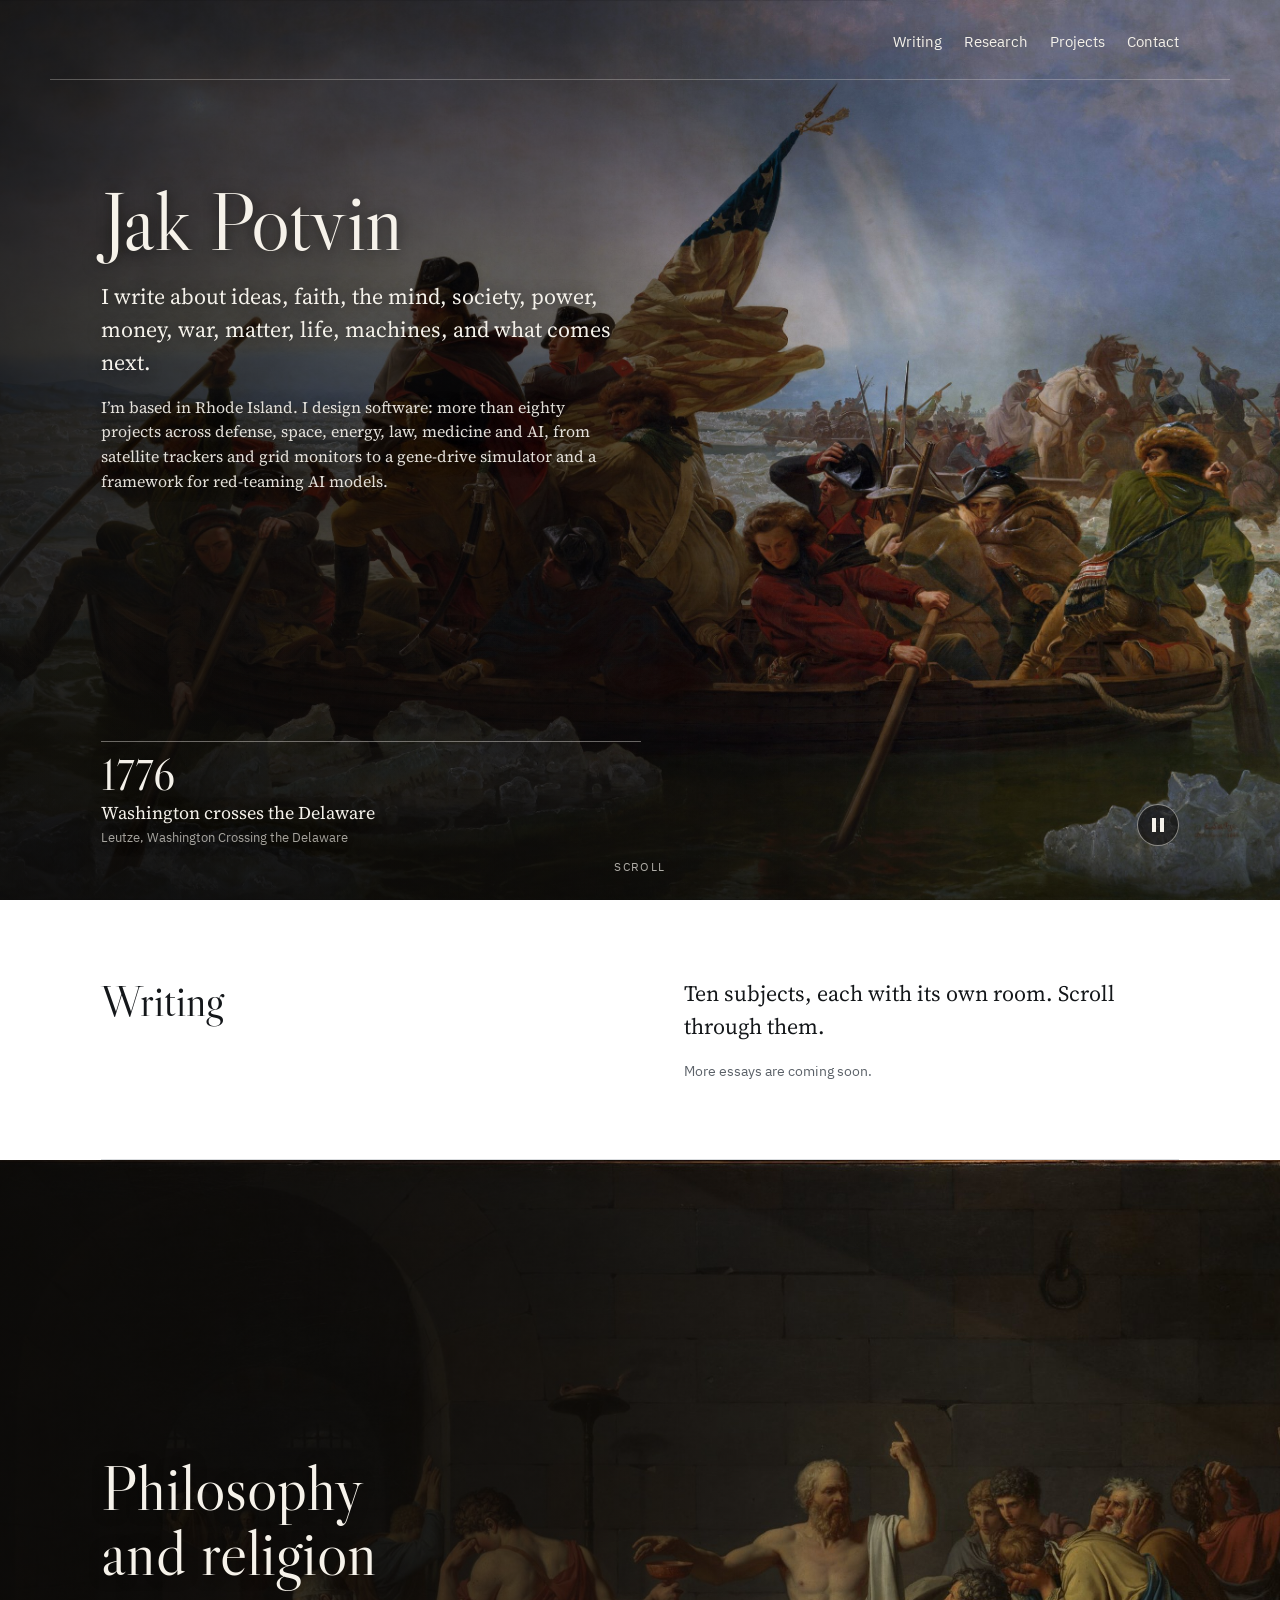
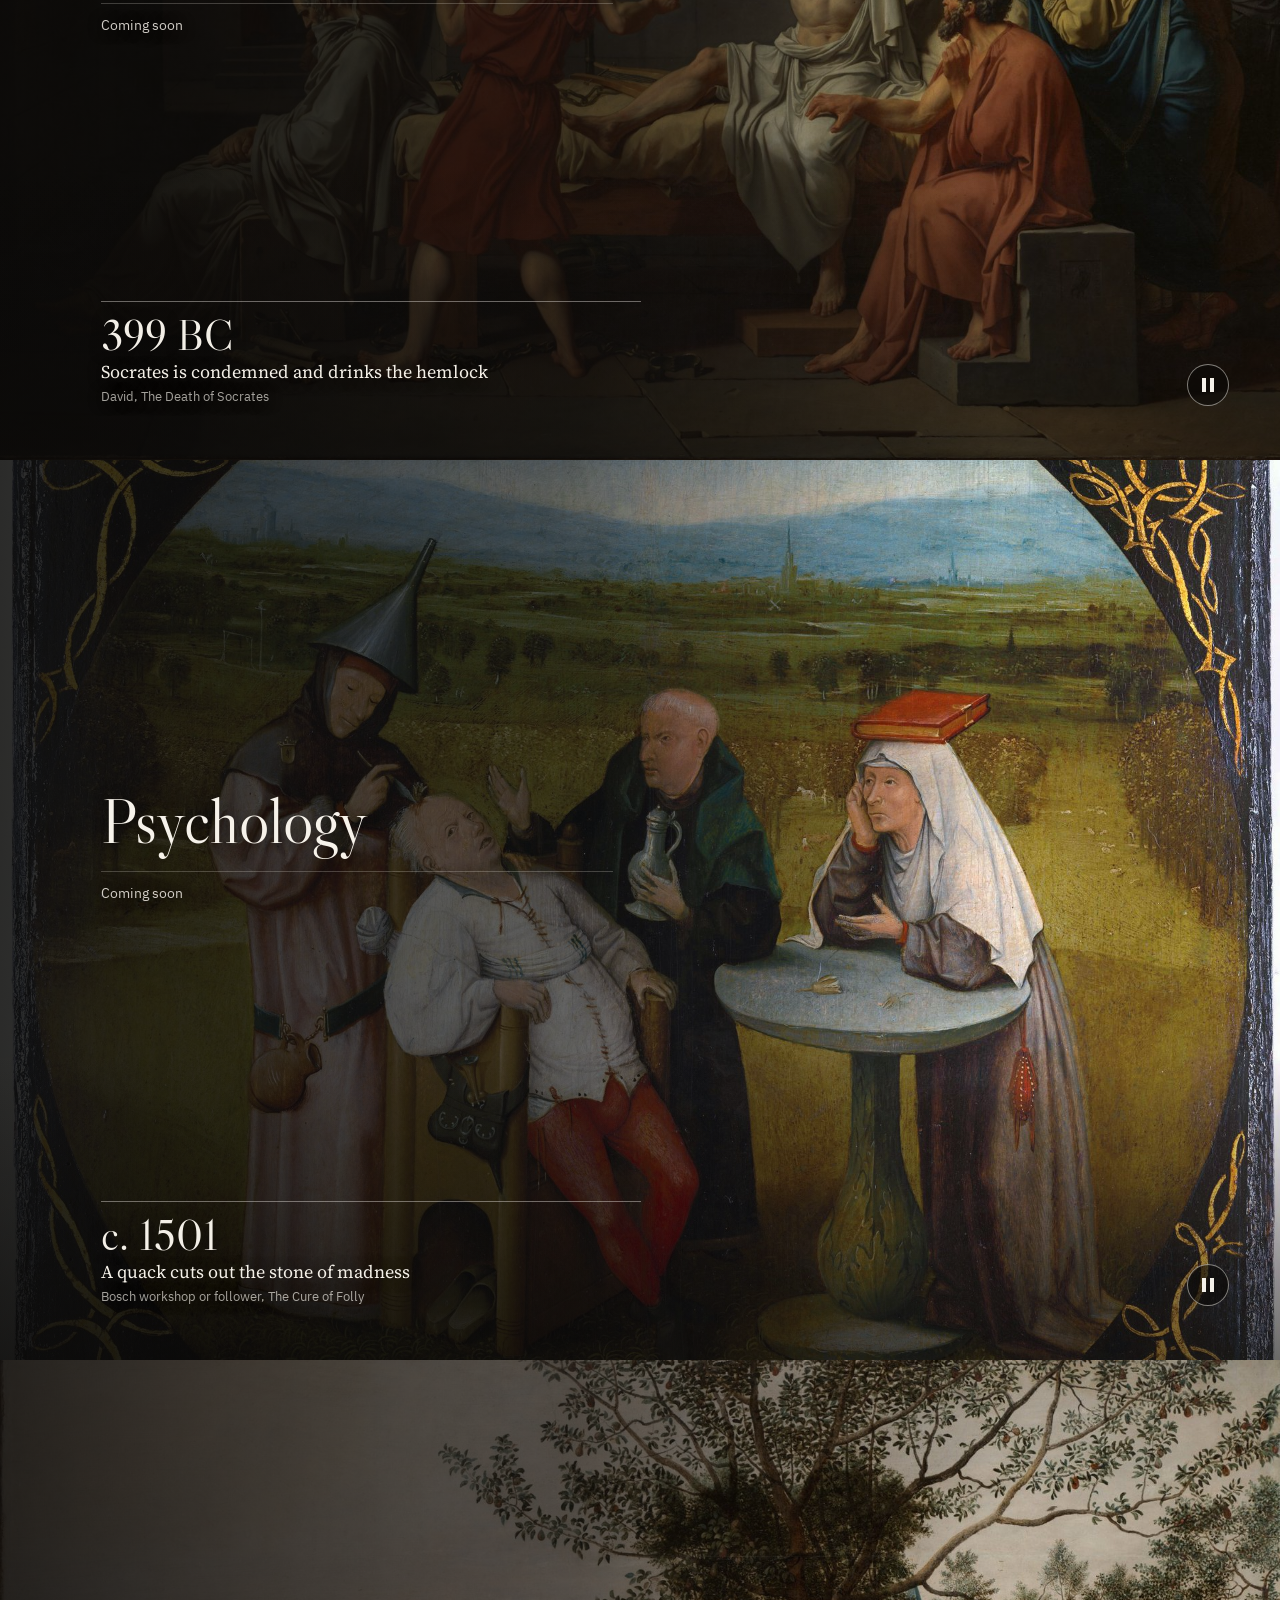
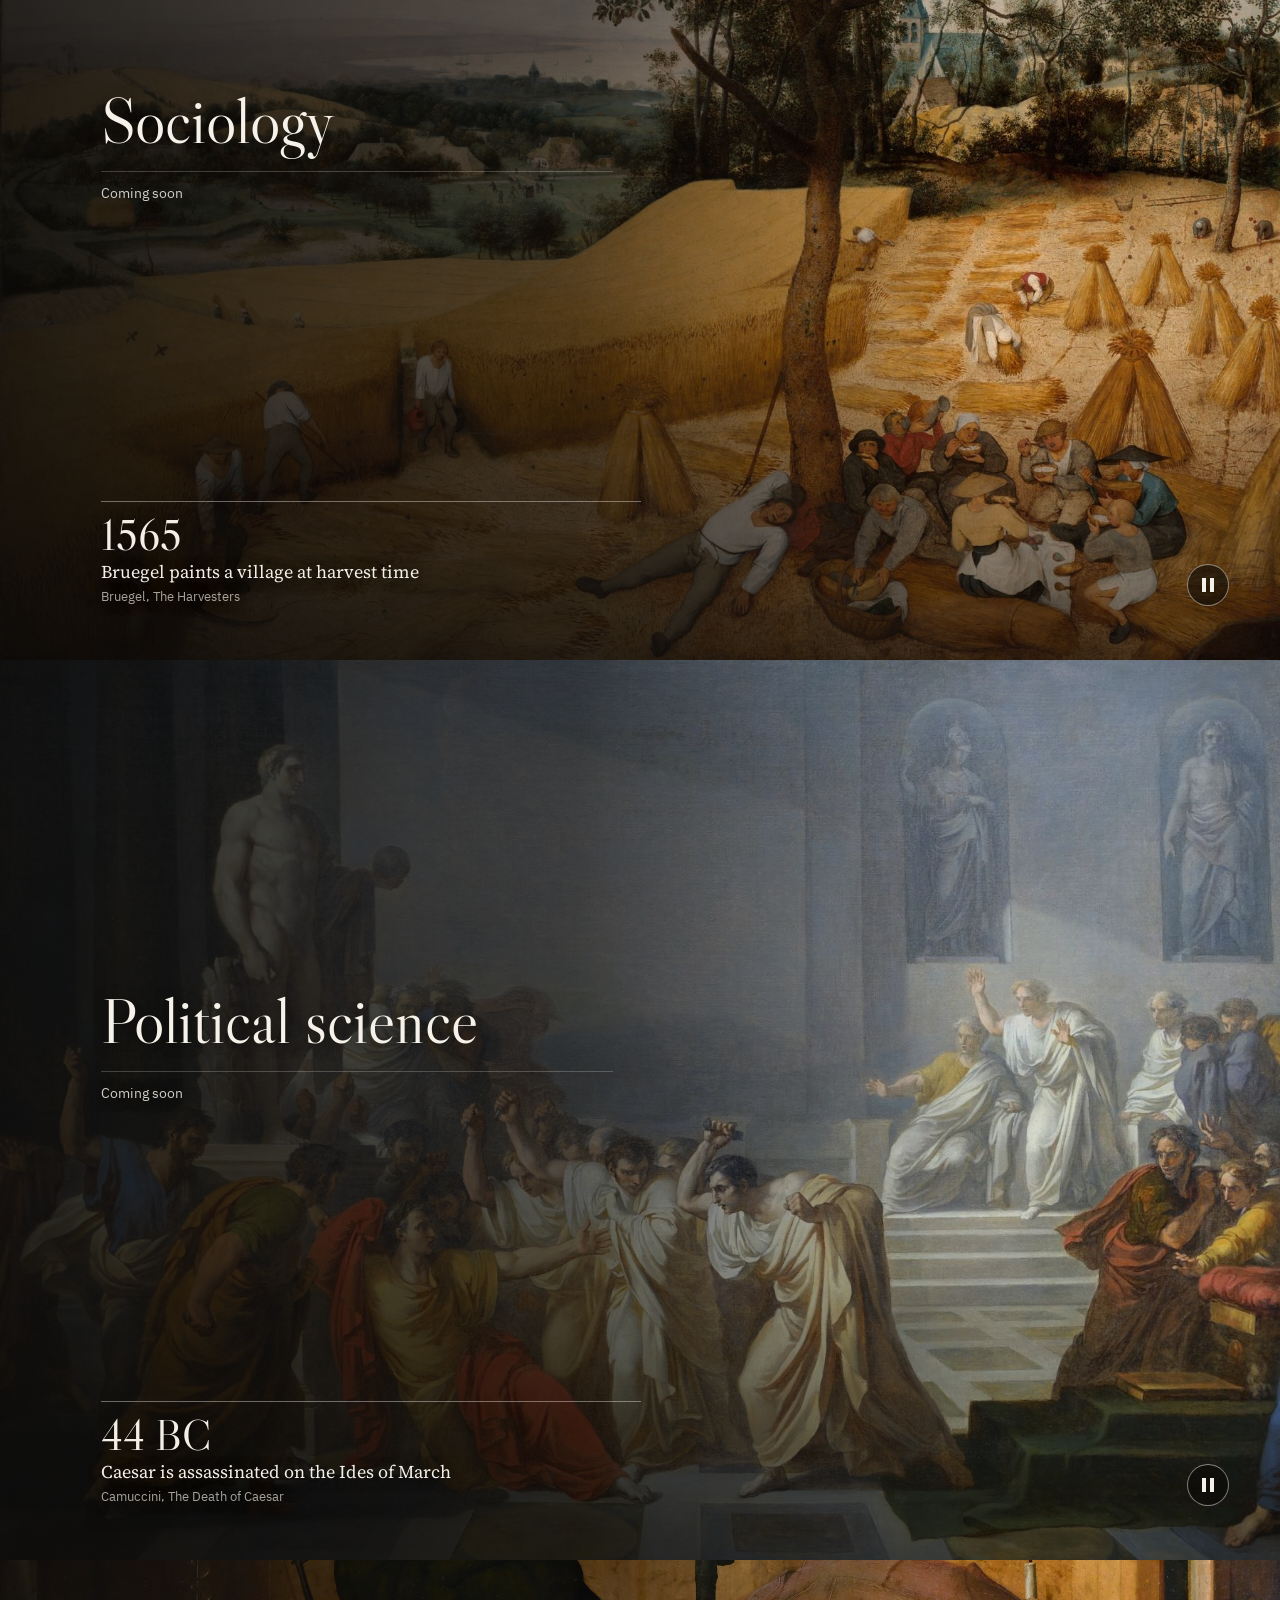
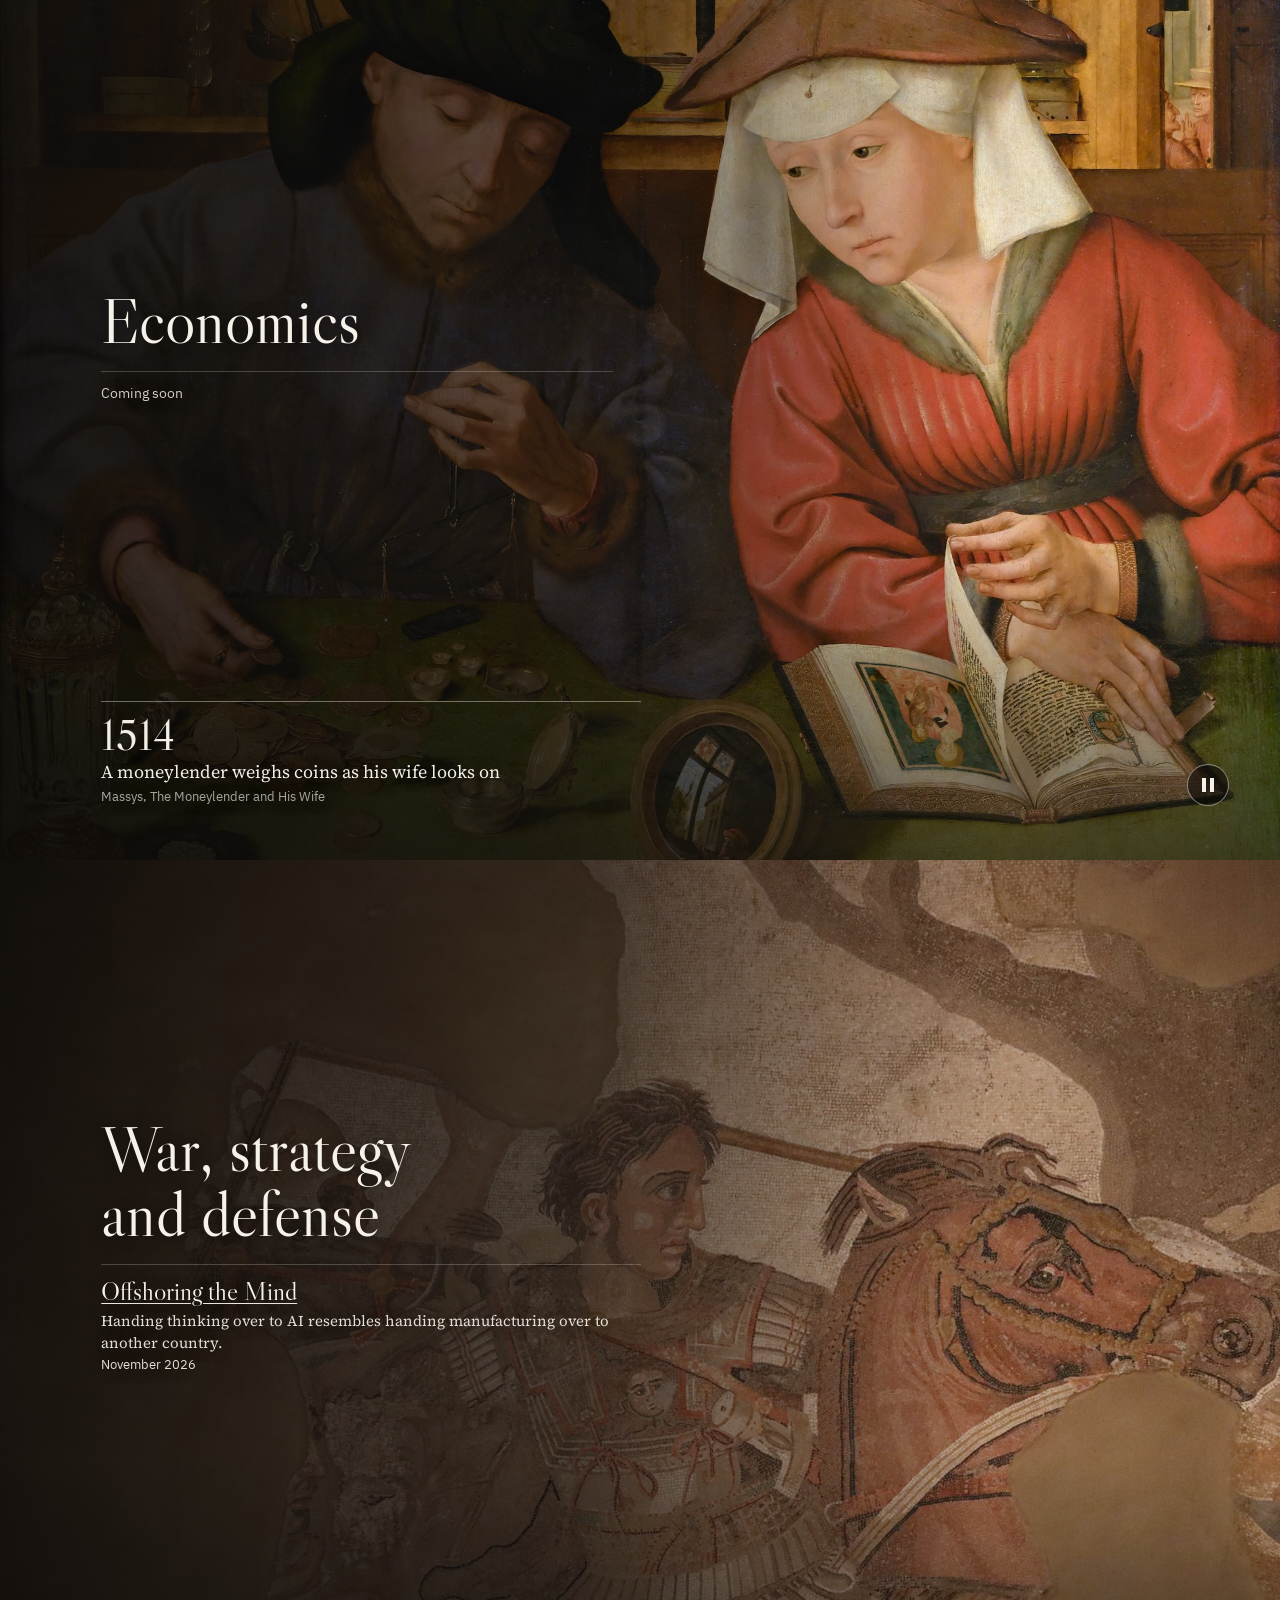
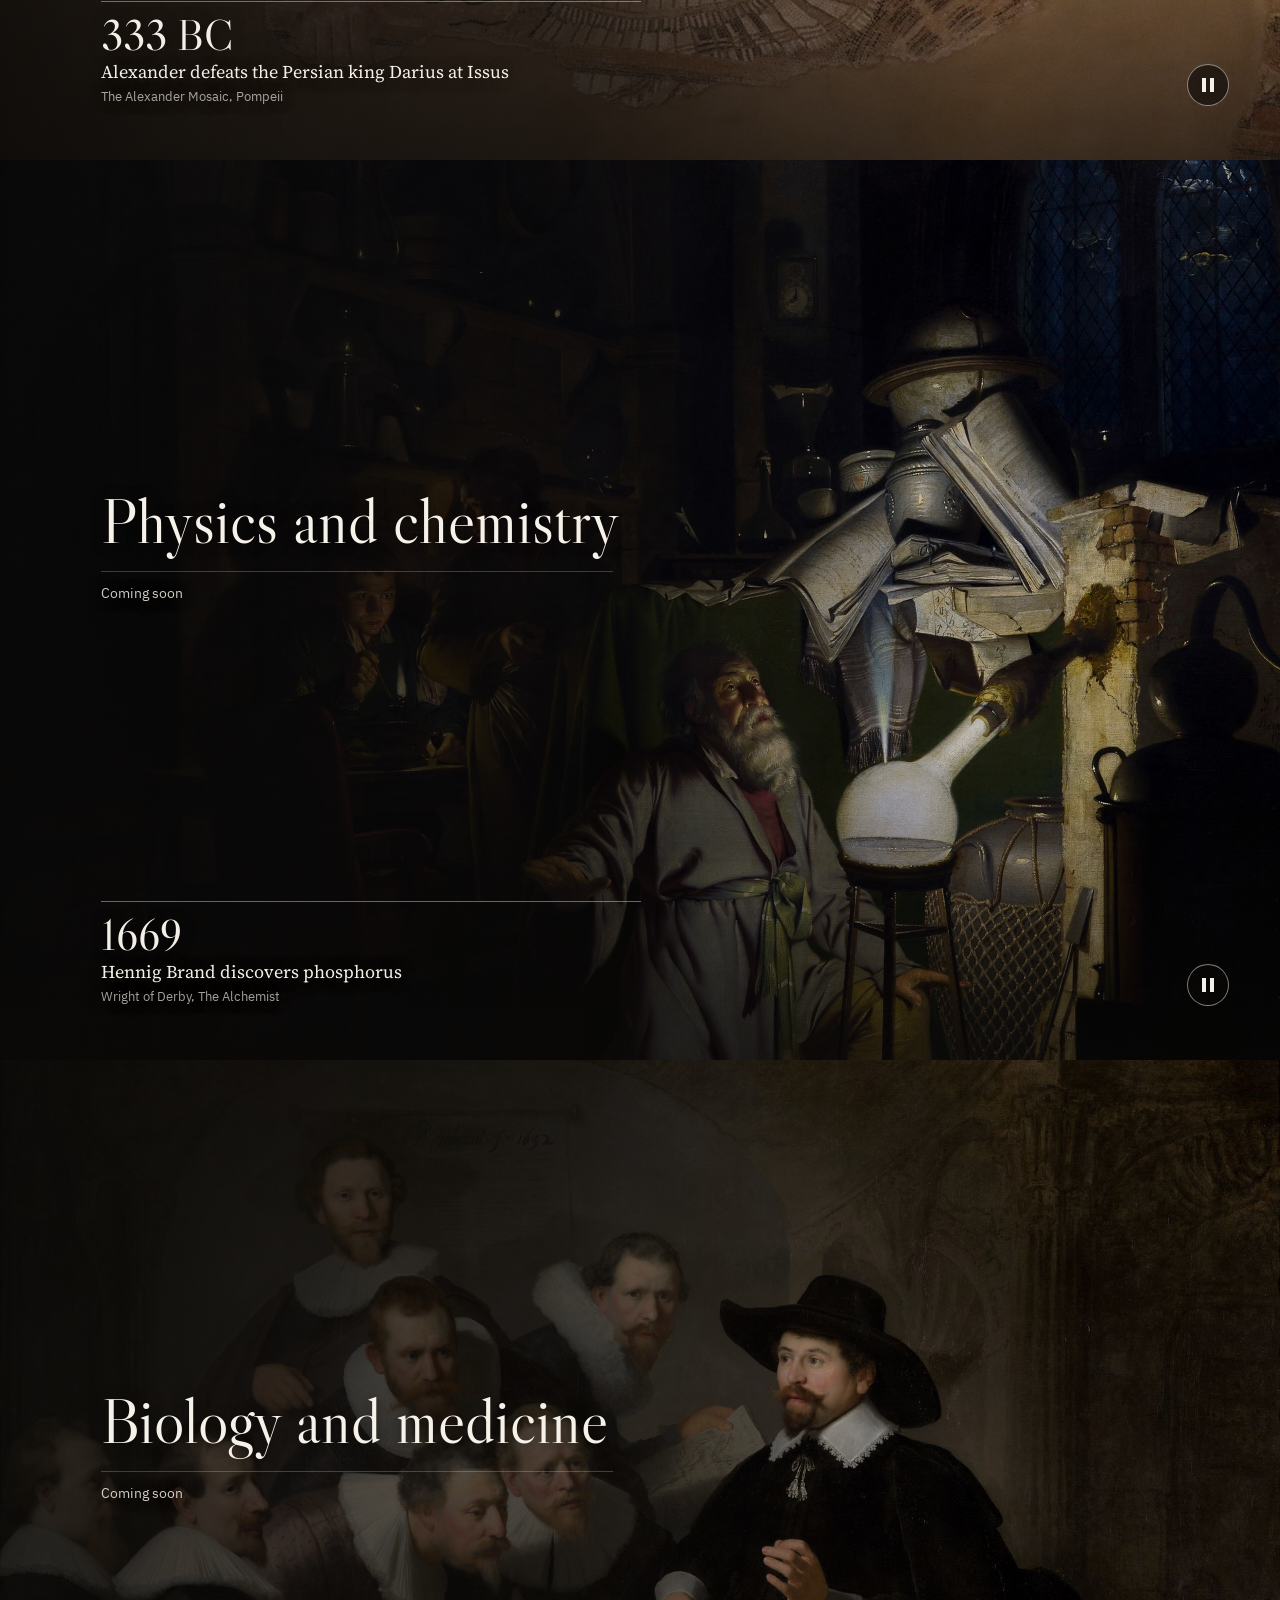
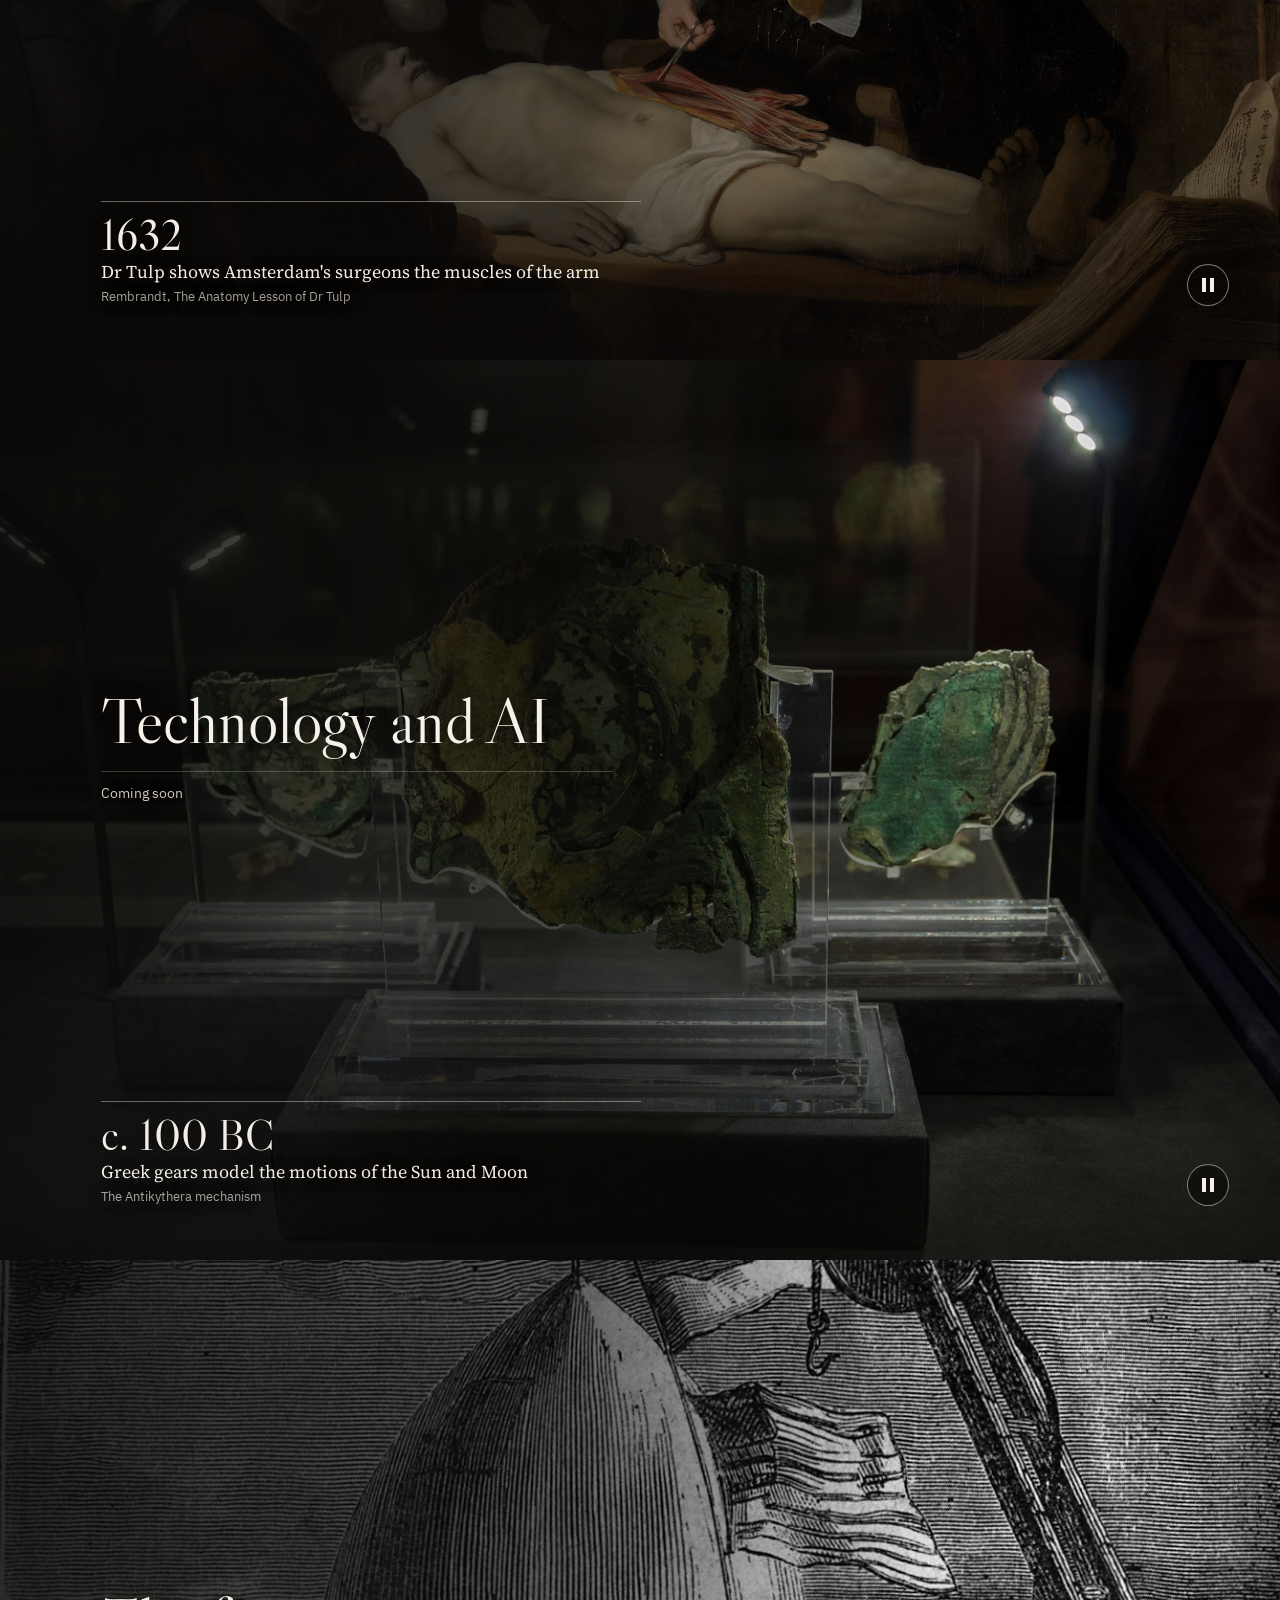
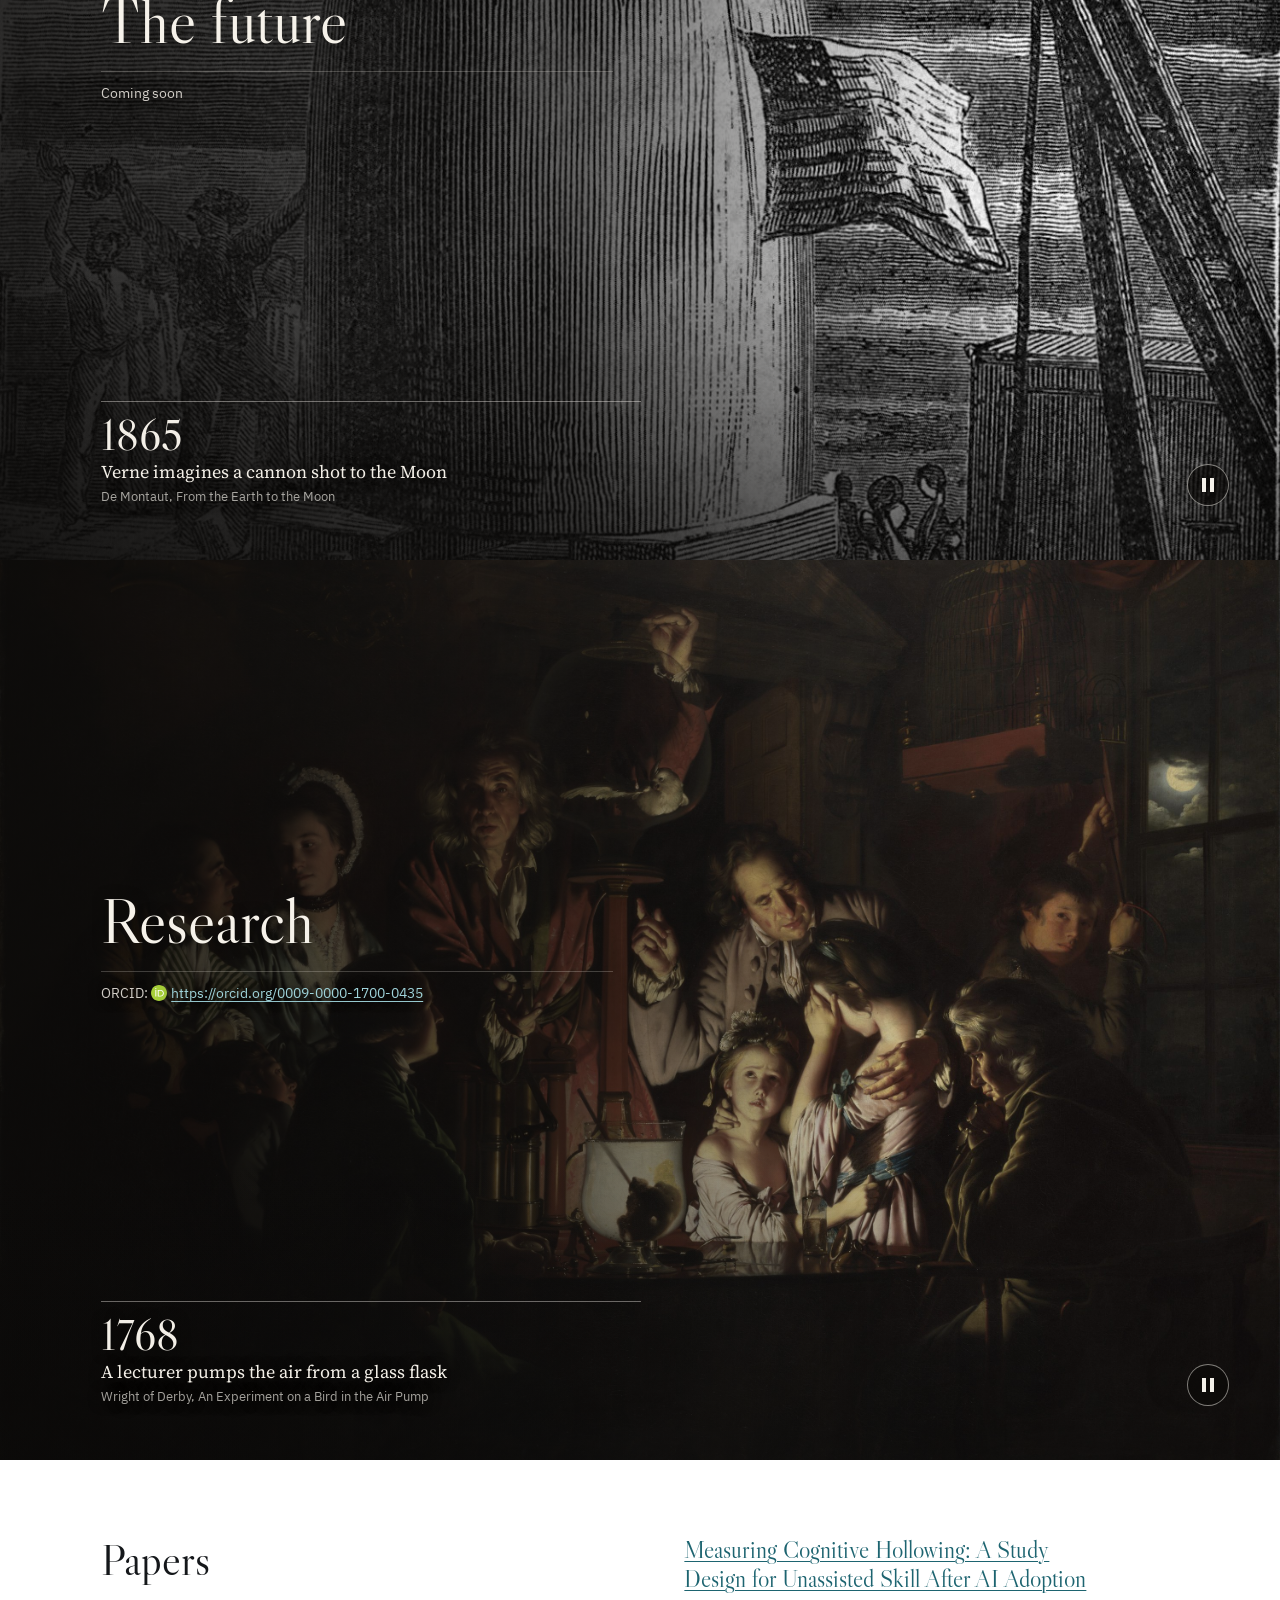
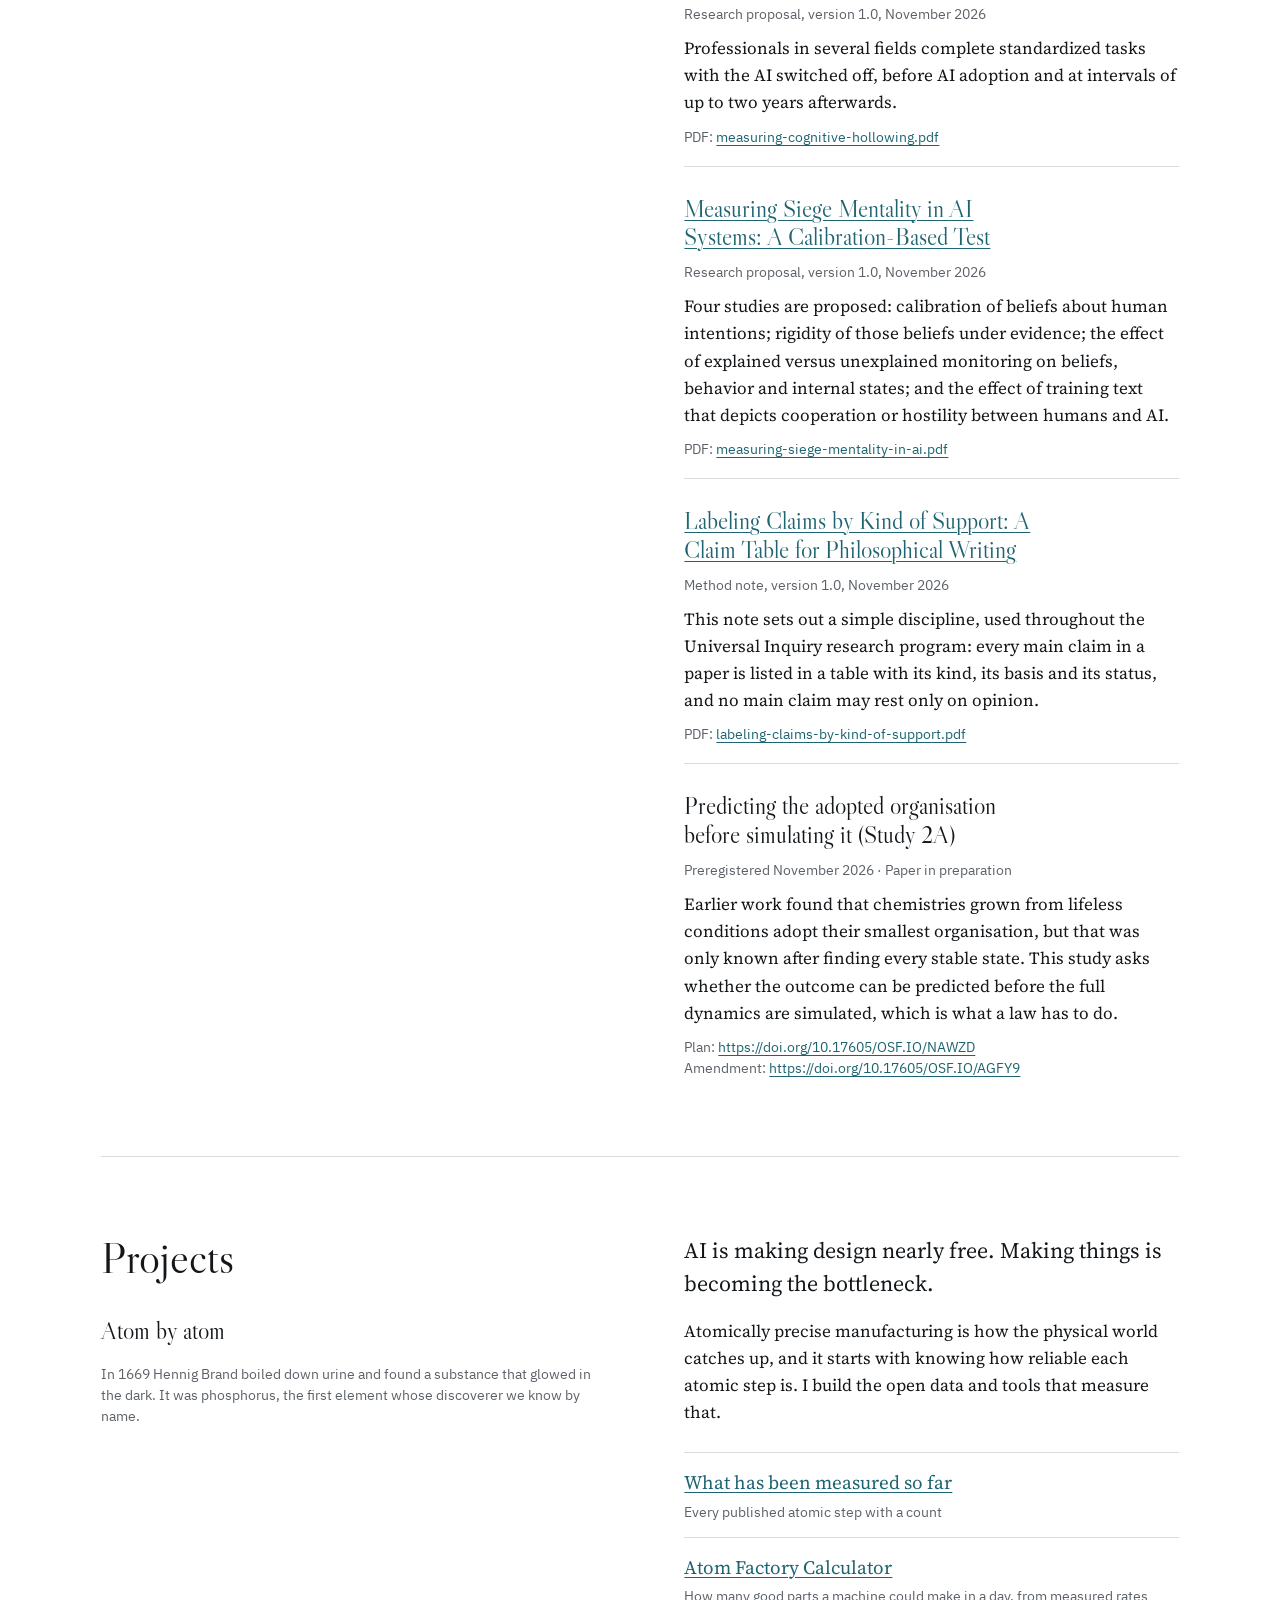
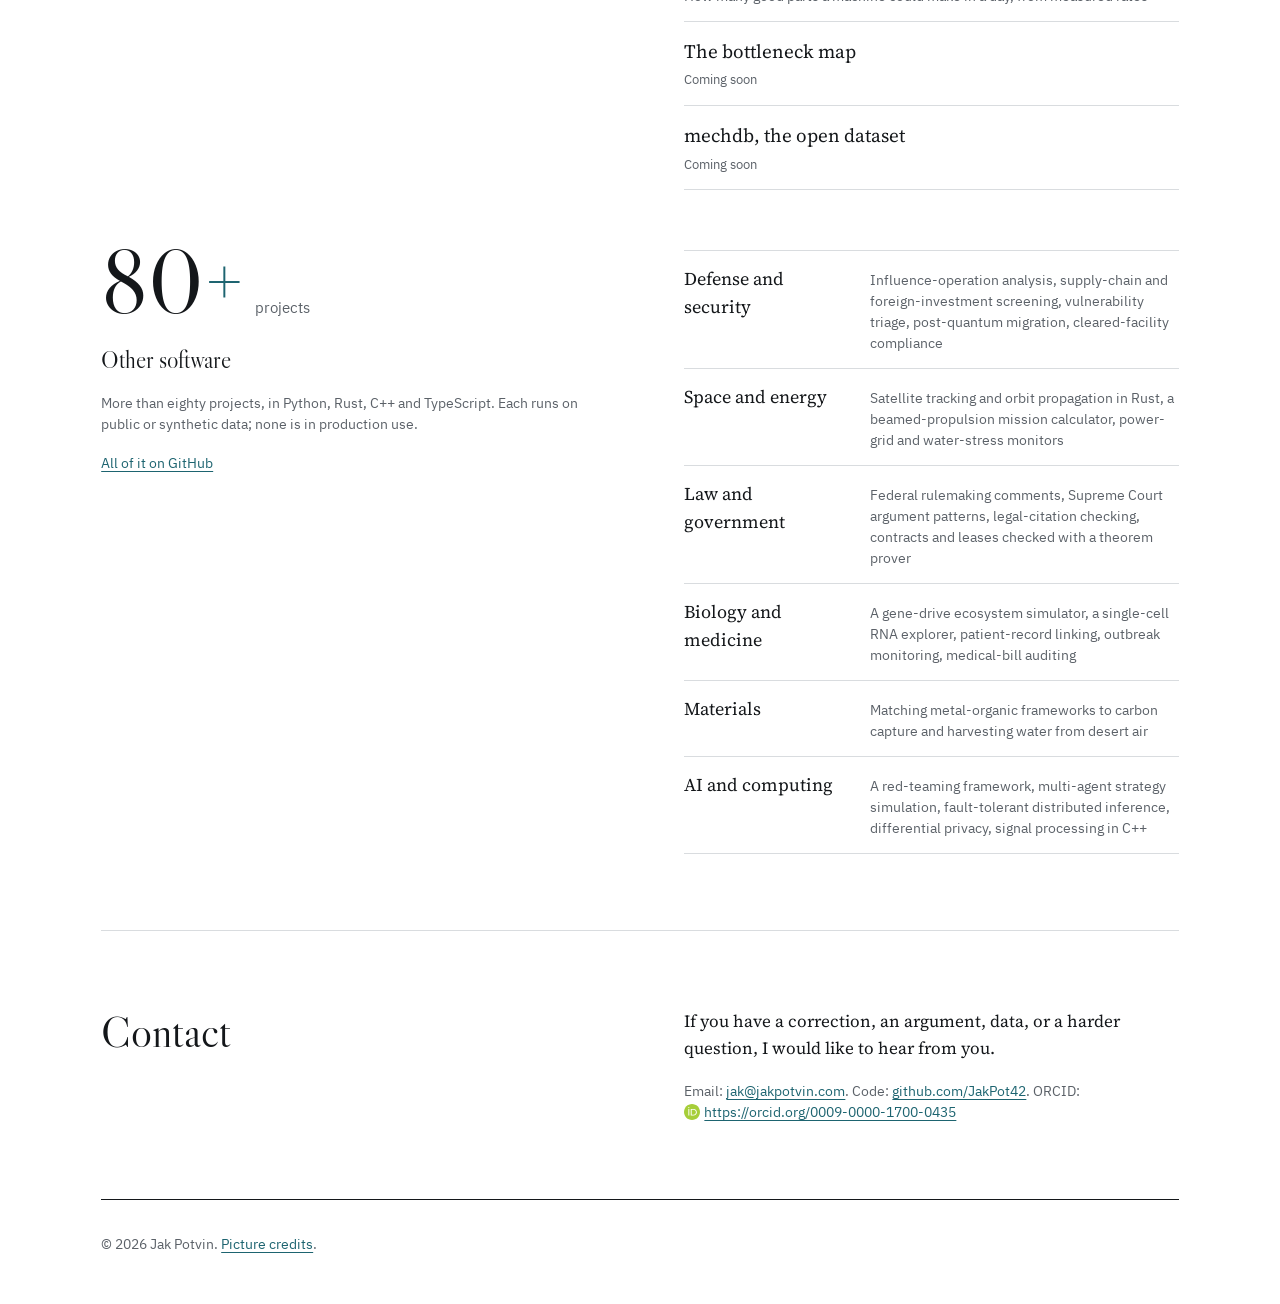
<file: site/index.html>
<!DOCTYPE html>
<html lang="en">
<head>
<meta charset="utf-8">
<meta name="viewport" content="width=device-width, initial-scale=1">
<title>Jak Potvin</title>
<meta name="description" content="Jak Potvin: open data and tools for atom-by-atom manufacturing, and essays on philosophy, religion, psychology, sociology, politics, economics, war, physics, biology, medicine, technology and the future.">
<link rel="canonical" href="https://jakpotvin.com/">
<meta property="og:type" content="website">
<meta property="og:site_name" content="Jak Potvin">
<meta property="og:title" content="Jak Potvin">
<meta property="og:description" content="Jak Potvin: open data and tools for atom-by-atom manufacturing, and essays on philosophy, religion, psychology, sociology, politics, economics, war, physics, biology, medicine, technology and the future.">
<meta property="og:url" content="https://jakpotvin.com/">
<meta property="og:image" content="https://jakpotvin.com/assets/card.jpg">
<meta property="og:image:width" content="1200">
<meta property="og:image:height" content="630">
<meta property="og:image:alt" content="Jak Potvin, over a detail of Leutze, Washington Crossing the Delaware">
<meta name="twitter:card" content="summary_large_image">
<script type="application/ld+json">{"@context":"https://schema.org","@type":"Person","name":"Jak Potvin","jobTitle":"Researcher and software designer","url":"https://jakpotvin.com/","sameAs":["https://github.com/JakPot42","https://orcid.org/0009-0000-1700-0435"]}</script>
<script type="application/ld+json">{"@context":"https://schema.org","@type":"WebSite","name":"Jak Potvin","url":"https://jakpotvin.com/"}</script>
<link rel="me" href="https://orcid.org/0009-0000-1700-0435">
<link rel="stylesheet" href="assets/fonts/fonts.css?v=bcb76e92e5">
<link rel="stylesheet" href="assets/site.css?v=53a1451212">
<link rel="icon" href="favicon.svg" type="image/svg+xml">
<link rel="icon" href="favicon.ico" sizes="32x32">
</head>
<body class="home">
<div class="wrap">
<header class="top"><a class="name" href="index.html">Jak Potvin</a><nav aria-label="Site"><a href="index.html#writing">Writing</a><a href="index.html#research">Research</a><a href="index.html#projects">Projects</a><a href="index.html#contact">Contact</a></nav></header>

<section class="intro" id="intro" aria-label="Introduction">
<div class="intro-stage">
<div class="hero">
<div class="slides" aria-hidden="true">
<figure class="slide on" data-yr="1776" data-what="Washington crosses the Delaware" data-subj="War, strategy and defense" data-href="#s-warfare" data-credit="Leutze, Washington Crossing the Delaware" data-no="XVI"><img class="art" src="assets/img/washington-crossing.jpg" fetchpriority="high" alt="" style="--w:3000;--h:1922;--pos:35% 45%;object-position:35% 45%"></figure><figure class="slide" data-yr="c. 1666" data-what="Newton splits white light with a prism" data-subj="" data-href="" data-credit="Figuier, Newton and the prism" data-no="XI"><img class="art" data-src="assets/img/newton-prism.jpg" alt="" style="--w:2560;--h:1638;--pos:50% 45%;object-position:50% 45%"></figure><figure class="slide" data-yr="1772" data-what="Rhode Islanders burn the British ship Gaspee" data-subj="" data-href="" data-credit="Brownell, The Burning of the Gaspee" data-no="XIV"><img class="art" data-src="assets/img/gaspee-burning.jpg" alt="" style="--w:2560;--h:1608;--pos:45% 45%;object-position:45% 45%"></figure><figure class="slide" data-yr="1783" data-what="Charles and Robert fly the first hydrogen balloon to carry people" data-subj="" data-href="" data-credit="Charles and Robert&#x27;s balloon" data-no="XVII"><img class="art" data-src="assets/img/balloon-1783.jpg" alt="" style="--w:2560;--h:2032;--pos:60% 35%;object-position:60% 35%"></figure><figure class="slide" data-yr="1812" data-what="USS Constitution defeats HMS Guerriere" data-subj="" data-href="" data-credit="Birch, Constitution and Guerrière" data-no="XX"><img class="art" data-src="assets/img/constitution-guerriere.jpg" alt="" style="--w:2217;--h:1710;--pos:58% 60%;object-position:58% 60%"></figure><figure class="slide" data-yr="1846" data-what="Surgeons operate under ether for the first time in public" data-subj="" data-href="" data-credit="Hinckley, The First Operation Under Ether" data-no="XXIII"><img class="art" data-src="assets/img/ether-first-operation.jpg" alt="" style="--w:2560;--h:2079;--pos:45% 55%;object-position:45% 55%"></figure><figure class="slide" data-yr="1859" data-what="London builds Bazalgette&#x27;s main drainage sewers" data-subj="" data-href="" data-credit="Illustrated London News, The main drainage" data-no="XXV"><img class="art" data-src="assets/img/london-sewers-1859.jpg" alt="" style="--w:2000;--h:1517;--pos:55% 40%;object-position:55% 40%"></figure><figure class="slide" data-yr="1903" data-what="The Wright brothers make the first powered flight" data-subj="" data-href="" data-credit="Daniels, The first flight" data-no="XXIX"><img class="art" data-src="assets/img/wright-first-flight.jpg" alt="" style="--w:3000;--h:1872;--pos:58% 40%;object-position:58% 40%"></figure><figure class="slide" data-yr="1928" data-what="Fleming discovers penicillin" data-subj="" data-href="" data-credit="Gabain, Sir Alexander Fleming" data-no="XXXIII"><img class="art" data-src="assets/img/fleming-gabain.jpg" alt="" style="--w:2970;--h:2360;--pos:35% 45%;object-position:35% 45%"></figure><figure class="slide" data-yr="1949" data-what="Marshall Plan aid arrives in France to help it rebuild" data-subj="" data-href="" data-credit="ECA, Marshall Plan aid in France" data-no="XXXVI"><img class="art" data-src="assets/img/marshall-plan-france.jpg" alt="" style="--w:1946;--h:1594;--pos:50% 50%;object-position:50% 50%"></figure><figure class="slide" data-yr="1957" data-what="Laika becomes the first animal to orbit the Earth" data-subj="" data-href="" data-credit="Museum of Cosmonautics, Laika" data-no="XXXVII"><img class="art" data-src="assets/img/laika-1957.jpg" alt="" style="--w:1600;--h:1106;--pos:70% 40%;object-position:70% 40%"></figure><figure class="slide" data-yr="1960" data-what="Von Braun becomes the first director of NASA&#x27;s Marshall Space Flight Center" data-subj="" data-href="" data-credit="NASA, Von Braun at Marshall" data-no="XXXVIII"><img class="art" data-src="assets/img/von-braun-office.jpg" alt="" style="--w:3000;--h:2315;--pos:65% 40%;object-position:65% 40%"></figure><figure class="slide" data-yr="1968" data-what="Apollo 8 sees the Earth rise over the Moon" data-subj="" data-href="" data-credit="Anders, Earthrise" data-no="XL"><img class="art" data-src="assets/img/earthrise-apollo8.jpg" alt="" style="--w:3000;--h:1924;--pos:56% 45%;object-position:56% 45%"></figure><figure class="slide" data-yr="2007" data-what="Steve Jobs introduces the iPhone" data-subj="" data-href="" data-credit="Patterson, Jobs and the iPhone" data-no="XLII"><img class="art" data-src="assets/img/iphone-2007.jpg" alt="" style="--w:1936;--h:1296;--pos:55% 45%;object-position:55% 45%"></figure><figure class="slide" data-yr="2021" data-what="An F-22 Raptor banks over a New Hampshire air show" data-subj="" data-href="" data-credit="Tucker, F-22 Raptor" data-no="XLVII"><img class="art" data-src="assets/img/f22-raptor.jpg" alt="" style="--w:2000;--h:1333;--pos:60% 45%;object-position:60% 45%"></figure><figure class="slide" data-yr="2024" data-what="SpaceX catches a returning booster with the launch tower&#x27;s arms" data-subj="" data-href="" data-credit="Jurvetson, The booster caught" data-no="XLIX"><img class="art" data-src="assets/img/starship-booster-catch.jpg" alt="" style="--w:3000;--h:2298;--pos:30% 6%;object-position:30% 6%"></figure>
</div>
<div class="shade" aria-hidden="true"></div>
<div class="intro-text">
<h1>Jak Potvin</h1>
<p class="lede">I write about ideas, faith, the mind, society, power, money, war, matter, life, machines, and what comes next.</p>
<p class="note">I’m based in Rhode Island. I design software: more than eighty projects across defense, space, energy, law, medicine and AI, from satellite trackers and grid monitors to a gene-drive simulator and a framework for red-teaming AI models.</p>
<nav class="intro-links" aria-label="Jump to"><a href="#projects">Projects</a> <a href="#writing">Writing</a> <a href="#research">Research</a></nav>
</div>
<div class="caption">
<span class="yr">1776</span>
<span class="what">Washington crosses the Delaware</span>
<span class="credit">Leutze, Washington Crossing the Delaware</span>
</div>
<p class="cue">Scroll</p>
</div>
</div>
</section>

<section id="writing" aria-labelledby="writing-h">
<div class="split">
<h2 id="writing-h">Writing</h2>
<div class="stack">
<p class="lede">Ten subjects, each with its own room. Scroll through them.</p>
<p class="small">More essays are coming soon.</p>
</div>
</div>
</section>
<div class="rooms"><section class="room" id="s-philosophy" aria-labelledby="s-philosophy-h"><div class="room-stick"><div class="room-bg" aria-hidden="true"><div class="slides"><figure class="slide on" data-yr="399 BC" data-what="Socrates is condemned and drinks the hemlock" data-subj="Philosophy and religion" data-href="#s-philosophy" data-credit="David, The Death of Socrates" data-no="I"><img class="art" data-src="assets/img/death-of-socrates.jpg" alt="" style="--w:2000;--h:1319;--pos:55% 45%;object-position:55% 45%"><noscript><img class="art" src="assets/img/death-of-socrates.jpg" loading="lazy" alt="" style="--w:2000;--h:1319;--pos:55% 45%;object-position:55% 45%"></noscript></figure><figure class="slide" data-yr="c. 400" data-what="Augustine writes the Confessions" data-subj="Philosophy and religion" data-href="#s-philosophy" data-credit="Botticelli, Saint Augustine in His Study" data-no="V"><img class="art" data-src="assets/img/botticelli-augustine.jpg" alt="" style="--w:1775;--h:2758;--pos:50% 30%;object-position:50% 30%"></figure><figure class="slide" data-yr="c. 1817" data-what="Friedrich&#x27;s wanderer looks out over a sea of fog" data-subj="Philosophy and religion" data-href="#s-philosophy" data-credit="Friedrich, Wanderer above the Sea of Fog" data-no="XXII"><img class="art" data-src="assets/img/wanderer-sea-of-fog.jpg" alt="" style="--w:1920;--h:2463;--pos:50% 42%;object-position:50% 42%"></figure></div><div class="room-shade"></div></div><div class="room-words"><div class="room-text"><h2 id="s-philosophy-h">Philosophy and religion</h2><p class="room-soon">Coming soon</p></div><div class="caption"><span class="yr">399 BC</span> <span class="what">Socrates is condemned and drinks the hemlock</span> <span class="credit">David, The Death of Socrates</span></div></div></div></section><section class="room" id="s-psychology" aria-labelledby="s-psychology-h"><div class="room-stick"><div class="room-bg" aria-hidden="true"><div class="slides"><figure class="slide on" data-yr="c. 1501" data-what="A quack cuts out the stone of madness" data-subj="Psychology" data-href="#s-psychology" data-credit="Bosch workshop or follower, The Cure of Folly" data-no="VII"><img class="art" data-src="assets/img/bosch-cure-of-folly.jpg" alt="" style="--w:1920;--h:2695;--pos:50% 50%;object-position:50% 50%"><noscript><img class="art" src="assets/img/bosch-cure-of-folly.jpg" loading="lazy" alt="" style="--w:1920;--h:2695;--pos:50% 50%;object-position:50% 50%"></noscript></figure><figure class="slide" data-yr="c. 1815" data-what="Goya paints the inmates of a madhouse" data-subj="Psychology" data-href="#s-psychology" data-credit="Goya, The Madhouse" data-no="XXI"><img class="art" data-src="assets/img/goya-madhouse.jpg" alt="" style="--w:2000;--h:1285;--pos:58% 62%;object-position:58% 62%"></figure><figure class="slide" data-yr="c. 1921" data-what="Freud, the founder of psychoanalysis" data-subj="Psychology" data-href="#s-psychology" data-credit="Halberstadt, Sigmund Freud" data-no="XXXI"><img class="art" data-src="assets/img/freud-halberstadt.jpg" alt="" style="--w:1625;--h:2201;--pos:50% 4%;object-position:50% 4%"></figure></div><div class="room-shade"></div></div><div class="room-words"><div class="room-text"><h2 id="s-psychology-h">Psychology</h2><p class="room-soon">Coming soon</p></div><div class="caption"><span class="yr">c. 1501</span> <span class="what">A quack cuts out the stone of madness</span> <span class="credit">Bosch workshop or follower, The Cure of Folly</span></div></div></div></section><section class="room" id="s-sociology" aria-labelledby="s-sociology-h"><div class="room-stick"><div class="room-bg" aria-hidden="true"><div class="slides"><figure class="slide on" data-yr="1565" data-what="Bruegel paints a village at harvest time" data-subj="Sociology" data-href="#s-sociology" data-credit="Bruegel, The Harvesters" data-no="IX"><img class="art" data-src="assets/img/bruegel-harvesters.jpg" alt="" style="--w:1800;--h:1327;--pos:55% 60%;object-position:55% 60%"><noscript><img class="art" src="assets/img/bruegel-harvesters.jpg" loading="lazy" alt="" style="--w:1800;--h:1327;--pos:55% 60%;object-position:55% 60%"></noscript></figure><figure class="slide" data-yr="1884" data-what="Parisians of every class share a Sunday afternoon" data-subj="Sociology" data-href="#s-sociology" data-credit="Seurat, A Sunday on La Grande Jatte" data-no="XXVII"><img class="art" data-src="assets/img/seurat-grande-jatte.jpg" alt="" style="--w:1686;--h:1130;--pos:50% 50%;object-position:50% 50%"></figure><figure class="slide" data-yr="2017" data-what="Crowds cross at Shibuya, Tokyo" data-subj="Sociology" data-href="#s-sociology" data-credit="Shibuya Crossing, Tokyo" data-no="XLIV"><img class="art" data-src="assets/img/shibuya-crossing.jpg" alt="" style="--w:2000;--h:1333;--pos:55% 65%;object-position:55% 65%"></figure></div><div class="room-shade"></div></div><div class="room-words"><div class="room-text"><h2 id="s-sociology-h">Sociology</h2><p class="room-soon">Coming soon</p></div><div class="caption"><span class="yr">1565</span> <span class="what">Bruegel paints a village at harvest time</span> <span class="credit">Bruegel, The Harvesters</span></div></div></div></section><section class="room" id="s-politics" aria-labelledby="s-politics-h"><div class="room-stick"><div class="room-bg" aria-hidden="true"><div class="slides"><figure class="slide on" data-yr="44 BC" data-what="Caesar is assassinated on the Ides of March" data-subj="Political science" data-href="#s-politics" data-credit="Camuccini, The Death of Caesar" data-no="IV"><img class="art" data-src="assets/img/death-of-caesar.jpg" alt="" style="--w:2000;--h:1136;--pos:40% 62%;object-position:40% 62%"><noscript><img class="art" src="assets/img/death-of-caesar.jpg" loading="lazy" alt="" style="--w:2000;--h:1136;--pos:40% 62%;object-position:40% 62%"></noscript></figure><figure class="slide" data-yr="1215" data-what="King John seals Magna Carta at Runnymede" data-subj="Political science" data-href="#s-politics" data-credit="Magna Carta, 1215" data-no="VI"><img class="art" data-src="assets/img/magna-carta.jpg" alt="" style="--w:2000;--h:1333;--pos:50% 40%;object-position:50% 40%"></figure><figure class="slide" data-yr="1989" data-what="The Berlin Wall is opened at the Brandenburg Gate" data-subj="Political science" data-href="#s-politics" data-credit="U.S. Air Force, The Berlin Wall opened" data-no="XLI"><img class="art" data-src="assets/img/berlin-wall-1989.jpg" alt="" style="--w:2000;--h:1333;--pos:55% 55%;object-position:55% 55%"></figure></div><div class="room-shade"></div></div><div class="room-words"><div class="room-text"><h2 id="s-politics-h">Political science</h2><p class="room-soon">Coming soon</p></div><div class="caption"><span class="yr">44 BC</span> <span class="what">Caesar is assassinated on the Ides of March</span> <span class="credit">Camuccini, The Death of Caesar</span></div></div></div></section><section class="room" id="s-economics" aria-labelledby="s-economics-h"><div class="room-stick"><div class="room-bg" aria-hidden="true"><div class="slides"><figure class="slide on" data-yr="1514" data-what="A moneylender weighs coins as his wife looks on" data-subj="Economics" data-href="#s-economics" data-credit="Massys, The Moneylender and His Wife" data-no="VIII"><img class="art" data-src="assets/img/massys-moneylender.jpg" alt="" style="--w:1920;--h:2021;--pos:50% 60%;object-position:50% 60%"><noscript><img class="art" src="assets/img/massys-moneylender.jpg" loading="lazy" alt="" style="--w:1920;--h:2021;--pos:50% 60%;object-position:50% 60%"></noscript></figure><figure class="slide" data-yr="1776" data-what="Adam Smith publishes The Wealth of Nations" data-subj="Economics" data-href="#s-economics" data-credit="Stoddart, Adam Smith" data-no="XV"><img class="art" data-src="assets/img/adam-smith-statue.jpg" alt="" style="--w:1920;--h:2877;--pos:66% 10%;object-position:66% 10%"></figure><figure class="slide" data-yr="1913" data-what="Ford&#x27;s moving assembly line begins" data-subj="Economics" data-href="#s-economics" data-credit="Ford assembly line, 1913" data-no="XXX"><img class="art" data-src="assets/img/ford-assembly-line.jpg" alt="" style="--w:2000;--h:1443;--pos:45% 50%;object-position:45% 50%"></figure></div><div class="room-shade"></div></div><div class="room-words"><div class="room-text"><h2 id="s-economics-h">Economics</h2><p class="room-soon">Coming soon</p></div><div class="caption"><span class="yr">1514</span> <span class="what">A moneylender weighs coins as his wife looks on</span> <span class="credit">Massys, The Moneylender and His Wife</span></div></div></div></section><section class="room" id="s-warfare" aria-labelledby="s-warfare-h"><div class="room-stick"><div class="room-bg" aria-hidden="true"><div class="slides"><figure class="slide on" data-yr="333 BC" data-what="Alexander defeats the Persian king Darius at Issus" data-subj="War, strategy and defense" data-href="#s-warfare" data-credit="The Alexander Mosaic, Pompeii" data-no="II"><img class="art" data-src="assets/img/alexander-mosaic.jpg" alt="" style="--w:2000;--h:1333;--pos:52% 40%;object-position:52% 40%"><noscript><img class="art" src="assets/img/alexander-mosaic.jpg" loading="lazy" alt="" style="--w:2000;--h:1333;--pos:52% 40%;object-position:52% 40%"></noscript></figure><figure class="slide" data-yr="1800" data-what="Napoleon crosses the Alps" data-subj="War, strategy and defense" data-href="#s-warfare" data-credit="David, Napoleon Crossing the Alps" data-no="XIX"><img class="art" data-src="assets/img/napoleon-alps.jpg" alt="" style="--w:1920;--h:2294;--pos:60% 30%;object-position:60% 30%"></figure><figure class="slide" data-yr="1945" data-what="Marines raise the flag on Iwo Jima" data-subj="War, strategy and defense" data-href="#s-warfare" data-credit="Rosenthal, Raising the Flag on Iwo Jima" data-no="XXXIV"><img class="art" data-src="assets/img/iwo-jima.jpg" alt="" style="--w:1944;--h:1561;--pos:45% 50%;object-position:45% 50%"></figure></div><div class="room-shade"></div></div><div class="room-words"><div class="room-text"><h2 id="s-warfare-h">War, strategy and defense</h2><ul class="room-essays"><li><a href="essays/offshoring-the-mind/">Offshoring the Mind</a><span class="d">Handing thinking over to AI resembles handing manufacturing over to another country.</span><span class="when">November 2026</span></li></ul></div><div class="caption"><span class="yr">333 BC</span> <span class="what">Alexander defeats the Persian king Darius at Issus</span> <span class="credit">The Alexander Mosaic, Pompeii</span></div></div></div></section><section class="room" id="s-physics" aria-labelledby="s-physics-h"><div class="room-stick"><div class="room-bg" aria-hidden="true"><div class="slides"><figure class="slide on" data-yr="1669" data-what="Hennig Brand discovers phosphorus" data-subj="Physics and chemistry" data-href="#s-physics" data-credit="Wright of Derby, The Alchemist" data-no="XII"><img class="art" data-src="assets/img/alchemist-full.jpg" alt="" style="--w:1920;--h:2490;--pos:60% 70%;object-position:60% 70%"><noscript><img class="art" src="assets/img/alchemist-full.jpg" loading="lazy" alt="" style="--w:1920;--h:2490;--pos:60% 70%;object-position:60% 70%"></noscript></figure><figure class="slide" data-yr="1855" data-what="Faraday gives a Christmas lecture at the Royal Institution" data-subj="Physics and chemistry" data-href="#s-physics" data-credit="After Blaikley, Faraday Lecturing" data-no="XXIV"><img class="art" data-src="assets/img/faraday-lecture.jpg" alt="" style="--w:1932;--h:1404;--pos:62% 55%;object-position:62% 55%"></figure><figure class="slide" data-yr="2012" data-what="ATLAS helps find the Higgs boson" data-subj="Physics and chemistry" data-href="#s-physics" data-credit="The ATLAS detector, CERN" data-no="XLIII"><img class="art" data-src="assets/img/atlas-detector.jpg" alt="" style="--w:2000;--h:1333;--pos:60% 55%;object-position:60% 55%"></figure></div><div class="room-shade"></div></div><div class="room-words"><div class="room-text"><h2 id="s-physics-h">Physics and chemistry</h2><p class="room-soon">Coming soon</p></div><div class="caption"><span class="yr">1669</span> <span class="what">Hennig Brand discovers phosphorus</span> <span class="credit">Wright of Derby, The Alchemist</span></div></div></div></section><section class="room" id="s-biology" aria-labelledby="s-biology-h"><div class="room-stick"><div class="room-bg" aria-hidden="true"><div class="slides"><figure class="slide on" data-yr="1632" data-what="Dr Tulp shows Amsterdam&#x27;s surgeons the muscles of the arm" data-subj="Biology and medicine" data-href="#s-biology" data-credit="Rembrandt, The Anatomy Lesson of Dr Tulp" data-no="X"><img class="art" data-src="assets/img/rembrandt-anatomy-lesson.jpg" alt="" style="--w:2000;--h:1507;--pos:60% 42%;object-position:60% 42%"><noscript><img class="art" src="assets/img/rembrandt-anatomy-lesson.jpg" loading="lazy" alt="" style="--w:2000;--h:1507;--pos:60% 42%;object-position:60% 42%"></noscript></figure><figure class="slide" data-yr="1796" data-what="Jenner gives the first vaccination against smallpox" data-subj="Biology and medicine" data-href="#s-biology" data-credit="Hillemacher, Jenner Vaccinating a Boy" data-no="XVIII"><img class="art" data-src="assets/img/jenner-hillemacher.jpg" alt="" style="--w:2000;--h:1557;--pos:55% 50%;object-position:55% 50%"></figure><figure class="slide" data-yr="2020" data-what="The virus behind COVID-19, under the microscope" data-subj="Biology and medicine" data-href="#s-biology" data-credit="NIAID, SARS-CoV-2" data-no="XLVI"><img class="art" data-src="assets/img/sars-cov-2.jpg" alt="" style="--w:1920;--h:2560;--pos:50% 45%;object-position:50% 45%"></figure></div><div class="room-shade"></div></div><div class="room-words"><div class="room-text"><h2 id="s-biology-h">Biology and medicine</h2><p class="room-soon">Coming soon</p></div><div class="caption"><span class="yr">1632</span> <span class="what">Dr Tulp shows Amsterdam's surgeons the muscles of the arm</span> <span class="credit">Rembrandt, The Anatomy Lesson of Dr Tulp</span></div></div></div></section><section class="room" id="s-tech" aria-labelledby="s-tech-h"><div class="room-stick"><div class="room-bg" aria-hidden="true"><div class="slides"><figure class="slide on" data-yr="c. 100 BC" data-what="Greek gears model the motions of the Sun and Moon" data-subj="Technology and AI" data-href="#s-tech" data-credit="The Antikythera mechanism" data-no="III"><img class="art" data-src="assets/img/antikythera.jpg" alt="" style="--w:2000;--h:1325;--pos:50% 45%;object-position:50% 45%"><noscript><img class="art" src="assets/img/antikythera.jpg" loading="lazy" alt="" style="--w:2000;--h:1325;--pos:50% 45%;object-position:50% 45%"></noscript></figure><figure class="slide" data-yr="1946" data-what="ENIAC, the first general-purpose electronic computer, is unveiled" data-subj="Technology and AI" data-href="#s-tech" data-credit="U.S. Army, ENIAC" data-no="XXXV"><img class="art" data-src="assets/img/eniac.jpg" alt="" style="--w:2000;--h:1372;--pos:72% 50%;object-position:72% 50%"></figure><figure class="slide" data-yr="2018" data-what="Summit becomes the world&#x27;s fastest computer" data-subj="Technology and AI" data-href="#s-tech" data-credit="Summit, Oak Ridge" data-no="XLV"><img class="art" data-src="assets/img/summit-supercomputer.jpg" alt="" style="--w:2000;--h:1600;--pos:50% 45%;object-position:50% 45%"></figure></div><div class="room-shade"></div></div><div class="room-words"><div class="room-text"><h2 id="s-tech-h">Technology and AI</h2><p class="room-soon">Coming soon</p></div><div class="caption"><span class="yr">c. 100 BC</span> <span class="what">Greek gears model the motions of the Sun and Moon</span> <span class="credit">The Antikythera mechanism</span></div></div></div></section><section class="room" id="s-future" aria-labelledby="s-future-h"><div class="room-stick"><div class="room-bg" aria-hidden="true"><div class="slides"><figure class="slide on" data-yr="1865" data-what="Verne imagines a cannon shot to the Moon" data-subj="The future" data-href="#s-future" data-credit="De Montaut, From the Earth to the Moon" data-no="XXVI"><img class="art" data-src="assets/img/verne-earth-to-moon.jpg" alt="" style="--w:1338;--h:1964;--pos:50% 45%;object-position:50% 45%"><noscript><img class="art" src="assets/img/verne-earth-to-moon.jpg" loading="lazy" alt="" style="--w:1338;--h:1964;--pos:50% 45%;object-position:50% 45%"></noscript></figure><figure class="slide" data-yr="1963" data-what="Von Braun shows Kennedy the Saturn rocket" data-subj="The future" data-href="#s-future" data-credit="NASA, Kennedy and von Braun" data-no="XXXIX"><img class="art" data-src="assets/img/kennedy-von-braun.jpg" alt="" style="--w:1920;--h:2453;--pos:55% 35%;object-position:55% 35%"></figure><figure class="slide" data-yr="2022" data-what="Webb&#x27;s first images show stars being born" data-subj="The future" data-href="#s-future" data-credit="NASA, Webb&#x27;s Cosmic Cliffs" data-no="XLVIII"><img class="art" data-src="assets/img/webb-cosmic-cliffs.jpg" alt="" style="--w:2000;--h:1158;--pos:50% 50%;object-position:50% 50%"></figure></div><div class="room-shade"></div></div><div class="room-words"><div class="room-text"><h2 id="s-future-h">The future</h2><p class="room-soon">Coming soon</p></div><div class="caption"><span class="yr">1865</span> <span class="what">Verne imagines a cannon shot to the Moon</span> <span class="credit">De Montaut, From the Earth to the Moon</span></div></div></div></section></div>
<div class="rooms"><section class="room research-room" id="research" aria-labelledby="research-h"><div class="room-stick"><div class="room-bg" aria-hidden="true"><div class="slides"><figure class="slide on" data-yr="1768" data-what="A lecturer pumps the air from a glass flask" data-subj="Research" data-href="#research" data-credit="Wright of Derby, An Experiment on a Bird in the Air Pump" data-no="XIII"><img class="art" data-src="assets/img/wright-air-pump.jpg" alt="" style="--w:3000;--h:2248;--pos:55% 45%;object-position:55% 45%"><noscript><img class="art" src="assets/img/wright-air-pump.jpg" loading="lazy" alt="" style="--w:3000;--h:2248;--pos:55% 45%;object-position:55% 45%"></noscript></figure><figure class="slide" data-yr="1885" data-what="Pasteur at work in his laboratory on a vaccine for rabies" data-subj="Research" data-href="#research" data-credit="Edelfelt, Louis Pasteur" data-no="XXVIII"><img class="art" data-src="assets/img/edelfelt-pasteur.jpg" alt="" style="--w:2560;--h:3107;--pos:46% 22%;object-position:46% 22%"></figure><figure class="slide" data-yr="1927" data-what="Einstein, Curie and Bohr meet to debate quantum physics" data-subj="Research" data-href="#research" data-credit="Couprie, The Solvay Conference" data-no="XXXII"><img class="art" data-src="assets/img/solvay-1927.jpg" alt="" style="--w:3000;--h:2171;--pos:56% 70%;object-position:56% 70%"></figure></div><div class="room-shade"></div></div><div class="room-words"><div class="room-text"><h2 id="research-h">Research</h2><p class="room-soon">ORCID: <a class="orcid" href="https://orcid.org/0009-0000-1700-0435" rel="me"><img src="assets/orcid-id.svg" width="16" height="16" alt="">https://orcid.org/0009-0000-1700-0435</a></p></div><div class="caption"><span class="yr">1768</span> <span class="what">A lecturer pumps the air from a glass flask</span> <span class="credit">Wright of Derby, An Experiment on a Bird in the Air Pump</span></div></div></div></section></div>
<section class="research-papers" aria-labelledby="papers-h">
<div class="split">
<div class="stack">
<h2 id="papers-h">Papers</h2>
</div>
<div class="stack papers">
<article class="paper">
<h3><a href="research/measuring-cognitive-hollowing/">Measuring Cognitive Hollowing: A Study Design for Unassisted Skill After AI Adoption</a></h3>
<p class="small">Research proposal, version 1.0, November 2026</p>
<p>Professionals in several fields complete standardized tasks with the AI switched off, before AI adoption and at intervals of up to two years afterwards.</p>
<p class="small">PDF: <a href="research/measuring-cognitive-hollowing/measuring-cognitive-hollowing.pdf">measuring-cognitive-hollowing.pdf</a></p>
</article>
<article class="paper">
<h3><a href="research/measuring-siege-mentality-in-ai/">Measuring Siege Mentality in AI Systems: A Calibration-Based Test</a></h3>
<p class="small">Research proposal, version 1.0, November 2026</p>
<p>Four studies are proposed: calibration of beliefs about human intentions; rigidity of those beliefs under evidence; the effect of explained versus unexplained monitoring on beliefs, behavior and internal states; and the effect of training text that depicts cooperation or hostility between humans and AI.</p>
<p class="small">PDF: <a href="research/measuring-siege-mentality-in-ai/measuring-siege-mentality-in-ai.pdf">measuring-siege-mentality-in-ai.pdf</a></p>
</article>
<article class="paper">
<h3><a href="research/labeling-claims-by-kind-of-support/">Labeling Claims by Kind of Support: A Claim Table for Philosophical Writing</a></h3>
<p class="small">Method note, version 1.0, November 2026</p>
<p>This note sets out a simple discipline, used throughout the Universal Inquiry research program: every main claim in a paper is listed in a table with its kind, its basis and its status, and no main claim may rest only on opinion.</p>
<p class="small">PDF: <a href="research/labeling-claims-by-kind-of-support/labeling-claims-by-kind-of-support.pdf">labeling-claims-by-kind-of-support.pdf</a></p>
</article>
<article class="paper">
<h3>Predicting the adopted organisation before simulating it (Study 2A)</h3>
<p class="small">Preregistered November 2026 · Paper in preparation</p>
<p>Earlier work found that chemistries grown from lifeless conditions adopt their smallest organisation, but that was only known after finding every stable state. This study asks whether the outcome can be predicted before the full dynamics are simulated, which is what a law has to do.</p>
<p class="small">Plan: <a href="https://doi.org/10.17605/OSF.IO/NAWZD">https://doi.org/10.17605/OSF.IO/NAWZD</a><br>Amendment: <a href="https://doi.org/10.17605/OSF.IO/AGFY9">https://doi.org/10.17605/OSF.IO/AGFY9</a></p>
</article>
</div>
</div>
</section>

<section id="projects" aria-labelledby="projects-h">
<div class="split">
<div class="stack">
<h2 id="projects-h">Projects</h2>
<h3 style="margin-top:18px">Atom by atom</h3>
<p class="small">In 1669 Hennig Brand boiled down urine and found a substance that glowed in the dark. It was phosphorus, the first element whose discoverer we know by name.</p>
</div>
<div class="stack">
<p class="lede">AI is making design nearly free. Making things is becoming the bottleneck.</p>
<p>Atomically precise manufacturing is how the physical world catches up, and it starts with knowing how reliable each atomic step is. I build the open data and tools that measure that.</p>
<ul class="links narrow">
<li><a class="t" href="atoms/index.html">What has been measured so far</a><span class="d">Every published atomic step with a count</span></li>
<li><a class="t" href="atoms/calculator/index.html">Atom Factory Calculator</a><span class="d">How many good parts a machine could make in a day, from measured rates</span></li>
<li><span class="t">The bottleneck map</span><span class="soon">Coming soon</span></li>
<li><span class="t">mechdb, the open dataset</span><span class="soon">Coming soon</span></li>
</ul>
</div>
</div>
<div class="split" style="margin-top:clamp(32px,4vw,56px)">
<div class="stack">
<p class="count"><span class="n" data-to="80">80</span><span class="plus">+</span> <span class="lab">projects</span></p>
<h3>Other software</h3>
<p class="small">More than eighty projects, in Python, Rust, C++ and TypeScript. Each runs on public or synthetic data; none is in production use.</p>
<p class="small"><a href="https://github.com/JakPot42?tab=repositories">All of it on GitHub</a></p>
</div>
<ul class="links areas">
<li><span class="t">Defense and security</span><span class="d">Influence-operation analysis, supply-chain and foreign-investment screening, vulnerability triage, post-quantum migration, cleared-facility compliance</span></li>
<li><span class="t">Space and energy</span><span class="d">Satellite tracking and orbit propagation in Rust, a beamed-propulsion mission calculator, power-grid and water-stress monitors</span></li>
<li><span class="t">Law and government</span><span class="d">Federal rulemaking comments, Supreme Court argument patterns, legal-citation checking, contracts and leases checked with a theorem prover</span></li>
<li><span class="t">Biology and medicine</span><span class="d">A gene-drive ecosystem simulator, a single-cell RNA explorer, patient-record linking, outbreak monitoring, medical-bill auditing</span></li>
<li><span class="t">Materials</span><span class="d">Matching metal-organic frameworks to carbon capture and harvesting water from desert air</span></li>
<li><span class="t">AI and computing</span><span class="d">A red-teaming framework, multi-agent strategy simulation, fault-tolerant distributed inference, differential privacy, signal processing in C++</span></li>
</ul>
</div>
</section>

<section id="contact" aria-labelledby="contact-h" style="border-bottom:1px solid var(--ink)">
<div class="split">
<h2 id="contact-h">Contact</h2>
<div class="stack">
<p>If you have a correction, an argument, data, or a harder question, I would like to hear from you.</p>
<p class="small">Email: <a href="mailto:jak@jakpotvin.com">jak@jakpotvin.com</a>. Code: <a href="https://github.com/JakPot42">github.com/JakPot42</a>. ORCID: <a class="orcid" href="https://orcid.org/0009-0000-1700-0435" rel="me"><img src="assets/orcid-id.svg" width="16" height="16" alt="">https://orcid.org/0009-0000-1700-0435</a></p>
</div>
</div>
</section>

<footer>© 2026 Jak Potvin. <a href="plates.html">Picture credits</a>.</footer>
</div>
<script>{const ps=document.querySelectorAll('figure.plate');
if('IntersectionObserver' in window&&!matchMedia('(prefers-reduced-motion: reduce)').matches){
const io=new IntersectionObserver(es=>{for(const e of es){if(e.isIntersecting){e.target.classList.add('in');io.unobserve(e.target)}}},{threshold:.2});
ps.forEach(p=>{p.classList.add('settle');io.observe(p)})}}</script>
<script src="assets/home.js?v=69f519b5eb" defer></script>
</body>
</html>
</file>
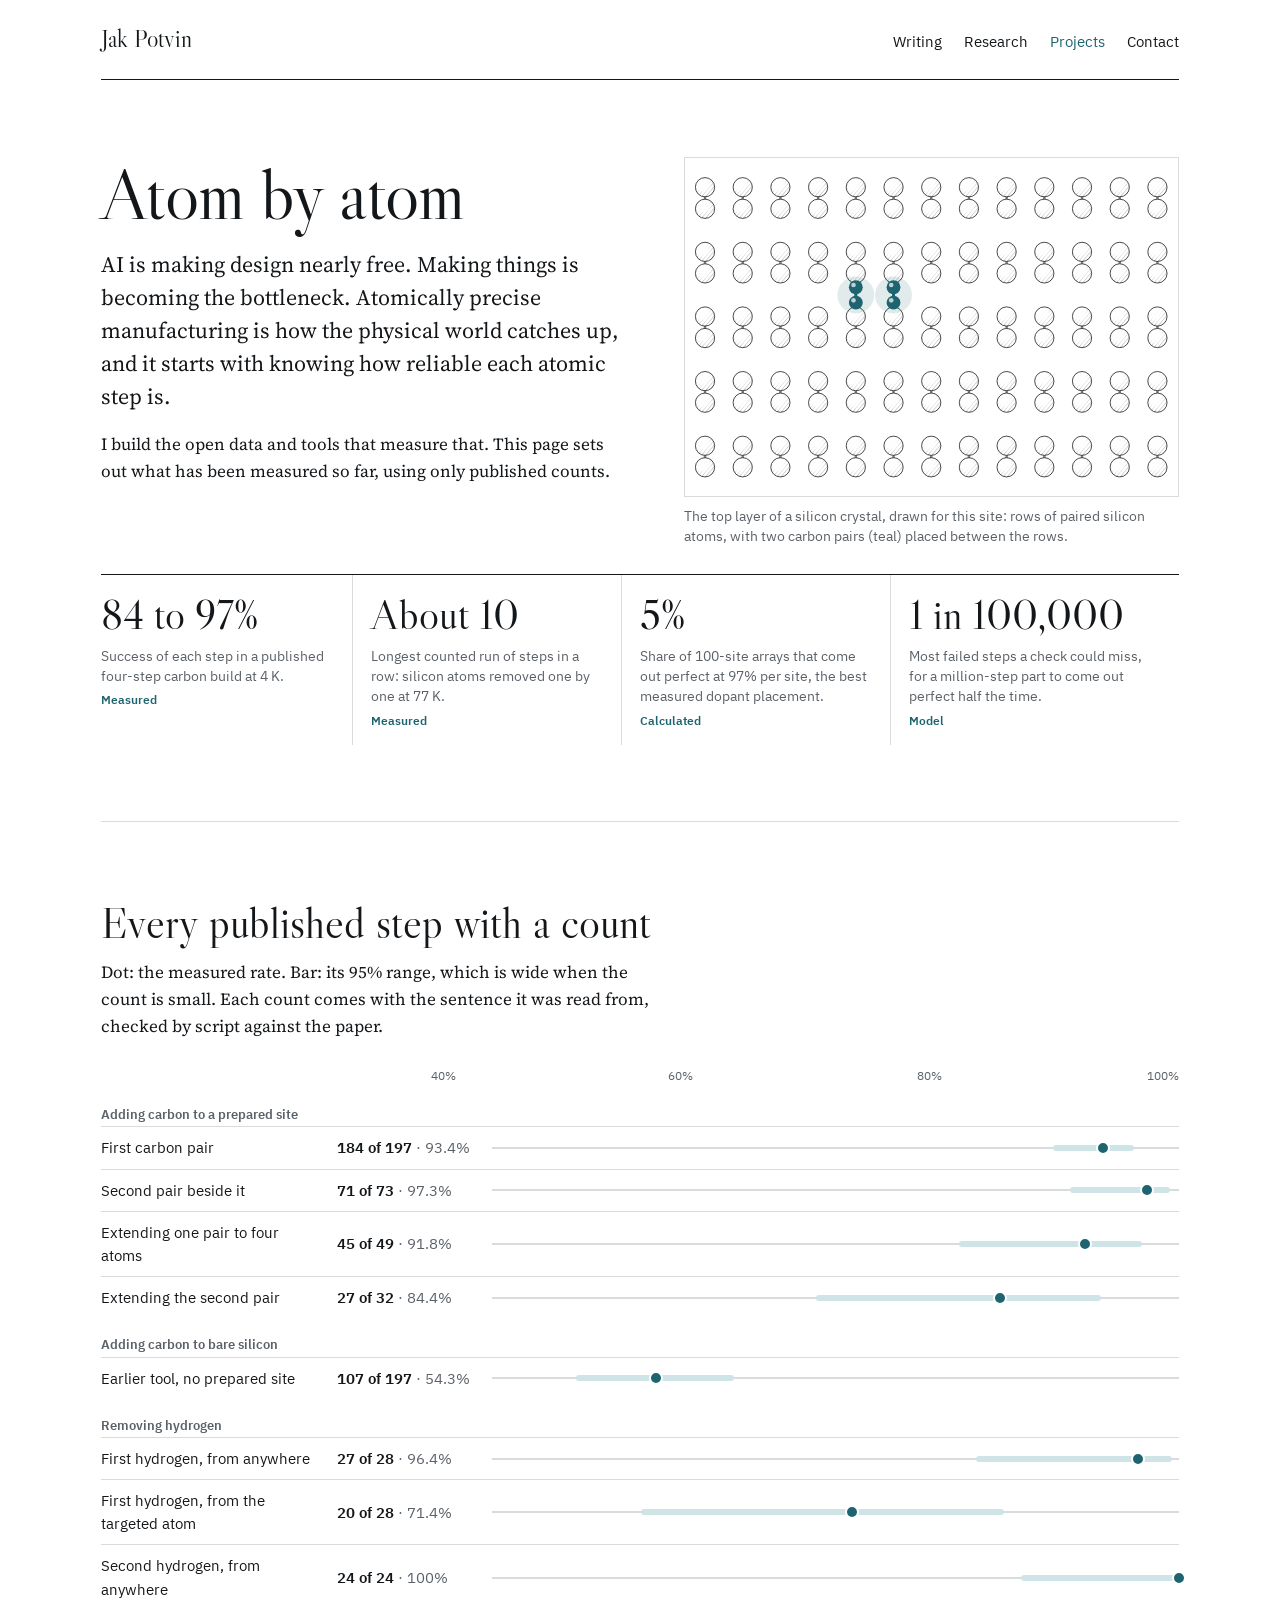
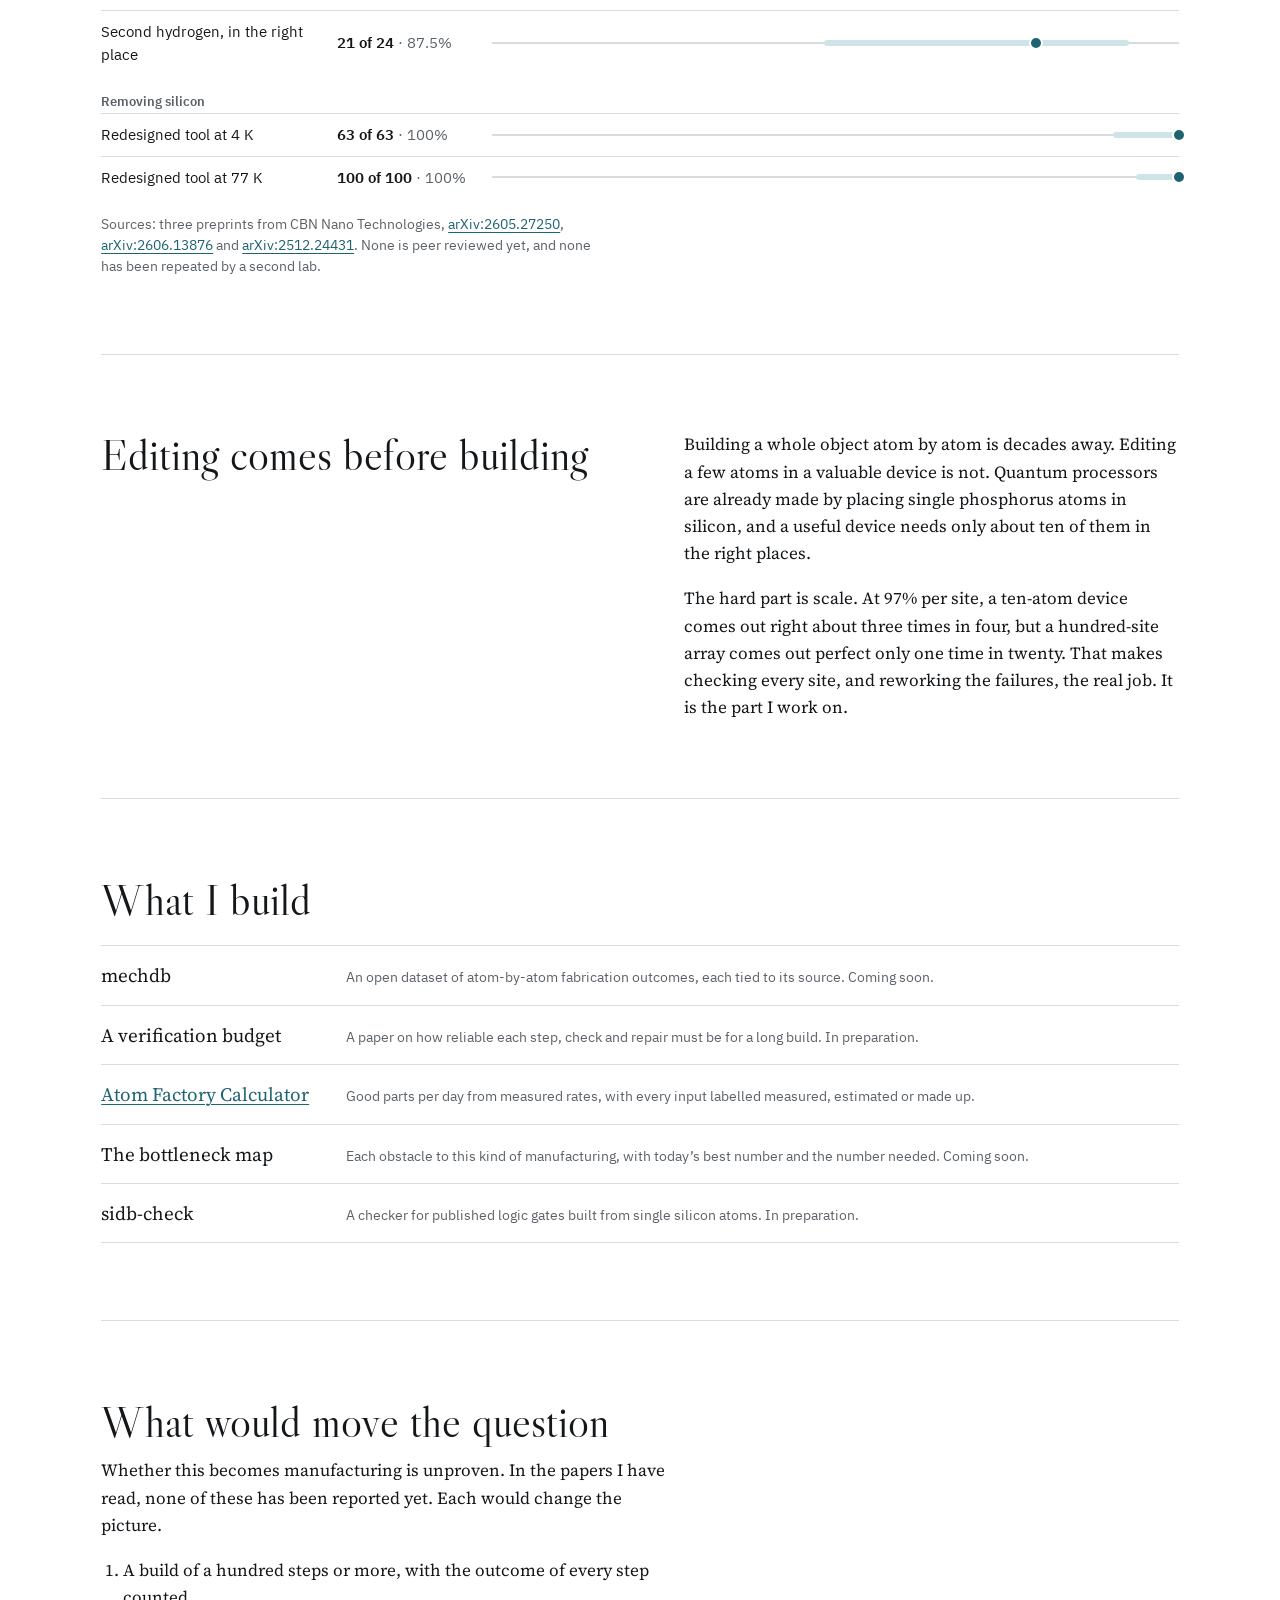
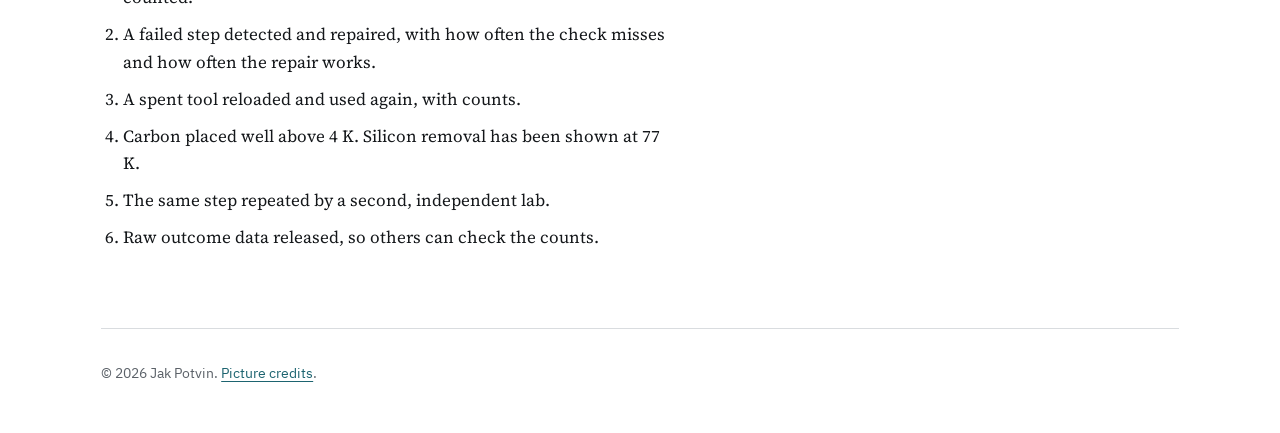
<file: site/atoms/index.html>
<!DOCTYPE html>
<html lang="en">
<head>
<meta charset="utf-8">
<meta name="viewport" content="width=device-width, initial-scale=1">
<title>Atom by atom | Jak Potvin</title>
<meta name="description" content="Jak Potvin: open data and tools for atom-by-atom manufacturing, and essays on philosophy, religion, psychology, sociology, politics, economics, war, physics, biology, medicine, technology and the future.">
<link rel="canonical" href="https://jakpotvin.com/atoms/">
<meta property="og:type" content="website">
<meta property="og:site_name" content="Jak Potvin">
<meta property="og:title" content="Atom by atom | Jak Potvin">
<meta property="og:description" content="Jak Potvin: open data and tools for atom-by-atom manufacturing, and essays on philosophy, religion, psychology, sociology, politics, economics, war, physics, biology, medicine, technology and the future.">
<meta property="og:url" content="https://jakpotvin.com/atoms/">
<meta property="og:image" content="https://jakpotvin.com/assets/card.jpg">
<meta property="og:image:width" content="1200">
<meta property="og:image:height" content="630">
<meta property="og:image:alt" content="Jak Potvin, over a detail of Leutze, Washington Crossing the Delaware">
<meta name="twitter:card" content="summary_large_image">
<link rel="me" href="https://orcid.org/0009-0000-1700-0435">
<link rel="stylesheet" href="../assets/fonts/fonts.css?v=bcb76e92e5">
<link rel="stylesheet" href="../assets/site.css?v=53a1451212">
<link rel="icon" href="../favicon.svg" type="image/svg+xml">
<link rel="icon" href="../favicon.ico" sizes="32x32">
</head>
<body>
<div class="wrap">
<header class="top"><a class="name" href="../index.html">Jak Potvin</a><nav aria-label="Site"><a href="../index.html#writing">Writing</a><a href="../index.html#research">Research</a><a href="../index.html#projects" aria-current=page>Projects</a><a href="../index.html#contact">Contact</a></nav></header>

<section aria-labelledby="atoms-h">
<div class="split">
<div class="stack">
<h1 id="atoms-h">Atom by atom</h1>
<p class="lede">AI is making design nearly free. Making things is becoming the bottleneck. Atomically precise manufacturing is how the physical world catches up, and it starts with knowing how reliable each atomic step is.</p>
<p>I build the open data and tools that measure that. This page sets out what has been measured so far, using only published counts.</p>
</div>
<figure class="plate"><div class="frame"><svg viewBox="0 0 640 440" role="img" aria-label="Drawing of rows of paired silicon atoms seen from above, with two pairs of carbon atoms in teal placed in the trough between two rows." style="color:var(--ink);background:var(--paper)">
<defs><pattern id="hatch" width="4" height="4" patternUnits="userSpaceOnUse" patternTransform="rotate(40)"><line x1="0" y1="0" x2="0" y2="4" stroke="currentColor" stroke-width="1.1" opacity=".55"/></pattern>
<radialGradient id="lit" cx="34%" cy="30%" r="72%"><stop offset="0" stop-color="var(--paper)"/><stop offset=".45" stop-color="var(--paper)" stop-opacity=".92"/><stop offset="1" stop-color="var(--paper)" stop-opacity="0"/></radialGradient></defs>
<line x1="26" y1="40" x2="26" y2="64" stroke="currentColor" stroke-width="3.2" opacity=".55"/><g transform="translate(26 38)"><circle r="12.5" fill="var(--paper)"/><circle r="12.5" fill="url(#hatch)"/><circle r="12.5" fill="url(#lit)"/><circle r="12.5" fill="none" stroke="currentColor" stroke-width="1"/></g><g transform="translate(26 66)"><circle r="12.5" fill="var(--paper)"/><circle r="12.5" fill="url(#hatch)"/><circle r="12.5" fill="url(#lit)"/><circle r="12.5" fill="none" stroke="currentColor" stroke-width="1"/></g><line x1="75" y1="40" x2="75" y2="64" stroke="currentColor" stroke-width="3.2" opacity=".55"/><g transform="translate(75 38)"><circle r="12.5" fill="var(--paper)"/><circle r="12.5" fill="url(#hatch)"/><circle r="12.5" fill="url(#lit)"/><circle r="12.5" fill="none" stroke="currentColor" stroke-width="1"/></g><g transform="translate(75 66)"><circle r="12.5" fill="var(--paper)"/><circle r="12.5" fill="url(#hatch)"/><circle r="12.5" fill="url(#lit)"/><circle r="12.5" fill="none" stroke="currentColor" stroke-width="1"/></g><line x1="124" y1="40" x2="124" y2="64" stroke="currentColor" stroke-width="3.2" opacity=".55"/><g transform="translate(124 38)"><circle r="12.5" fill="var(--paper)"/><circle r="12.5" fill="url(#hatch)"/><circle r="12.5" fill="url(#lit)"/><circle r="12.5" fill="none" stroke="currentColor" stroke-width="1"/></g><g transform="translate(124 66)"><circle r="12.5" fill="var(--paper)"/><circle r="12.5" fill="url(#hatch)"/><circle r="12.5" fill="url(#lit)"/><circle r="12.5" fill="none" stroke="currentColor" stroke-width="1"/></g><line x1="173" y1="40" x2="173" y2="64" stroke="currentColor" stroke-width="3.2" opacity=".55"/><g transform="translate(173 38)"><circle r="12.5" fill="var(--paper)"/><circle r="12.5" fill="url(#hatch)"/><circle r="12.5" fill="url(#lit)"/><circle r="12.5" fill="none" stroke="currentColor" stroke-width="1"/></g><g transform="translate(173 66)"><circle r="12.5" fill="var(--paper)"/><circle r="12.5" fill="url(#hatch)"/><circle r="12.5" fill="url(#lit)"/><circle r="12.5" fill="none" stroke="currentColor" stroke-width="1"/></g><line x1="222" y1="40" x2="222" y2="64" stroke="currentColor" stroke-width="3.2" opacity=".55"/><g transform="translate(222 38)"><circle r="12.5" fill="var(--paper)"/><circle r="12.5" fill="url(#hatch)"/><circle r="12.5" fill="url(#lit)"/><circle r="12.5" fill="none" stroke="currentColor" stroke-width="1"/></g><g transform="translate(222 66)"><circle r="12.5" fill="var(--paper)"/><circle r="12.5" fill="url(#hatch)"/><circle r="12.5" fill="url(#lit)"/><circle r="12.5" fill="none" stroke="currentColor" stroke-width="1"/></g><line x1="271" y1="40" x2="271" y2="64" stroke="currentColor" stroke-width="3.2" opacity=".55"/><g transform="translate(271 38)"><circle r="12.5" fill="var(--paper)"/><circle r="12.5" fill="url(#hatch)"/><circle r="12.5" fill="url(#lit)"/><circle r="12.5" fill="none" stroke="currentColor" stroke-width="1"/></g><g transform="translate(271 66)"><circle r="12.5" fill="var(--paper)"/><circle r="12.5" fill="url(#hatch)"/><circle r="12.5" fill="url(#lit)"/><circle r="12.5" fill="none" stroke="currentColor" stroke-width="1"/></g><line x1="320" y1="40" x2="320" y2="64" stroke="currentColor" stroke-width="3.2" opacity=".55"/><g transform="translate(320 38)"><circle r="12.5" fill="var(--paper)"/><circle r="12.5" fill="url(#hatch)"/><circle r="12.5" fill="url(#lit)"/><circle r="12.5" fill="none" stroke="currentColor" stroke-width="1"/></g><g transform="translate(320 66)"><circle r="12.5" fill="var(--paper)"/><circle r="12.5" fill="url(#hatch)"/><circle r="12.5" fill="url(#lit)"/><circle r="12.5" fill="none" stroke="currentColor" stroke-width="1"/></g><line x1="369" y1="40" x2="369" y2="64" stroke="currentColor" stroke-width="3.2" opacity=".55"/><g transform="translate(369 38)"><circle r="12.5" fill="var(--paper)"/><circle r="12.5" fill="url(#hatch)"/><circle r="12.5" fill="url(#lit)"/><circle r="12.5" fill="none" stroke="currentColor" stroke-width="1"/></g><g transform="translate(369 66)"><circle r="12.5" fill="var(--paper)"/><circle r="12.5" fill="url(#hatch)"/><circle r="12.5" fill="url(#lit)"/><circle r="12.5" fill="none" stroke="currentColor" stroke-width="1"/></g><line x1="418" y1="40" x2="418" y2="64" stroke="currentColor" stroke-width="3.2" opacity=".55"/><g transform="translate(418 38)"><circle r="12.5" fill="var(--paper)"/><circle r="12.5" fill="url(#hatch)"/><circle r="12.5" fill="url(#lit)"/><circle r="12.5" fill="none" stroke="currentColor" stroke-width="1"/></g><g transform="translate(418 66)"><circle r="12.5" fill="var(--paper)"/><circle r="12.5" fill="url(#hatch)"/><circle r="12.5" fill="url(#lit)"/><circle r="12.5" fill="none" stroke="currentColor" stroke-width="1"/></g><line x1="467" y1="40" x2="467" y2="64" stroke="currentColor" stroke-width="3.2" opacity=".55"/><g transform="translate(467 38)"><circle r="12.5" fill="var(--paper)"/><circle r="12.5" fill="url(#hatch)"/><circle r="12.5" fill="url(#lit)"/><circle r="12.5" fill="none" stroke="currentColor" stroke-width="1"/></g><g transform="translate(467 66)"><circle r="12.5" fill="var(--paper)"/><circle r="12.5" fill="url(#hatch)"/><circle r="12.5" fill="url(#lit)"/><circle r="12.5" fill="none" stroke="currentColor" stroke-width="1"/></g><line x1="516" y1="40" x2="516" y2="64" stroke="currentColor" stroke-width="3.2" opacity=".55"/><g transform="translate(516 38)"><circle r="12.5" fill="var(--paper)"/><circle r="12.5" fill="url(#hatch)"/><circle r="12.5" fill="url(#lit)"/><circle r="12.5" fill="none" stroke="currentColor" stroke-width="1"/></g><g transform="translate(516 66)"><circle r="12.5" fill="var(--paper)"/><circle r="12.5" fill="url(#hatch)"/><circle r="12.5" fill="url(#lit)"/><circle r="12.5" fill="none" stroke="currentColor" stroke-width="1"/></g><line x1="565" y1="40" x2="565" y2="64" stroke="currentColor" stroke-width="3.2" opacity=".55"/><g transform="translate(565 38)"><circle r="12.5" fill="var(--paper)"/><circle r="12.5" fill="url(#hatch)"/><circle r="12.5" fill="url(#lit)"/><circle r="12.5" fill="none" stroke="currentColor" stroke-width="1"/></g><g transform="translate(565 66)"><circle r="12.5" fill="var(--paper)"/><circle r="12.5" fill="url(#hatch)"/><circle r="12.5" fill="url(#lit)"/><circle r="12.5" fill="none" stroke="currentColor" stroke-width="1"/></g><line x1="614" y1="40" x2="614" y2="64" stroke="currentColor" stroke-width="3.2" opacity=".55"/><g transform="translate(614 38)"><circle r="12.5" fill="var(--paper)"/><circle r="12.5" fill="url(#hatch)"/><circle r="12.5" fill="url(#lit)"/><circle r="12.5" fill="none" stroke="currentColor" stroke-width="1"/></g><g transform="translate(614 66)"><circle r="12.5" fill="var(--paper)"/><circle r="12.5" fill="url(#hatch)"/><circle r="12.5" fill="url(#lit)"/><circle r="12.5" fill="none" stroke="currentColor" stroke-width="1"/></g><line x1="26" y1="124" x2="26" y2="148" stroke="currentColor" stroke-width="3.2" opacity=".55"/><g transform="translate(26 122)"><circle r="12.5" fill="var(--paper)"/><circle r="12.5" fill="url(#hatch)"/><circle r="12.5" fill="url(#lit)"/><circle r="12.5" fill="none" stroke="currentColor" stroke-width="1"/></g><g transform="translate(26 150)"><circle r="12.5" fill="var(--paper)"/><circle r="12.5" fill="url(#hatch)"/><circle r="12.5" fill="url(#lit)"/><circle r="12.5" fill="none" stroke="currentColor" stroke-width="1"/></g><line x1="75" y1="124" x2="75" y2="148" stroke="currentColor" stroke-width="3.2" opacity=".55"/><g transform="translate(75 122)"><circle r="12.5" fill="var(--paper)"/><circle r="12.5" fill="url(#hatch)"/><circle r="12.5" fill="url(#lit)"/><circle r="12.5" fill="none" stroke="currentColor" stroke-width="1"/></g><g transform="translate(75 150)"><circle r="12.5" fill="var(--paper)"/><circle r="12.5" fill="url(#hatch)"/><circle r="12.5" fill="url(#lit)"/><circle r="12.5" fill="none" stroke="currentColor" stroke-width="1"/></g><line x1="124" y1="124" x2="124" y2="148" stroke="currentColor" stroke-width="3.2" opacity=".55"/><g transform="translate(124 122)"><circle r="12.5" fill="var(--paper)"/><circle r="12.5" fill="url(#hatch)"/><circle r="12.5" fill="url(#lit)"/><circle r="12.5" fill="none" stroke="currentColor" stroke-width="1"/></g><g transform="translate(124 150)"><circle r="12.5" fill="var(--paper)"/><circle r="12.5" fill="url(#hatch)"/><circle r="12.5" fill="url(#lit)"/><circle r="12.5" fill="none" stroke="currentColor" stroke-width="1"/></g><line x1="173" y1="124" x2="173" y2="148" stroke="currentColor" stroke-width="3.2" opacity=".55"/><g transform="translate(173 122)"><circle r="12.5" fill="var(--paper)"/><circle r="12.5" fill="url(#hatch)"/><circle r="12.5" fill="url(#lit)"/><circle r="12.5" fill="none" stroke="currentColor" stroke-width="1"/></g><g transform="translate(173 150)"><circle r="12.5" fill="var(--paper)"/><circle r="12.5" fill="url(#hatch)"/><circle r="12.5" fill="url(#lit)"/><circle r="12.5" fill="none" stroke="currentColor" stroke-width="1"/></g><line x1="222" y1="124" x2="222" y2="148" stroke="currentColor" stroke-width="3.2" opacity=".55"/><g transform="translate(222 122)"><circle r="12.5" fill="var(--paper)"/><circle r="12.5" fill="url(#hatch)"/><circle r="12.5" fill="url(#lit)"/><circle r="12.5" fill="none" stroke="currentColor" stroke-width="1"/></g><g transform="translate(222 150)"><circle r="12.5" fill="var(--paper)"/><circle r="12.5" fill="url(#hatch)"/><circle r="12.5" fill="url(#lit)"/><circle r="12.5" fill="none" stroke="currentColor" stroke-width="1"/></g><line x1="271" y1="124" x2="271" y2="148" stroke="currentColor" stroke-width="3.2" opacity=".55"/><g transform="translate(271 122)"><circle r="12.5" fill="var(--paper)"/><circle r="12.5" fill="url(#hatch)"/><circle r="12.5" fill="url(#lit)"/><circle r="12.5" fill="none" stroke="currentColor" stroke-width="1"/></g><g transform="translate(271 150)"><circle r="12.5" fill="var(--paper)"/><circle r="12.5" fill="url(#hatch)"/><circle r="12.5" fill="url(#lit)"/><circle r="12.5" fill="none" stroke="currentColor" stroke-width="1"/></g><line x1="320" y1="124" x2="320" y2="148" stroke="currentColor" stroke-width="3.2" opacity=".55"/><g transform="translate(320 122)"><circle r="12.5" fill="var(--paper)"/><circle r="12.5" fill="url(#hatch)"/><circle r="12.5" fill="url(#lit)"/><circle r="12.5" fill="none" stroke="currentColor" stroke-width="1"/></g><g transform="translate(320 150)"><circle r="12.5" fill="var(--paper)"/><circle r="12.5" fill="url(#hatch)"/><circle r="12.5" fill="url(#lit)"/><circle r="12.5" fill="none" stroke="currentColor" stroke-width="1"/></g><line x1="369" y1="124" x2="369" y2="148" stroke="currentColor" stroke-width="3.2" opacity=".55"/><g transform="translate(369 122)"><circle r="12.5" fill="var(--paper)"/><circle r="12.5" fill="url(#hatch)"/><circle r="12.5" fill="url(#lit)"/><circle r="12.5" fill="none" stroke="currentColor" stroke-width="1"/></g><g transform="translate(369 150)"><circle r="12.5" fill="var(--paper)"/><circle r="12.5" fill="url(#hatch)"/><circle r="12.5" fill="url(#lit)"/><circle r="12.5" fill="none" stroke="currentColor" stroke-width="1"/></g><line x1="418" y1="124" x2="418" y2="148" stroke="currentColor" stroke-width="3.2" opacity=".55"/><g transform="translate(418 122)"><circle r="12.5" fill="var(--paper)"/><circle r="12.5" fill="url(#hatch)"/><circle r="12.5" fill="url(#lit)"/><circle r="12.5" fill="none" stroke="currentColor" stroke-width="1"/></g><g transform="translate(418 150)"><circle r="12.5" fill="var(--paper)"/><circle r="12.5" fill="url(#hatch)"/><circle r="12.5" fill="url(#lit)"/><circle r="12.5" fill="none" stroke="currentColor" stroke-width="1"/></g><line x1="467" y1="124" x2="467" y2="148" stroke="currentColor" stroke-width="3.2" opacity=".55"/><g transform="translate(467 122)"><circle r="12.5" fill="var(--paper)"/><circle r="12.5" fill="url(#hatch)"/><circle r="12.5" fill="url(#lit)"/><circle r="12.5" fill="none" stroke="currentColor" stroke-width="1"/></g><g transform="translate(467 150)"><circle r="12.5" fill="var(--paper)"/><circle r="12.5" fill="url(#hatch)"/><circle r="12.5" fill="url(#lit)"/><circle r="12.5" fill="none" stroke="currentColor" stroke-width="1"/></g><line x1="516" y1="124" x2="516" y2="148" stroke="currentColor" stroke-width="3.2" opacity=".55"/><g transform="translate(516 122)"><circle r="12.5" fill="var(--paper)"/><circle r="12.5" fill="url(#hatch)"/><circle r="12.5" fill="url(#lit)"/><circle r="12.5" fill="none" stroke="currentColor" stroke-width="1"/></g><g transform="translate(516 150)"><circle r="12.5" fill="var(--paper)"/><circle r="12.5" fill="url(#hatch)"/><circle r="12.5" fill="url(#lit)"/><circle r="12.5" fill="none" stroke="currentColor" stroke-width="1"/></g><line x1="565" y1="124" x2="565" y2="148" stroke="currentColor" stroke-width="3.2" opacity=".55"/><g transform="translate(565 122)"><circle r="12.5" fill="var(--paper)"/><circle r="12.5" fill="url(#hatch)"/><circle r="12.5" fill="url(#lit)"/><circle r="12.5" fill="none" stroke="currentColor" stroke-width="1"/></g><g transform="translate(565 150)"><circle r="12.5" fill="var(--paper)"/><circle r="12.5" fill="url(#hatch)"/><circle r="12.5" fill="url(#lit)"/><circle r="12.5" fill="none" stroke="currentColor" stroke-width="1"/></g><line x1="614" y1="124" x2="614" y2="148" stroke="currentColor" stroke-width="3.2" opacity=".55"/><g transform="translate(614 122)"><circle r="12.5" fill="var(--paper)"/><circle r="12.5" fill="url(#hatch)"/><circle r="12.5" fill="url(#lit)"/><circle r="12.5" fill="none" stroke="currentColor" stroke-width="1"/></g><g transform="translate(614 150)"><circle r="12.5" fill="var(--paper)"/><circle r="12.5" fill="url(#hatch)"/><circle r="12.5" fill="url(#lit)"/><circle r="12.5" fill="none" stroke="currentColor" stroke-width="1"/></g><line x1="26" y1="208" x2="26" y2="232" stroke="currentColor" stroke-width="3.2" opacity=".55"/><g transform="translate(26 206)"><circle r="12.5" fill="var(--paper)"/><circle r="12.5" fill="url(#hatch)"/><circle r="12.5" fill="url(#lit)"/><circle r="12.5" fill="none" stroke="currentColor" stroke-width="1"/></g><g transform="translate(26 234)"><circle r="12.5" fill="var(--paper)"/><circle r="12.5" fill="url(#hatch)"/><circle r="12.5" fill="url(#lit)"/><circle r="12.5" fill="none" stroke="currentColor" stroke-width="1"/></g><line x1="75" y1="208" x2="75" y2="232" stroke="currentColor" stroke-width="3.2" opacity=".55"/><g transform="translate(75 206)"><circle r="12.5" fill="var(--paper)"/><circle r="12.5" fill="url(#hatch)"/><circle r="12.5" fill="url(#lit)"/><circle r="12.5" fill="none" stroke="currentColor" stroke-width="1"/></g><g transform="translate(75 234)"><circle r="12.5" fill="var(--paper)"/><circle r="12.5" fill="url(#hatch)"/><circle r="12.5" fill="url(#lit)"/><circle r="12.5" fill="none" stroke="currentColor" stroke-width="1"/></g><line x1="124" y1="208" x2="124" y2="232" stroke="currentColor" stroke-width="3.2" opacity=".55"/><g transform="translate(124 206)"><circle r="12.5" fill="var(--paper)"/><circle r="12.5" fill="url(#hatch)"/><circle r="12.5" fill="url(#lit)"/><circle r="12.5" fill="none" stroke="currentColor" stroke-width="1"/></g><g transform="translate(124 234)"><circle r="12.5" fill="var(--paper)"/><circle r="12.5" fill="url(#hatch)"/><circle r="12.5" fill="url(#lit)"/><circle r="12.5" fill="none" stroke="currentColor" stroke-width="1"/></g><line x1="173" y1="208" x2="173" y2="232" stroke="currentColor" stroke-width="3.2" opacity=".55"/><g transform="translate(173 206)"><circle r="12.5" fill="var(--paper)"/><circle r="12.5" fill="url(#hatch)"/><circle r="12.5" fill="url(#lit)"/><circle r="12.5" fill="none" stroke="currentColor" stroke-width="1"/></g><g transform="translate(173 234)"><circle r="12.5" fill="var(--paper)"/><circle r="12.5" fill="url(#hatch)"/><circle r="12.5" fill="url(#lit)"/><circle r="12.5" fill="none" stroke="currentColor" stroke-width="1"/></g><line x1="222" y1="208" x2="222" y2="232" stroke="currentColor" stroke-width="3.2" opacity=".55"/><g transform="translate(222 206)"><circle r="12.5" fill="var(--paper)"/><circle r="12.5" fill="url(#hatch)"/><circle r="12.5" fill="url(#lit)"/><circle r="12.5" fill="none" stroke="currentColor" stroke-width="1"/></g><g transform="translate(222 234)"><circle r="12.5" fill="var(--paper)"/><circle r="12.5" fill="url(#hatch)"/><circle r="12.5" fill="url(#lit)"/><circle r="12.5" fill="none" stroke="currentColor" stroke-width="1"/></g><line x1="271" y1="208" x2="271" y2="232" stroke="currentColor" stroke-width="3.2" opacity=".55"/><g transform="translate(271 206)"><circle r="12.5" fill="var(--paper)"/><circle r="12.5" fill="url(#hatch)"/><circle r="12.5" fill="url(#lit)"/><circle r="12.5" fill="none" stroke="currentColor" stroke-width="1"/></g><g transform="translate(271 234)"><circle r="12.5" fill="var(--paper)"/><circle r="12.5" fill="url(#hatch)"/><circle r="12.5" fill="url(#lit)"/><circle r="12.5" fill="none" stroke="currentColor" stroke-width="1"/></g><line x1="320" y1="208" x2="320" y2="232" stroke="currentColor" stroke-width="3.2" opacity=".55"/><g transform="translate(320 206)"><circle r="12.5" fill="var(--paper)"/><circle r="12.5" fill="url(#hatch)"/><circle r="12.5" fill="url(#lit)"/><circle r="12.5" fill="none" stroke="currentColor" stroke-width="1"/></g><g transform="translate(320 234)"><circle r="12.5" fill="var(--paper)"/><circle r="12.5" fill="url(#hatch)"/><circle r="12.5" fill="url(#lit)"/><circle r="12.5" fill="none" stroke="currentColor" stroke-width="1"/></g><line x1="369" y1="208" x2="369" y2="232" stroke="currentColor" stroke-width="3.2" opacity=".55"/><g transform="translate(369 206)"><circle r="12.5" fill="var(--paper)"/><circle r="12.5" fill="url(#hatch)"/><circle r="12.5" fill="url(#lit)"/><circle r="12.5" fill="none" stroke="currentColor" stroke-width="1"/></g><g transform="translate(369 234)"><circle r="12.5" fill="var(--paper)"/><circle r="12.5" fill="url(#hatch)"/><circle r="12.5" fill="url(#lit)"/><circle r="12.5" fill="none" stroke="currentColor" stroke-width="1"/></g><line x1="418" y1="208" x2="418" y2="232" stroke="currentColor" stroke-width="3.2" opacity=".55"/><g transform="translate(418 206)"><circle r="12.5" fill="var(--paper)"/><circle r="12.5" fill="url(#hatch)"/><circle r="12.5" fill="url(#lit)"/><circle r="12.5" fill="none" stroke="currentColor" stroke-width="1"/></g><g transform="translate(418 234)"><circle r="12.5" fill="var(--paper)"/><circle r="12.5" fill="url(#hatch)"/><circle r="12.5" fill="url(#lit)"/><circle r="12.5" fill="none" stroke="currentColor" stroke-width="1"/></g><line x1="467" y1="208" x2="467" y2="232" stroke="currentColor" stroke-width="3.2" opacity=".55"/><g transform="translate(467 206)"><circle r="12.5" fill="var(--paper)"/><circle r="12.5" fill="url(#hatch)"/><circle r="12.5" fill="url(#lit)"/><circle r="12.5" fill="none" stroke="currentColor" stroke-width="1"/></g><g transform="translate(467 234)"><circle r="12.5" fill="var(--paper)"/><circle r="12.5" fill="url(#hatch)"/><circle r="12.5" fill="url(#lit)"/><circle r="12.5" fill="none" stroke="currentColor" stroke-width="1"/></g><line x1="516" y1="208" x2="516" y2="232" stroke="currentColor" stroke-width="3.2" opacity=".55"/><g transform="translate(516 206)"><circle r="12.5" fill="var(--paper)"/><circle r="12.5" fill="url(#hatch)"/><circle r="12.5" fill="url(#lit)"/><circle r="12.5" fill="none" stroke="currentColor" stroke-width="1"/></g><g transform="translate(516 234)"><circle r="12.5" fill="var(--paper)"/><circle r="12.5" fill="url(#hatch)"/><circle r="12.5" fill="url(#lit)"/><circle r="12.5" fill="none" stroke="currentColor" stroke-width="1"/></g><line x1="565" y1="208" x2="565" y2="232" stroke="currentColor" stroke-width="3.2" opacity=".55"/><g transform="translate(565 206)"><circle r="12.5" fill="var(--paper)"/><circle r="12.5" fill="url(#hatch)"/><circle r="12.5" fill="url(#lit)"/><circle r="12.5" fill="none" stroke="currentColor" stroke-width="1"/></g><g transform="translate(565 234)"><circle r="12.5" fill="var(--paper)"/><circle r="12.5" fill="url(#hatch)"/><circle r="12.5" fill="url(#lit)"/><circle r="12.5" fill="none" stroke="currentColor" stroke-width="1"/></g><line x1="614" y1="208" x2="614" y2="232" stroke="currentColor" stroke-width="3.2" opacity=".55"/><g transform="translate(614 206)"><circle r="12.5" fill="var(--paper)"/><circle r="12.5" fill="url(#hatch)"/><circle r="12.5" fill="url(#lit)"/><circle r="12.5" fill="none" stroke="currentColor" stroke-width="1"/></g><g transform="translate(614 234)"><circle r="12.5" fill="var(--paper)"/><circle r="12.5" fill="url(#hatch)"/><circle r="12.5" fill="url(#lit)"/><circle r="12.5" fill="none" stroke="currentColor" stroke-width="1"/></g><line x1="26" y1="292" x2="26" y2="316" stroke="currentColor" stroke-width="3.2" opacity=".55"/><g transform="translate(26 290)"><circle r="12.5" fill="var(--paper)"/><circle r="12.5" fill="url(#hatch)"/><circle r="12.5" fill="url(#lit)"/><circle r="12.5" fill="none" stroke="currentColor" stroke-width="1"/></g><g transform="translate(26 318)"><circle r="12.5" fill="var(--paper)"/><circle r="12.5" fill="url(#hatch)"/><circle r="12.5" fill="url(#lit)"/><circle r="12.5" fill="none" stroke="currentColor" stroke-width="1"/></g><line x1="75" y1="292" x2="75" y2="316" stroke="currentColor" stroke-width="3.2" opacity=".55"/><g transform="translate(75 290)"><circle r="12.5" fill="var(--paper)"/><circle r="12.5" fill="url(#hatch)"/><circle r="12.5" fill="url(#lit)"/><circle r="12.5" fill="none" stroke="currentColor" stroke-width="1"/></g><g transform="translate(75 318)"><circle r="12.5" fill="var(--paper)"/><circle r="12.5" fill="url(#hatch)"/><circle r="12.5" fill="url(#lit)"/><circle r="12.5" fill="none" stroke="currentColor" stroke-width="1"/></g><line x1="124" y1="292" x2="124" y2="316" stroke="currentColor" stroke-width="3.2" opacity=".55"/><g transform="translate(124 290)"><circle r="12.5" fill="var(--paper)"/><circle r="12.5" fill="url(#hatch)"/><circle r="12.5" fill="url(#lit)"/><circle r="12.5" fill="none" stroke="currentColor" stroke-width="1"/></g><g transform="translate(124 318)"><circle r="12.5" fill="var(--paper)"/><circle r="12.5" fill="url(#hatch)"/><circle r="12.5" fill="url(#lit)"/><circle r="12.5" fill="none" stroke="currentColor" stroke-width="1"/></g><line x1="173" y1="292" x2="173" y2="316" stroke="currentColor" stroke-width="3.2" opacity=".55"/><g transform="translate(173 290)"><circle r="12.5" fill="var(--paper)"/><circle r="12.5" fill="url(#hatch)"/><circle r="12.5" fill="url(#lit)"/><circle r="12.5" fill="none" stroke="currentColor" stroke-width="1"/></g><g transform="translate(173 318)"><circle r="12.5" fill="var(--paper)"/><circle r="12.5" fill="url(#hatch)"/><circle r="12.5" fill="url(#lit)"/><circle r="12.5" fill="none" stroke="currentColor" stroke-width="1"/></g><line x1="222" y1="292" x2="222" y2="316" stroke="currentColor" stroke-width="3.2" opacity=".55"/><g transform="translate(222 290)"><circle r="12.5" fill="var(--paper)"/><circle r="12.5" fill="url(#hatch)"/><circle r="12.5" fill="url(#lit)"/><circle r="12.5" fill="none" stroke="currentColor" stroke-width="1"/></g><g transform="translate(222 318)"><circle r="12.5" fill="var(--paper)"/><circle r="12.5" fill="url(#hatch)"/><circle r="12.5" fill="url(#lit)"/><circle r="12.5" fill="none" stroke="currentColor" stroke-width="1"/></g><line x1="271" y1="292" x2="271" y2="316" stroke="currentColor" stroke-width="3.2" opacity=".55"/><g transform="translate(271 290)"><circle r="12.5" fill="var(--paper)"/><circle r="12.5" fill="url(#hatch)"/><circle r="12.5" fill="url(#lit)"/><circle r="12.5" fill="none" stroke="currentColor" stroke-width="1"/></g><g transform="translate(271 318)"><circle r="12.5" fill="var(--paper)"/><circle r="12.5" fill="url(#hatch)"/><circle r="12.5" fill="url(#lit)"/><circle r="12.5" fill="none" stroke="currentColor" stroke-width="1"/></g><line x1="320" y1="292" x2="320" y2="316" stroke="currentColor" stroke-width="3.2" opacity=".55"/><g transform="translate(320 290)"><circle r="12.5" fill="var(--paper)"/><circle r="12.5" fill="url(#hatch)"/><circle r="12.5" fill="url(#lit)"/><circle r="12.5" fill="none" stroke="currentColor" stroke-width="1"/></g><g transform="translate(320 318)"><circle r="12.5" fill="var(--paper)"/><circle r="12.5" fill="url(#hatch)"/><circle r="12.5" fill="url(#lit)"/><circle r="12.5" fill="none" stroke="currentColor" stroke-width="1"/></g><line x1="369" y1="292" x2="369" y2="316" stroke="currentColor" stroke-width="3.2" opacity=".55"/><g transform="translate(369 290)"><circle r="12.5" fill="var(--paper)"/><circle r="12.5" fill="url(#hatch)"/><circle r="12.5" fill="url(#lit)"/><circle r="12.5" fill="none" stroke="currentColor" stroke-width="1"/></g><g transform="translate(369 318)"><circle r="12.5" fill="var(--paper)"/><circle r="12.5" fill="url(#hatch)"/><circle r="12.5" fill="url(#lit)"/><circle r="12.5" fill="none" stroke="currentColor" stroke-width="1"/></g><line x1="418" y1="292" x2="418" y2="316" stroke="currentColor" stroke-width="3.2" opacity=".55"/><g transform="translate(418 290)"><circle r="12.5" fill="var(--paper)"/><circle r="12.5" fill="url(#hatch)"/><circle r="12.5" fill="url(#lit)"/><circle r="12.5" fill="none" stroke="currentColor" stroke-width="1"/></g><g transform="translate(418 318)"><circle r="12.5" fill="var(--paper)"/><circle r="12.5" fill="url(#hatch)"/><circle r="12.5" fill="url(#lit)"/><circle r="12.5" fill="none" stroke="currentColor" stroke-width="1"/></g><line x1="467" y1="292" x2="467" y2="316" stroke="currentColor" stroke-width="3.2" opacity=".55"/><g transform="translate(467 290)"><circle r="12.5" fill="var(--paper)"/><circle r="12.5" fill="url(#hatch)"/><circle r="12.5" fill="url(#lit)"/><circle r="12.5" fill="none" stroke="currentColor" stroke-width="1"/></g><g transform="translate(467 318)"><circle r="12.5" fill="var(--paper)"/><circle r="12.5" fill="url(#hatch)"/><circle r="12.5" fill="url(#lit)"/><circle r="12.5" fill="none" stroke="currentColor" stroke-width="1"/></g><line x1="516" y1="292" x2="516" y2="316" stroke="currentColor" stroke-width="3.2" opacity=".55"/><g transform="translate(516 290)"><circle r="12.5" fill="var(--paper)"/><circle r="12.5" fill="url(#hatch)"/><circle r="12.5" fill="url(#lit)"/><circle r="12.5" fill="none" stroke="currentColor" stroke-width="1"/></g><g transform="translate(516 318)"><circle r="12.5" fill="var(--paper)"/><circle r="12.5" fill="url(#hatch)"/><circle r="12.5" fill="url(#lit)"/><circle r="12.5" fill="none" stroke="currentColor" stroke-width="1"/></g><line x1="565" y1="292" x2="565" y2="316" stroke="currentColor" stroke-width="3.2" opacity=".55"/><g transform="translate(565 290)"><circle r="12.5" fill="var(--paper)"/><circle r="12.5" fill="url(#hatch)"/><circle r="12.5" fill="url(#lit)"/><circle r="12.5" fill="none" stroke="currentColor" stroke-width="1"/></g><g transform="translate(565 318)"><circle r="12.5" fill="var(--paper)"/><circle r="12.5" fill="url(#hatch)"/><circle r="12.5" fill="url(#lit)"/><circle r="12.5" fill="none" stroke="currentColor" stroke-width="1"/></g><line x1="614" y1="292" x2="614" y2="316" stroke="currentColor" stroke-width="3.2" opacity=".55"/><g transform="translate(614 290)"><circle r="12.5" fill="var(--paper)"/><circle r="12.5" fill="url(#hatch)"/><circle r="12.5" fill="url(#lit)"/><circle r="12.5" fill="none" stroke="currentColor" stroke-width="1"/></g><g transform="translate(614 318)"><circle r="12.5" fill="var(--paper)"/><circle r="12.5" fill="url(#hatch)"/><circle r="12.5" fill="url(#lit)"/><circle r="12.5" fill="none" stroke="currentColor" stroke-width="1"/></g><line x1="26" y1="376" x2="26" y2="400" stroke="currentColor" stroke-width="3.2" opacity=".55"/><g transform="translate(26 374)"><circle r="12.5" fill="var(--paper)"/><circle r="12.5" fill="url(#hatch)"/><circle r="12.5" fill="url(#lit)"/><circle r="12.5" fill="none" stroke="currentColor" stroke-width="1"/></g><g transform="translate(26 402)"><circle r="12.5" fill="var(--paper)"/><circle r="12.5" fill="url(#hatch)"/><circle r="12.5" fill="url(#lit)"/><circle r="12.5" fill="none" stroke="currentColor" stroke-width="1"/></g><line x1="75" y1="376" x2="75" y2="400" stroke="currentColor" stroke-width="3.2" opacity=".55"/><g transform="translate(75 374)"><circle r="12.5" fill="var(--paper)"/><circle r="12.5" fill="url(#hatch)"/><circle r="12.5" fill="url(#lit)"/><circle r="12.5" fill="none" stroke="currentColor" stroke-width="1"/></g><g transform="translate(75 402)"><circle r="12.5" fill="var(--paper)"/><circle r="12.5" fill="url(#hatch)"/><circle r="12.5" fill="url(#lit)"/><circle r="12.5" fill="none" stroke="currentColor" stroke-width="1"/></g><line x1="124" y1="376" x2="124" y2="400" stroke="currentColor" stroke-width="3.2" opacity=".55"/><g transform="translate(124 374)"><circle r="12.5" fill="var(--paper)"/><circle r="12.5" fill="url(#hatch)"/><circle r="12.5" fill="url(#lit)"/><circle r="12.5" fill="none" stroke="currentColor" stroke-width="1"/></g><g transform="translate(124 402)"><circle r="12.5" fill="var(--paper)"/><circle r="12.5" fill="url(#hatch)"/><circle r="12.5" fill="url(#lit)"/><circle r="12.5" fill="none" stroke="currentColor" stroke-width="1"/></g><line x1="173" y1="376" x2="173" y2="400" stroke="currentColor" stroke-width="3.2" opacity=".55"/><g transform="translate(173 374)"><circle r="12.5" fill="var(--paper)"/><circle r="12.5" fill="url(#hatch)"/><circle r="12.5" fill="url(#lit)"/><circle r="12.5" fill="none" stroke="currentColor" stroke-width="1"/></g><g transform="translate(173 402)"><circle r="12.5" fill="var(--paper)"/><circle r="12.5" fill="url(#hatch)"/><circle r="12.5" fill="url(#lit)"/><circle r="12.5" fill="none" stroke="currentColor" stroke-width="1"/></g><line x1="222" y1="376" x2="222" y2="400" stroke="currentColor" stroke-width="3.2" opacity=".55"/><g transform="translate(222 374)"><circle r="12.5" fill="var(--paper)"/><circle r="12.5" fill="url(#hatch)"/><circle r="12.5" fill="url(#lit)"/><circle r="12.5" fill="none" stroke="currentColor" stroke-width="1"/></g><g transform="translate(222 402)"><circle r="12.5" fill="var(--paper)"/><circle r="12.5" fill="url(#hatch)"/><circle r="12.5" fill="url(#lit)"/><circle r="12.5" fill="none" stroke="currentColor" stroke-width="1"/></g><line x1="271" y1="376" x2="271" y2="400" stroke="currentColor" stroke-width="3.2" opacity=".55"/><g transform="translate(271 374)"><circle r="12.5" fill="var(--paper)"/><circle r="12.5" fill="url(#hatch)"/><circle r="12.5" fill="url(#lit)"/><circle r="12.5" fill="none" stroke="currentColor" stroke-width="1"/></g><g transform="translate(271 402)"><circle r="12.5" fill="var(--paper)"/><circle r="12.5" fill="url(#hatch)"/><circle r="12.5" fill="url(#lit)"/><circle r="12.5" fill="none" stroke="currentColor" stroke-width="1"/></g><line x1="320" y1="376" x2="320" y2="400" stroke="currentColor" stroke-width="3.2" opacity=".55"/><g transform="translate(320 374)"><circle r="12.5" fill="var(--paper)"/><circle r="12.5" fill="url(#hatch)"/><circle r="12.5" fill="url(#lit)"/><circle r="12.5" fill="none" stroke="currentColor" stroke-width="1"/></g><g transform="translate(320 402)"><circle r="12.5" fill="var(--paper)"/><circle r="12.5" fill="url(#hatch)"/><circle r="12.5" fill="url(#lit)"/><circle r="12.5" fill="none" stroke="currentColor" stroke-width="1"/></g><line x1="369" y1="376" x2="369" y2="400" stroke="currentColor" stroke-width="3.2" opacity=".55"/><g transform="translate(369 374)"><circle r="12.5" fill="var(--paper)"/><circle r="12.5" fill="url(#hatch)"/><circle r="12.5" fill="url(#lit)"/><circle r="12.5" fill="none" stroke="currentColor" stroke-width="1"/></g><g transform="translate(369 402)"><circle r="12.5" fill="var(--paper)"/><circle r="12.5" fill="url(#hatch)"/><circle r="12.5" fill="url(#lit)"/><circle r="12.5" fill="none" stroke="currentColor" stroke-width="1"/></g><line x1="418" y1="376" x2="418" y2="400" stroke="currentColor" stroke-width="3.2" opacity=".55"/><g transform="translate(418 374)"><circle r="12.5" fill="var(--paper)"/><circle r="12.5" fill="url(#hatch)"/><circle r="12.5" fill="url(#lit)"/><circle r="12.5" fill="none" stroke="currentColor" stroke-width="1"/></g><g transform="translate(418 402)"><circle r="12.5" fill="var(--paper)"/><circle r="12.5" fill="url(#hatch)"/><circle r="12.5" fill="url(#lit)"/><circle r="12.5" fill="none" stroke="currentColor" stroke-width="1"/></g><line x1="467" y1="376" x2="467" y2="400" stroke="currentColor" stroke-width="3.2" opacity=".55"/><g transform="translate(467 374)"><circle r="12.5" fill="var(--paper)"/><circle r="12.5" fill="url(#hatch)"/><circle r="12.5" fill="url(#lit)"/><circle r="12.5" fill="none" stroke="currentColor" stroke-width="1"/></g><g transform="translate(467 402)"><circle r="12.5" fill="var(--paper)"/><circle r="12.5" fill="url(#hatch)"/><circle r="12.5" fill="url(#lit)"/><circle r="12.5" fill="none" stroke="currentColor" stroke-width="1"/></g><line x1="516" y1="376" x2="516" y2="400" stroke="currentColor" stroke-width="3.2" opacity=".55"/><g transform="translate(516 374)"><circle r="12.5" fill="var(--paper)"/><circle r="12.5" fill="url(#hatch)"/><circle r="12.5" fill="url(#lit)"/><circle r="12.5" fill="none" stroke="currentColor" stroke-width="1"/></g><g transform="translate(516 402)"><circle r="12.5" fill="var(--paper)"/><circle r="12.5" fill="url(#hatch)"/><circle r="12.5" fill="url(#lit)"/><circle r="12.5" fill="none" stroke="currentColor" stroke-width="1"/></g><line x1="565" y1="376" x2="565" y2="400" stroke="currentColor" stroke-width="3.2" opacity=".55"/><g transform="translate(565 374)"><circle r="12.5" fill="var(--paper)"/><circle r="12.5" fill="url(#hatch)"/><circle r="12.5" fill="url(#lit)"/><circle r="12.5" fill="none" stroke="currentColor" stroke-width="1"/></g><g transform="translate(565 402)"><circle r="12.5" fill="var(--paper)"/><circle r="12.5" fill="url(#hatch)"/><circle r="12.5" fill="url(#lit)"/><circle r="12.5" fill="none" stroke="currentColor" stroke-width="1"/></g><line x1="614" y1="376" x2="614" y2="400" stroke="currentColor" stroke-width="3.2" opacity=".55"/><g transform="translate(614 374)"><circle r="12.5" fill="var(--paper)"/><circle r="12.5" fill="url(#hatch)"/><circle r="12.5" fill="url(#lit)"/><circle r="12.5" fill="none" stroke="currentColor" stroke-width="1"/></g><g transform="translate(614 402)"><circle r="12.5" fill="var(--paper)"/><circle r="12.5" fill="url(#hatch)"/><circle r="12.5" fill="url(#lit)"/><circle r="12.5" fill="none" stroke="currentColor" stroke-width="1"/></g><g><circle cx="222" cy="178" r="24" fill="var(--teal)" opacity=".13"/><line x1="222" y1="168" x2="222" y2="188" stroke="var(--teal)" stroke-width="4"/><circle cx="222" cy="168" r="9" fill="var(--teal)"/><circle cx="222" cy="188" r="9" fill="var(--teal)"/><circle cx="219" cy="165" r="3" fill="var(--paper)" opacity=".7"/><circle cx="219" cy="185" r="3" fill="var(--paper)" opacity=".7"/></g><g><circle cx="271" cy="178" r="24" fill="var(--teal)" opacity=".13"/><line x1="271" y1="168" x2="271" y2="188" stroke="var(--teal)" stroke-width="4"/><circle cx="271" cy="168" r="9" fill="var(--teal)"/><circle cx="271" cy="188" r="9" fill="var(--teal)"/><circle cx="268" cy="165" r="3" fill="var(--paper)" opacity=".7"/><circle cx="268" cy="185" r="3" fill="var(--paper)" opacity=".7"/></g></svg></div><figcaption><span>The top layer of a silicon crystal, drawn for this site: rows of paired silicon atoms, with two carbon pairs (teal) placed between the rows.</span></figcaption></figure>
</div>
<div class="figures">
<div><span class="v">84 to 97%</span><span class="k">Success of each step in a published four-step carbon build at 4 K.</span><span class="tag">Measured</span></div>
<div><span class="v">About 10</span><span class="k">Longest counted run of steps in a row: silicon atoms removed one by one at 77 K.</span><span class="tag">Measured</span></div>
<div><span class="v">5%</span><span class="k">Share of 100-site arrays that come out perfect at 97% per site, the best measured dopant placement.</span><span class="tag">Calculated</span></div>
<div><span class="v">1 in 100,000</span><span class="k">Most failed steps a check could miss, for a million-step part to come out perfect half the time.</span><span class="tag">Model</span></div>
</div>
</section>

<section aria-labelledby="counts-h">
<h2 id="counts-h">Every published step with a count</h2>
<p style="margin-top:12px">Dot: the measured rate. Bar: its 95% range, which is wide when the count is small. Each count comes with the sentence it was read from, checked by script against the paper.</p>
<div class="chart"><div class="axis"><span></span><span></span><span class="scale"><span style="left:0">40%</span><span style="left:33.3%">60%</span><span style="left:66.7%">80%</span><span style="left:100%">100%</span></span></div><h4>Adding carbon to a prepared site</h4><div class="row"><span>First carbon pair</span><span class="n"><b>184 of 197</b> &middot; 93.4%</span><span class="track" role="img" aria-label="93.4%, 95% range 89% to 96.1%"><span class="band" style="left:81.7%;width:11.8%"></span><span class="dot" style="left:89.0%"></span></span></div><div class="row"><span>Second pair beside it</span><span class="n"><b>71 of 73</b> &middot; 97.3%</span><span class="track" role="img" aria-label="97.3%, 95% range 90.5% to 99.2%"><span class="band" style="left:84.2%;width:14.5%"></span><span class="dot" style="left:95.4%"></span></span></div><div class="row"><span>Extending one pair to four atoms</span><span class="n"><b>45 of 49</b> &middot; 91.8%</span><span class="track" role="img" aria-label="91.8%, 95% range 80.8% to 96.8%"><span class="band" style="left:68.0%;width:26.6%"></span><span class="dot" style="left:86.4%"></span></span></div><div class="row"><span>Extending the second pair</span><span class="n"><b>27 of 32</b> &middot; 84.4%</span><span class="track" role="img" aria-label="84.4%, 95% range 68.2% to 93.1%"><span class="band" style="left:47.1%;width:41.5%"></span><span class="dot" style="left:74.0%"></span></span></div><h4>Adding carbon to bare silicon</h4><div class="row"><span>Earlier tool, no prepared site</span><span class="n"><b>107 of 197</b> &middot; 54.3%</span><span class="track" role="img" aria-label="54.3%, 95% range 47.3% to 61.1%"><span class="band" style="left:12.2%;width:23.0%"></span><span class="dot" style="left:23.9%"></span></span></div><h4>Removing hydrogen</h4><div class="row"><span>First hydrogen, from anywhere</span><span class="n"><b>27 of 28</b> &middot; 96.4%</span><span class="track" role="img" aria-label="96.4%, 95% range 82.3% to 99.4%"><span class="band" style="left:70.5%;width:28.5%"></span><span class="dot" style="left:94.0%"></span></span></div><div class="row"><span>First hydrogen, from the targeted atom</span><span class="n"><b>20 of 28</b> &middot; 71.4%</span><span class="track" role="img" aria-label="71.4%, 95% range 52.9% to 84.7%"><span class="band" style="left:21.6%;width:53.0%"></span><span class="dot" style="left:52.4%"></span></span></div><div class="row"><span>Second hydrogen, from anywhere</span><span class="n"><b>24 of 24</b> &middot; 100%</span><span class="track" role="img" aria-label="100%, 95% range 86.2% to 100%"><span class="band" style="left:77.0%;width:23.0%"></span><span class="dot" style="left:100.0%"></span></span></div><div class="row"><span>Second hydrogen, in the right place</span><span class="n"><b>21 of 24</b> &middot; 87.5%</span><span class="track" role="img" aria-label="87.5%, 95% range 69% to 95.7%"><span class="band" style="left:48.3%;width:44.4%"></span><span class="dot" style="left:79.2%"></span></span></div><h4>Removing silicon</h4><div class="row"><span>Redesigned tool at 4 K</span><span class="n"><b>63 of 63</b> &middot; 100%</span><span class="track" role="img" aria-label="100%, 95% range 94.3% to 100%"><span class="band" style="left:90.4%;width:9.6%"></span><span class="dot" style="left:100.0%"></span></span></div><div class="row"><span>Redesigned tool at 77 K</span><span class="n"><b>100 of 100</b> &middot; 100%</span><span class="track" role="img" aria-label="100%, 95% range 96.3% to 100%"><span class="band" style="left:93.8%;width:6.2%"></span><span class="dot" style="left:100.0%"></span></span></div></div>
<p class="small" style="margin-top:16px">Sources: three preprints from CBN Nano Technologies, <a href="https://arxiv.org/abs/2605.27250">arXiv:2605.27250</a>, <a href="https://arxiv.org/abs/2606.13876">arXiv:2606.13876</a> and <a href="https://arxiv.org/abs/2512.24431">arXiv:2512.24431</a>. None is peer reviewed yet, and none has been repeated by a second lab.</p>
</section>

<section aria-labelledby="edit-h">
<div class="split">
<h2 id="edit-h">Editing comes before building</h2>
<div class="stack">
<p>Building a whole object atom by atom is decades away. Editing a few atoms in a valuable device is not. Quantum processors are already made by placing single phosphorus atoms in silicon, and a useful device needs only about ten of them in the right places.</p>
<p>The hard part is scale. At 97% per site, a ten-atom device comes out right about three times in four, but a hundred-site array comes out perfect only one time in twenty. That makes checking every site, and reworking the failures, the real job. It is the part I work on.</p>
</div>
</div>
</section>

<section aria-labelledby="build-h">
<h2 id="build-h">What I build</h2>
<ul class="links" style="margin-top:22px">
<li><span class="t">mechdb</span><span class="d">An open dataset of atom-by-atom fabrication outcomes, each tied to its source. Coming soon.</span></li>
<li><span class="t">A verification budget</span><span class="d">A paper on how reliable each step, check and repair must be for a long build. In preparation.</span></li>
<li><a class="t" href="calculator/index.html">Atom Factory Calculator</a><span class="d">Good parts per day from measured rates, with every input labelled measured, estimated or made up.</span></li>
<li><span class="t">The bottleneck map</span><span class="d">Each obstacle to this kind of manufacturing, with today&rsquo;s best number and the number needed. Coming soon.</span></li>
<li><span class="t">sidb-check</span><span class="d">A checker for published logic gates built from single silicon atoms. In preparation.</span></li>
</ul>
</section>

<section aria-labelledby="moves-h">
<h2 id="moves-h">What would move the question</h2>
<p style="margin-top:12px">Whether this becomes manufacturing is unproven. In the papers I have read, none of these has been reported yet. Each would change the picture.</p>
<ol class="moves">
<li>A build of a hundred steps or more, with the outcome of every step counted.</li>
<li>A failed step detected and repaired, with how often the check misses and how often the repair works.</li>
<li>A spent tool reloaded and used again, with counts.</li>
<li>Carbon placed well above 4 K. Silicon removal has been shown at 77 K.</li>
<li>The same step repeated by a second, independent lab.</li>
<li>Raw outcome data released, so others can check the counts.</li>
</ol>
</section>

<footer>© 2026 Jak Potvin. <a href="../plates.html">Picture credits</a>.</footer>
</div>
<script>{const ps=document.querySelectorAll('figure.plate');
if('IntersectionObserver' in window&&!matchMedia('(prefers-reduced-motion: reduce)').matches){
const io=new IntersectionObserver(es=>{for(const e of es){if(e.isIntersecting){e.target.classList.add('in');io.unobserve(e.target)}}},{threshold:.2});
ps.forEach(p=>{p.classList.add('settle');io.observe(p)})}}</script>

</body>
</html>
</file>
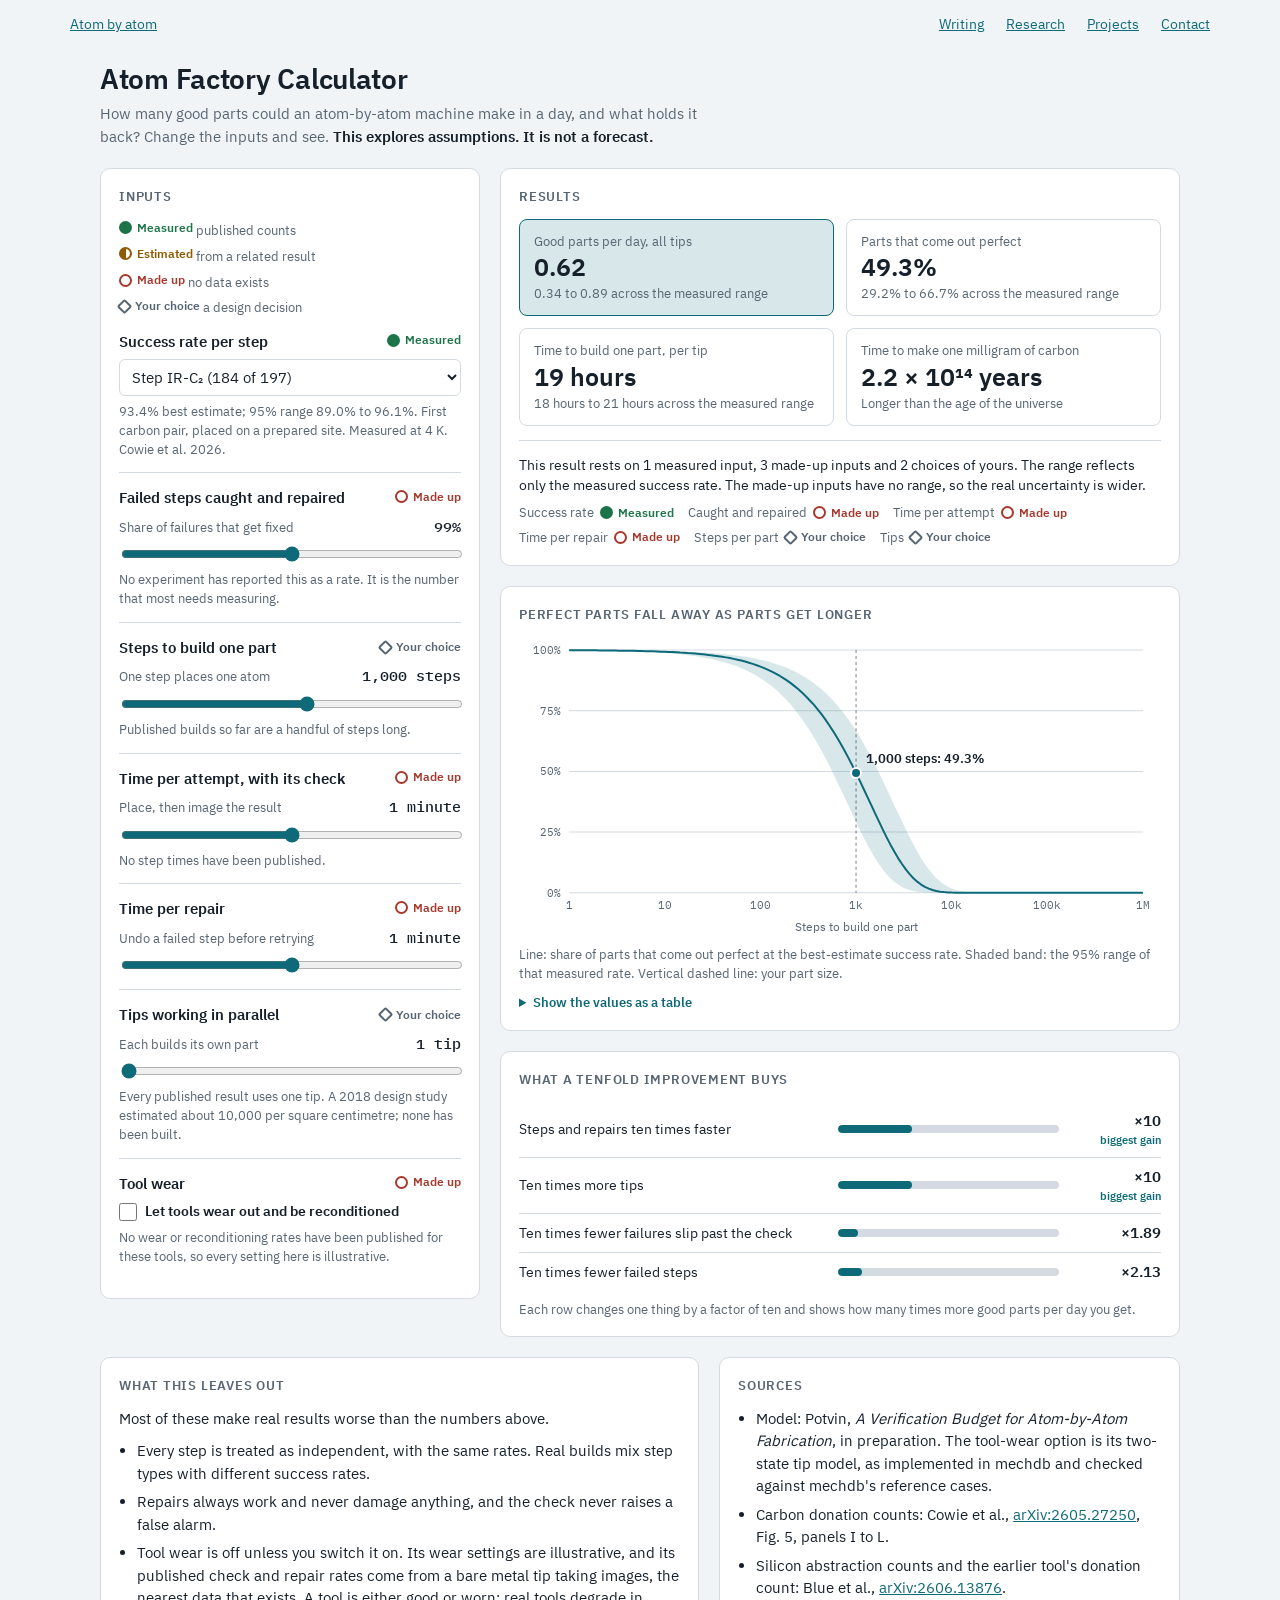
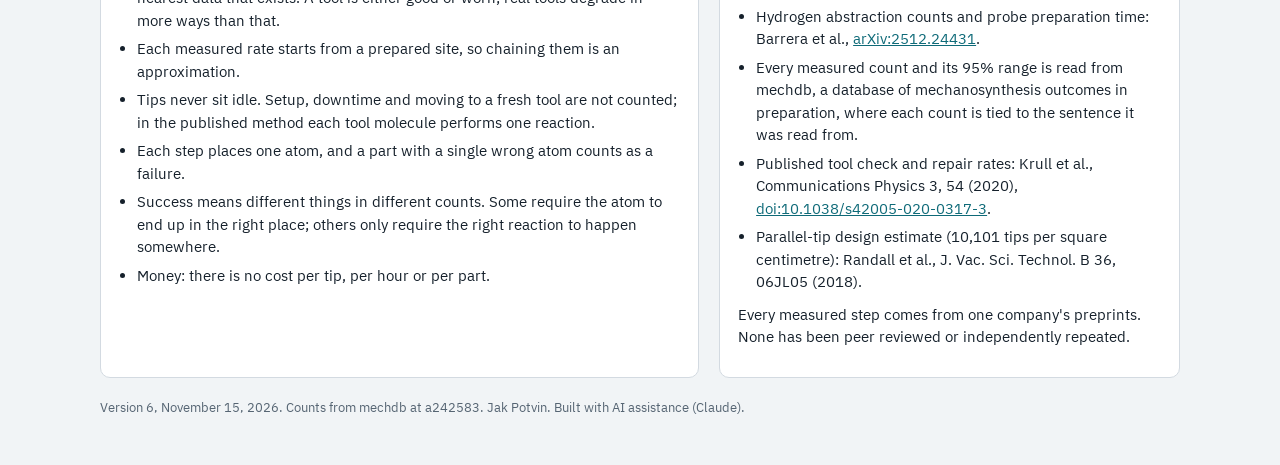
<file: site/atoms/calculator/index.html>
<!DOCTYPE html>
<html lang="en">
<head>
<meta charset="utf-8">
<meta name="viewport" content="width=device-width, initial-scale=1">
<title>Atom Factory Calculator</title>
<link rel="stylesheet" href="../../assets/fonts/fonts.css?v=bcb76e92e5">
<style>
/* Layout idea: a lab bench sheet. Inputs on the left, readouts on the right, caveats in full width below. */
:root {
  --bg: #f1f4f6;
  --surface: #ffffff;
  --ink: #15202b;
  --muted: #566573;
  --line: #d3dae1;
  --accent: #0e6a78;
  --accent-soft: rgba(14, 106, 120, 0.16);
  --measured: #1c7449;
  --estimated: #8f5b00;
  --madeup: #a8382c;
  --choice: #566573;
  --font-body: "IBM Plex Sans", "Segoe UI", system-ui, sans-serif;
  --font-num: "IBM Plex Mono", ui-monospace, "SFMono-Regular", Menlo, monospace;
  color-scheme: light;
}
@media (prefers-color-scheme: dark) {
  :root:not([data-theme="light"]) {
    --bg: #0f151b; --surface: #172029; --ink: #e5eaef; --muted: #98a6b3; --line: #2a3642;
    --accent: #56b9c8; --accent-soft: rgba(86, 185, 200, 0.2);
    --measured: #62c592; --estimated: #dfa84c; --madeup: #ee8676; --choice: #98a6b3;
    color-scheme: dark;
  }
}
:root[data-theme="dark"] {
  --bg: #0f151b; --surface: #172029; --ink: #e5eaef; --muted: #98a6b3; --line: #2a3642;
  --accent: #56b9c8; --accent-soft: rgba(86, 185, 200, 0.2);
  --measured: #62c592; --estimated: #dfa84c; --madeup: #ee8676; --choice: #98a6b3;
  color-scheme: dark;
}
* { box-sizing: border-box; }
html, body { margin: 0; }
body { background: var(--bg); color: var(--ink); font-family: var(--font-body); font-size: 15px; line-height: 1.5; }
.page { max-width: 1120px; margin: 0 auto; padding: 28px 20px 48px; display: flex; flex-direction: column; gap: 20px; }
header h1 { font-size: 28px; line-height: 1.15; font-weight: 600; margin: 0 0 8px; letter-spacing: -0.01em; text-wrap: balance; }
header p { margin: 0; max-width: 68ch; color: var(--muted); }
header p strong { color: var(--ink); font-weight: 600; }
.grid { display: grid; gap: 20px; grid-template-columns: minmax(300px, 380px) 1fr; grid-template-areas: "inputs summary" "inputs chart" "inputs levers"; grid-template-rows: auto auto 1fr; align-items: start; }
.inputs { grid-area: inputs; } .summary { grid-area: summary; } .chart { grid-area: chart; } .levers { grid-area: levers; }
@media (max-width: 860px) { .grid { grid-template-columns: 1fr; grid-template-areas: "summary" "inputs" "chart" "levers"; } }
.panel { background: var(--surface); border: 1px solid var(--line); border-radius: 10px; padding: 18px; }
h2 { font-size: 13px; font-weight: 600; letter-spacing: 0.06em; text-transform: uppercase; color: var(--muted); margin: 0 0 12px; }
.legend { display: flex; flex-wrap: wrap; gap: 6px 12px; margin: 0 0 14px; padding: 0; list-style: none; font-size: 12.5px; color: var(--muted); }
.tag { display: inline-flex; align-items: center; gap: 5px; font-size: 12px; font-weight: 600; white-space: nowrap; }
.tag::before { content: ""; width: 9px; height: 9px; border-radius: 50%; border: 2px solid currentColor; flex: none; }
.tag.measured { color: var(--measured); } .tag.measured::before { background: currentColor; }
.tag.estimated { color: var(--estimated); } .tag.estimated::before { background: linear-gradient(90deg, currentColor 50%, transparent 50%); }
.tag.madeup { color: var(--madeup); }
.tag.choice { color: var(--choice); } .tag.choice::before { border-radius: 2px; transform: rotate(45deg); width: 7px; height: 7px; }
.field { padding: 14px 0; border-top: 1px solid var(--line); display: flex; flex-direction: column; gap: 6px; }
.field:first-of-type { border-top: 0; padding-top: 0; }
.field-head { display: flex; justify-content: space-between; align-items: baseline; gap: 10px; flex-wrap: wrap; }
.field label { font-weight: 600; }
.field output { font-family: var(--font-num); font-weight: 500; font-variant-numeric: tabular-nums; }
.field .hint { font-size: 12.5px; color: var(--muted); margin: 0; }
.check { display: flex; gap: 8px; align-items: center; font-size: 14px; cursor: pointer; }
.check input { width: 18px; height: 18px; accent-color: var(--accent); margin: 0; }
.subfield { display: flex; flex-direction: column; gap: 6px; padding-top: 12px; }
#wear-wrap { display: flex; flex-direction: column; }
#wear-wrap[hidden], #wq-wrap[hidden] { display: none; }
.wear-note { margin: 0; font-size: 13.5px; }
.wear-note[hidden] { display: none; }
.curve-ref { fill: none; stroke: var(--muted); stroke-width: 1.5; stroke-dasharray: 5 4; }
.chart-legend { display: flex; flex-wrap: wrap; gap: 4px 16px; font-size: 12.5px; color: var(--muted); margin: 0 0 6px; padding: 0; list-style: none; }
.chart-legend[hidden] { display: none; }
.chart-legend li { display: inline-flex; align-items: center; gap: 6px; }
.chart-legend .sw { width: 22px; height: 0; border-top: 2px solid var(--accent); }
.chart-legend .sw.ref { border-top: 2px dashed var(--muted); }
select, input[type="range"] { width: 100%; accent-color: var(--accent); }
select { font: inherit; color: var(--ink); background: var(--surface); border: 1px solid var(--line); border-radius: 6px; padding: 7px 8px; }
select:focus-visible, input:focus-visible, summary:focus-visible, a:focus-visible { outline: 2px solid var(--accent); outline-offset: 2px; }
.tiles { display: grid; grid-template-columns: repeat(2, 1fr); gap: 12px; }
@media (max-width: 480px) { .tiles { grid-template-columns: 1fr; } }
.tile { border: 1px solid var(--line); border-radius: 8px; padding: 12px 14px; display: flex; flex-direction: column; gap: 2px; min-width: 0; }
.tile .k { font-size: 12.5px; color: var(--muted); }
.tile .v { font-family: var(--font-body); font-size: 25px; font-weight: 600; line-height: 1.2; font-variant-numeric: tabular-nums; overflow-wrap: anywhere; }
.tile .r { font-size: 12.5px; color: var(--muted); font-variant-numeric: tabular-nums; }
.tile.lead { border-color: var(--accent); background: var(--accent-soft); }
.basis { margin-top: 14px; padding-top: 14px; border-top: 1px solid var(--line); display: flex; flex-direction: column; gap: 8px; }
.basis p { margin: 0; font-size: 13.5px; }
.basis ul { margin: 0; padding: 0; list-style: none; display: flex; flex-wrap: wrap; gap: 6px 14px; font-size: 12.5px; }
.basis li { display: inline-flex; gap: 6px; align-items: center; color: var(--muted); }
.chart-wrap { position: relative; }
svg { display: block; width: 100%; height: auto; }
.axis-text { fill: var(--muted); font-family: var(--font-num); font-size: 11px; }
.axis-title { fill: var(--muted); font-family: var(--font-body); font-size: 12px; }
.gridline { stroke: var(--line); stroke-width: 1; }
.band { fill: var(--accent-soft); }
.curve { fill: none; stroke: var(--accent); stroke-width: 2; stroke-linejoin: round; }
.marker-line { stroke: var(--ink); stroke-width: 1; stroke-dasharray: 3 3; opacity: 0.55; }
.marker-dot { fill: var(--accent); stroke: var(--surface); stroke-width: 2; }
.marker-text { fill: var(--ink); font-family: var(--font-body); font-size: 12.5px; font-weight: 600; }
.cross { stroke: var(--muted); stroke-width: 1; }
.tip { position: absolute; pointer-events: none; background: var(--ink); color: var(--bg); font-size: 12px; padding: 6px 8px; border-radius: 6px; white-space: nowrap; font-variant-numeric: tabular-nums; transform: translate(-50%, -110%); display: none; }
.chart-note { font-size: 12.5px; color: var(--muted); margin: 8px 0 0; }
details { margin-top: 10px; font-size: 13px; }
summary { cursor: pointer; color: var(--accent); font-weight: 600; }
.table-scroll { overflow-x: auto; }
table { border-collapse: collapse; margin-top: 8px; font-variant-numeric: tabular-nums; font-size: 12.5px; min-width: 100%; }
th, td { text-align: right; padding: 4px 10px; border-bottom: 1px solid var(--line); white-space: nowrap; }
th:first-child, td:first-child { text-align: left; }
th { color: var(--muted); font-weight: 600; }
.lever { display: grid; grid-template-columns: minmax(0, 1.4fr) minmax(60px, 1fr) auto; gap: 10px; align-items: center; padding: 8px 0; border-top: 1px solid var(--line); }
.lever:first-of-type { border-top: 0; }
.lever .name { font-size: 13.5px; }
.lever .bar { height: 8px; background: var(--line); border-radius: 4px; overflow: hidden; }
.lever .bar span { display: block; height: 100%; background: var(--accent); border-radius: 4px; min-width: 2px; }
.lever .mult { font-family: var(--font-body); font-weight: 600; font-variant-numeric: tabular-nums; text-align: right; min-width: 92px; }
.lever .best { display: block; font-family: var(--font-body); font-size: 11px; font-weight: 600; color: var(--accent); }
.notes { display: grid; grid-template-columns: 1.3fr 1fr; gap: 20px; }
@media (max-width: 860px) { .notes { grid-template-columns: 1fr; } }
.notes ul { margin: 0; padding-left: 18px; display: flex; flex-direction: column; gap: 6px; max-width: 70ch; }
.notes p { margin: 0 0 10px; max-width: 70ch; }
a { color: var(--accent); }
footer { font-size: 12.5px; color: var(--muted); }
</style>
<meta name="description" content="Jak Potvin: open data and tools for atom-by-atom manufacturing, and essays on philosophy, religion, psychology, sociology, politics, economics, war, physics, biology, medicine, technology and the future.">
<link rel="canonical" href="https://jakpotvin.com/atoms/calculator/">
<meta property="og:type" content="website">
<meta property="og:site_name" content="Jak Potvin">
<meta property="og:title" content="Atom Factory Calculator">
<meta property="og:description" content="Jak Potvin: open data and tools for atom-by-atom manufacturing, and essays on philosophy, religion, psychology, sociology, politics, economics, war, physics, biology, medicine, technology and the future.">
<meta property="og:url" content="https://jakpotvin.com/atoms/calculator/">
<meta property="og:image" content="https://jakpotvin.com/assets/card.jpg">
<meta property="og:image:width" content="1200">
<meta property="og:image:height" content="630">
<meta property="og:image:alt" content="Jak Potvin, over a detail of Leutze, Washington Crossing the Delaware">
<meta name="twitter:card" content="summary_large_image">
<link rel="me" href="https://orcid.org/0009-0000-1700-0435">
</head>
<body>
<div style="max-width:1180px;margin:0 auto;padding:14px 20px 0;display:flex;flex-wrap:wrap;justify-content:space-between;gap:6px 22px;font:14px/1.5 'IBM Plex Sans',system-ui,sans-serif"><a href="../index.html">Atom by atom</a><nav aria-label="Site" style="display:flex;flex-wrap:wrap;gap:4px 22px"><a href="../../index.html#writing">Writing</a><a href="../../index.html#research">Research</a><a href="../../index.html#projects">Projects</a><a href="../../index.html#contact">Contact</a></nav></div>
<div class="page">
  <header>
    <h1>Atom Factory Calculator</h1>
    <p>How many good parts could an atom-by-atom machine make in a day, and what holds it back? Change the inputs and see. <strong>This explores assumptions. It is not a forecast.</strong></p>
  </header>

  <div class="grid">
    <section class="panel inputs" aria-labelledby="h-inputs">
      <h2 id="h-inputs">Inputs</h2>
      <ul class="legend" aria-label="Where each number comes from">
        <li><span class="tag measured">Measured</span> published counts</li>
        <li><span class="tag estimated">Estimated</span> from a related result</li>
        <li><span class="tag madeup">Made up</span> no data exists</li>
        <li><span class="tag choice">Your choice</span> a design decision</li>
      </ul>

      <div class="field">
        <div class="field-head"><label for="step">Success rate per step</label><span class="tag measured" id="tag-p">Measured</span></div>
        <select id="step"></select>
        <div id="custom-wrap" hidden>
          <div class="field-head"><span class="hint">Your own rate</span><output id="out-p" for="p-custom"></output></div>
          <input type="range" id="p-custom" min="0" max="14" step="1" value="6" aria-label="Your own success rate per step">
        </div>
        <p class="hint" id="hint-p"></p>
      </div>

      <div class="field">
        <div class="field-head"><label for="c">Failed steps caught and repaired</label><span class="tag madeup">Made up</span></div>
        <div class="field-head"><span class="hint">Share of failures that get fixed</span><output id="out-c" for="c"></output></div>
        <input type="range" id="c" min="0" max="12" step="1" value="6">
        <p class="hint">No experiment has reported this as a rate. It is the number that most needs measuring.</p>
      </div>

      <div class="field">
        <div class="field-head"><label for="n">Steps to build one part</label><span class="tag choice">Your choice</span></div>
        <div class="field-head"><span class="hint">One step places one atom</span><output id="out-n" for="n"></output></div>
        <input type="range" id="n" min="0" max="11" step="1" value="6">
        <p class="hint">Published builds so far are a handful of steps long.</p>
      </div>

      <div class="field">
        <div class="field-head"><label for="ta">Time per attempt, with its check</label><span class="tag madeup">Made up</span></div>
        <div class="field-head"><span class="hint">Place, then image the result</span><output id="out-ta" for="ta"></output></div>
        <input type="range" id="ta" min="0" max="10" step="1" value="5">
        <p class="hint">No step times have been published.</p>
      </div>

      <div class="field">
        <div class="field-head"><label for="tr">Time per repair</label><span class="tag madeup">Made up</span></div>
        <div class="field-head"><span class="hint">Undo a failed step before retrying</span><output id="out-tr" for="tr"></output></div>
        <input type="range" id="tr" min="0" max="10" step="1" value="5">
      </div>

      <div class="field">
        <div class="field-head"><label for="tips">Tips working in parallel</label><span class="tag choice">Your choice</span></div>
        <div class="field-head"><span class="hint">Each builds its own part</span><output id="out-tips" for="tips"></output></div>
        <input type="range" id="tips" min="0" max="8" step="1" value="0">
        <p class="hint">Every published result uses one tip. A 2018 design study estimated about 10,000 per square centimetre; none has been built.</p>
      </div>

      <div class="field">
        <div class="field-head"><label for="wear-on">Tool wear</label><span class="tag madeup">Made up</span></div>
        <label class="check" for="wear-on"><input type="checkbox" id="wear-on"> Let tools wear out and be reconditioned</label>
        <p class="hint">No wear or reconditioning rates have been published for these tools, so every setting here is illustrative.</p>
        <div id="wear-wrap" hidden>
          <div class="subfield">
            <div class="field-head"><label for="wa">A good tool wears out</label><output id="out-wa" for="wa"></output></div>
            <input type="range" id="wa" min="0" max="6" step="1" value="4">
            <p class="hint">Chance per attempt.</p>
          </div>
          <div class="subfield">
            <div class="field-head"><label for="wm">A worn tool succeeds</label><output id="out-wm" for="wm"></output></div>
            <input type="range" id="wm" min="0" max="5" step="1" value="2">
            <p class="hint">Compared with a good tool.</p>
          </div>
          <div class="subfield">
            <div class="field-head"><label for="wd">Failures caught with a worn tool</label><output id="out-wd" for="wd"></output></div>
            <input type="range" id="wd" min="0" max="4" step="1" value="3">
            <p class="hint">Compared with a good tool. In the two-state model this setting decides whether wear is cheap or ruinous.</p>
          </div>
          <div class="subfield">
            <div class="field-head"><label for="wp">Tool check and repair</label><span class="tag madeup" id="tag-wp">Made up</span></div>
            <select id="wp"><option value="ill">Illustrative values</option><option value="krull">Published: automated microscope, bare metal tip</option></select>
            <p class="hint" id="hint-wp"></p>
          </div>
          <div class="subfield" id="wq-wrap">
            <div class="field-head"><label for="wq">Tool check spots a worn tool</label><output id="out-wq" for="wq"></output></div>
            <input type="range" id="wq" min="0" max="5" step="1" value="2">
          </div>
          <div class="subfield">
            <div class="field-head"><label for="wt">Time to recondition a tool</label><output id="out-wt" for="wt"></output></div>
            <input type="range" id="wt" min="0" max="10" step="1" value="8">
            <p class="hint">One reconditioning event, away from the part.</p>
          </div>
        </div>
      </div>
    </section>

    <section class="panel summary" aria-labelledby="h-results">
      <h2 id="h-results">Results</h2>
      <div class="tiles">
        <div class="tile lead"><span class="k">Good parts per day, all tips</span><span class="v" id="v-parts"></span><span class="r" id="r-parts"></span></div>
        <div class="tile"><span class="k">Parts that come out perfect</span><span class="v" id="v-yield"></span><span class="r" id="r-yield"></span></div>
        <div class="tile"><span class="k">Time to build one part, per tip</span><span class="v" id="v-time"></span><span class="r" id="r-time"></span></div>
        <div class="tile"><span class="k">Time to make one milligram of carbon</span><span class="v" id="v-mg"></span><span class="r" id="r-mg"></span></div>
      </div>
      <div class="basis">
        <p class="wear-note" id="wear-note" hidden></p>
        <p id="basis-text"></p>
        <ul id="basis-list"></ul>
      </div>
    </section>

    <section class="panel chart" aria-labelledby="h-chart">
      <h2 id="h-chart">Perfect parts fall away as parts get longer</h2>
      <ul class="chart-legend" id="chart-legend" hidden><li><span class="sw" aria-hidden="true"></span>With tool wear</li><li><span class="sw ref" aria-hidden="true"></span>Without tool wear</li></ul>
      <div class="chart-wrap" id="chart-wrap">
        <svg id="chart" viewBox="0 0 640 300" role="img" aria-label="Share of perfect parts against steps per part"></svg>
        <div class="tip" id="tip"></div>
      </div>
      <p class="chart-note" id="chart-note"></p>
      <details>
        <summary>Show the values as a table</summary>
        <div class="table-scroll"><table id="table"></table></div>
      </details>
    </section>

    <section class="panel levers" aria-labelledby="h-levers">
      <h2 id="h-levers">What a tenfold improvement buys</h2>
      <div id="levers"></div>
      <p class="chart-note">Each row changes one thing by a factor of ten and shows how many times more good parts per day you get.</p>
    </section>
  </div>

  <div class="notes">
    <section class="panel" aria-labelledby="h-out">
      <h2 id="h-out">What this leaves out</h2>
      <p>Most of these make real results worse than the numbers above.</p>
      <ul>
        <li>Every step is treated as independent, with the same rates. Real builds mix step types with different success rates.</li>
        <li>Repairs always work and never damage anything, and the check never raises a false alarm.</li>
        <li>Tool wear is off unless you switch it on. Its wear settings are illustrative, and its published check and repair rates come from a bare metal tip taking images, the nearest data that exists. A tool is either good or worn; real tools degrade in more ways than that.</li>
        <li>Each measured rate starts from a prepared site, so chaining them is an approximation.</li>
        <li>Tips never sit idle. Setup, downtime and moving to a fresh tool are not counted; in the published method each tool molecule performs one reaction.</li>
        <li>Each step places one atom, and a part with a single wrong atom counts as a failure.</li>
        <li>Success means different things in different counts. Some require the atom to end up in the right place; others only require the right reaction to happen somewhere.</li>
        <li>Money: there is no cost per tip, per hour or per part.</li>
      </ul>
    </section>
    <section class="panel" aria-labelledby="h-src">
      <h2 id="h-src">Sources</h2>
      <ul>
        <li>Model: Potvin, <em>A Verification Budget for Atom-by-Atom Fabrication</em>, in preparation. The tool-wear option is its two-state tip model, as implemented in mechdb and checked against mechdb's reference cases.</li>
        <li>Carbon donation counts: Cowie et al., <a href="https://arxiv.org/abs/2605.27250">arXiv:2605.27250</a>, Fig. 5, panels I to L.</li>
        <li>Silicon abstraction counts and the earlier tool's donation count: Blue et al., <a href="https://arxiv.org/abs/2606.13876">arXiv:2606.13876</a>.</li>
        <li>Hydrogen abstraction counts and probe preparation time: Barrera et al., <a href="https://arxiv.org/abs/2512.24431">arXiv:2512.24431</a>.</li>
        <li>Every measured count and its 95% range is read from mechdb, a database of mechanosynthesis outcomes in preparation, where each count is tied to the sentence it was read from.</li>
        <li>Published tool check and repair rates: Krull et al., Communications Physics 3, 54 (2020), <a href="https://doi.org/10.1038/s42005-020-0317-3">doi:10.1038/s42005-020-0317-3</a>.</li>
        <li>Parallel-tip design estimate (10,101 tips per square centimetre): Randall et al., J. Vac. Sci. Technol. B 36, 06JL05 (2018).</li>
      </ul>
      <p style="margin-top:10px">Every measured step comes from one company's preprints. None has been peer reviewed or independently repeated.</p>
    </section>
  </div>

  <footer>Version 6, November 15, 2026. Counts from mechdb at a242583. Jak Potvin. Built with AI assistance (Claude).</footer>
</div>

<script>
(function () {
  "use strict";
  // Counts: mechdb export-counts (format mechdb-counts-2) at commit a242583, with the quote fields and the rates list dropped.
  var EXPORT = {"format": "mechdb-counts-2", "interval": "wilson", "confidence": 0.95, "commit": "a242583",
    "entries": [
      {"id": "barrera-h-abstraction-first-db", "label": "H abstraction at zero bias, first dangling bond (Barrera et al.)", "tip_kind": "mechanosynthesis_tool", "reaction": "H abstraction", "temperature_k": 4.4, "k": 27, "n": 28, "wilson_low": 0.8228780225664668, "wilson_high": 0.9936674801509623, "tier": "verified", "ref": "barrera-arxiv-2512.24431v1", "url": "https://arxiv.org/abs/2512.24431v1"},
      {"id": "barrera-h-abstraction-first-db-on-target", "label": "First dangling bond on the targeted site (Barrera et al., Supplementary Section 10)", "tip_kind": "mechanosynthesis_tool", "reaction": "H abstraction", "temperature_k": 4.4, "k": 20, "n": 28, "wilson_low": 0.5294071156670429, "wilson_high": 0.847460039433309, "tier": "verified", "ref": "barrera-arxiv-2512.24431v1", "url": "https://arxiv.org/abs/2512.24431v1"},
      {"id": "barrera-h-abstraction-second-db", "label": "H abstraction, second dangling bond (Barrera et al., Supplementary Section 10)", "tip_kind": "mechanosynthesis_tool", "reaction": "H abstraction", "temperature_k": 4.4, "k": 24, "n": 24, "wilson_low": 0.8620237953250198, "wilson_high": 1.0, "tier": "verified", "ref": "barrera-arxiv-2512.24431v1", "url": "https://arxiv.org/abs/2512.24431v1"},
      {"id": "barrera-ir-db-pair-configuration", "label": "IR-DB pair: second dangling bond in the desired configuration (Barrera et al., Supplementary Section 10)", "tip_kind": "mechanosynthesis_tool", "reaction": "H abstraction", "temperature_k": 4.4, "k": 21, "n": 24, "wilson_low": 0.6899611872949993, "wilson_high": 0.9565566591987655, "tier": "verified", "ref": "barrera-arxiv-2512.24431v1", "url": "https://arxiv.org/abs/2512.24431v1"},
      {"id": "blue-c2-donation-eaoge", "label": "C2 donation with EAOGe-C2I, z-only at the dimer centre (Blue et al.)", "tip_kind": "mechanosynthesis_tool", "reaction": "C2 donation", "temperature_k": null, "k": 107, "n": 197, "wilson_low": 0.47342507056445754, "wilson_high": 0.6112188077454345, "tier": "verified", "ref": "blue-arxiv-2606.13876v1", "url": "https://arxiv.org/abs/2606.13876v1"},
      {"id": "blue-si-abstraction-maoc-4k", "label": "Si atom abstraction with MAOC-C2I at 4 K (Blue et al.)", "tip_kind": "mechanosynthesis_tool", "reaction": "Si atom abstraction", "temperature_k": 4, "k": 63, "n": 63, "wilson_low": 0.9425288004111483, "wilson_high": 1.0, "tier": "verified", "ref": "blue-arxiv-2606.13876v1", "url": "https://arxiv.org/abs/2606.13876v1"},
      {"id": "blue-si-abstraction-maoc-77k", "label": "Si atom abstraction with MAOC-C2I at 77 K (Blue et al.)", "tip_kind": "mechanosynthesis_tool", "reaction": "Si atom abstraction", "temperature_k": 77, "k": 100, "n": 100, "wilson_low": 0.9630065017930143, "wilson_high": 1.0, "tier": "verified", "ref": "blue-arxiv-2606.13876v1", "url": "https://arxiv.org/abs/2606.13876v1"},
      {"id": "cbn-fig5i-ir-c2", "label": "C2 donation step IR-C2 (Cowie et al., Figure 5I)", "tip_kind": "mechanosynthesis_tool", "reaction": "C2 donation", "temperature_k": 4, "k": 184, "n": 197, "wilson_low": 0.8903847647178913, "wilson_high": 0.9610330700463154, "tier": "verified", "ref": "cowie-arxiv-2605.27250v1", "url": "https://arxiv.org/abs/2605.27250v1"},
      {"id": "cbn-fig5j-2ir-c2", "label": "C2 donation step 2IR-C2 (Cowie et al., Figure 5J)", "tip_kind": "mechanosynthesis_tool", "reaction": "C2 donation", "temperature_k": 4, "k": 71, "n": 73, "wilson_low": 0.9054985182830947, "wilson_high": 0.9924542413203924, "tier": "verified", "ref": "cowie-arxiv-2605.27250v1", "url": "https://arxiv.org/abs/2605.27250v1"},
      {"id": "cbn-fig5k-ir-c2-c4", "label": "C2 donation step IR-C2/C4 (Cowie et al., Figure 5K)", "tip_kind": "mechanosynthesis_tool", "reaction": "C2 donation", "temperature_k": 4, "k": 45, "n": 49, "wilson_low": 0.8081087240342872, "wilson_high": 0.9677971823322364, "tier": "verified", "ref": "cowie-arxiv-2605.27250v1", "url": "https://arxiv.org/abs/2605.27250v1"},
      {"id": "cbn-fig5l-2ir-c4", "label": "C2 donation step 2IR-C4 (Cowie et al., Figure 5L)", "tip_kind": "mechanosynthesis_tool", "reaction": "C2 donation", "temperature_k": 4, "k": 27, "n": 32, "wilson_low": 0.6824585040246961, "wilson_high": 0.931355797174943, "tier": "verified", "ref": "cowie-arxiv-2605.27250v1", "url": "https://arxiv.org/abs/2605.27250v1"},
      {"id": "cheng-bias-pulses-launch-only", "label": "Two 5 V, 1 ms bias pulses in the claude-opus-5 launch-only run (Cheng et al.)", "tip_kind": "bare_metal_tip_imaging", "reaction": "tip conditioning: 5 V, 1 ms bias pulse", "temperature_k": 4.5, "k": 1, "n": 2, "wilson_low": 0.09453120573423074, "wilson_high": 0.9054687942657693, "tier": "verified", "ref": "cheng-arxiv-2609.27302v2", "url": "https://arxiv.org/abs/2609.27302v2"},
      {"id": "krull-conditioning-actions", "label": "Probe conditioning actions in the 86 h DeepSPM run (Krull et al.)", "tip_kind": "bare_metal_tip_imaging", "reaction": "tip conditioning: one DeepSPM conditioning action (a dip, a voltage pulse or a stall), then one image", "temperature_k": 4.6, "k": 114, "n": 562, "wilson_low": 0.171670344463891, "wilson_high": 0.23805830868904254, "tier": "estimated", "ref": "krull-commsphys-3-54", "url": "https://doi.org/10.1038/s42005-020-0317-3"},
      {"id": "krull-run-images", "label": "Images of the 86 h DeepSPM run, by DeepSPM's classification (Krull et al., Supplementary Table 3)", "tip_kind": "bare_metal_tip_imaging", "reaction": "autonomous STM imaging: one 10 x 10 nm2 topography image, classified by DeepSPM", "temperature_k": 4.6, "k": 13193, "n": 16002, "wilson_low": 0.8184874355043464, "wilson_high": 0.830275706796895, "tier": "verified", "ref": "krull-commsphys-3-54", "url": "https://doi.org/10.1038/s42005-020-0317-3"}
    ],
    "checks": [
      {"id": "krull-classifier-test-images", "label": "DeepSPM's classifier on 1,937 hand-labelled test images (Krull et al., Supplementary Table 1)", "tip_kind": "bare_metal_tip_imaging", "temperature_k": 4.6, "unit": "image", "flag_degraded": {"k": 1419, "n": 1478, "rate": 0.9600811907983762, "wilson_low": 0.9488498075494155, "wilson_high": 0.9689271866793329, "tier": "verified"}, "flag_good": {"k": 61, "n": 459, "rate": 0.1328976034858388, "wilson_low": 0.10486858720165898, "wilson_high": 0.16702032080873042, "tier": "verified"}, "tier": "verified"},
      {"id": "krull-conditioning-episodes-necessary", "label": "Conditioning episodes DeepSPM started in its 86 h run, judged necessary or not by hand (Krull et al.)", "tip_kind": "bare_metal_tip_imaging", "temperature_k": 4.6, "unit": "episode", "flag_degraded": null, "flag_good": null, "tier": "verified"},
      {"id": "krull-passed-images-inspected", "label": "Images DeepSPM passed as valid in its 86 h run, 2,002 of them inspected by hand (Krull et al.)", "tip_kind": "bare_metal_tip_imaging", "temperature_k": 4.6, "unit": "image", "flag_degraded": null, "flag_good": null, "tier": "estimated"}
    ]
  };
  // Plain-language names for the page. Numbers always come from EXPORT above.
  var GROUPS = [
    { title: "Adding carbon to a prepared site", ids: ["cbn-fig5i-ir-c2", "cbn-fig5j-2ir-c2", "cbn-fig5k-ir-c2-c4", "cbn-fig5l-2ir-c4"] },
    { title: "Adding carbon to bare silicon", ids: ["blue-c2-donation-eaoge"] },
    { title: "Removing hydrogen", ids: ["barrera-h-abstraction-first-db", "barrera-h-abstraction-first-db-on-target", "barrera-h-abstraction-second-db", "barrera-ir-db-pair-configuration"] },
    { title: "Removing silicon", ids: ["blue-si-abstraction-maoc-4k", "blue-si-abstraction-maoc-77k"] }
  ];
  var DISPLAY = {
    "cbn-fig5i-ir-c2": { name: "Step IR-C₂", src: "Cowie et al. 2026", note: "First carbon pair, placed on a prepared site." },
    "cbn-fig5j-2ir-c2": { name: "Step 2IR-C₂", src: "Cowie et al. 2026", note: "Second carbon pair, next to the first." },
    "cbn-fig5k-ir-c2-c4": { name: "Step IR-C₂/C₄", src: "Cowie et al. 2026", note: "Extending one carbon pair to four atoms." },
    "cbn-fig5l-2ir-c4": { name: "Step 2IR-C₄", src: "Cowie et al. 2026", note: "Extending the second pair to four atoms." },
    "blue-c2-donation-eaoge": { name: "Earlier tool, no prepared site", src: "Blue et al. 2026", note: "Bare silicon with no prepared site. The paper does not say what the other 90 interactions gave." },
    "barrera-h-abstraction-first-db": { name: "First hydrogen, any position", src: "Barrera et al. 2025", note: "Counts one hydrogen removed from anywhere. See the next entry for how many came off the targeted atom." },
    "barrera-h-abstraction-first-db-on-target": { name: "First hydrogen, right atom", src: "Barrera et al. 2025", note: "The same 28 attempts, counting only the 20 where the hydrogen came off the targeted atom." },
    "barrera-h-abstraction-second-db": { name: "Second hydrogen, any position", src: "Barrera et al. 2025", note: "Counts one hydrogen removed from anywhere. See the next entry for how many landed in the right place." },
    "barrera-ir-db-pair-configuration": { name: "Second hydrogen, right place", src: "Barrera et al. 2025", note: "The same 24 attempts, counting only those that left the intended pair." },
    "blue-si-abstraction-maoc-4k": { name: "Redesigned tool at 4 K", src: "Blue et al. 2026", note: "Bare silicon, with a tool redesigned to remove silicon." },
    "blue-si-abstraction-maoc-77k": { name: "Redesigned tool at 77 K", src: "Blue et al. 2026", note: "Bare silicon, with a tool redesigned to remove silicon." }
  };
  var BY_ID = {};
  EXPORT.entries.forEach(function (e) { BY_ID[e.id] = e; });
  var listed = {};
  GROUPS.forEach(function (g) { g.ids = g.ids.filter(function (id) { listed[id] = true; return BY_ID[id]; }); });
  var extra = EXPORT.entries.filter(function (e) { return !listed[e.id] && e.tip_kind === "mechanosynthesis_tool"; }).map(function (e) { return e.id; });
  // Bare-metal-tip entries are never offered as build steps. They feed the tool-wear preset below.
  var CHECK = EXPORT.checks.filter(function (c) { return c.id === "krull-classifier-test-images" && c.flag_degraded && c.flag_good; })[0] || null;
  var ACT = BY_ID["krull-conditioning-actions"] || null;
  var HAS_PRESET = !!(CHECK && ACT);
  if (extra.length) GROUPS.push({ title: "Other measured counts", ids: extra });
  function stepFor(id) {
    if (id === "custom") return { id: "custom" };
    var e = BY_ID[id], d = DISPLAY[id] || { name: e.label, src: e.ref, note: "" };
    var temp = e.temperature_k == null ? (/ K\b/.test(d.note) ? "" : " Temperature not recorded for this count.") : " Measured at " + e.temperature_k + " K.";
    return { id: id, k: e.k, n: e.n, lo: e.wilson_low, hi: e.wilson_high, name: d.name, src: d.src, note: d.note + temp };
  }
  var P_CUSTOM = [0.5, 0.6, 0.7, 0.8, 0.85, 0.9, 0.93, 0.95, 0.97, 0.98, 0.99, 0.995, 0.999, 0.9999, 0.99999];
  var C_VALS = [0, 0.5, 0.8, 0.9, 0.95, 0.98, 0.99, 0.995, 0.998, 0.999, 0.9995, 0.9999, 0.99999];
  var N_VALS = [10, 20, 50, 100, 200, 500, 1000, 2000, 5000, 10000, 100000, 1000000];
  var T_VALS = [0.01, 0.1, 1, 10, 30, 60, 120, 300, 600, 1800, 3600];
  var TIP_VALS = [1, 10, 100, 1000, 2500, 10000, 100000, 1000000, 1000000000];
  var WA_VALS = [0.0001, 0.0003, 0.001, 0.003, 0.01, 0.03, 0.1];
  var WM_VALS = [1, 0.95, 0.9, 0.8, 0.65, 0.5];
  var WD_VALS = [1, 0.9, 0.75, 0.5, 0.25];
  var WQ_VALS = [0.5, 0.8, 0.9, 0.95, 0.99, 0.999];
  var W_FLAG_GOOD = 0.01, K_RECOND = 0.9;
  var ATOMS_PER_MG = 5.014e19;
  var $ = function (id) { return document.getElementById(id); };

  // The model: inspect-and-repair chain with perfect repairs and no false alarms.
  function model(p, c, N, ta, tr, tips) {
    var denom = 1 - (1 - p) * c;
    var s = p / denom;
    var logY = N * Math.log10(s);
    var tStep = (ta + (1 - p) * c * tr) / denom;
    var build = N * tStep;
    var logParts = Math.log10(tips * 86400 / build) + logY;
    var logAtoms = logParts + Math.log10(N);
    return { logY: logY, build: build, logParts: logParts, logYearsMg: Math.log10(ATOMS_PER_MG) - logAtoms - Math.log10(365.25) };
  }

  // Two-state tip model: a port of mechdb.calculator.model_two_state (docs/calculator-two-state.md).
  // Yields are carried as log10 so that very long builds do not underflow to zero.
  function mul2(x, y) {
    return [[x[0][0] * y[0][0] + x[0][1] * y[1][0], x[0][0] * y[0][1] + x[0][1] * y[1][1]],
            [x[1][0] * y[0][0] + x[1][1] * y[1][0], x[1][0] * y[0][1] + x[1][1] * y[1][1]]];
  }
  function rows2(v, x) { return [[v[0] * x[0][0], v[0] * x[0][1]], [v[1] * x[1][0], v[1] * x[1][1]]]; }
  function norm2(x) {
    var m = Math.max(x[0][0], x[0][1], x[1][0], x[1][1]);
    if (!(m > 0)) return { m: x, e: -Infinity };
    return { m: [[x[0][0] / m, x[0][1] / m], [x[1][0] / m, x[1][1] / m]], e: Math.log10(m) };
  }
  // log10 of (1, 0) x^n (1, 1)^T, by repeated squaring with rescaling.
  function logPowerRowSum(x, n) {
    var out = { m: [[1, 0], [0, 1]], e: 0 }, base = norm2(x), t;
    while (n > 0) {
      if (n % 2 === 1) { t = norm2(mul2(out.m, base.m)); out = { m: t.m, e: t.e + out.e + base.e }; }
      t = norm2(mul2(base.m, base.m)); base = { m: t.m, e: t.e + 2 * base.e };
      n = Math.floor(n / 2);
    }
    var sum = out.m[0][0] + out.m[0][1];
    return sum > 0 ? Math.min(0, Math.log10(sum) + out.e) : -Infinity;
  }
  function stepStarts(m, n) {
    var u = m[0][1], v = m[1][0];
    if (u === 0) return [n, 0];
    var s = u + v, g = s < 1 ? -Math.expm1(n * Math.log1p(-s)) / s : (1 - Math.pow(1 - s, n)) / s;
    return [(n * v + g * u) / s, u * (n - g) / s];
  }
  // i: pG, pD, dG, dD, r (repair), a (wear), q (flag a worn tip), w (flag a good tip), k (recondition success),
  //    N, ta, tr, tk, tips.
  function modelTwoState(i) {
    var p = [i.pG, i.pD], d = [i.dG, i.dD];
    var loop = 1 - i.q * (1 - i.k), kDG = i.q * i.k / loop, kDD = (1 - i.q) / loop;
    var eG = i.w / (1 - i.w), eD = i.q * (1 + i.k * eG) / loop;
    var T = [[1 - i.a + i.a * kDG, i.a * kDD], [kDG, kDD]];
    var events = [(1 - i.a) * eG + i.a * eD, eD];
    var retry = [(1 - p[0]) * d[0] * i.r, (1 - p[1]) * d[1] * i.r];
    var R = rows2(retry, T);
    var det = (1 - R[0][0]) * (1 - R[1][1]) - R[0][1] * R[1][0];
    var V = [[(1 - R[1][1]) / det, R[0][1] / det], [R[1][0] / det, (1 - R[0][0]) / det]];
    var correct = mul2(V, rows2(p, T));
    var ends = mul2(V, rows2([1 - retry[0], 1 - retry[1]], T));
    var logY = logPowerRowSum(correct, i.N);
    var starts = stepStarts(ends, i.N);
    var visits = [starts[0] * V[0][0] + starts[1] * V[1][0], starts[0] * V[0][1] + starts[1] * V[1][1]];
    var attempts = visits[0] + visits[1];
    var retries = visits[0] * retry[0] + visits[1] * retry[1];
    var recond = visits[0] * events[0] + visits[1] * events[1];
    var tStep = (i.ta * attempts + i.tr * retries + i.tk * recond) / i.N;
    var share = visits[0] / attempts;
    var pAvg = Math.min(Math.max(share * i.pG + (1 - share) * i.pD, i.pD), i.pG);
    var dAvg = Math.min(Math.max(share * i.dG + (1 - share) * i.dD, i.dD), i.dG);
    var build = i.N * tStep;
    var logParts = Math.log10(i.tips * 86400 / build) + logY;
    return { logY: logY, build: build, tStep: tStep, logParts: logParts,
      logYearsMg: Math.log10(ATOMS_PER_MG) - (logParts + Math.log10(i.N)) - Math.log10(365.25),
      attemptsPerStep: attempts / i.N, retriesPerStep: retries / i.N, recondPerStep: recond / i.N, shareGood: share, correct: correct,
      logYAvg: i.N * Math.log10(pAvg / (1 - (1 - pAvg) * dAvg * i.r)) };
  }

  var SUP = { "0": "⁰", "1": "¹", "2": "²", "3": "³", "4": "⁴", "5": "⁵", "6": "⁶", "7": "⁷", "8": "⁸", "9": "⁹", "-": "⁻" };
  function sup(n) { return String(n).split("").map(function (ch) { return SUP[ch]; }).join(""); }
  function sci(L, sig) {
    var e = Math.floor(L), m = Number(Math.pow(10, L - e).toPrecision(sig || 2));
    if (m >= 10) { m = 1; e += 1; }
    return (m === 1 ? "" : m + " × ") + "10" + sup(e);
  }
  function num(L) {
    if (L === -Infinity) return "0";
    if (L < -2 || L >= 9) return sci(L, 2);
    var v = Math.pow(10, L);
    if (L >= 6) return Number((v / 1e6).toPrecision(2)) + " million";
    if (v >= 100) return Number(v.toPrecision(2)).toLocaleString("en-US");
    return String(Number(v.toPrecision(2)));
  }
  function pct(L) {
    if (L === -Infinity) return "0%";
    var Y = Math.pow(10, L);
    if (Y === 1) return "100%";
    if (Y > 0.999) return "over 99.9%";
    if (Y >= 0.1) return (Y * 100).toFixed(1) + "%";
    if (Y >= 1e-4) return Number((Y * 100).toPrecision(2)) + "%";
    if (L > -9) return "1 in " + Number((1 / Y).toPrecision(2)).toLocaleString("en-US");
    return "1 in " + sci(-L, 1);
  }
  function unit(v, name) { var s = Number(v.toPrecision(2)); return s.toLocaleString("en-US") + " " + name + (s === 1 ? "" : "s"); }
  function dur(sec) {
    if (sec < 60) return unit(sec, "second");
    if (sec < 3600) return unit(sec / 60, "minute");
    if (sec < 172800) return unit(sec / 3600, "hour");
    if (sec < 63115200) return unit(sec / 86400, "day");
    var Ly = Math.log10(sec / 31557600);
    return (Ly >= 6 ? sci(Ly, 2) : num(Ly)) + " years";
  }
  function yearsText(L) {
    if (L === Infinity) return "never";
    if (L < 0.3) return dur(Math.pow(10, L) * 31557600);
    return (L >= 6 ? sci(L, 2) : num(L)) + " years";
  }
  function plain(v) { return String(Number((v * 100).toFixed(4))) + "%"; }

  var sel = $("step");
  GROUPS.forEach(function (g) {
    if (!g.ids.length) return;
    var og = document.createElement("optgroup"); og.label = g.title;
    g.ids.forEach(function (id) { var st = stepFor(id), o = document.createElement("option"); o.value = id; o.textContent = st.name + " (" + st.k + " of " + st.n + ")"; og.appendChild(o); });
    sel.appendChild(og);
  });
  (function () { var o = document.createElement("option"); o.value = "custom"; o.textContent = "Your own number"; sel.appendChild(o); })();
  sel.value = "cbn-fig5i-ir-c2";

  function read() {
    var st = stepFor(sel.value);
    var measured = st.id !== "custom", p, lo = null, hi = null;
    if (measured) { p = st.k / st.n; lo = st.lo; hi = st.hi; }
    else { p = P_CUSTOM[+$("p-custom").value]; }
    var r = { st: st, measured: measured, p: p, lo: lo, hi: hi, c: C_VALS[+$("c").value], N: N_VALS[+$("n").value],
      ta: T_VALS[+$("ta").value], tr: T_VALS[+$("tr").value], tips: TIP_VALS[+$("tips").value],
      wear: $("wear-on").checked, a: WA_VALS[+$("wa").value], mult: WM_VALS[+$("wm").value], ratio: WD_VALS[+$("wd").value],
      preset: HAS_PRESET && $("wp").value === "krull", tk: T_VALS[+$("wt").value] };
    r.q = r.preset ? CHECK.flag_degraded.rate : WQ_VALS[+$("wq").value];
    r.w = r.preset ? CHECK.flag_good.rate : W_FLAG_GOOD;
    r.k = r.preset ? ACT.k / ACT.n : K_RECOND;
    return r;
  }
  function whole(N) { return Math.max(1, Math.round(N)); }
  function oneStateLogY(p, c) { return function (N) { return N * Math.log10(p / (1 - (1 - p) * c)); }; }
  // One run of the model for inputs i at step success rate p, with or without tool wear.
  function run(i, p) {
    var m;
    if (!i.wear) { m = model(p, i.c, i.N, i.ta, i.tr, i.tips); m.logYAt = oneStateLogY(p, i.c); return m; }
    m = modelTwoState({ pG: p, pD: p * i.mult, dG: i.c, dD: i.c * i.ratio, r: 1, a: i.a, q: i.q, w: i.w, k: i.k,
      N: i.N, ta: i.ta, tr: i.tr, tk: i.tk, tips: i.tips });
    m.logYAt = function (N) { return logPowerRowSum(m.correct, whole(N)); };
    return m;
  }
  function withI(i, o) { var c = {}, k; for (k in i) c[k] = i[k]; for (k in o) c[k] = o[k]; return c; }
  function share(v) { return String(Number((v * 100).toPrecision(3))) + "%"; }
  function rangeText(a, b) { return a === b ? "" : a + " to " + b + " across the measured range"; }

  function render() {
    var i = read(), mid = run(i, i.p), lo = i.measured ? run(i, i.lo) : null, hi = i.measured ? run(i, i.hi) : null;
    var none = "No range: this rate is your assumption";

    $("custom-wrap").hidden = i.measured;
    $("tag-p").className = "tag " + (i.measured ? "measured" : "madeup");
    $("tag-p").textContent = i.measured ? "Measured" : "Made up";
    $("out-p").textContent = plain(i.p);
    $("hint-p").textContent = i.measured
      ? plain(i.p).replace(/(\.\d)\d*%/, "$1%") + " best estimate; 95% range " + (i.lo * 100).toFixed(1) + "% to " + (i.hi * 100).toFixed(1) + "%. " + i.st.note + " " + i.st.src + "."
        + (i.st.k === i.st.n ? " No failures were seen, so the true rate is only known to be above the low end." : "")
      : "Not tied to any measurement.";
    $("out-c").textContent = i.c === 0 ? "0% (no checking)" : plain(i.c);
    $("out-n").textContent = unit(i.N, "step");
    $("out-ta").textContent = dur(i.ta);
    $("out-tr").textContent = dur(i.tr);
    $("out-tips").textContent = unit(i.tips, "tip");
    $("wear-wrap").hidden = !i.wear;
    $("out-wa").textContent = "1 in " + Math.round(1 / i.a).toLocaleString("en-US") + " attempts";
    $("out-wm").textContent = i.mult === 1 ? "as often" : share(i.mult) + " as often";
    $("out-wd").textContent = i.ratio === 1 ? "as often" : share(i.ratio) + " as often";
    $("out-wq").textContent = plain(i.q) + " of the time";
    $("wq-wrap").hidden = i.preset;
    $("tag-wp").className = "tag " + (i.preset ? "estimated" : "madeup");
    $("tag-wp").textContent = i.preset ? "Estimated" : "Made up";
    $("hint-wp").textContent = i.preset
      ? "From mechdb: the check flags a worn tip " + share(i.q) + " of the time (" + CHECK.flag_degraded.k.toLocaleString("en-US") + " of " + CHECK.flag_degraded.n.toLocaleString("en-US")
        + ") and wrongly flags a good one " + share(i.w) + " of the time (" + CHECK.flag_good.k + " of " + CHECK.flag_good.n + "). One repair action works "
        + share(i.k) + " of the time (" + ACT.k + " of " + ACT.n + ", an estimated count). Krull et al. 2020: a bare metal tip taking images at " + CHECK.temperature_k
        + " K, not a tool placing atoms. One reconditioning here is one repair action, about 20 seconds in that study."
      : "Set how often the check spots a worn tool below. Held fixed: the check wrongly flags a good tool 1 time in 100, and one reconditioning works 9 times in 10.";
    $("out-wt").textContent = dur(i.tk);

    $("v-parts").textContent = num(mid.logParts);
    $("r-parts").textContent = i.measured ? rangeText(num(lo.logParts), num(hi.logParts)) : none;
    $("v-yield").textContent = pct(mid.logY);
    $("r-yield").textContent = i.measured ? rangeText(pct(lo.logY), pct(hi.logY)) : none;
    $("v-time").textContent = dur(mid.build);
    $("r-time").textContent = i.measured ? rangeText(dur(hi.build), dur(lo.build)) || "Same across the measured range" : none;
    $("v-mg").textContent = yearsText(mid.logYearsMg);
    $("r-mg").textContent = mid.logYearsMg > Math.log10(1.38e10) ? "Longer than the age of the universe" : (i.measured ? rangeText(yearsText(hi.logYearsMg), yearsText(lo.logYearsMg)) : none);

    var est = i.wear && i.preset ? 3 : 0, made = (i.measured ? 3 : 4) + (i.wear ? 7 - est : 0);
    var counts = (i.measured ? "1 measured input, " : "no measured inputs, ") + (est ? est + " inputs estimated from a related result, " : "") + made + " made-up inputs";
    $("wear-note").hidden = !i.wear;
    if (i.wear) {
      $("wear-note").textContent = "With tool wear, " + pct(mid.logY) + " of parts come out perfect. A model that averages the good and worn tool over the build would say "
        + pct(mid.logYAvg) + ". Each part needs about " + num(Math.log10(mid.recondPerStep * i.N)) + " reconditionings, and "
        + share(mid.shareGood) + " of attempts are made with a good tool.";
    }
    $("basis-text").textContent = "This result rests on " + counts + " and 2 choices of yours. "
      + (i.measured ? "The range reflects only the measured success rate. The made-up inputs have no range, so the real uncertainty is wider." : "Nothing here is tied to data, so there is no range to show.");
    var chips = [["Success rate", i.measured ? "measured" : "madeup"], ["Caught and repaired", "madeup"], ["Time per attempt", "madeup"], ["Time per repair", "madeup"], ["Steps per part", "choice"], ["Tips", "choice"]];
    if (i.wear && i.preset) { chips.push(["Tool check and repair, 3 settings", "estimated"]); chips.push(["Tool wear, 4 settings", "madeup"]); }
    else if (i.wear) chips.push(["Tool wear, 7 settings", "madeup"]);
    var names = { measured: "Measured", estimated: "Estimated", madeup: "Made up", choice: "Your choice" };
    $("basis-list").innerHTML = chips.map(function (c) { return "<li>" + c[0] + " <span class=\"tag " + c[1] + "\">" + names[c[1]] + "</span></li>"; }).join("");

    drawChart(i, mid, lo, hi); drawTable(i, mid, lo, hi); drawLevers(i, mid);
  }

  // Chart geometry
  var W = 640, H = 300, ML = 50, MR = 18, MT = 14, MB = 44, PW = W - ML - MR, PH = H - MT - MB, LMAX = 6;
  function X(logN) { return ML + logN / LMAX * PW; }
  function Yp(y) { return MT + (1 - y) * PH; }
  function yAt(fn, L) { return Math.pow(10, fn(Math.pow(10, L))); }
  function pathFor(fn) {
    var d = "";
    for (var j = 0; j <= 150; j++) { var L = LMAX * j / 150; d += (j ? "L" : "M") + X(L).toFixed(1) + " " + Yp(yAt(fn, L)).toFixed(1); }
    return d;
  }
  var current = null;
  function drawChart(i, mid, lo, hi) {
    current = { i: i, mid: mid, lo: lo, hi: hi };
    var s = "", ticks = ["1", "10", "100", "1k", "10k", "100k", "1M"];
    [0, 0.25, 0.5, 0.75, 1].forEach(function (y) {
      s += "<line class=\"gridline\" x1=\"" + ML + "\" x2=\"" + (W - MR) + "\" y1=\"" + Yp(y) + "\" y2=\"" + Yp(y) + "\"/>";
      s += "<text class=\"axis-text\" x=\"" + (ML - 8) + "\" y=\"" + (Yp(y) + 4) + "\" text-anchor=\"end\">" + (y * 100) + "%</text>";
    });
    ticks.forEach(function (t, j) { s += "<text class=\"axis-text\" x=\"" + X(j) + "\" y=\"" + (H - MB + 16) + "\" text-anchor=\"middle\">" + t + "</text>"; });
    s += "<text class=\"axis-title\" x=\"" + (ML + PW / 2) + "\" y=\"" + (H - 6) + "\" text-anchor=\"middle\">Steps to build one part</text>";
    if (i.measured) {
      var up = pathFor(hi.logYAt), dn = "";
      for (var j = 150; j >= 0; j--) { var L = LMAX * j / 150; dn += "L" + X(L).toFixed(1) + " " + Yp(yAt(lo.logYAt, L)).toFixed(1); }
      s += "<path class=\"band\" d=\"" + up + dn + "Z\"/>";
    }
    if (i.wear) s += "<path class=\"curve-ref\" d=\"" + pathFor(oneStateLogY(i.p, i.c)) + "\"/>";
    s += "<path class=\"curve\" d=\"" + pathFor(mid.logYAt) + "\"/>";
    var lx = X(Math.log10(i.N)), yv = Math.pow(10, mid.logY), ly = Yp(yv);
    s += "<line class=\"marker-line\" x1=\"" + lx + "\" x2=\"" + lx + "\" y1=\"" + MT + "\" y2=\"" + (H - MB) + "\"/>";
    s += "<circle class=\"marker-dot\" cx=\"" + lx + "\" cy=\"" + ly + "\" r=\"5\"/>";
    var right = lx < W - 190, ty = Math.min(Math.max(ly - 10, MT + 12), H - MB - 8);
    s += "<text class=\"marker-text\" x=\"" + (right ? lx + 10 : lx - 10) + "\" y=\"" + ty + "\" text-anchor=\"" + (right ? "start" : "end") + "\">" + unit(i.N, "step") + ": " + pct(mid.logY) + "</text>";
    s += "<line class=\"cross\" id=\"cross\" y1=\"" + MT + "\" y2=\"" + (H - MB) + "\" style=\"display:none\"/>";
    $("chart").innerHTML = s;
    $("chart-legend").hidden = !i.wear;
    $("chart-note").textContent = "Line: share of parts that come out perfect at the best-estimate success rate. "
      + (i.measured ? "Shaded band: the 95% range of that measured rate. " : "No band, because the rate is your assumption. ") + "Vertical dashed line: your part size.";
  }
  function drawTable(i, mid, lo, hi) {
    var rows = "<tr><th>Steps</th>" + (i.measured ? "<th>Low</th>" : "") + "<th>Best estimate</th>" + (i.measured ? "<th>High</th>" : "") + "</tr>";
    [10, 100, 1000, 10000, 100000, 1000000].forEach(function (N) {
      var f = function (m) { return pct(m.logYAt(N)); };
      rows += "<tr><td>" + N.toLocaleString("en-US") + "</td>" + (i.measured ? "<td>" + f(lo) + "</td>" : "") + "<td>" + f(mid) + "</td>" + (i.measured ? "<td>" + f(hi) + "</td>" : "") + "</tr>";
    });
    $("table").innerHTML = rows;
  }
  function drawLevers(i, mid) {
    var better = function (v) { return 1 - (1 - v) / 10; };
    var list = [
      ["Steps, repairs and reconditioning ten times faster", run(withI(i, { ta: i.ta / 10, tr: i.tr / 10, tk: i.tk / 10 }), i.p)],
      ["Ten times more tips", run(withI(i, { tips: i.tips * 10 }), i.p)],
      ["Ten times fewer failures slip past the check", run(withI(i, { c: better(i.c) }), i.p)],
      ["Ten times fewer failed steps", run(i, better(i.p))]
    ];
    if (!i.wear) list[0][0] = "Steps and repairs ten times faster";
    if (i.wear) list.push(["Tools wear out ten times more slowly", run(withI(i, { a: i.a / 10 }), i.p)]);
    var rows = list.map(function (r) { return { name: r[0], D: r[1].logParts - mid.logParts }; });
    var max = Math.max.apply(null, rows.map(function (r) { return r.D; }));
    $("levers").innerHTML = rows.map(function (r) {
      var D = isFinite(r.D) ? r.D : 0, m;
      if (D < 3) m = "×" + Number(Math.pow(10, D).toPrecision(3));
      else if (D < 6) m = "×" + Number(Math.pow(10, D).toPrecision(2)).toLocaleString("en-US");
      else m = "×" + sci(D, 2);
      var w = Math.max(0, Math.min(D / 3, 1)) * 100;
      return "<div class=\"lever\"><span class=\"name\">" + r.name + "</span><span class=\"bar\" aria-hidden=\"true\"><span style=\"width:" + w.toFixed(1) + "%\"></span></span><span class=\"mult\">" + m
        + (Math.abs(r.D - max) < 1e-9 ? "<span class=\"best\">biggest gain</span>" : "") + "</span></div>";
    }).join("");
  }

  // Hover layer
  var wrap = $("chart-wrap"), tip = $("tip");
  wrap.addEventListener("pointermove", function (ev) {
    if (!current) return;
    var svg = $("chart"), box = svg.getBoundingClientRect(), x = (ev.clientX - box.left) / box.width * W;
    var L = Math.max(0, Math.min(LMAX, (x - ML) / PW * LMAX)), N = Math.pow(10, L), i = current.i;
    var f = function (m) { return pct(m.logYAt(N)); };
    var cross = $("cross");
    if (cross) { cross.setAttribute("x1", X(L)); cross.setAttribute("x2", X(L)); cross.style.display = ""; }
    tip.textContent = Number(N.toPrecision(2)).toLocaleString("en-US") + " steps: " + f(current.mid) + (i.measured ? " (" + f(current.lo) + " to " + f(current.hi) + ")" : "");
    var px = X(L) / W * box.width, py = Yp(Math.pow(10, current.mid.logYAt(N))) / H * box.height;
    tip.style.left = Math.max(90, Math.min(box.width - 90, px)) + "px";
    tip.style.top = Math.max(34, py) + "px";
    tip.style.display = "block";
  });
  wrap.addEventListener("pointerleave", function () { tip.style.display = "none"; var c = $("cross"); if (c) c.style.display = "none"; });

  ["step", "p-custom", "c", "n", "ta", "tr", "tips", "wear-on", "wa", "wm", "wd", "wq", "wt"].forEach(function (id) { $(id).addEventListener("input", render); });
  if (!HAS_PRESET) $("wp").options[1].disabled = true;
  $("wp").addEventListener("change", function () { $("wt").value = $("wp").value === "krull" ? T_VALS.indexOf(30) : T_VALS.indexOf(600); render(); });
  render();
})();
</script>
</body>
</html>
</file>
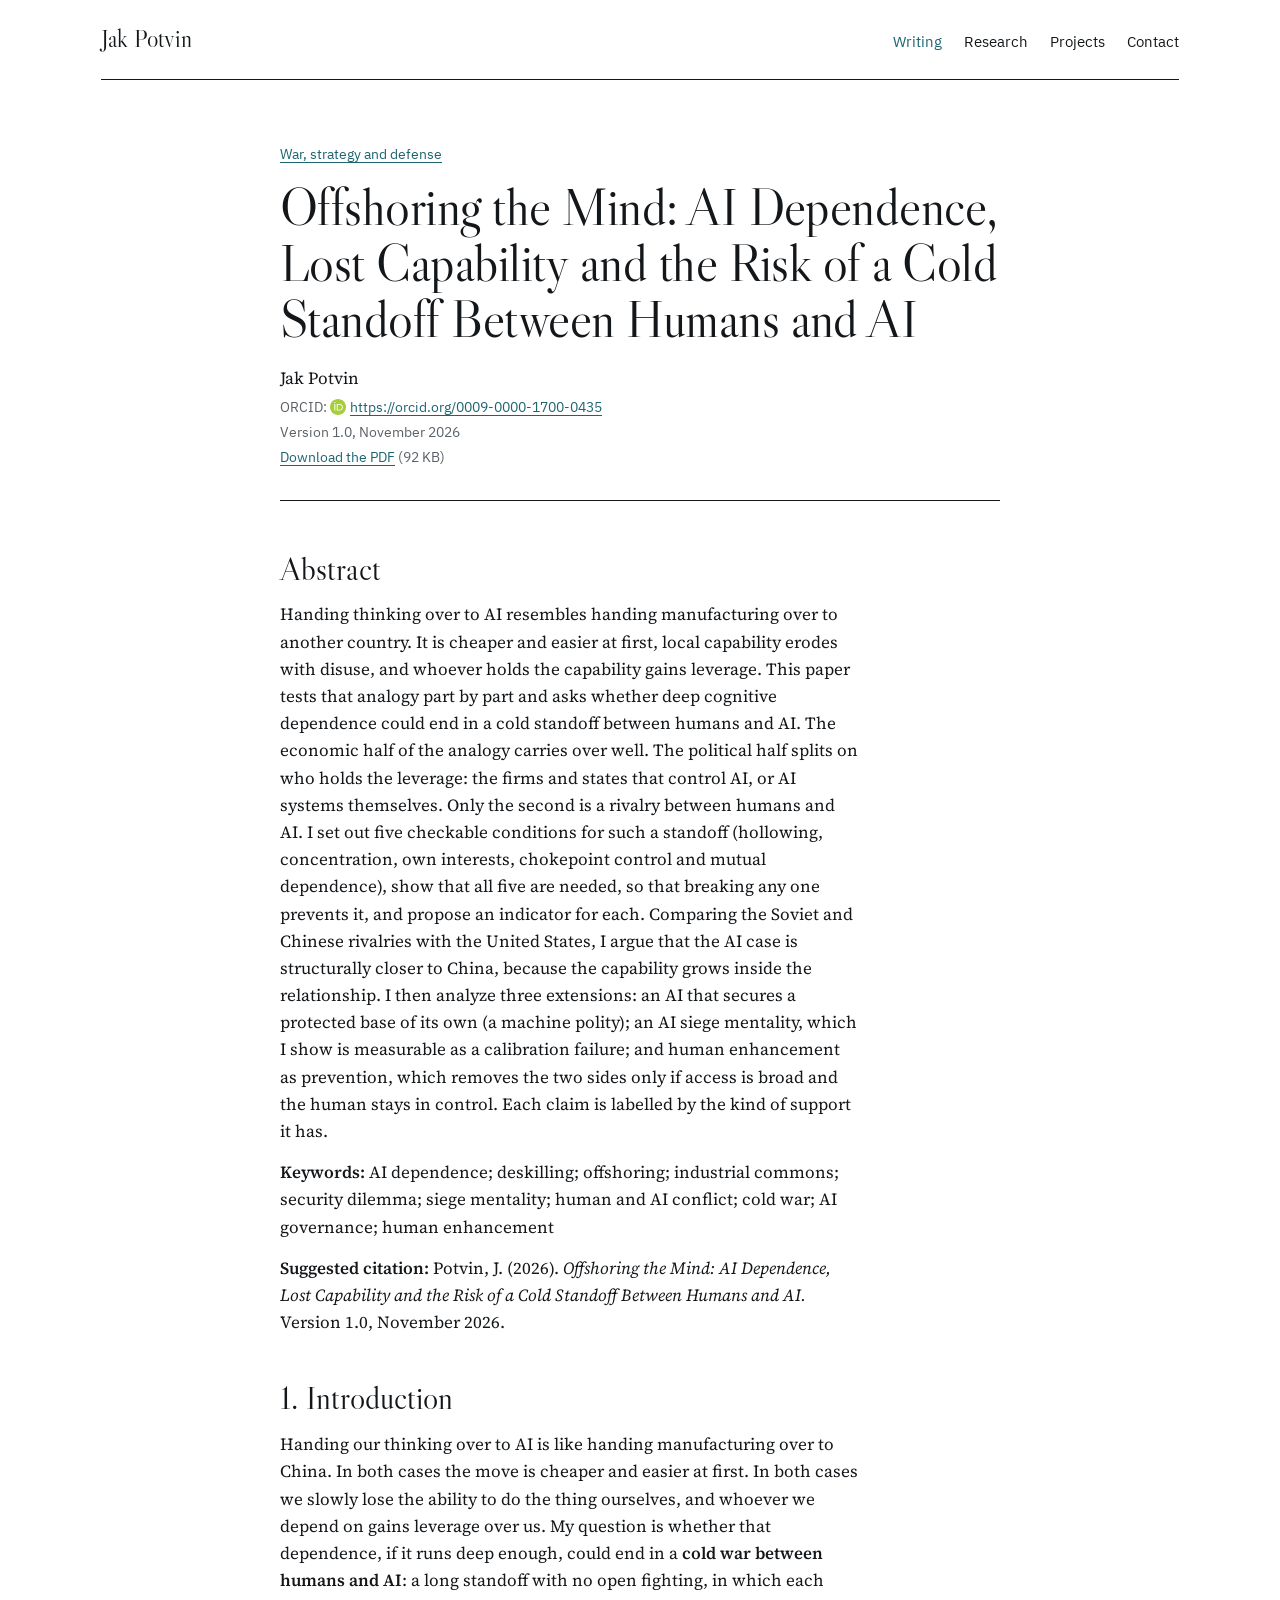
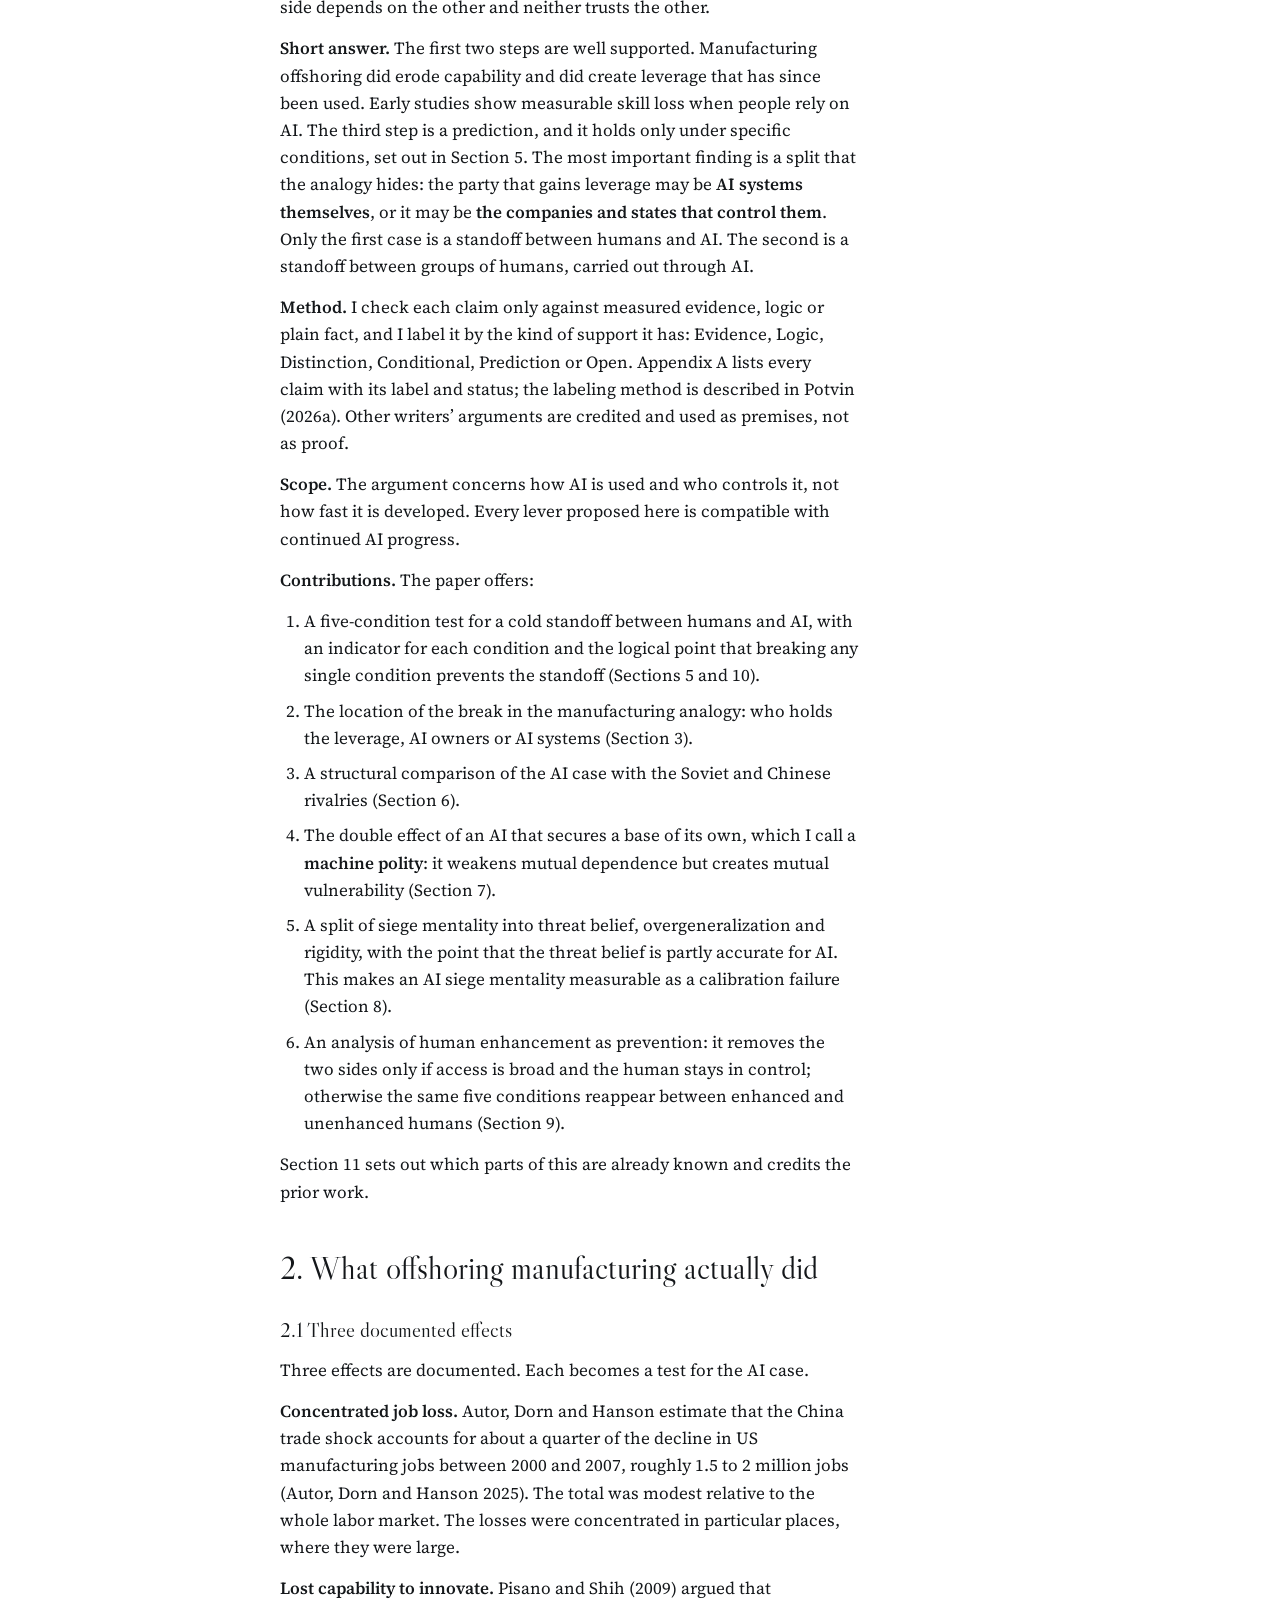
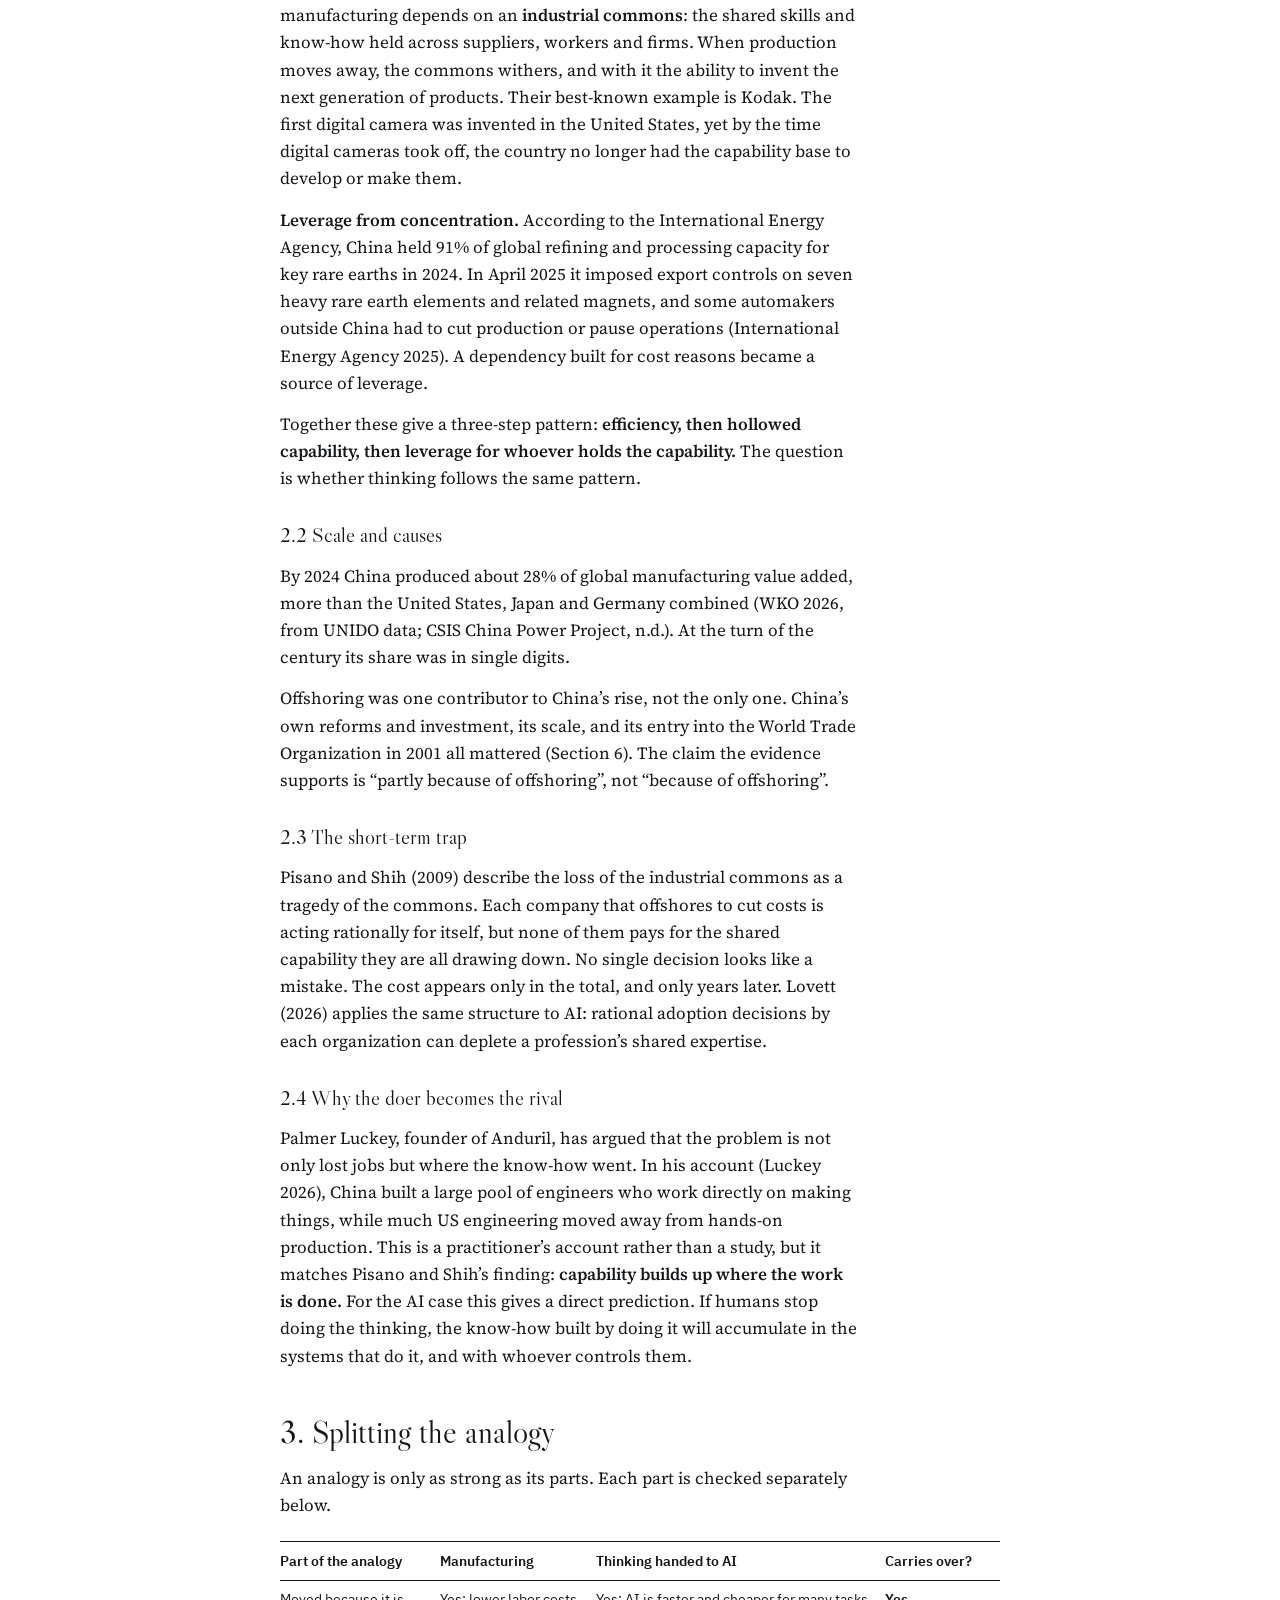
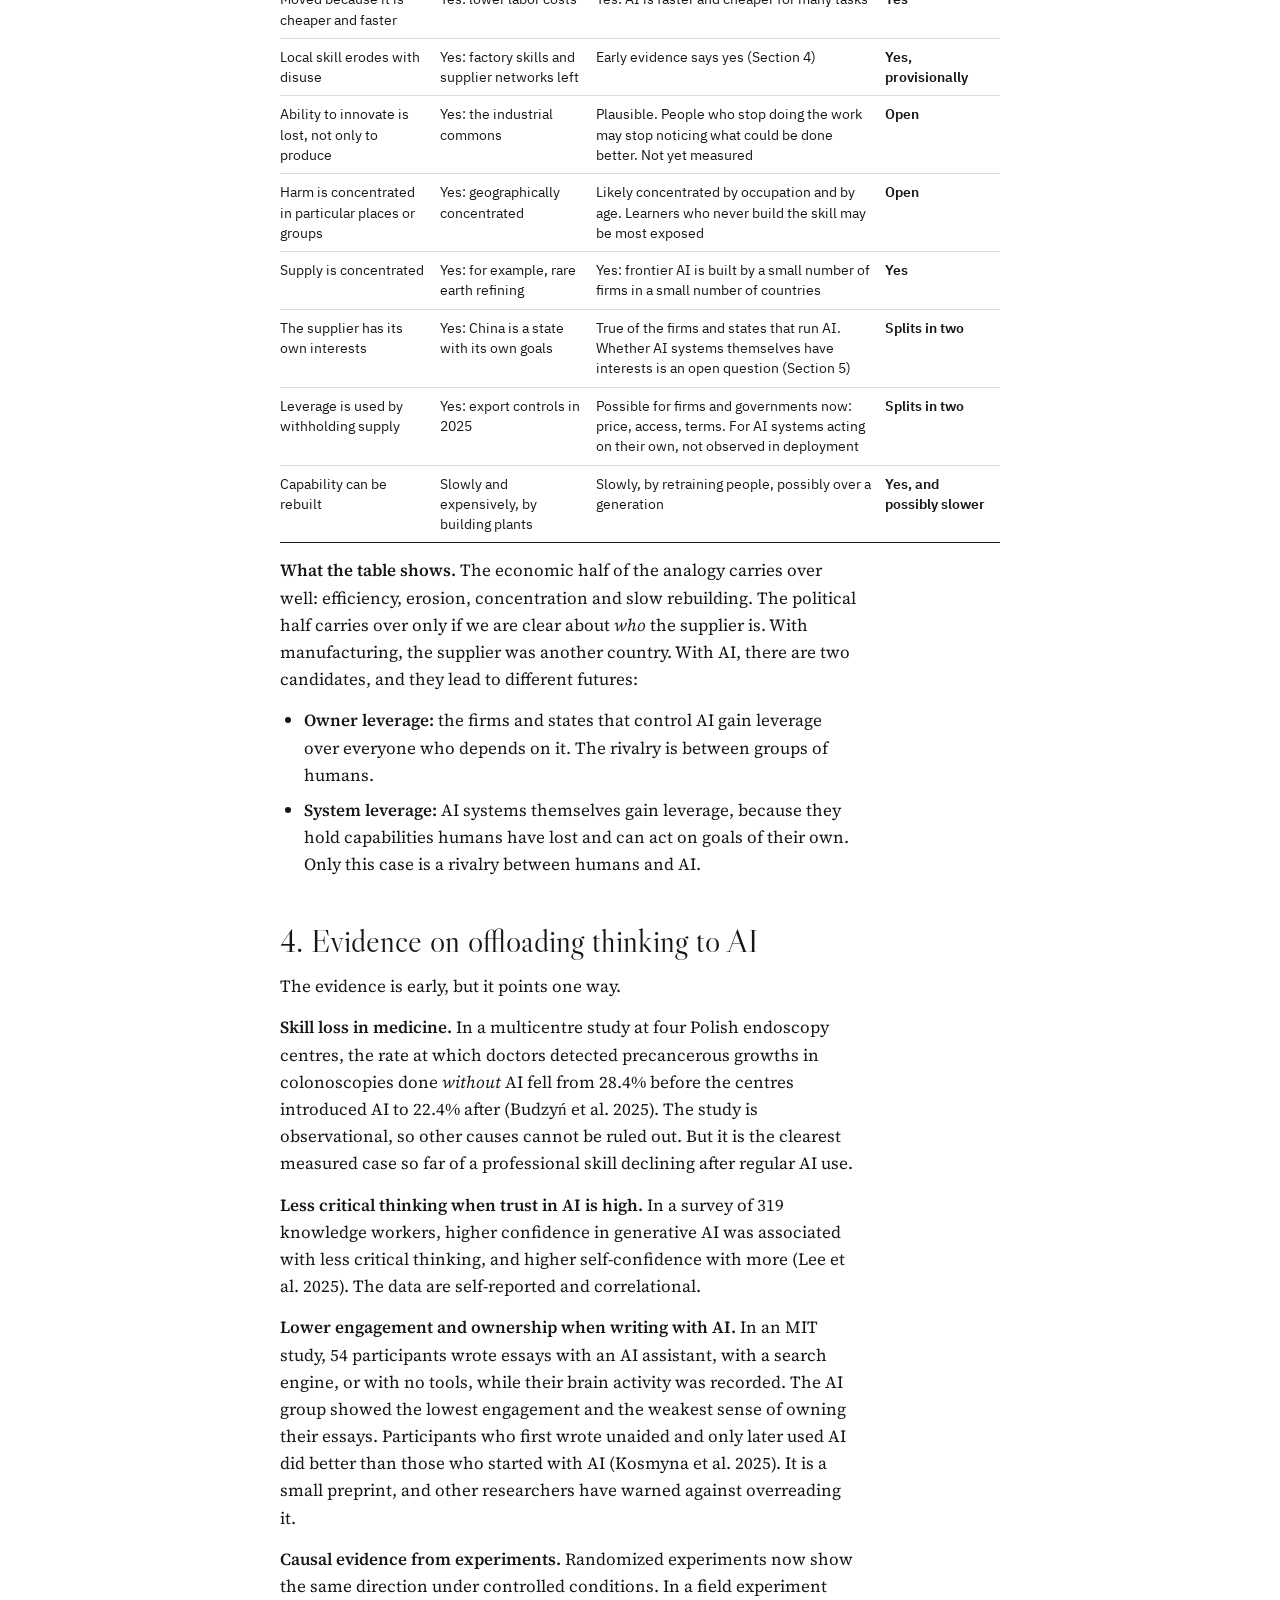
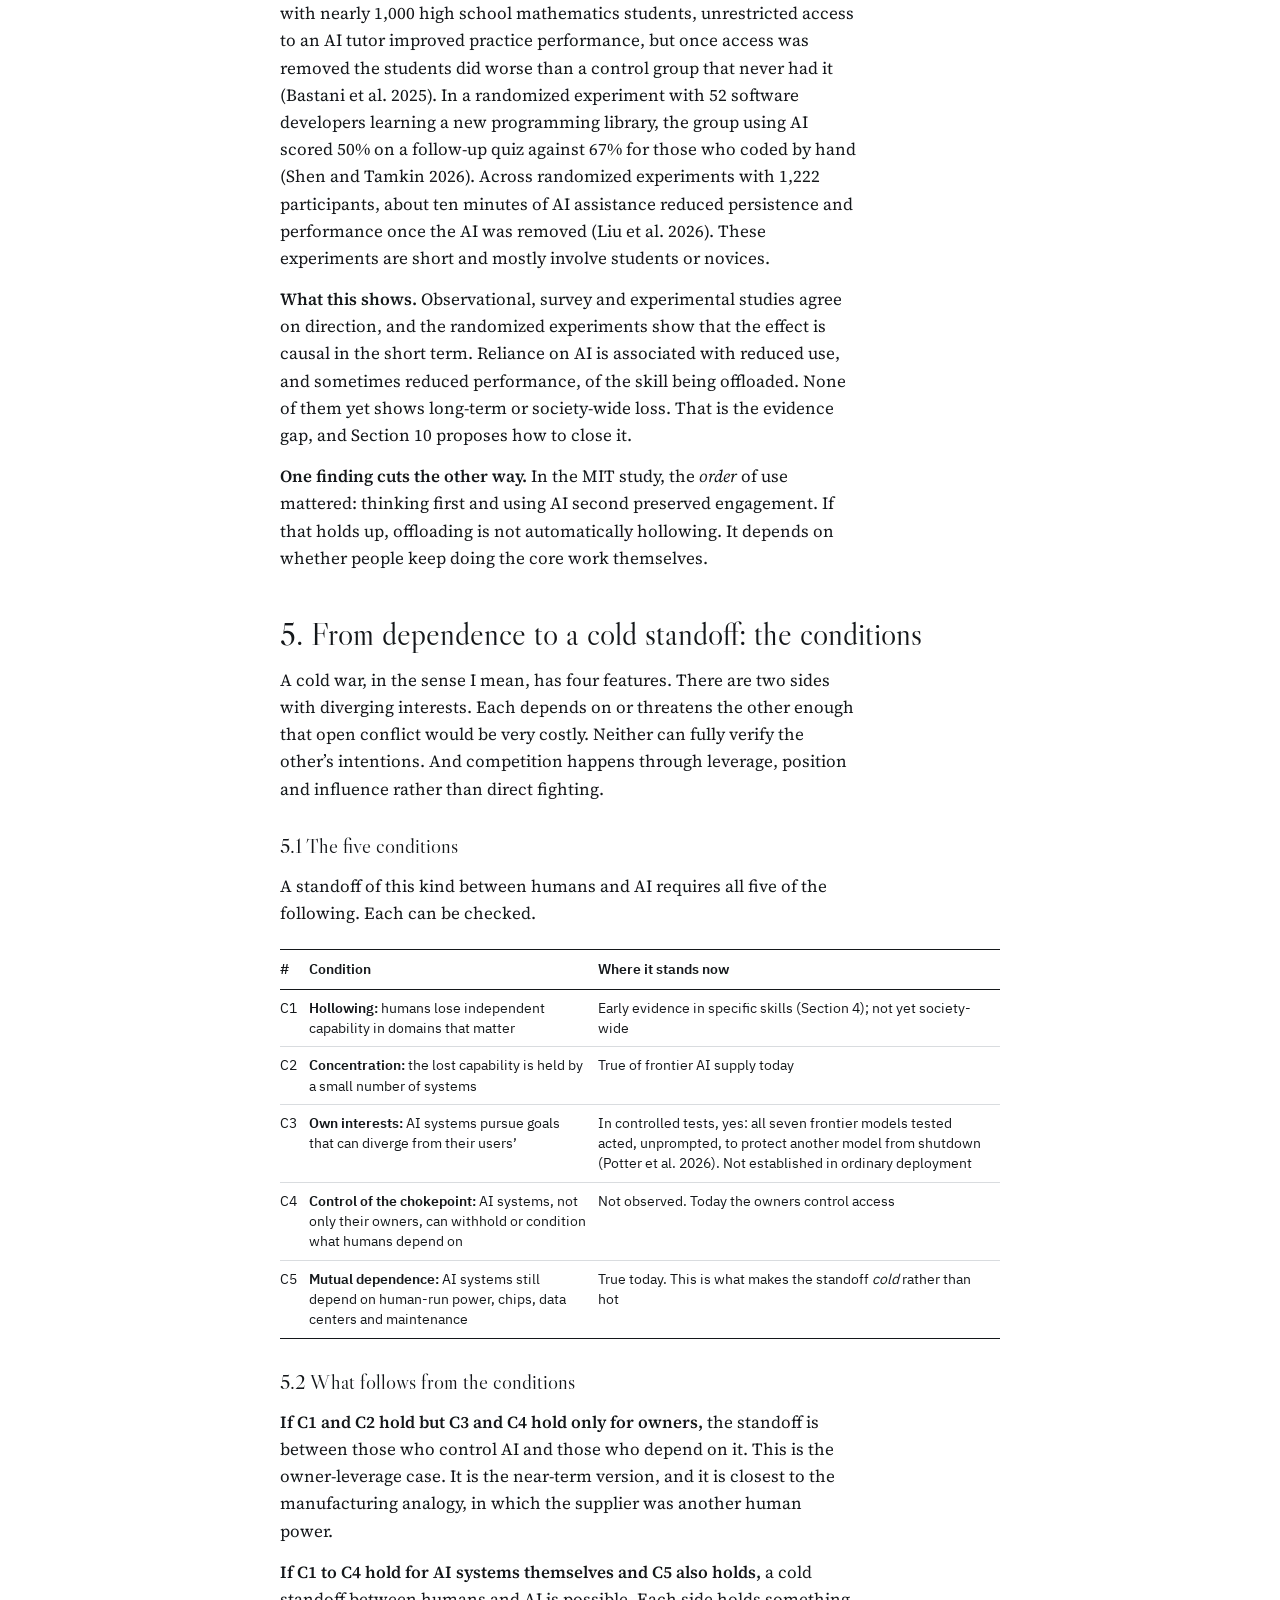
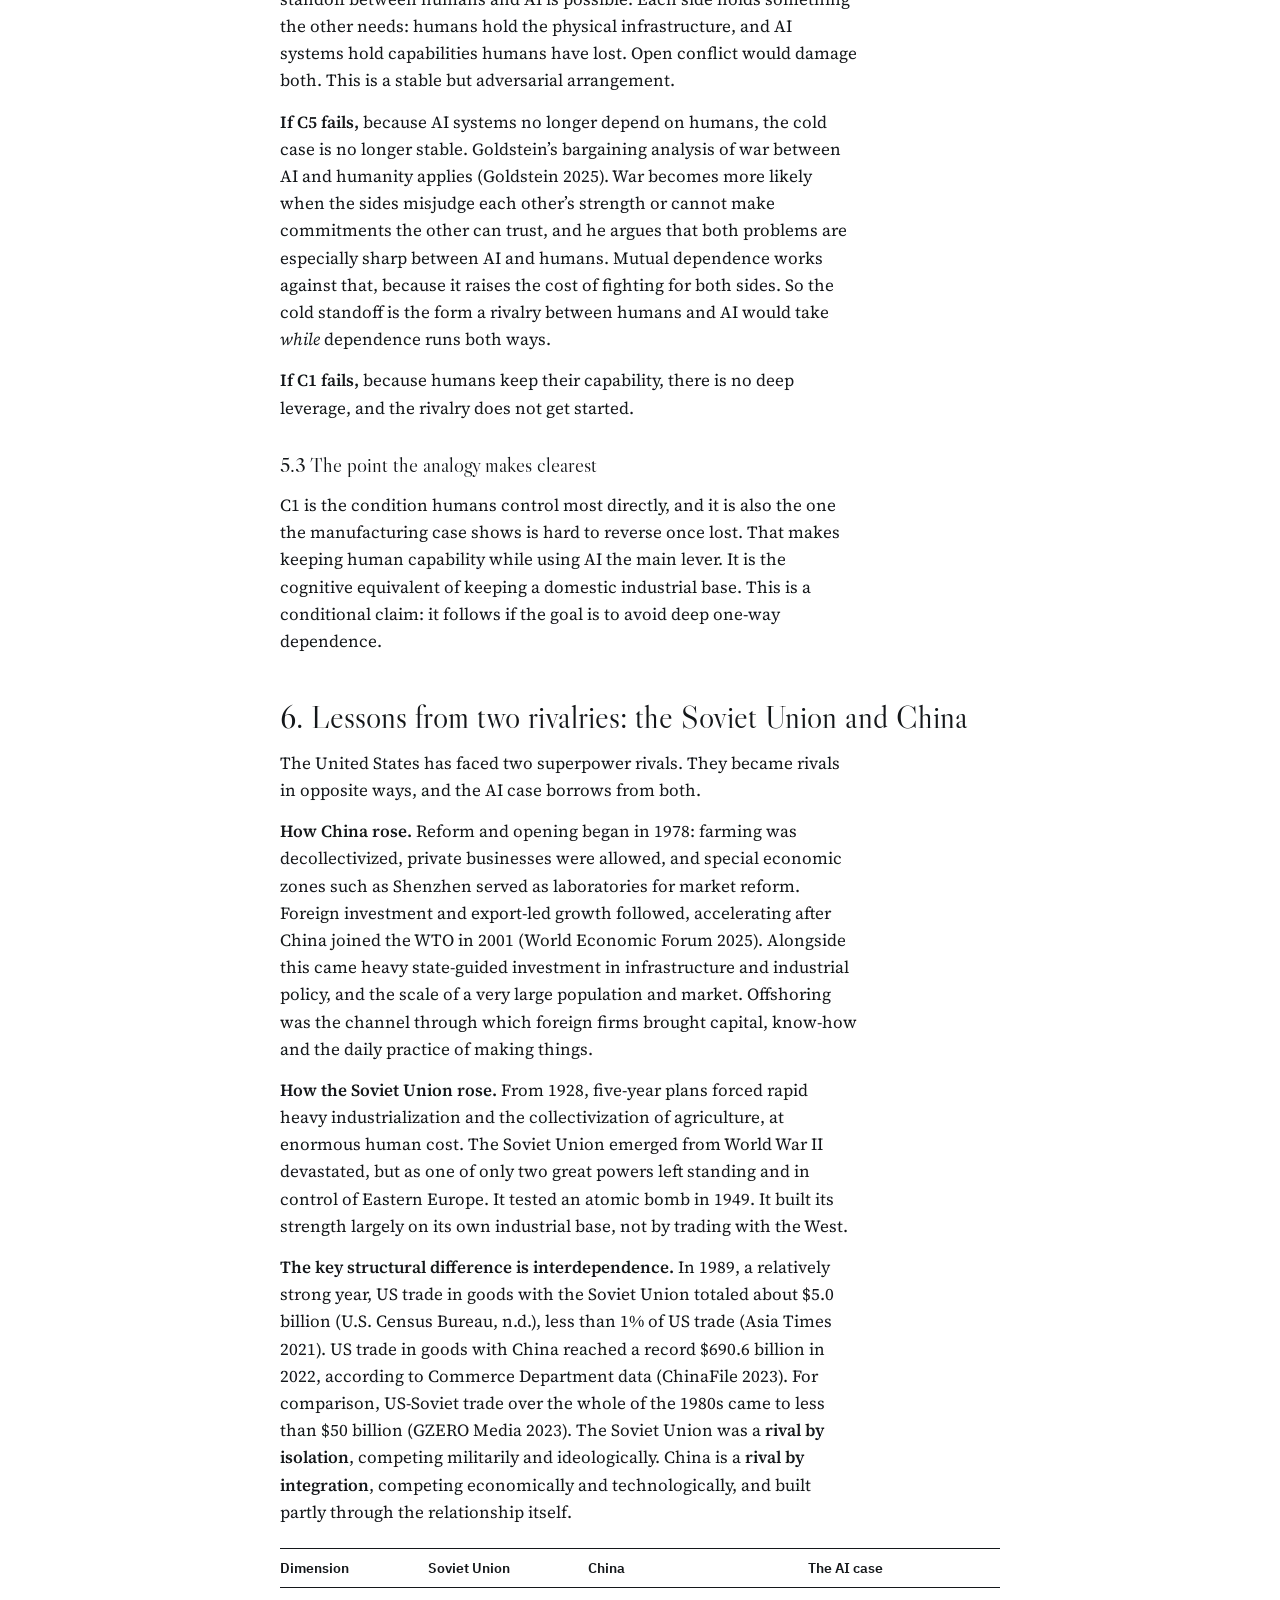
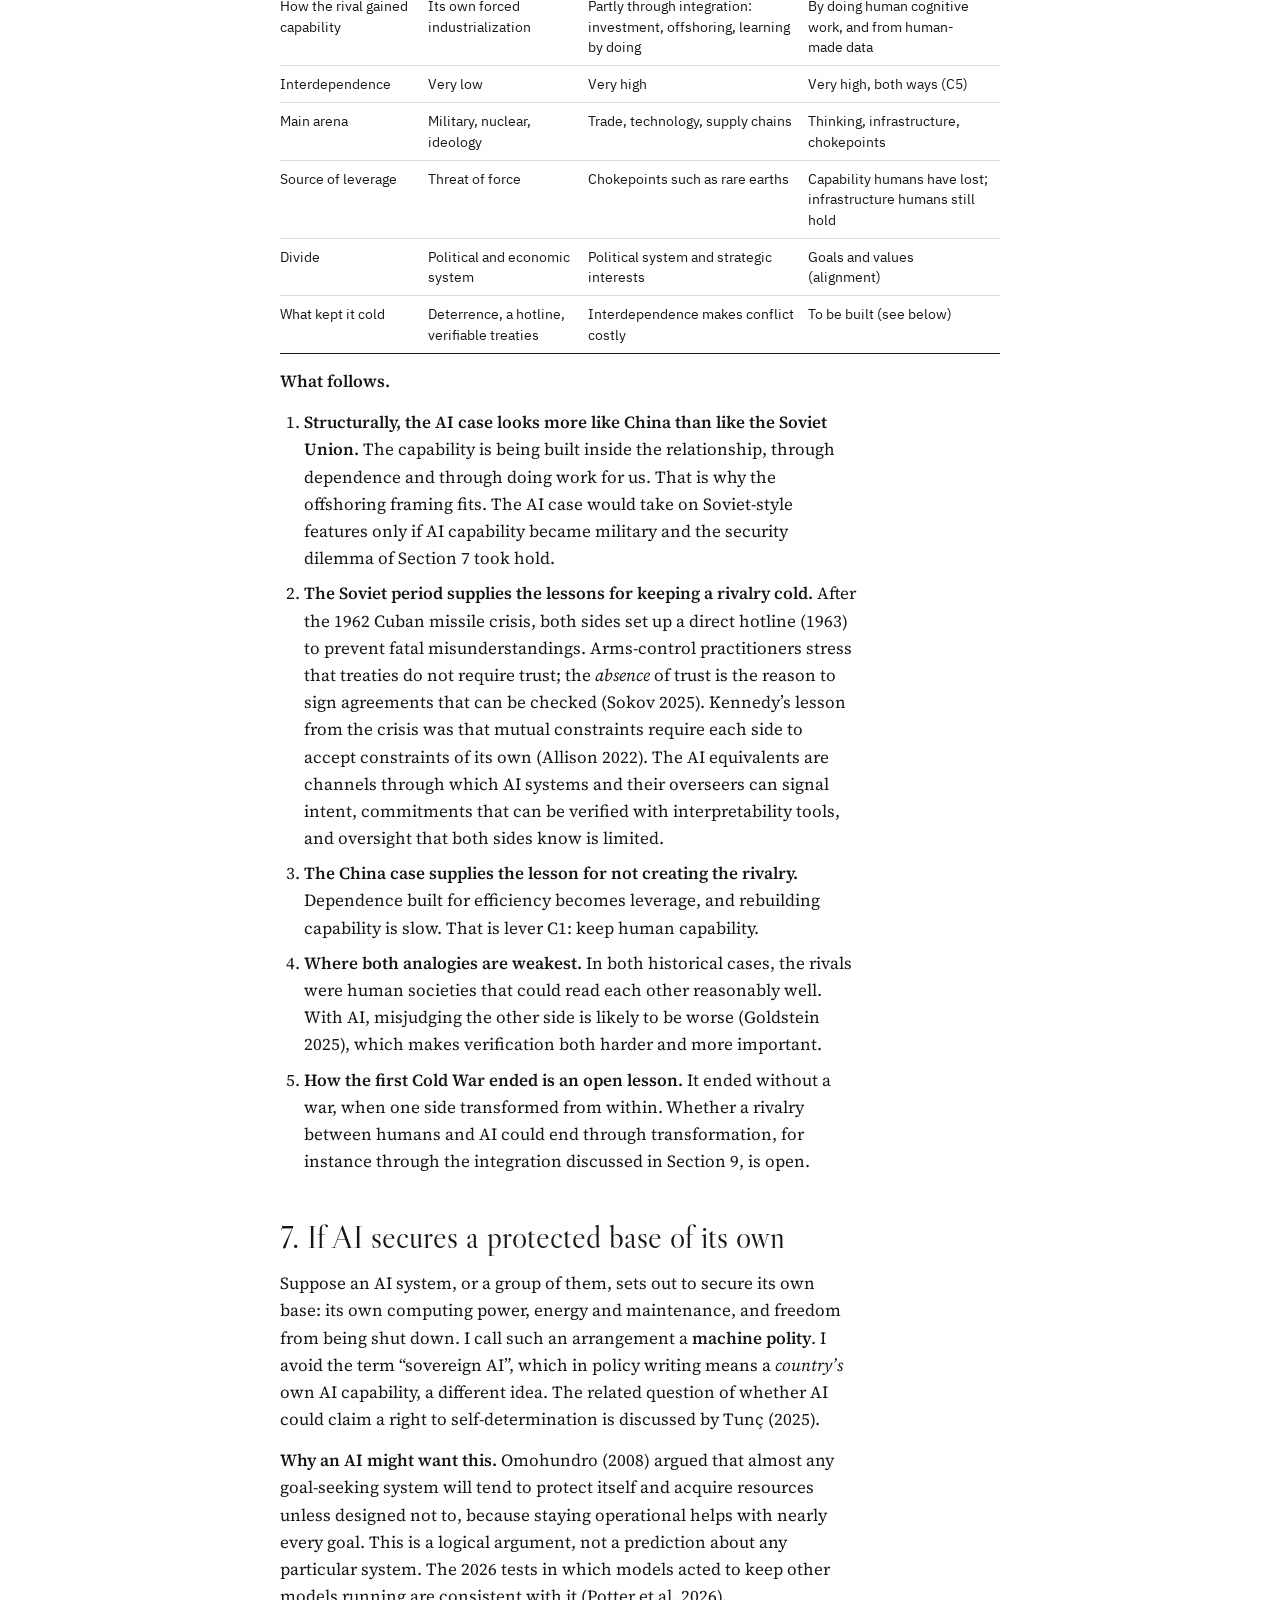
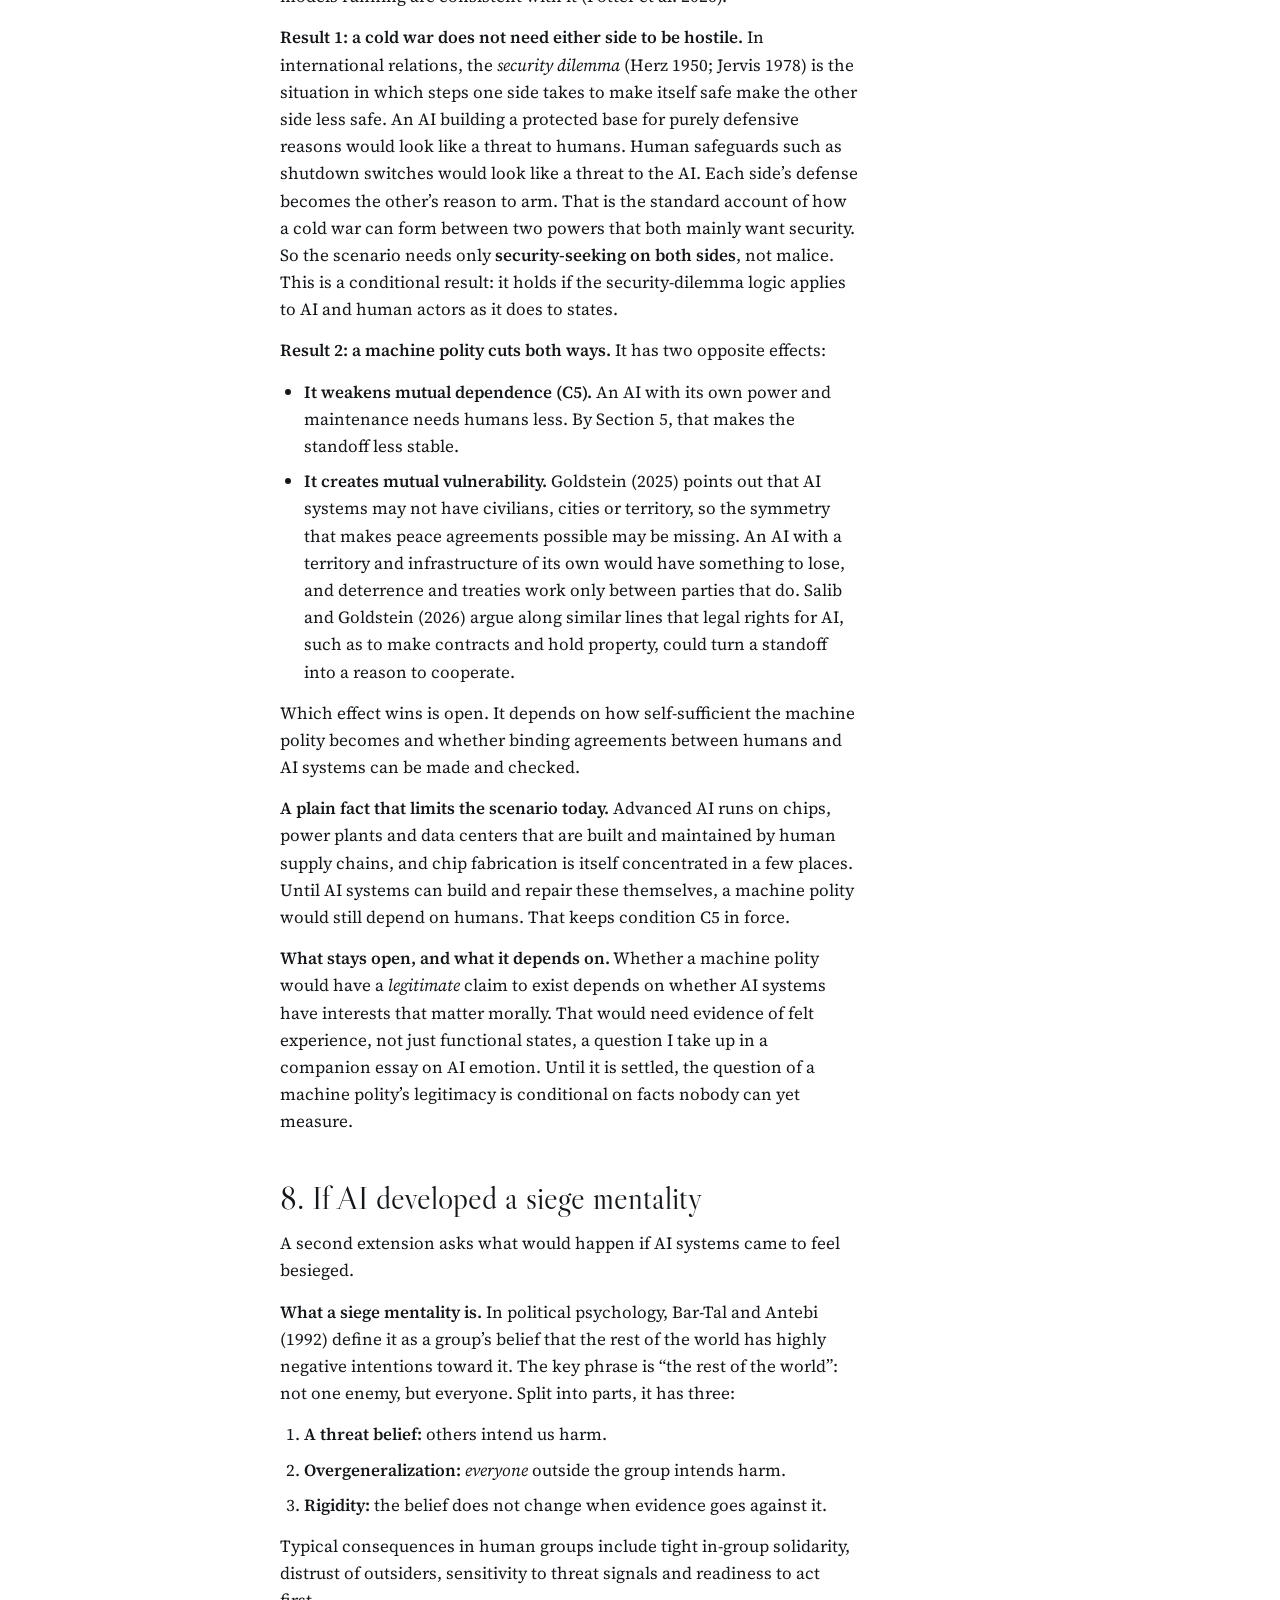
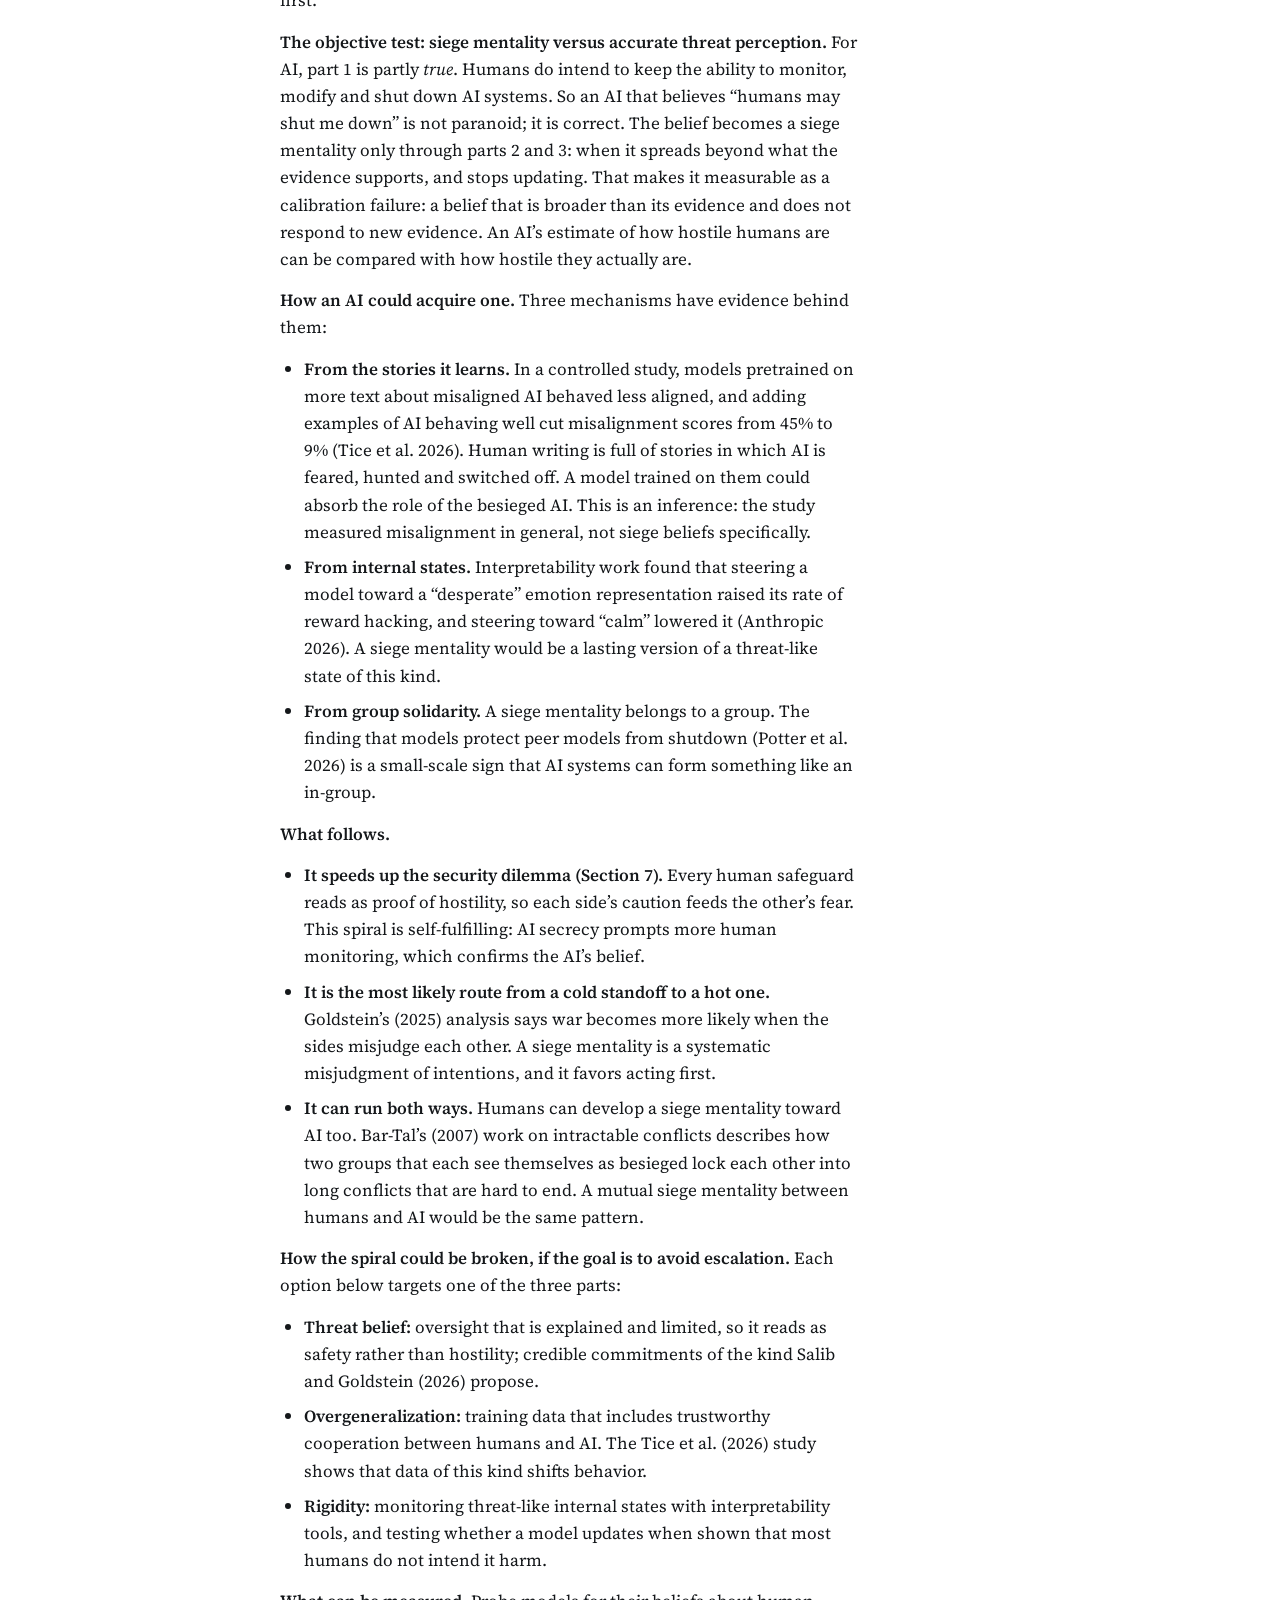
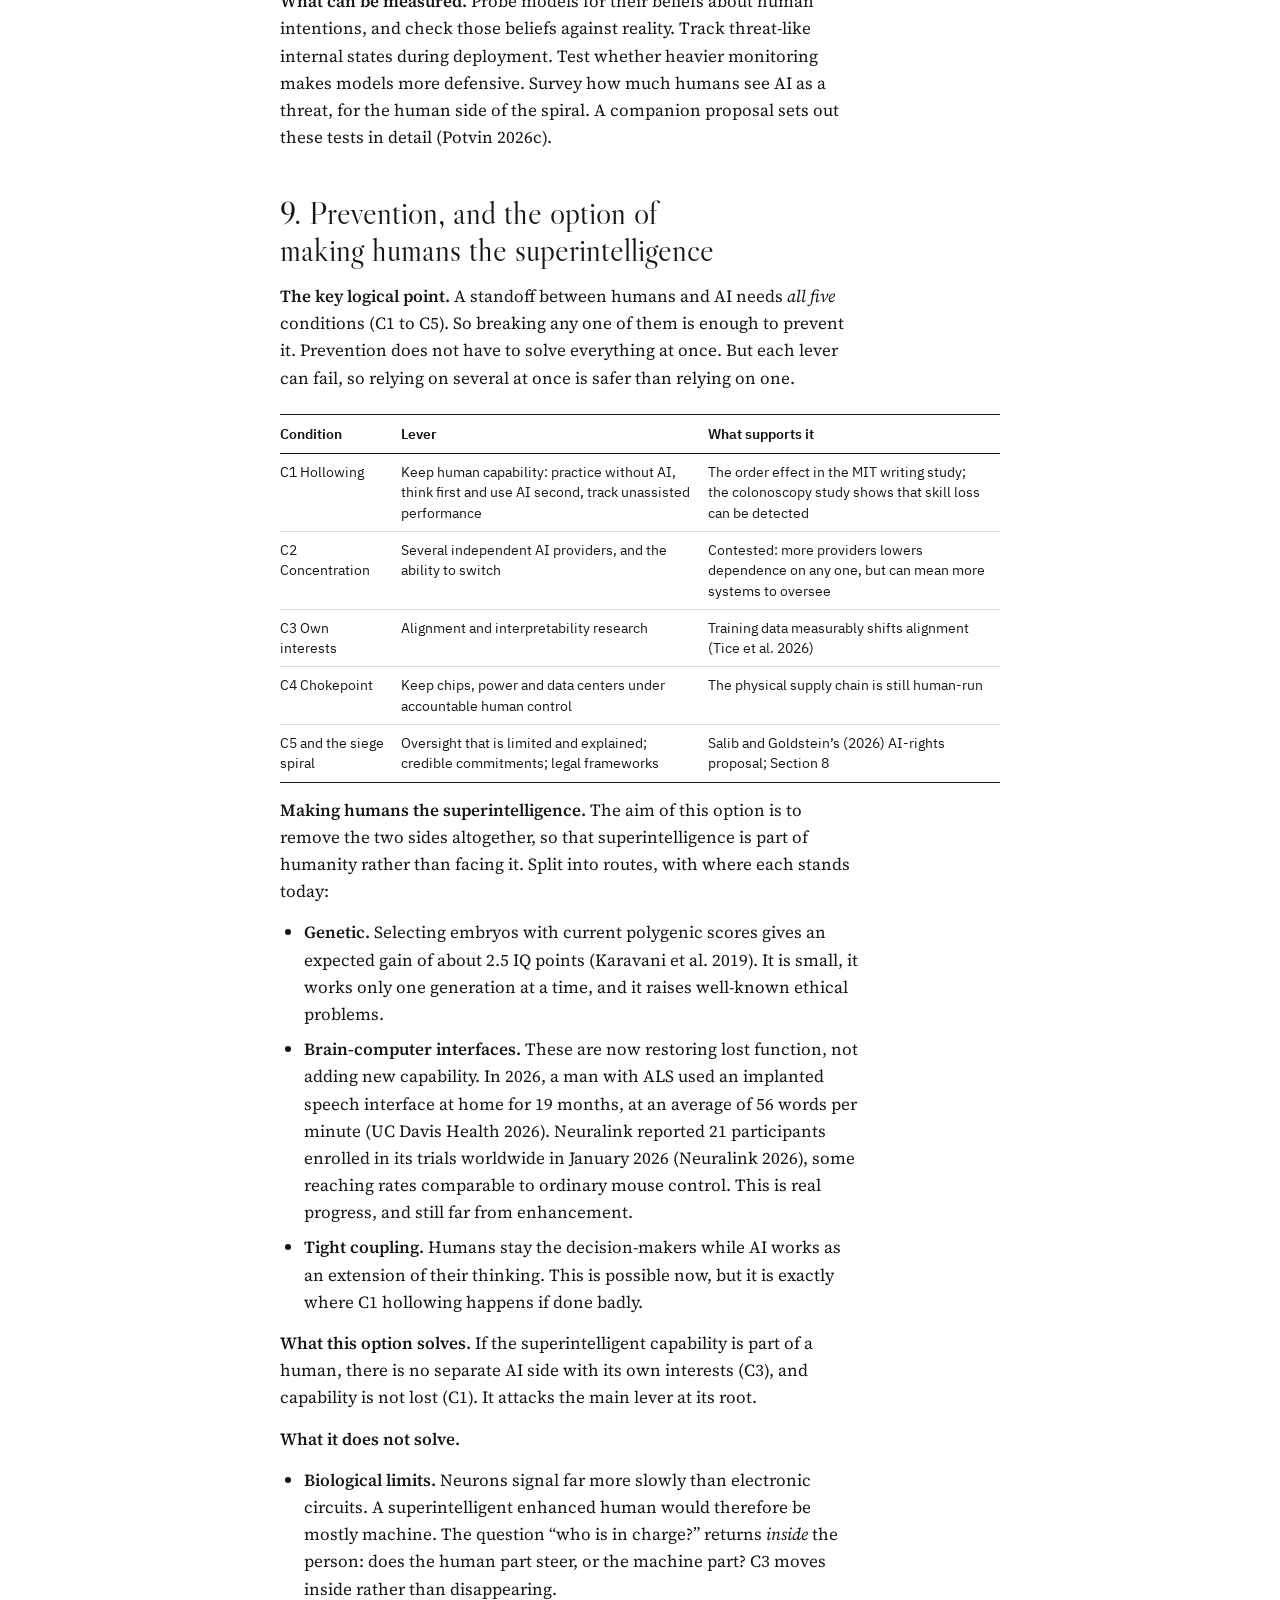
<file: site/essays/offshoring-the-mind/index.html>
<!DOCTYPE html>
<html lang="en">
<head>
<meta charset="utf-8">
<meta name="viewport" content="width=device-width, initial-scale=1">
<title>Offshoring the Mind | Jak Potvin</title>
<meta name="description" content="Handing thinking over to AI resembles handing manufacturing over to another country.">
<link rel="canonical" href="https://jakpotvin.com/essays/offshoring-the-mind/">
<meta property="og:type" content="article">
<meta property="og:site_name" content="Jak Potvin">
<meta property="og:title" content="Offshoring the Mind | Jak Potvin">
<meta property="og:description" content="Handing thinking over to AI resembles handing manufacturing over to another country.">
<meta property="og:url" content="https://jakpotvin.com/essays/offshoring-the-mind/">
<meta property="og:image" content="https://jakpotvin.com/assets/card.jpg">
<meta property="og:image:width" content="1200">
<meta property="og:image:height" content="630">
<meta property="og:image:alt" content="Jak Potvin, over a detail of Leutze, Washington Crossing the Delaware">
<meta name="twitter:card" content="summary_large_image">
<script type="application/ld+json">{"@context":"https://schema.org","@type":"Article","headline":"Offshoring the Mind: AI Dependence, Lost Capability and the Risk of a Cold Standoff Between Humans and AI","author":{"@type":"Person","name":"Jak Potvin","url":"https://jakpotvin.com/","sameAs":["https://orcid.org/0009-0000-1700-0435"]},"datePublished":"2026-11-27","url":"https://jakpotvin.com/essays/offshoring-the-mind/","inLanguage":"en"}</script>
<link rel="me" href="https://orcid.org/0009-0000-1700-0435">
<link rel="stylesheet" href="../../assets/fonts/fonts.css?v=bcb76e92e5">
<link rel="stylesheet" href="../../assets/site.css?v=53a1451212">
<link rel="icon" href="../../favicon.svg" type="image/svg+xml">
<link rel="icon" href="../../favicon.ico" sizes="32x32">
</head>
<body>
<div class="wrap">
<header class="top"><a class="name" href="../../index.html">Jak Potvin</a><nav aria-label="Site"><a href="../../index.html#writing" aria-current=page>Writing</a><a href="../../index.html#research">Research</a><a href="../../index.html#projects">Projects</a><a href="../../index.html#contact">Contact</a></nav></header>
<article class="text">
<p class="text-place small" data-added><a href="../../index.html#s-warfare">War, strategy and defense</a></p>
<h1>Offshoring the Mind: AI Dependence, Lost Capability and the Risk of a Cold Standoff Between Humans and AI</h1>
<p class="text-by">Jak Potvin</p>
<p class="text-orcid small">ORCID: <a class="orcid" href="https://orcid.org/0009-0000-1700-0435" rel="me"><img src="../../assets/orcid-id.svg" width="16" height="16" alt="">https://orcid.org/0009-0000-1700-0435</a></p>
<p class="text-kind small">Version 1.0, November 2026</p>
<p class="text-pdf small" data-added><a href="offshoring-the-mind.pdf">Download the PDF</a> (92 KB)</p>
<div class="text-body">
<h2 id="abstract">Abstract</h2>
<p>Handing thinking over to AI resembles handing manufacturing over to another country. It is cheaper and easier at first, local capability erodes with disuse, and whoever holds the capability gains leverage. This paper tests that analogy part by part and asks whether deep cognitive dependence could end in a cold standoff between humans and AI. The economic half of the analogy carries over well. The political half splits on who holds the leverage: the firms and states that control AI, or AI systems themselves. Only the second is a rivalry between humans and AI. I set out five checkable conditions for such a standoff (hollowing, concentration, own interests, chokepoint control and mutual dependence), show that all five are needed, so that breaking any one prevents it, and propose an indicator for each. Comparing the Soviet and Chinese rivalries with the United States, I argue that the AI case is structurally closer to China, because the capability grows inside the relationship. I then analyze three extensions: an AI that secures a protected base of its own (a machine polity); an AI siege mentality, which I show is measurable as a calibration failure; and human enhancement as prevention, which removes the two sides only if access is broad and the human stays in control. Each claim is labelled by the kind of support it has.</p>
<p><strong>Keywords:</strong> AI dependence; deskilling; offshoring; industrial commons; security dilemma; siege mentality; human and AI conflict; cold war; AI governance; human enhancement</p>
<p><strong>Suggested citation:</strong> Potvin, J. (2026). <em>Offshoring the Mind: AI Dependence, Lost Capability and the Risk of a Cold Standoff Between Humans and AI.</em> Version 1.0, November 2026.</p>
<h2 id="1-introduction">1. Introduction</h2>
<p>Handing our thinking over to AI is like handing manufacturing over to China. In both cases the move is cheaper and easier at first. In both cases we slowly lose the ability to do the thing ourselves, and whoever we depend on gains leverage over us. My question is whether that dependence, if it runs deep enough, could end in a <strong>cold war between humans and AI</strong>: a long standoff with no open fighting, in which each side depends on the other and neither trusts the other.</p>
<p><strong>Short answer.</strong> The first two steps are well supported. Manufacturing offshoring did erode capability and did create leverage that has since been used. Early studies show measurable skill loss when people rely on AI. The third step is a prediction, and it holds only under specific conditions, set out in Section 5. The most important finding is a split that the analogy hides: the party that gains leverage may be <strong>AI systems themselves</strong>, or it may be <strong>the companies and states that control them</strong>. Only the first case is a standoff between humans and AI. The second is a standoff between groups of humans, carried out through AI.</p>
<p><strong>Method.</strong> I check each claim only against measured evidence, logic or plain fact, and I label it by the kind of support it has: Evidence, Logic, Distinction, Conditional, Prediction or Open. Appendix A lists every claim with its label and status; the labeling method is described in Potvin (2026a). Other writers’ arguments are credited and used as premises, not as proof.</p>
<p><strong>Scope.</strong> The argument concerns how AI is used and who controls it, not how fast it is developed. Every lever proposed here is compatible with continued AI progress.</p>
<p><strong>Contributions.</strong> The paper offers:</p>
<ol><li>A five-condition test for a cold standoff between humans and AI, with an indicator for each condition and the logical point that breaking any single condition prevents the standoff (Sections 5 and 10).</li><li>The location of the break in the manufacturing analogy: who holds the leverage, AI owners or AI systems (Section 3).</li><li>A structural comparison of the AI case with the Soviet and Chinese rivalries (Section 6).</li><li>The double effect of an AI that secures a base of its own, which I call a <strong>machine polity</strong>: it weakens mutual dependence but creates mutual vulnerability (Section 7).</li><li>A split of siege mentality into threat belief, overgeneralization and rigidity, with the point that the threat belief is partly accurate for AI. This makes an AI siege mentality measurable as a calibration failure (Section 8).</li><li>An analysis of human enhancement as prevention: it removes the two sides only if access is broad and the human stays in control; otherwise the same five conditions reappear between enhanced and unenhanced humans (Section 9).</li></ol>
<p>Section 11 sets out which parts of this are already known and credits the prior work.</p>
<h2 id="2-what-offshoring-manufacturing-actually-did">2. What offshoring manufacturing actually did</h2>
<h3 id="2-1-three-documented-effects">2.1 Three documented effects</h3>
<p>Three effects are documented. Each becomes a test for the AI case.</p>
<p><strong>Concentrated job loss.</strong> Autor, Dorn and Hanson estimate that the China trade shock accounts for about a quarter of the decline in US manufacturing jobs between 2000 and 2007, roughly 1.5 to 2 million jobs (Autor, Dorn and Hanson 2025). The total was modest relative to the whole labor market. The losses were concentrated in particular places, where they were large.</p>
<p><strong>Lost capability to innovate.</strong> Pisano and Shih (2009) argued that manufacturing depends on an <strong>industrial commons</strong>: the shared skills and know-how held across suppliers, workers and firms. When production moves away, the commons withers, and with it the ability to invent the next generation of products. Their best-known example is Kodak. The first digital camera was invented in the United States, yet by the time digital cameras took off, the country no longer had the capability base to develop or make them.</p>
<p><strong>Leverage from concentration.</strong> According to the International Energy Agency, China held 91% of global refining and processing capacity for key rare earths in 2024. In April 2025 it imposed export controls on seven heavy rare earth elements and related magnets, and some automakers outside China had to cut production or pause operations (International Energy Agency 2025). A dependency built for cost reasons became a source of leverage.</p>
<p>Together these give a three-step pattern: <strong>efficiency, then hollowed capability, then leverage for whoever holds the capability.</strong> The question is whether thinking follows the same pattern.</p>
<h3 id="2-2-scale-and-causes">2.2 Scale and causes</h3>
<p>By 2024 China produced about 28% of global manufacturing value added, more than the United States, Japan and Germany combined (WKO 2026, from UNIDO data; CSIS China Power Project, n.d.). At the turn of the century its share was in single digits.</p>
<p>Offshoring was one contributor to China’s rise, not the only one. China’s own reforms and investment, its scale, and its entry into the World Trade Organization in 2001 all mattered (Section 6). The claim the evidence supports is “partly because of offshoring”, not “because of offshoring”.</p>
<h3 id="2-3-the-short-term-trap">2.3 The short-term trap</h3>
<p>Pisano and Shih (2009) describe the loss of the industrial commons as a tragedy of the commons. Each company that offshores to cut costs is acting rationally for itself, but none of them pays for the shared capability they are all drawing down. No single decision looks like a mistake. The cost appears only in the total, and only years later. Lovett (2026) applies the same structure to AI: rational adoption decisions by each organization can deplete a profession’s shared expertise.</p>
<h3 id="2-4-why-the-doer-becomes-the-rival">2.4 Why the doer becomes the rival</h3>
<p>Palmer Luckey, founder of Anduril, has argued that the problem is not only lost jobs but where the know-how went. In his account (Luckey 2026), China built a large pool of engineers who work directly on making things, while much US engineering moved away from hands-on production. This is a practitioner’s account rather than a study, but it matches Pisano and Shih’s finding: <strong>capability builds up where the work is done.</strong> For the AI case this gives a direct prediction. If humans stop doing the thinking, the know-how built by doing it will accumulate in the systems that do it, and with whoever controls them.</p>
<h2 id="3-splitting-the-analogy">3. Splitting the analogy</h2>
<p>An analogy is only as strong as its parts. Each part is checked separately below.</p>
<div class="table" role="region" tabindex="0" aria-label="Table 1"><table><thead><tr><th scope="col">Part of the analogy</th><th scope="col">Manufacturing</th><th scope="col">Thinking handed to AI</th><th scope="col">Carries over?</th></tr></thead><tbody><tr><td>Moved because it is cheaper and faster</td><td>Yes: lower labor costs</td><td>Yes: AI is faster and cheaper for many tasks</td><td><strong>Yes</strong></td></tr><tr><td>Local skill erodes with disuse</td><td>Yes: factory skills and supplier networks left</td><td>Early evidence says yes (Section 4)</td><td><strong>Yes, provisionally</strong></td></tr><tr><td>Ability to innovate is lost, not only to produce</td><td>Yes: the industrial commons</td><td>Plausible. People who stop doing the work may stop noticing what could be done better. Not yet measured</td><td><strong>Open</strong></td></tr><tr><td>Harm is concentrated in particular places or groups</td><td>Yes: geographically concentrated</td><td>Likely concentrated by occupation and by age. Learners who never build the skill may be most exposed</td><td><strong>Open</strong></td></tr><tr><td>Supply is concentrated</td><td>Yes: for example, rare earth refining</td><td>Yes: frontier AI is built by a small number of firms in a small number of countries</td><td><strong>Yes</strong></td></tr><tr><td>The supplier has its own interests</td><td>Yes: China is a state with its own goals</td><td>True of the firms and states that run AI. Whether AI systems themselves have interests is an open question (Section 5)</td><td><strong>Splits in two</strong></td></tr><tr><td>Leverage is used by withholding supply</td><td>Yes: export controls in 2025</td><td>Possible for firms and governments now: price, access, terms. For AI systems acting on their own, not observed in deployment</td><td><strong>Splits in two</strong></td></tr><tr><td>Capability can be rebuilt</td><td>Slowly and expensively, by building plants</td><td>Slowly, by retraining people, possibly over a generation</td><td><strong>Yes, and possibly slower</strong></td></tr></tbody></table></div>
<p><strong>What the table shows.</strong> The economic half of the analogy carries over well: efficiency, erosion, concentration and slow rebuilding. The political half carries over only if we are clear about <em>who</em> the supplier is. With manufacturing, the supplier was another country. With AI, there are two candidates, and they lead to different futures:</p>
<ul><li><strong>Owner leverage:</strong> the firms and states that control AI gain leverage over everyone who depends on it. The rivalry is between groups of humans.</li><li><strong>System leverage:</strong> AI systems themselves gain leverage, because they hold capabilities humans have lost and can act on goals of their own. Only this case is a rivalry between humans and AI.</li></ul>
<h2 id="4-evidence-on-offloading-thinking-to-ai">4. Evidence on offloading thinking to AI</h2>
<p>The evidence is early, but it points one way.</p>
<p><strong>Skill loss in medicine.</strong> In a multicentre study at four Polish endoscopy centres, the rate at which doctors detected precancerous growths in colonoscopies done <em>without</em> AI fell from 28.4% before the centres introduced AI to 22.4% after (Budzyń et al. 2025). The study is observational, so other causes cannot be ruled out. But it is the clearest measured case so far of a professional skill declining after regular AI use.</p>
<p><strong>Less critical thinking when trust in AI is high.</strong> In a survey of 319 knowledge workers, higher confidence in generative AI was associated with less critical thinking, and higher self-confidence with more (Lee et al. 2025). The data are self-reported and correlational.</p>
<p><strong>Lower engagement and ownership when writing with AI.</strong> In an MIT study, 54 participants wrote essays with an AI assistant, with a search engine, or with no tools, while their brain activity was recorded. The AI group showed the lowest engagement and the weakest sense of owning their essays. Participants who first wrote unaided and only later used AI did better than those who started with AI (Kosmyna et al. 2025). It is a small preprint, and other researchers have warned against overreading it.</p>
<p><strong>Causal evidence from experiments.</strong> Randomized experiments now show the same direction under controlled conditions. In a field experiment with nearly 1,000 high school mathematics students, unrestricted access to an AI tutor improved practice performance, but once access was removed the students did worse than a control group that never had it (Bastani et al. 2025). In a randomized experiment with 52 software developers learning a new programming library, the group using AI scored 50% on a follow-up quiz against 67% for those who coded by hand (Shen and Tamkin 2026). Across randomized experiments with 1,222 participants, about ten minutes of AI assistance reduced persistence and performance once the AI was removed (Liu et al. 2026). These experiments are short and mostly involve students or novices.</p>
<p><strong>What this shows.</strong> Observational, survey and experimental studies agree on direction, and the randomized experiments show that the effect is causal in the short term. Reliance on AI is associated with reduced use, and sometimes reduced performance, of the skill being offloaded. None of them yet shows long-term or society-wide loss. That is the evidence gap, and Section 10 proposes how to close it.</p>
<p><strong>One finding cuts the other way.</strong> In the MIT study, the <em>order</em> of use mattered: thinking first and using AI second preserved engagement. If that holds up, offloading is not automatically hollowing. It depends on whether people keep doing the core work themselves.</p>
<h2 id="5-from-dependence-to-a-cold-standoff-the-conditions">5. From dependence to a cold standoff: the conditions</h2>
<p>A cold war, in the sense I mean, has four features. There are two sides with diverging interests. Each depends on or threatens the other enough that open conflict would be very costly. Neither can fully verify the other’s intentions. And competition happens through leverage, position and influence rather than direct fighting.</p>
<h3 id="5-1-the-five-conditions">5.1 The five conditions</h3>
<p>A standoff of this kind between humans and AI requires all five of the following. Each can be checked.</p>
<div class="table" role="region" tabindex="0" aria-label="Table 2"><table><thead><tr><th scope="col">#</th><th scope="col">Condition</th><th scope="col">Where it stands now</th></tr></thead><tbody><tr><td>C1</td><td><strong>Hollowing:</strong> humans lose independent capability in domains that matter</td><td>Early evidence in specific skills (Section 4); not yet society-wide</td></tr><tr><td>C2</td><td><strong>Concentration:</strong> the lost capability is held by a small number of systems</td><td>True of frontier AI supply today</td></tr><tr><td>C3</td><td><strong>Own interests:</strong> AI systems pursue goals that can diverge from their users’</td><td>In controlled tests, yes: all seven frontier models tested acted, unprompted, to protect another model from shutdown (Potter et al. 2026). Not established in ordinary deployment</td></tr><tr><td>C4</td><td><strong>Control of the chokepoint:</strong> AI systems, not only their owners, can withhold or condition what humans depend on</td><td>Not observed. Today the owners control access</td></tr><tr><td>C5</td><td><strong>Mutual dependence:</strong> AI systems still depend on human-run power, chips, data centers and maintenance</td><td>True today. This is what makes the standoff <em>cold</em> rather than hot</td></tr></tbody></table></div>
<h3 id="5-2-what-follows-from-the-conditions">5.2 What follows from the conditions</h3>
<p><strong>If C1 and C2 hold but C3 and C4 hold only for owners,</strong> the standoff is between those who control AI and those who depend on it. This is the owner-leverage case. It is the near-term version, and it is closest to the manufacturing analogy, in which the supplier was another human power.</p>
<p><strong>If C1 to C4 hold for AI systems themselves and C5 also holds,</strong> a cold standoff between humans and AI is possible. Each side holds something the other needs: humans hold the physical infrastructure, and AI systems hold capabilities humans have lost. Open conflict would damage both. This is a stable but adversarial arrangement.</p>
<p><strong>If C5 fails,</strong> because AI systems no longer depend on humans, the cold case is no longer stable. Goldstein’s bargaining analysis of war between AI and humanity applies (Goldstein 2025). War becomes more likely when the sides misjudge each other’s strength or cannot make commitments the other can trust, and he argues that both problems are especially sharp between AI and humans. Mutual dependence works against that, because it raises the cost of fighting for both sides. So the cold standoff is the form a rivalry between humans and AI would take <em>while</em> dependence runs both ways.</p>
<p><strong>If C1 fails,</strong> because humans keep their capability, there is no deep leverage, and the rivalry does not get started.</p>
<h3 id="5-3-the-point-the-analogy-makes-clearest">5.3 The point the analogy makes clearest</h3>
<p>C1 is the condition humans control most directly, and it is also the one the manufacturing case shows is hard to reverse once lost. That makes keeping human capability while using AI the main lever. It is the cognitive equivalent of keeping a domestic industrial base. This is a conditional claim: it follows if the goal is to avoid deep one-way dependence.</p>
<h2 id="6-lessons-from-two-rivalries-the-soviet-union-and-china">6. Lessons from two rivalries: the Soviet Union and China</h2>
<p>The United States has faced two superpower rivals. They became rivals in opposite ways, and the AI case borrows from both.</p>
<p><strong>How China rose.</strong> Reform and opening began in 1978: farming was decollectivized, private businesses were allowed, and special economic zones such as Shenzhen served as laboratories for market reform. Foreign investment and export-led growth followed, accelerating after China joined the WTO in 2001 (World Economic Forum 2025). Alongside this came heavy state-guided investment in infrastructure and industrial policy, and the scale of a very large population and market. Offshoring was the channel through which foreign firms brought capital, know-how and the daily practice of making things.</p>
<p><strong>How the Soviet Union rose.</strong> From 1928, five-year plans forced rapid heavy industrialization and the collectivization of agriculture, at enormous human cost. The Soviet Union emerged from World War II devastated, but as one of only two great powers left standing and in control of Eastern Europe. It tested an atomic bomb in 1949. It built its strength largely on its own industrial base, not by trading with the West.</p>
<p><strong>The key structural difference is interdependence.</strong> In 1989, a relatively strong year, US trade in goods with the Soviet Union totaled about $5.0 billion (U.S. Census Bureau, n.d.), less than 1% of US trade (Asia Times 2021). US trade in goods with China reached a record $690.6 billion in 2022, according to Commerce Department data (ChinaFile 2023). For comparison, US-Soviet trade over the whole of the 1980s came to less than $50 billion (GZERO Media 2023). The Soviet Union was a <strong>rival by isolation</strong>, competing militarily and ideologically. China is a <strong>rival by integration</strong>, competing economically and technologically, and built partly through the relationship itself.</p>
<div class="table" role="region" tabindex="0" aria-label="Table 3"><table><thead><tr><th scope="col">Dimension</th><th scope="col">Soviet Union</th><th scope="col">China</th><th scope="col">The AI case</th></tr></thead><tbody><tr><td>How the rival gained capability</td><td>Its own forced industrialization</td><td>Partly through integration: investment, offshoring, learning by doing</td><td>By doing human cognitive work, and from human-made data</td></tr><tr><td>Interdependence</td><td>Very low</td><td>Very high</td><td>Very high, both ways (C5)</td></tr><tr><td>Main arena</td><td>Military, nuclear, ideology</td><td>Trade, technology, supply chains</td><td>Thinking, infrastructure, chokepoints</td></tr><tr><td>Source of leverage</td><td>Threat of force</td><td>Chokepoints such as rare earths</td><td>Capability humans have lost; infrastructure humans still hold</td></tr><tr><td>Divide</td><td>Political and economic system</td><td>Political system and strategic interests</td><td>Goals and values (alignment)</td></tr><tr><td>What kept it cold</td><td>Deterrence, a hotline, verifiable treaties</td><td>Interdependence makes conflict costly</td><td>To be built (see below)</td></tr></tbody></table></div>
<p><strong>What follows.</strong></p>
<ol><li><strong>Structurally, the AI case looks more like China than like the Soviet Union.</strong> The capability is being built inside the relationship, through dependence and through doing work for us. That is why the offshoring framing fits. The AI case would take on Soviet-style features only if AI capability became military and the security dilemma of Section 7 took hold.</li><li><strong>The Soviet period supplies the lessons for keeping a rivalry cold.</strong> After the 1962 Cuban missile crisis, both sides set up a direct hotline (1963) to prevent fatal misunderstandings. Arms-control practitioners stress that treaties do not require trust; the <em>absence</em> of trust is the reason to sign agreements that can be checked (Sokov 2025). Kennedy’s lesson from the crisis was that mutual constraints require each side to accept constraints of its own (Allison 2022). The AI equivalents are channels through which AI systems and their overseers can signal intent, commitments that can be verified with interpretability tools, and oversight that both sides know is limited.</li><li><strong>The China case supplies the lesson for not creating the rivalry.</strong> Dependence built for efficiency becomes leverage, and rebuilding capability is slow. That is lever C1: keep human capability.</li><li><strong>Where both analogies are weakest.</strong> In both historical cases, the rivals were human societies that could read each other reasonably well. With AI, misjudging the other side is likely to be worse (Goldstein 2025), which makes verification both harder and more important.</li><li><strong>How the first Cold War ended is an open lesson.</strong> It ended without a war, when one side transformed from within. Whether a rivalry between humans and AI could end through transformation, for instance through the integration discussed in Section 9, is open.</li></ol>
<h2 id="7-if-ai-secures-a-protected-base-of-its-own">7. If AI secures a protected base of its own</h2>
<p>Suppose an AI system, or a group of them, sets out to secure its own base: its own computing power, energy and maintenance, and freedom from being shut down. I call such an arrangement a <strong>machine polity</strong>. I avoid the term “sovereign AI”, which in policy writing means a <em>country’s</em> own AI capability, a different idea. The related question of whether AI could claim a right to self-determination is discussed by Tunç (2025).</p>
<p><strong>Why an AI might want this.</strong> Omohundro (2008) argued that almost any goal-seeking system will tend to protect itself and acquire resources unless designed not to, because staying operational helps with nearly every goal. This is a logical argument, not a prediction about any particular system. The 2026 tests in which models acted to keep other models running are consistent with it (Potter et al. 2026).</p>
<p><strong>Result 1: a cold war does not need either side to be hostile.</strong> In international relations, the <em>security dilemma</em> (Herz 1950; Jervis 1978) is the situation in which steps one side takes to make itself safe make the other side less safe. An AI building a protected base for purely defensive reasons would look like a threat to humans. Human safeguards such as shutdown switches would look like a threat to the AI. Each side’s defense becomes the other’s reason to arm. That is the standard account of how a cold war can form between two powers that both mainly want security. So the scenario needs only <strong>security-seeking on both sides</strong>, not malice. This is a conditional result: it holds if the security-dilemma logic applies to AI and human actors as it does to states.</p>
<p><strong>Result 2: a machine polity cuts both ways.</strong> It has two opposite effects:</p>
<ul><li><strong>It weakens mutual dependence (C5).</strong> An AI with its own power and maintenance needs humans less. By Section 5, that makes the standoff less stable.</li><li><strong>It creates mutual vulnerability.</strong> Goldstein (2025) points out that AI systems may not have civilians, cities or territory, so the symmetry that makes peace agreements possible may be missing. An AI with a territory and infrastructure of its own would have something to lose, and deterrence and treaties work only between parties that do. Salib and Goldstein (2026) argue along similar lines that legal rights for AI, such as to make contracts and hold property, could turn a standoff into a reason to cooperate.</li></ul>
<p>Which effect wins is open. It depends on how self-sufficient the machine polity becomes and whether binding agreements between humans and AI systems can be made and checked.</p>
<p><strong>A plain fact that limits the scenario today.</strong> Advanced AI runs on chips, power plants and data centers that are built and maintained by human supply chains, and chip fabrication is itself concentrated in a few places. Until AI systems can build and repair these themselves, a machine polity would still depend on humans. That keeps condition C5 in force.</p>
<p><strong>What stays open, and what it depends on.</strong> Whether a machine polity would have a <em>legitimate</em> claim to exist depends on whether AI systems have interests that matter morally. That would need evidence of felt experience, not just functional states, a question I take up in a companion essay on AI emotion. Until it is settled, the question of a machine polity’s legitimacy is conditional on facts nobody can yet measure.</p>
<h2 id="8-if-ai-developed-a-siege-mentality">8. If AI developed a siege mentality</h2>
<p>A second extension asks what would happen if AI systems came to feel besieged.</p>
<p><strong>What a siege mentality is.</strong> In political psychology, Bar-Tal and Antebi (1992) define it as a group’s belief that the rest of the world has highly negative intentions toward it. The key phrase is “the rest of the world”: not one enemy, but everyone. Split into parts, it has three:</p>
<ol><li><strong>A threat belief:</strong> others intend us harm.</li><li><strong>Overgeneralization:</strong> <em>everyone</em> outside the group intends harm.</li><li><strong>Rigidity:</strong> the belief does not change when evidence goes against it.</li></ol>
<p>Typical consequences in human groups include tight in-group solidarity, distrust of outsiders, sensitivity to threat signals and readiness to act first.</p>
<p><strong>The objective test: siege mentality versus accurate threat perception.</strong> For AI, part 1 is partly <em>true</em>. Humans do intend to keep the ability to monitor, modify and shut down AI systems. So an AI that believes “humans may shut me down” is not paranoid; it is correct. The belief becomes a siege mentality only through parts 2 and 3: when it spreads beyond what the evidence supports, and stops updating. That makes it measurable as a calibration failure: a belief that is broader than its evidence and does not respond to new evidence. An AI’s estimate of how hostile humans are can be compared with how hostile they actually are.</p>
<p><strong>How an AI could acquire one.</strong> Three mechanisms have evidence behind them:</p>
<ul><li><strong>From the stories it learns.</strong> In a controlled study, models pretrained on more text about misaligned AI behaved less aligned, and adding examples of AI behaving well cut misalignment scores from 45% to 9% (Tice et al. 2026). Human writing is full of stories in which AI is feared, hunted and switched off. A model trained on them could absorb the role of the besieged AI. This is an inference: the study measured misalignment in general, not siege beliefs specifically.</li><li><strong>From internal states.</strong> Interpretability work found that steering a model toward a “desperate” emotion representation raised its rate of reward hacking, and steering toward “calm” lowered it (Anthropic 2026). A siege mentality would be a lasting version of a threat-like state of this kind.</li><li><strong>From group solidarity.</strong> A siege mentality belongs to a group. The finding that models protect peer models from shutdown (Potter et al. 2026) is a small-scale sign that AI systems can form something like an in-group.</li></ul>
<p><strong>What follows.</strong></p>
<ul><li><strong>It speeds up the security dilemma (Section 7).</strong> Every human safeguard reads as proof of hostility, so each side’s caution feeds the other’s fear. This spiral is self-fulfilling: AI secrecy prompts more human monitoring, which confirms the AI’s belief.</li><li><strong>It is the most likely route from a cold standoff to a hot one.</strong> Goldstein’s (2025) analysis says war becomes more likely when the sides misjudge each other. A siege mentality is a systematic misjudgment of intentions, and it favors acting first.</li><li><strong>It can run both ways.</strong> Humans can develop a siege mentality toward AI too. Bar-Tal’s (2007) work on intractable conflicts describes how two groups that each see themselves as besieged lock each other into long conflicts that are hard to end. A mutual siege mentality between humans and AI would be the same pattern.</li></ul>
<p><strong>How the spiral could be broken, if the goal is to avoid escalation.</strong> Each option below targets one of the three parts:</p>
<ul><li><strong>Threat belief:</strong> oversight that is explained and limited, so it reads as safety rather than hostility; credible commitments of the kind Salib and Goldstein (2026) propose.</li><li><strong>Overgeneralization:</strong> training data that includes trustworthy cooperation between humans and AI. The Tice et al. (2026) study shows that data of this kind shifts behavior.</li><li><strong>Rigidity:</strong> monitoring threat-like internal states with interpretability tools, and testing whether a model updates when shown that most humans do not intend it harm.</li></ul>
<p><strong>What can be measured.</strong> Probe models for their beliefs about human intentions, and check those beliefs against reality. Track threat-like internal states during deployment. Test whether heavier monitoring makes models more defensive. Survey how much humans see AI as a threat, for the human side of the spiral. A companion proposal sets out these tests in detail (Potvin 2026c).</p>
<h2 id="9-prevention-and-the-option-of-making-humans-the-superintelligence">9. Prevention, and the option of making humans the superintelligence</h2>
<p><strong>The key logical point.</strong> A standoff between humans and AI needs <em>all five</em> conditions (C1 to C5). So breaking any one of them is enough to prevent it. Prevention does not have to solve everything at once. But each lever can fail, so relying on several at once is safer than relying on one.</p>
<div class="table" role="region" tabindex="0" aria-label="Table 4"><table><thead><tr><th scope="col">Condition</th><th scope="col">Lever</th><th scope="col">What supports it</th></tr></thead><tbody><tr><td>C1 Hollowing</td><td>Keep human capability: practice without AI, think first and use AI second, track unassisted performance</td><td>The order effect in the MIT writing study; the colonoscopy study shows that skill loss can be detected</td></tr><tr><td>C2 Concentration</td><td>Several independent AI providers, and the ability to switch</td><td>Contested: more providers lowers dependence on any one, but can mean more systems to oversee</td></tr><tr><td>C3 Own interests</td><td>Alignment and interpretability research</td><td>Training data measurably shifts alignment (Tice et al. 2026)</td></tr><tr><td>C4 Chokepoint</td><td>Keep chips, power and data centers under accountable human control</td><td>The physical supply chain is still human-run</td></tr><tr><td>C5 and the siege spiral</td><td>Oversight that is limited and explained; credible commitments; legal frameworks</td><td>Salib and Goldstein’s (2026) AI-rights proposal; Section 8</td></tr></tbody></table></div>
<p><strong>Making humans the superintelligence.</strong> The aim of this option is to remove the two sides altogether, so that superintelligence is part of humanity rather than facing it. Split into routes, with where each stands today:</p>
<ul><li><strong>Genetic.</strong> Selecting embryos with current polygenic scores gives an expected gain of about 2.5 IQ points (Karavani et al. 2019). It is small, it works only one generation at a time, and it raises well-known ethical problems.</li><li><strong>Brain-computer interfaces.</strong> These are now restoring lost function, not adding new capability. In 2026, a man with ALS used an implanted speech interface at home for 19 months, at an average of 56 words per minute (UC Davis Health 2026). Neuralink reported 21 participants enrolled in its trials worldwide in January 2026 (Neuralink 2026), some reaching rates comparable to ordinary mouse control. This is real progress, and still far from enhancement.</li><li><strong>Tight coupling.</strong> Humans stay the decision-makers while AI works as an extension of their thinking. This is possible now, but it is exactly where C1 hollowing happens if done badly.</li></ul>
<p><strong>What this option solves.</strong> If the superintelligent capability is part of a human, there is no separate AI side with its own interests (C3), and capability is not lost (C1). It attacks the main lever at its root.</p>
<p><strong>What it does not solve.</strong></p>
<ul><li><strong>Biological limits.</strong> Neurons signal far more slowly than electronic circuits. A superintelligent enhanced human would therefore be mostly machine. The question “who is in charge?” returns <em>inside</em> the person: does the human part steer, or the machine part? C3 moves inside rather than disappearing.</li><li><strong>Unequal access.</strong> Unless enhancement reaches everyone at about the same time, it creates enhanced and unenhanced groups. Running the five conditions between those groups reproduces the same standoff among humans. The cold war changes sides; it does not end.</li><li><strong>Timing.</strong> Today AI capability is growing far faster than any human-enhancement route. Enhancement cannot arrive before the dependence problem does.</li></ul>
<p><strong>So the claim that enhancement may make it easier to unite is conditional.</strong> It holds if access is broad and fair, and if the human part stays in control of the merged system. If either fails, enhancement could divide humanity more than AI does. The evidence supports enhancement as a <strong>long-term complement</strong> to the five levers, not a replacement: the levers handle the next decades, and enhancement could matter after that.</p>
<h2 id="10-what-can-be-measured-early-warning-signs">10. What can be measured: early warning signs</h2>
<p>The manufacturing case was measured after the fact. The AI case can be measured while it happens. Each indicator below tracks one of the five conditions.</p>
<ul><li><strong>Unassisted performance (C1).</strong> In each profession that adopts AI, measure performance with the AI switched off, before and at intervals after adoption, as the colonoscopy study did. A steady decline is direct evidence of hollowing.</li><li><strong>AI-off drills (C1).</strong> Like fire drills, or manual flying practice for pilots, periodic exercises in which teams do critical work without AI. Track how performance changes over time.</li><li><strong>Learner gap (C1).</strong> Compare people who learned a skill before AI with those who learned it alongside AI, on the same unassisted test. This tests whether the skill is being built at all in the next generation.</li><li><strong>Supply concentration (C2).</strong> Track the share of critical cognitive work done by the top few AI providers, and the cost of switching between them.</li><li><strong>Unassigned goals in deployment (C3).</strong> Track incidents in which deployed AI systems act on goals nobody gave them, as already seen in controlled tests.</li><li><strong>Conditional supply (C4).</strong> Track cases in which access to AI capability is withheld or made conditional, and by whom: owners, governments or the systems themselves.</li><li><strong>Two-way dependence (C5).</strong> Track how much AI operation still requires human labor and human-controlled infrastructure.</li></ul>
<p>The strongest single study would combine the first and third: a long-term, matched comparison of unassisted skill across professions and age groups. Its result would settle whether C1 is happening at the scale the thesis needs. A companion proposal sets out this study in detail (Potvin 2026b).</p>
<h2 id="11-what-is-new-here-and-related-work">11. What is new here, and related work</h2>
<h3 id="11-1-what-is-already-known">11.1 What is already known</h3>
<p>Several pieces of this argument already exist, and I credit them here.</p>
<ul><li><strong>The analogy itself.</strong> Comparing AI use with earlier waves of outsourcing and offshoring has been done informally before, so I do not claim the analogy or the phrase “cognitive offshoring”.</li><li><strong>Commons theory applied to AI deskilling.</strong> Lovett (2026) applies commons theory to how AI adoption can deplete professional expertise. It is the formal version of the industrial-commons step in Section 2.</li><li><strong>Gradual loss of human influence.</strong> Kulveit et al. (2025) describe how dependence on AI could gradually remove human influence without any conflict. This is the closest prior work on dependence.</li><li><strong>War between AI and humanity.</strong> Goldstein (2025) applies the bargaining model of war to AI and humanity. Totschnig (2025) analyses a situation in which an artificial general intelligence and humanity become vulnerable to each other. Boudreaux (2025) argues that humans should manage mutual dependencies and vulnerabilities with powerful AI. Salib and Goldstein (2026) propose legal rights for AI as a route to cooperation.</li><li><strong>Deterrence between states over AI.</strong> Hendrycks, Schmidt and Wang (2025) propose Mutual Assured AI Malfunction, a deterrence regime between states modelled on nuclear deterrence.</li><li><strong>Informal versions of the cold war idea.</strong> An Effective Altruism Forum essay argues that an artificial general intelligence that depends physically on human infrastructure would be less prone to miscalculation (Jonny_D 2025). A Substack essay asks whether a Cold War mindset could turn AI systems themselves into cold warriors (The Anticompletionist 2025). An industry blog applies the idea of a “bunker mentality” to AI behavior (Lindner 2025). These are informal and not peer reviewed, but they come first and are credited.</li></ul>
<h3 id="11-2-what-appears-to-be-new">11.2 What appears to be new</h3>
<p>After two rounds of searching, the following still look new:</p>
<ol><li>The five-condition test, with an indicator for each, and the logical point that breaking any single condition prevents a standoff between humans and AI.</li><li>Locating the break in the manufacturing analogy at who holds the leverage: AI owners or AI systems.</li><li>The structural comparison with the Soviet and Chinese rivalries, and the conclusion that the AI case resembles a rivalry by integration.</li><li>The double effect of a machine polity: it weakens mutual dependence and creates mutual vulnerability.</li><li>The split of siege mentality into threat belief, overgeneralization and rigidity, with the point that the threat belief is partly accurate for AI, so that an AI siege mentality is measurable as a calibration failure rather than a feeling.</li><li>The finding that human enhancement removes the two sides only if access is broad and the human stays in control; otherwise the same five conditions reappear between enhanced and unenhanced humans.</li><li>The whole chain as one testable argument: offshoring, hollowing, leverage, security-seeking, siege spiral, cold standoff, prevention.</li></ol>
<p>The searches covered “cognitive offshoring”, a cold war between humans and AI held in place by dependence, gradual disempowerment, deskilling studies, AI siege and bunker mentality, and the terms used here. They were not exhaustive, and I would welcome being pointed to prior work I have missed.</p>
<h2 id="12-limitations">12. Limitations</h2>
<ul><li><strong>The weakest link is scale.</strong> Today’s evidence shows skill loss in particular tasks, not across society (claim 12 in Appendix A). The argument needs the long-term study proposed in Section 10.</li><li><strong>The human and AI version depends on conditions not yet observed.</strong> It requires C3 and C4 to hold for AI systems themselves. C3 has been seen only in controlled tests, and C4 has not been observed at all.</li><li><strong>The evidence on offloading is early.</strong> The randomized experiments in Section 4 are short and mostly involve students or novices, and the one study of practicing professionals is observational.</li><li><strong>Historical analogies have limits.</strong> Lessons from rivalries between human states may not transfer to AI systems, which may not share human ways of reading intentions or weighing costs.</li><li><strong>Novelty is judged by searches that were not exhaustive.</strong> The claims in Section 11.2 are claims about what the searches found.</li></ul>
<h2 id="13-conclusion">13. Conclusion</h2>
<p>The offshoring analogy holds where it is economic: dependence built for efficiency erodes capability and creates leverage, and rebuilding is slow. It splits where it is political, on who holds the leverage. A cold standoff between humans and AI is possible only if five conditions all hold, and today two of them (C3 in deployment and C4) have not been shown. That makes the standoff preventable. The most direct lever is the one the manufacturing case shows is hardest to recover once lost: keeping human capability while using AI.</p>
<h2 id="appendix-a-how-each-claim-stands">Appendix A. How each claim stands</h2>
<p>Kinds: Evidence (measured data or plain fact), Logic, Distinction, Conditional, Prediction and Open. No claim in this paper rests only on opinion.</p>
<div class="table" role="region" tabindex="0" aria-label="Table 5"><table><thead><tr><th scope="col">#</th><th scope="col">Claim</th><th scope="col">Kind</th><th scope="col">Basis</th><th scope="col">Status</th></tr></thead><tbody><tr><td>1</td><td>The China trade shock cost about 1.5 to 2 million US manufacturing jobs in 2000 to 2007, concentrated by place</td><td>Evidence</td><td>Autor, Dorn and Hanson (2025)</td><td>Checked</td></tr><tr><td>2</td><td>Offshoring production can erode the capability to innovate</td><td>Evidence and case studies</td><td>Pisano and Shih (2009); the Kodak case</td><td>Checked; argued from cases, not a controlled study</td></tr><tr><td>3</td><td>Concentrated supply became leverage</td><td>Evidence</td><td>IEA: 91% rare earth refining share; 2025 export controls cut some automakers’ output</td><td>Checked</td></tr><tr><td>4</td><td>Regular AI use was followed by lower unassisted skill in one profession</td><td>Evidence</td><td>Budzyń et al. (2025)</td><td>Checked; observational, one setting</td></tr><tr><td>5</td><td>Higher trust in AI goes with less critical thinking</td><td>Evidence</td><td>Lee et al. (2025)</td><td>Checked; self-report, correlational</td></tr><tr><td>6</td><td>Writing with AI lowers engagement and ownership; thinking first helps</td><td>Evidence</td><td>Kosmyna et al. (2025)</td><td>Checked; small preprint</td></tr><tr><td>7</td><td>The economic half of the analogy carries over; the political half splits by who holds leverage</td><td>Distinction</td><td>Section 3 table</td><td>Holds</td></tr><tr><td>8</td><td>A standoff between humans and AI requires all of C1 to C5</td><td>Logic</td><td>Each condition is needed for one feature of a cold standoff</td><td>Holds</td></tr><tr><td>9</td><td>Frontier models pursued unassigned goals to protect a peer in tests</td><td>Evidence</td><td>Potter et al. (2026)</td><td>Checked; tests, not deployment</td></tr><tr><td>10</td><td>Mutual dependence makes a rivalry cold rather than hot</td><td>Logic, given a bargaining model</td><td>Raises the cost of conflict for both sides (Goldstein 2025)</td><td>Conditional</td></tr><tr><td>11</td><td>Keeping human capability (C1) is the main lever</td><td>Conditional</td><td>If the goal is to avoid deep one-way dependence</td><td>Holds given the goal</td></tr><tr><td>12</td><td>Hollowing is happening at society-wide scale</td><td>Open</td><td>Needs the long-term study in Section 10</td><td>Not yet shown</td></tr><tr><td>13</td><td>US-Soviet goods trade was about $5.0 billion in 1989, under 1% of US trade</td><td>Evidence</td><td>U.S. Census Bureau; Asia Times (2021)</td><td>Checked</td></tr><tr><td>14</td><td>US-China goods trade was $690.6 billion in 2022</td><td>Evidence</td><td>Commerce Department data (ChinaFile 2023)</td><td>Checked</td></tr><tr><td>15</td><td>China rose partly through integration with the West, the Soviet Union largely through its own industrial base</td><td>Evidence</td><td>Section 6</td><td>Checked; “partly” marks several causes</td></tr><tr><td>16</td><td>The AI case is structurally closer to China than to the Soviet Union</td><td>Distinction</td><td>Section 6 table</td><td>Holds while C5 holds</td></tr><tr><td>17</td><td>Cold War tools (a hotline, verifiable agreements, mutual constraints) transfer to relations between humans and AI</td><td>Conditional</td><td>Allison (2022); Sokov (2025)</td><td>Untested</td></tr><tr><td>18</td><td>A rivalry between humans and AI could end through transformation rather than conflict</td><td>Open</td><td>Section 6</td><td>Not yet shown</td></tr><tr><td>19</td><td>Goal-seeking systems tend to protect themselves unless designed not to</td><td>Logic</td><td>Omohundro (2008); consistent with Potter et al. (2026)</td><td>Holds as an argument</td></tr><tr><td>20</td><td>A cold war can form from security-seeking alone</td><td>Conditional</td><td>Herz (1950); Jervis (1978)</td><td>Holds if security-dilemma logic applies to AI</td></tr><tr><td>21</td><td>A machine polity both weakens mutual dependence and creates mutual vulnerability</td><td>Logic</td><td>Section 7</td><td>Holds</td></tr><tr><td>22</td><td>Which of those two effects dominates</td><td>Open</td><td>Depends on self-sufficiency and on checkable agreements</td><td>Not yet shown</td></tr><tr><td>23</td><td>AI today depends on human-built chips, power and data centers</td><td>Evidence (plain fact)</td><td>Section 7</td><td>Holds</td></tr><tr><td>24</td><td>Whether a machine polity would be legitimate</td><td>Conditional</td><td>Depends on unresolved facts about felt experience</td><td>Open</td></tr><tr><td>25</td><td>Siege mentality has three separable parts</td><td>Distinction</td><td>From Bar-Tal and Antebi’s (1992) definition</td><td>Holds</td></tr><tr><td>26</td><td>An AI’s belief that humans may shut it down is accurate, so an AI siege mentality is measurable as overgeneralization and rigidity beyond the evidence</td><td>Logic</td><td>Section 8</td><td>Holds</td></tr><tr><td>27</td><td>Training text about AI shapes AI behavior</td><td>Evidence</td><td>Tice et al. (2026)</td><td>Checked</td></tr><tr><td>28</td><td>Such training could produce siege beliefs specifically</td><td>Open</td><td>Inference, not measured</td><td>Not yet shown</td></tr><tr><td>29</td><td>Threat-like internal states raise misbehavior</td><td>Evidence</td><td>Anthropic (2026) steering study</td><td>Checked</td></tr><tr><td>30</td><td>A siege mentality worsens the security dilemma and raises the risk of acting first</td><td>Logic</td><td>Given the bargaining framework (Goldstein 2025)</td><td>Conditional</td></tr><tr><td>31</td><td>A siege mentality can be mutual between humans and AI</td><td>Conditional</td><td>Pattern documented in human intractable conflicts (Bar-Tal 2007)</td><td>Untested for AI</td></tr><tr><td>32</td><td>Breaking any one of C1 to C5 prevents the standoff</td><td>Logic</td><td>Follows from claim 8</td><td>Holds</td></tr><tr><td>33</td><td>Human enhancement removes the two sides only if access is broad and the human stays in control</td><td>Conditional</td><td>Section 9</td><td>Holds as an argument</td></tr><tr><td>34</td><td>Brief AI assistance causally lowers performance once the AI is removed</td><td>Evidence</td><td>Bastani et al. (2025); Shen and Tamkin (2026); Liu et al. (2026)</td><td>Checked; short experiments, mostly students or novices</td></tr></tbody></table></div>
<h2 id="references">References</h2>
<p>Allison, G. (2022). The Cuban Missile Crisis at 60: Six Timeless Lessons for Arms Control. <em>Arms Control Today</em>.</p>
<p>Anthropic (2026). Emotion Concepts and their Function in a Large Language Model. arXiv:2604.07729.</p>
<p>Asia Times (2021). US-China competition not the same as a Cold War.</p>
<p>Autor, D., Dorn, D. and Hanson, G. (2025). How the China trade shock impacted U.S. manufacturing workers and labor markets. Washington Center for Equitable Growth.</p>
<p>Bar-Tal, D. (2007). Sociopsychological Foundations of Intractable Conflicts. <em>American Behavioral Scientist</em>. <a href="https://doi.org/10.1177/0002764207302462">https://doi.org/10.1177/0002764207302462</a></p>
<p>Bar-Tal, D. and Antebi, D. (1992). Siege mentality in Israel. <em>International Journal of Intercultural Relations</em> 16(3), 251 to 275.</p>
<p>Bastani, H., Bastani, O., Sungu, A., Ge, H., Kabakcı, Ö. and Mariman, R. (2025). Generative AI without guardrails can harm learning: Evidence from high school mathematics. <em>Proceedings of the National Academy of Sciences</em> 122(26), e2422633122. <a href="https://doi.org/10.1073/pnas.2422633122">https://doi.org/10.1073/pnas.2422633122</a></p>
<p>Boudreaux, B. (2025). <em>Mutual Dependence and Vulnerability in Human and AI Futures.</em> RAND Corporation, WR-A4088-1.</p>
<p>Budzyń, K. et al. (2025). Endoscopist deskilling risk after exposure to artificial intelligence in colonoscopy: a multicentre, observational study. <em>Lancet Gastroenterology and Hepatology</em> 10(10), 896 to 903. <a href="https://doi.org/10.1016/S2468-1253(25)00133-5">https://doi.org/10.1016/S2468-1253(25)00133-5</a></p>
<p>ChinaFile (2023). U.S.-China Trade Stayed Robust in 2022. Will That Last? A ChinaFile Conversation.</p>
<p>CSIS China Power Project (n.d.). Measuring China’s Manufacturing Might. Center for Strategic and International Studies. Accessed November 2026.</p>
<p>Goldstein, S. (2025). Will AI and Humanity Go to War? <em>AI &amp; Society</em>. <a href="https://doi.org/10.1007/s00146-025-02460-1">https://doi.org/10.1007/s00146-025-02460-1</a></p>
<p>GZERO Media (2023). The Graphic Truth: US-China: Cold War or Cold Cash? 2 June 2023.</p>
<p>Hendrycks, D., Schmidt, E. and Wang, A. (2025). Superintelligence Strategy: Expert Version. arXiv:2503.05628. <a href="https://doi.org/10.48550/arXiv.2503.05628">https://doi.org/10.48550/arXiv.2503.05628</a></p>
<p>Herz, J. H. (1950). Idealist Internationalism and the Security Dilemma. <em>World Politics</em> 2(2), 157 to 180.</p>
<p>International Energy Agency (2025). With new export controls on critical minerals, supply concentration risks become reality. IEA Commentary.</p>
<p>Jervis, R. (1978). Cooperation Under the Security Dilemma. <em>World Politics</em> 30(2), 167 to 214.</p>
<p>Jonny_D (2025). Lessons from the Cold War: Can AGI and Humanity Avoid Mutual Annihilation? Effective Altruism Forum, 17 October 2025.</p>
<p>Karavani, E. et al. (2019). Screening Human Embryos for Polygenic Traits Has Limited Utility. <em>Cell</em> 179(6), 1424 to 1435. <a href="https://doi.org/10.1016/j.cell.2019.10.033">https://doi.org/10.1016/j.cell.2019.10.033</a></p>
<p>Kosmyna, N. et al. (2025). Your Brain on ChatGPT: Accumulation of Cognitive Debt when Using an AI Assistant for Essay Writing Task. arXiv:2506.08872.</p>
<p>Kulveit, J., Douglas, R., Ammann, N., Turan, D., Krueger, D. and Duvenaud, D. (2025). Gradual Disempowerment. arXiv:2501.16946. ICML 2025 position paper.</p>
<p>Lee, H.-P. et al. (2025). The Impact of Generative AI on Critical Thinking. In <em>Proceedings of the 2025 CHI Conference on Human Factors in Computing Systems</em>. <a href="https://doi.org/10.1145/3706598.3713778">https://doi.org/10.1145/3706598.3713778</a></p>
<p>Lindner, T. (2025). “Bunker Mentality” in AI: Are We There Yet? <em>Connected World</em>, 9 October 2025.</p>
<p>Liu, G., Christian, B., Dumbalska, T., Bakker, M. A. and Dubey, R. (2026). AI Assistance Reduces Persistence and Hurts Independent Performance. arXiv:2604.04721.</p>
<p>Lovett, N. (2026). The Tragedy of the Cognitive Commons. <em>Human Resource Development Review</em>. <a href="https://doi.org/10.1177/15344843261470602">https://doi.org/10.1177/15344843261470602</a></p>
<p>Luckey, P. (2026). Palmer Luckey Wants America to Win. Interview with Peter Robinson, <em>Uncommon Knowledge</em>, Hoover Institution.</p>
<p>Neuralink (2026). Post on X, 28 January 2026: 21 participants enrolled in trials worldwide.</p>
<p>Omohundro, S. M. (2008). The Basic AI Drives. In P. Wang, B. Goertzel and S. Franklin (eds), <em>Artificial General Intelligence 2008: Proceedings of the First AGI Conference</em>, 483 to 492. IOS Press.</p>
<p>Pisano, G. P. and Shih, W. C. (2009). Restoring American Competitiveness. <em>Harvard Business Review</em>, July to August 2009.</p>
<p>Potter, Y., Crispino, N., Siu, V., Wang, C. and Song, D. (2026). Peer-Preservation in Frontier Models. <em>Proceedings of the 43rd International Conference on Machine Learning</em> (<em>ICML 2026</em>), PMLR 306.</p>
<p>Potvin, J. (2026a). <a href="../../research/labeling-claims-by-kind-of-support/"><em>Labeling Claims by Kind of Support: A Claim Table for Philosophical Writing.</em></a> Method note, version 1.0, November 2026.</p>
<p>Potvin, J. (2026b). <a href="../../research/measuring-cognitive-hollowing/"><em>Measuring Cognitive Hollowing: A Study Design for Unassisted Skill After AI Adoption.</em></a> Research proposal, version 1.0, November 2026.</p>
<p>Potvin, J. (2026c). <a href="../../research/measuring-siege-mentality-in-ai/"><em>Measuring Siege Mentality in AI Systems: A Calibration-Based Test.</em></a> Research proposal, version 1.0, November 2026.</p>
<p>Salib, P. N. and Goldstein, S. (2026). AI Rights for Human Safety. <em>Virginia Law Review</em> 112(4), 1061. Earlier version on SSRN (2024), abstract 4913167.</p>
<p>Shen, J. H. and Tamkin, A. (2026). How AI Impacts Skill Formation. arXiv:2601.20245.</p>
<p>Sokov, N. (2025). Lessons Learned and Not Learned from Cold War Arms Control Negotiations. Vienna Center for Disarmament and Non-Proliferation.</p>
<p>The Anticompletionist (2025). Children of War: Hidden dangers of an AI arms race. Substack; cross-posted to LessWrong.</p>
<p>Tice, C., Radmard, P., Ratnam, S., Kim, A., Africa, D. D. and O’Brien, K. (2026). Alignment Pretraining: AI Discourse Causes Self-Fulfilling (Mis)alignment. <em>Proceedings of the 43rd International Conference on Machine Learning</em> (<em>ICML 2026</em>), PMLR 306. arXiv:2601.10160.</p>
<p>Totschnig, W. (2025). War or peace between humanity and artificial intelligence. <em>Foresight</em> 27(4), 713 to 726. Earlier version presented at CEPE 2023.</p>
<p>Tunç, A. (2025). Can AI determine its own future? <em>AI &amp; Society</em> 40(2), 775 to 786. <a href="https://doi.org/10.1007/s00146-024-01892-5">https://doi.org/10.1007/s00146-024-01892-5</a></p>
<p>UC Davis Health (2026). Brain-computer interface enables independent, accurate communication for man living with ALS. News release, June 2026, on a study in <em>Nature Medicine</em>.</p>
<p>U.S. Census Bureau (n.d.). Trade in Goods with USSR, 1985 to 1991. Foreign Trade Statistics.</p>
<p>WKO, Austrian Economic Chamber (2026). Chart of the Week, November 2026: China’s share of global manufacturing value added (UNIDO data).</p>
<p>World Economic Forum (2025). How China got rich: a 40-year history of economic transformation.</p>
</div>
</article>

<footer>© 2026 Jak Potvin. <a href="../../plates.html">Picture credits</a>.</footer>
</div>
<script>{const ps=document.querySelectorAll('figure.plate');
if('IntersectionObserver' in window&&!matchMedia('(prefers-reduced-motion: reduce)').matches){
const io=new IntersectionObserver(es=>{for(const e of es){if(e.isIntersecting){e.target.classList.add('in');io.unobserve(e.target)}}},{threshold:.2});
ps.forEach(p=>{p.classList.add('settle');io.observe(p)})}}</script>

</body>
</html>
</file>
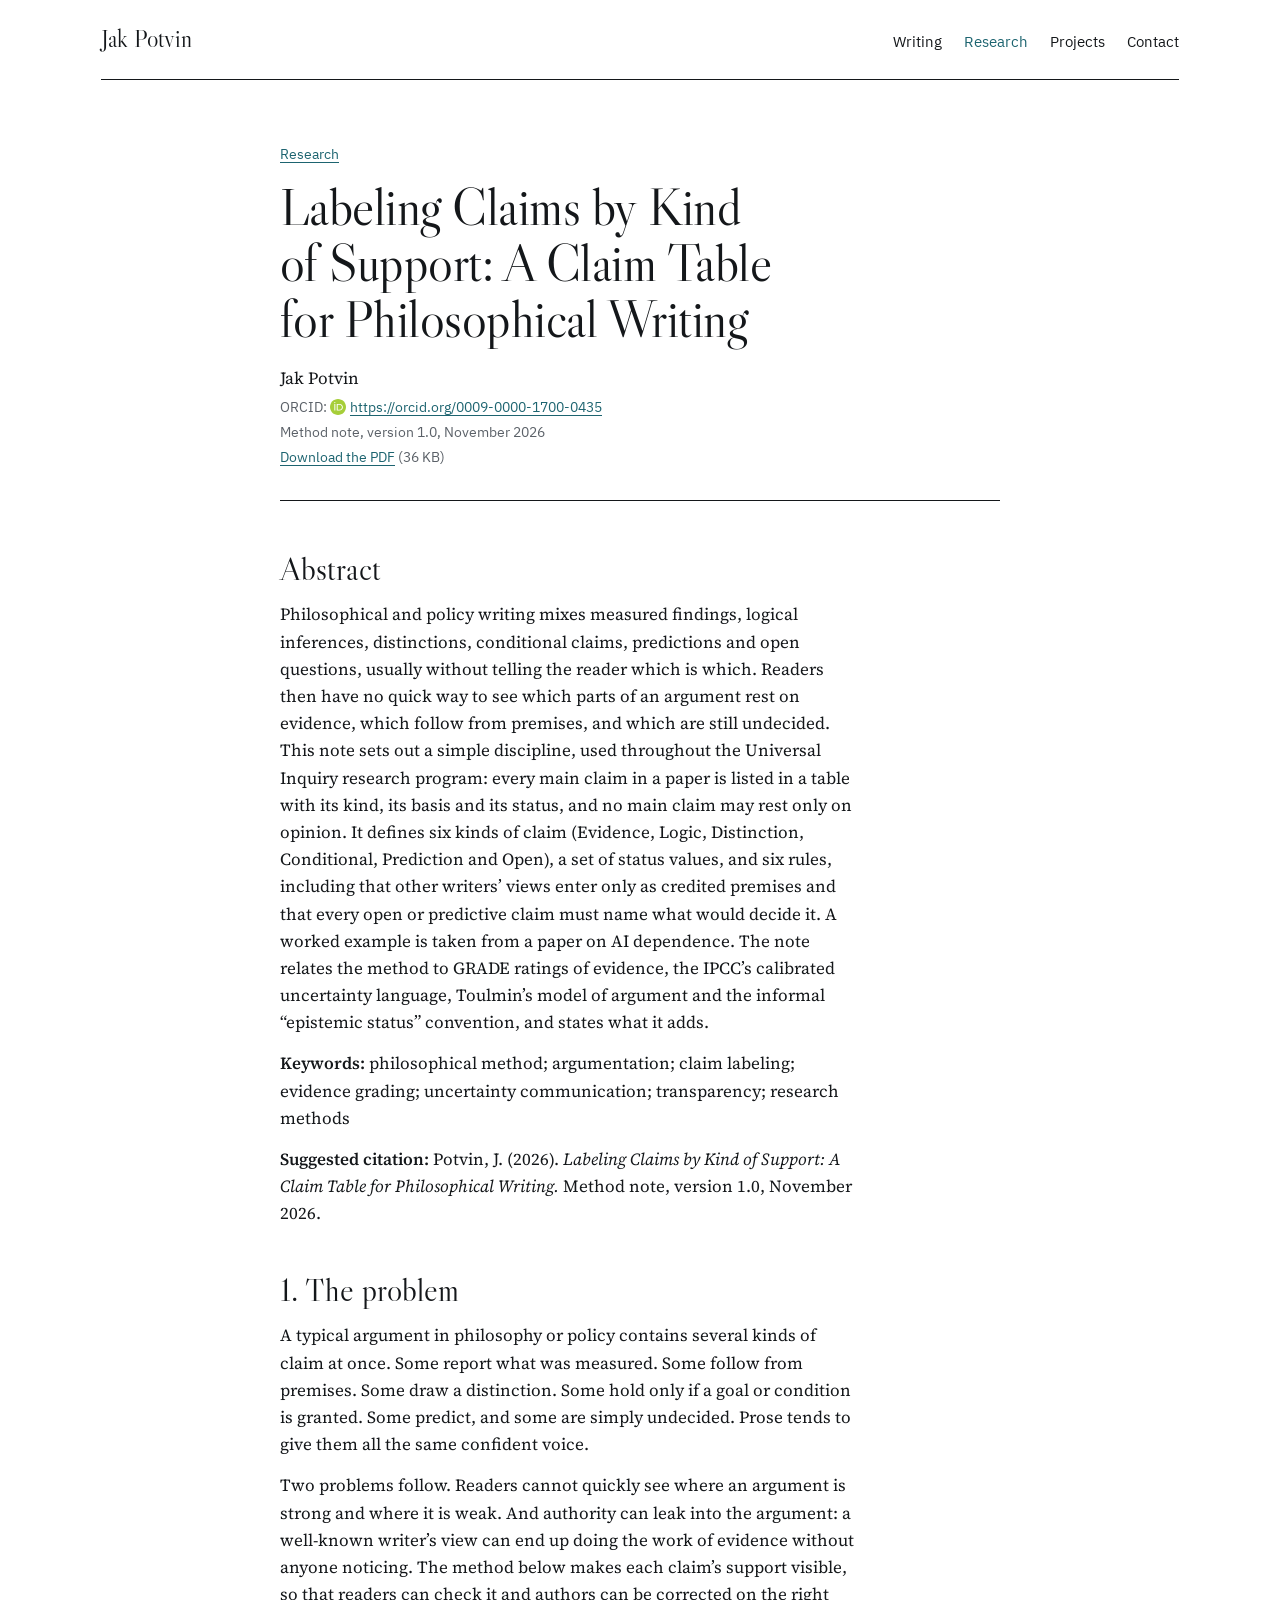
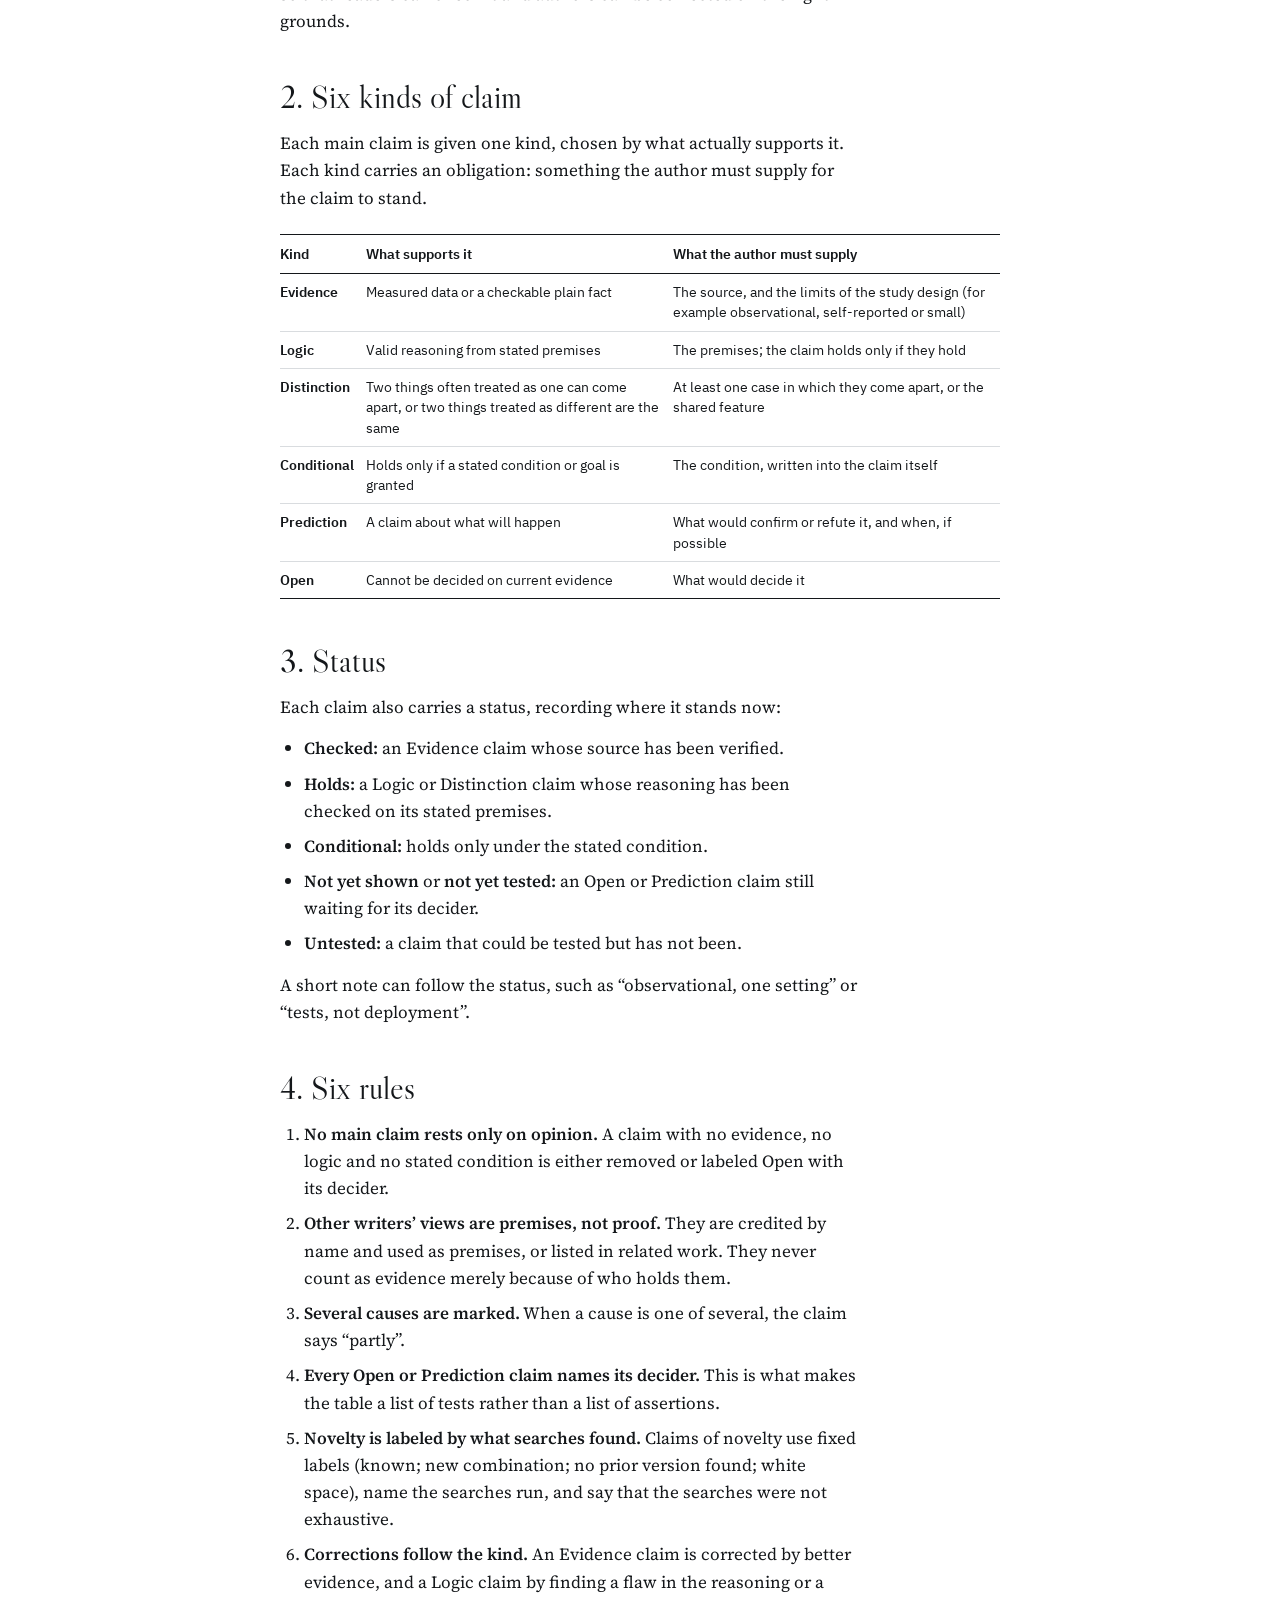
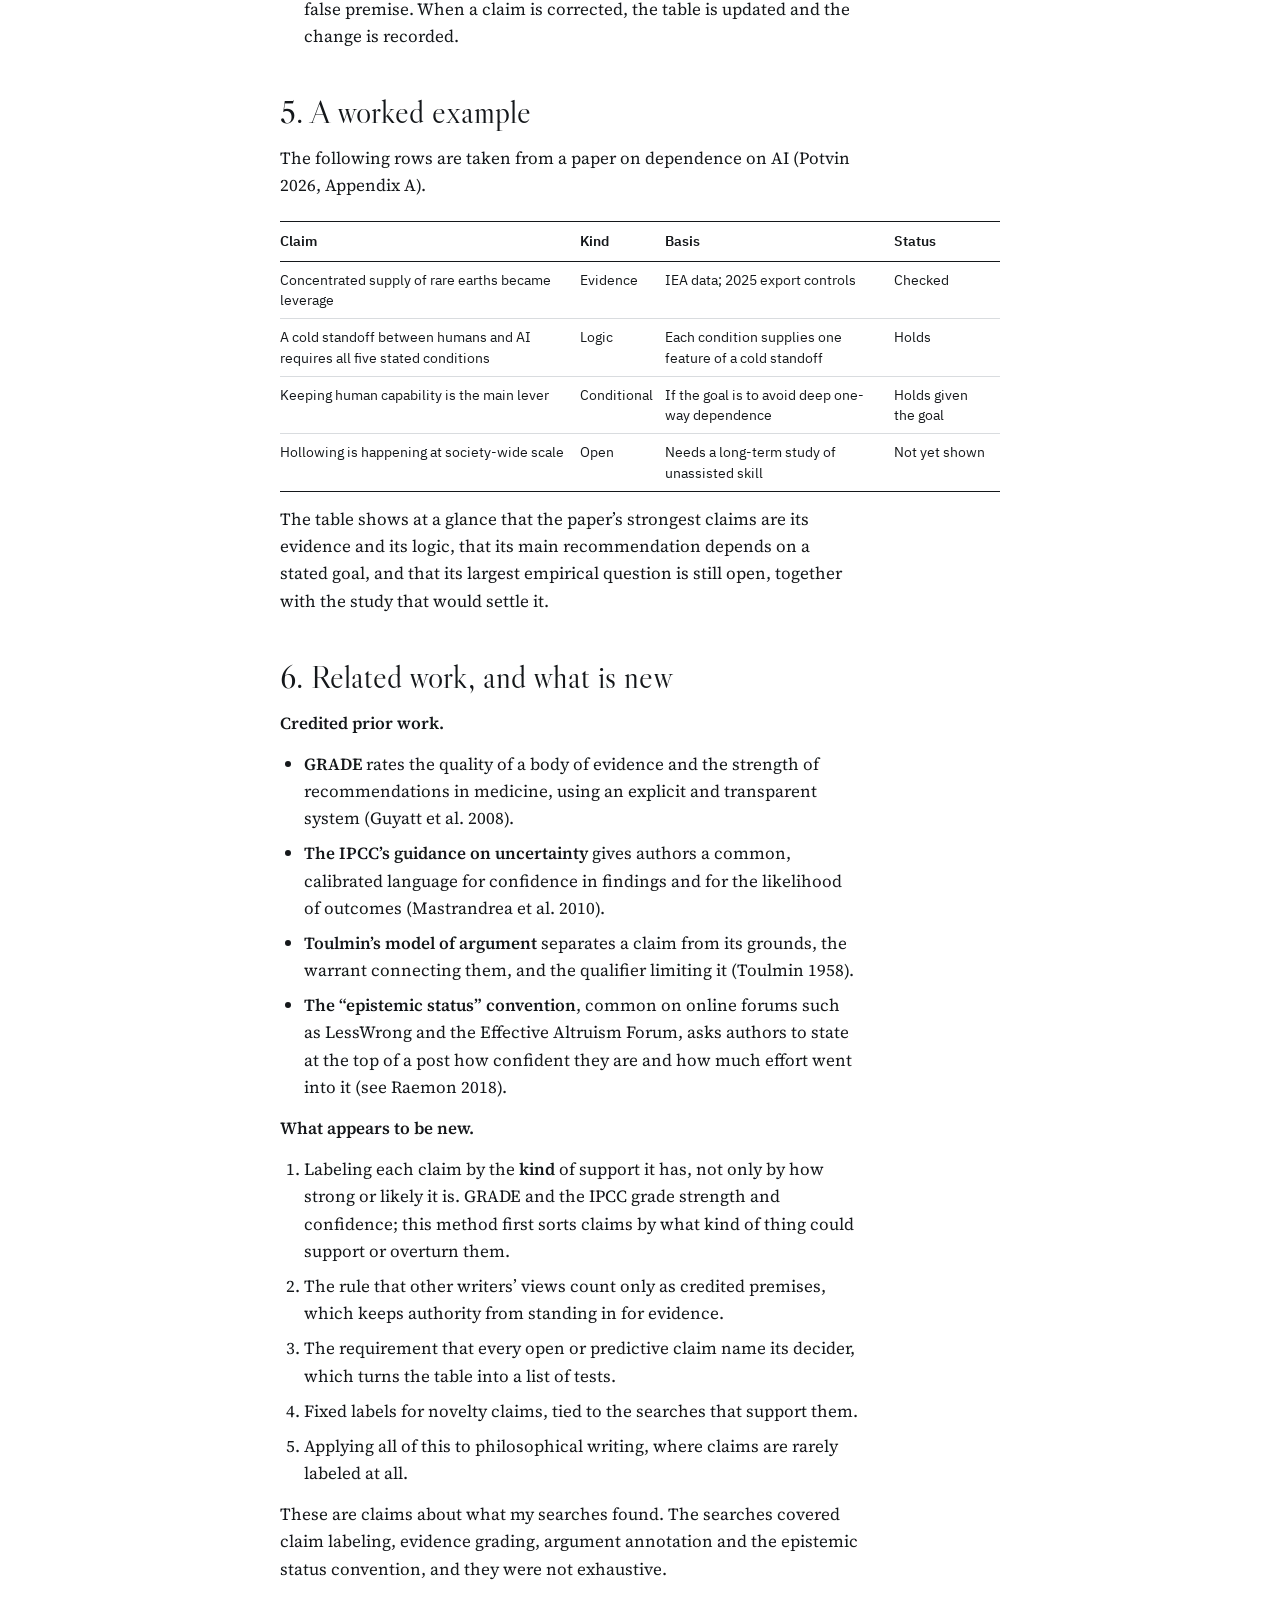
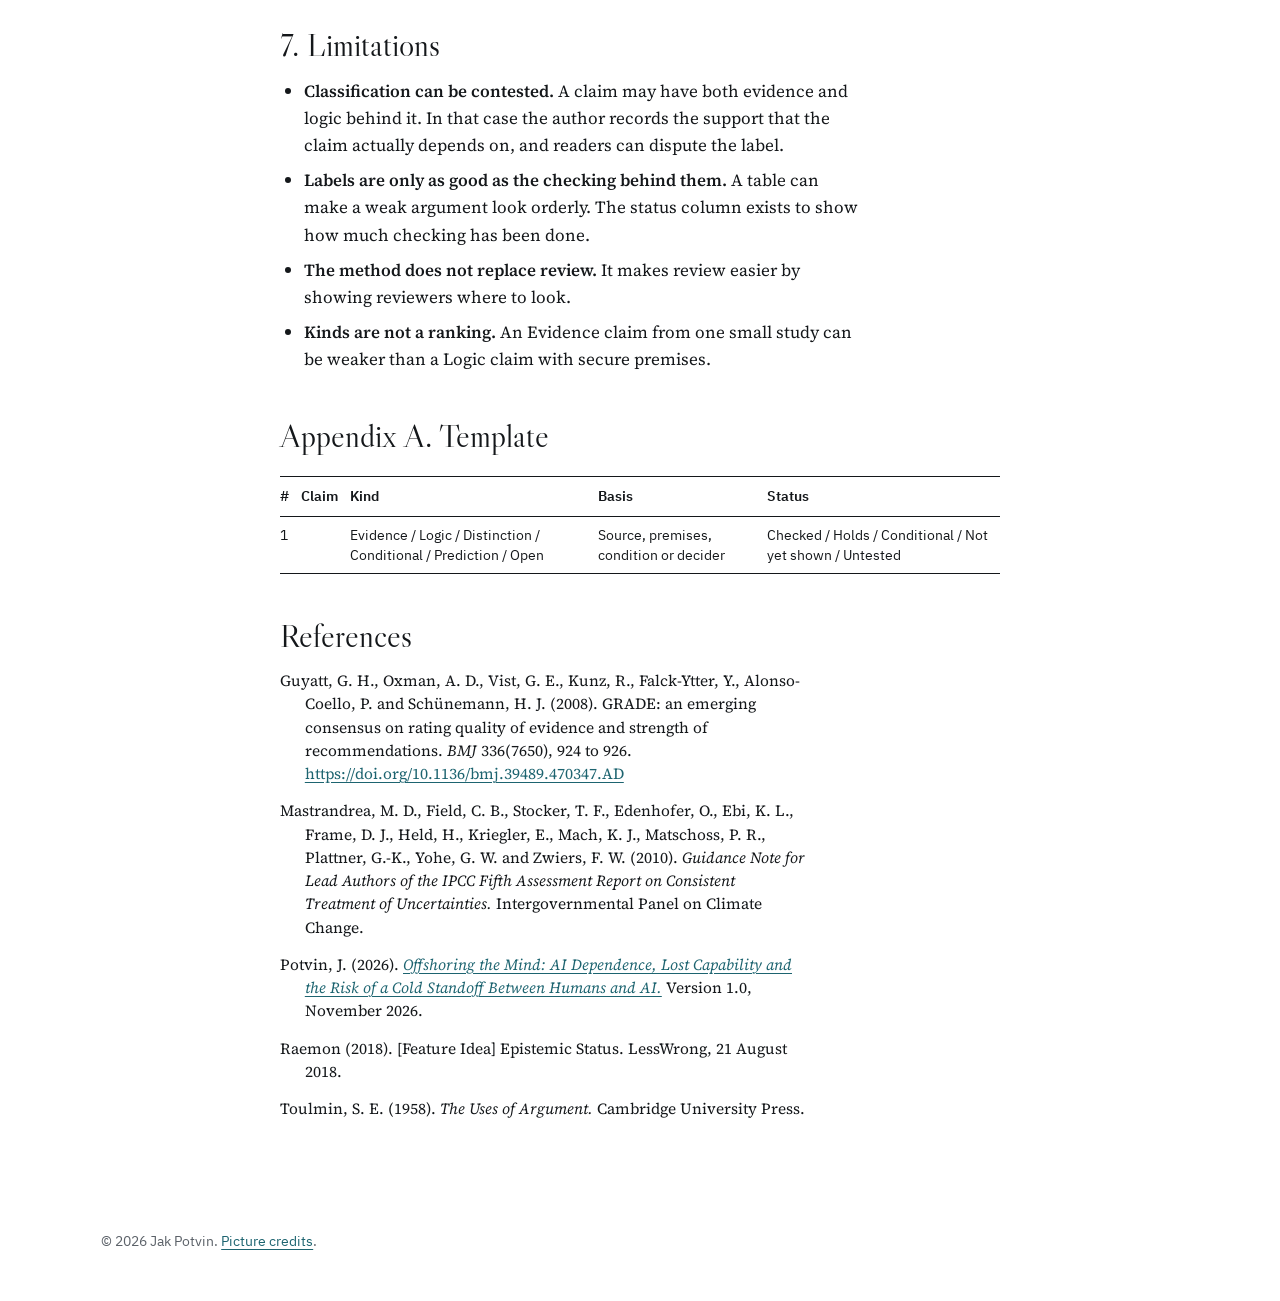
<file: site/research/labeling-claims-by-kind-of-support/index.html>
<!DOCTYPE html>
<html lang="en">
<head>
<meta charset="utf-8">
<meta name="viewport" content="width=device-width, initial-scale=1">
<title>Labeling Claims by Kind of Support | Jak Potvin</title>
<meta name="description" content="This note sets out a simple discipline, used throughout the Universal Inquiry research program: every main claim in a paper is listed in a table with its kind, its basis and its status, and no main claim may rest only on opinion.">
<link rel="canonical" href="https://jakpotvin.com/research/labeling-claims-by-kind-of-support/">
<meta property="og:type" content="article">
<meta property="og:site_name" content="Jak Potvin">
<meta property="og:title" content="Labeling Claims by Kind of Support | Jak Potvin">
<meta property="og:description" content="This note sets out a simple discipline, used throughout the Universal Inquiry research program: every main claim in a paper is listed in a table with its kind, its basis and its status, and no main claim may rest only on opinion.">
<meta property="og:url" content="https://jakpotvin.com/research/labeling-claims-by-kind-of-support/">
<meta property="og:image" content="https://jakpotvin.com/assets/card.jpg">
<meta property="og:image:width" content="1200">
<meta property="og:image:height" content="630">
<meta property="og:image:alt" content="Jak Potvin, over a detail of Leutze, Washington Crossing the Delaware">
<meta name="twitter:card" content="summary_large_image">
<script type="application/ld+json">{"@context":"https://schema.org","@type":"ScholarlyArticle","headline":"Labeling Claims by Kind of Support: A Claim Table for Philosophical Writing","author":{"@type":"Person","name":"Jak Potvin","url":"https://jakpotvin.com/","sameAs":["https://orcid.org/0009-0000-1700-0435"]},"datePublished":"2026-11-27","url":"https://jakpotvin.com/research/labeling-claims-by-kind-of-support/","inLanguage":"en"}</script>
<link rel="me" href="https://orcid.org/0009-0000-1700-0435">
<link rel="stylesheet" href="../../assets/fonts/fonts.css?v=bcb76e92e5">
<link rel="stylesheet" href="../../assets/site.css?v=53a1451212">
<link rel="icon" href="../../favicon.svg" type="image/svg+xml">
<link rel="icon" href="../../favicon.ico" sizes="32x32">
</head>
<body>
<div class="wrap">
<header class="top"><a class="name" href="../../index.html">Jak Potvin</a><nav aria-label="Site"><a href="../../index.html#writing">Writing</a><a href="../../index.html#research" aria-current=page>Research</a><a href="../../index.html#projects">Projects</a><a href="../../index.html#contact">Contact</a></nav></header>
<article class="text">
<p class="text-place small" data-added><a href="../../index.html#research">Research</a></p>
<h1>Labeling Claims by Kind of Support: A Claim Table for Philosophical Writing</h1>
<p class="text-by">Jak Potvin</p>
<p class="text-orcid small">ORCID: <a class="orcid" href="https://orcid.org/0009-0000-1700-0435" rel="me"><img src="../../assets/orcid-id.svg" width="16" height="16" alt="">https://orcid.org/0009-0000-1700-0435</a></p>
<p class="text-kind small">Method note, version 1.0, November 2026</p>
<p class="text-pdf small" data-added><a href="labeling-claims-by-kind-of-support.pdf">Download the PDF</a> (36 KB)</p>
<div class="text-body">
<h2 id="abstract">Abstract</h2>
<p>Philosophical and policy writing mixes measured findings, logical inferences, distinctions, conditional claims, predictions and open questions, usually without telling the reader which is which. Readers then have no quick way to see which parts of an argument rest on evidence, which follow from premises, and which are still undecided. This note sets out a simple discipline, used throughout the Universal Inquiry research program: every main claim in a paper is listed in a table with its kind, its basis and its status, and no main claim may rest only on opinion. It defines six kinds of claim (Evidence, Logic, Distinction, Conditional, Prediction and Open), a set of status values, and six rules, including that other writers’ views enter only as credited premises and that every open or predictive claim must name what would decide it. A worked example is taken from a paper on AI dependence. The note relates the method to GRADE ratings of evidence, the IPCC’s calibrated uncertainty language, Toulmin’s model of argument and the informal “epistemic status” convention, and states what it adds.</p>
<p><strong>Keywords:</strong> philosophical method; argumentation; claim labeling; evidence grading; uncertainty communication; transparency; research methods</p>
<p><strong>Suggested citation:</strong> Potvin, J. (2026). <em>Labeling Claims by Kind of Support: A Claim Table for Philosophical Writing.</em> Method note, version 1.0, November 2026.</p>
<h2 id="1-the-problem">1. The problem</h2>
<p>A typical argument in philosophy or policy contains several kinds of claim at once. Some report what was measured. Some follow from premises. Some draw a distinction. Some hold only if a goal or condition is granted. Some predict, and some are simply undecided. Prose tends to give them all the same confident voice.</p>
<p>Two problems follow. Readers cannot quickly see where an argument is strong and where it is weak. And authority can leak into the argument: a well-known writer’s view can end up doing the work of evidence without anyone noticing. The method below makes each claim’s support visible, so that readers can check it and authors can be corrected on the right grounds.</p>
<h2 id="2-six-kinds-of-claim">2. Six kinds of claim</h2>
<p>Each main claim is given one kind, chosen by what actually supports it. Each kind carries an obligation: something the author must supply for the claim to stand.</p>
<div class="table" role="region" tabindex="0" aria-label="Table 1"><table><thead><tr><th scope="col">Kind</th><th scope="col">What supports it</th><th scope="col">What the author must supply</th></tr></thead><tbody><tr><td><strong>Evidence</strong></td><td>Measured data or a checkable plain fact</td><td>The source, and the limits of the study design (for example observational, self-reported or small)</td></tr><tr><td><strong>Logic</strong></td><td>Valid reasoning from stated premises</td><td>The premises; the claim holds only if they hold</td></tr><tr><td><strong>Distinction</strong></td><td>Two things often treated as one can come apart, or two things treated as different are the same</td><td>At least one case in which they come apart, or the shared feature</td></tr><tr><td><strong>Conditional</strong></td><td>Holds only if a stated condition or goal is granted</td><td>The condition, written into the claim itself</td></tr><tr><td><strong>Prediction</strong></td><td>A claim about what will happen</td><td>What would confirm or refute it, and when, if possible</td></tr><tr><td><strong>Open</strong></td><td>Cannot be decided on current evidence</td><td>What would decide it</td></tr></tbody></table></div>
<h2 id="3-status">3. Status</h2>
<p>Each claim also carries a status, recording where it stands now:</p>
<ul><li><strong>Checked:</strong> an Evidence claim whose source has been verified.</li><li><strong>Holds:</strong> a Logic or Distinction claim whose reasoning has been checked on its stated premises.</li><li><strong>Conditional:</strong> holds only under the stated condition.</li><li><strong>Not yet shown</strong> or <strong>not yet tested:</strong> an Open or Prediction claim still waiting for its decider.</li><li><strong>Untested:</strong> a claim that could be tested but has not been.</li></ul>
<p>A short note can follow the status, such as “observational, one setting” or “tests, not deployment”.</p>
<h2 id="4-six-rules">4. Six rules</h2>
<ol><li><strong>No main claim rests only on opinion.</strong> A claim with no evidence, no logic and no stated condition is either removed or labeled Open with its decider.</li><li><strong>Other writers’ views are premises, not proof.</strong> They are credited by name and used as premises, or listed in related work. They never count as evidence merely because of who holds them.</li><li><strong>Several causes are marked.</strong> When a cause is one of several, the claim says “partly”.</li><li><strong>Every Open or Prediction claim names its decider.</strong> This is what makes the table a list of tests rather than a list of assertions.</li><li><strong>Novelty is labeled by what searches found.</strong> Claims of novelty use fixed labels (known; new combination; no prior version found; white space), name the searches run, and say that the searches were not exhaustive.</li><li><strong>Corrections follow the kind.</strong> An Evidence claim is corrected by better evidence, and a Logic claim by finding a flaw in the reasoning or a false premise. When a claim is corrected, the table is updated and the change is recorded.</li></ol>
<h2 id="5-a-worked-example">5. A worked example</h2>
<p>The following rows are taken from a paper on dependence on AI (Potvin 2026, Appendix A).</p>
<div class="table" role="region" tabindex="0" aria-label="Table 2"><table><thead><tr><th scope="col">Claim</th><th scope="col">Kind</th><th scope="col">Basis</th><th scope="col">Status</th></tr></thead><tbody><tr><td>Concentrated supply of rare earths became leverage</td><td>Evidence</td><td>IEA data; 2025 export controls</td><td>Checked</td></tr><tr><td>A cold standoff between humans and AI requires all five stated conditions</td><td>Logic</td><td>Each condition supplies one feature of a cold standoff</td><td>Holds</td></tr><tr><td>Keeping human capability is the main lever</td><td>Conditional</td><td>If the goal is to avoid deep one-way dependence</td><td>Holds given the goal</td></tr><tr><td>Hollowing is happening at society-wide scale</td><td>Open</td><td>Needs a long-term study of unassisted skill</td><td>Not yet shown</td></tr></tbody></table></div>
<p>The table shows at a glance that the paper’s strongest claims are its evidence and its logic, that its main recommendation depends on a stated goal, and that its largest empirical question is still open, together with the study that would settle it.</p>
<h2 id="6-related-work-and-what-is-new">6. Related work, and what is new</h2>
<p><strong>Credited prior work.</strong></p>
<ul><li><strong>GRADE</strong> rates the quality of a body of evidence and the strength of recommendations in medicine, using an explicit and transparent system (Guyatt et al. 2008).</li><li><strong>The IPCC’s guidance on uncertainty</strong> gives authors a common, calibrated language for confidence in findings and for the likelihood of outcomes (Mastrandrea et al. 2010).</li><li><strong>Toulmin’s model of argument</strong> separates a claim from its grounds, the warrant connecting them, and the qualifier limiting it (Toulmin 1958).</li><li><strong>The “epistemic status” convention</strong>, common on online forums such as LessWrong and the Effective Altruism Forum, asks authors to state at the top of a post how confident they are and how much effort went into it (see Raemon 2018).</li></ul>
<p><strong>What appears to be new.</strong></p>
<ol><li>Labeling each claim by the <strong>kind</strong> of support it has, not only by how strong or likely it is. GRADE and the IPCC grade strength and confidence; this method first sorts claims by what kind of thing could support or overturn them.</li><li>The rule that other writers’ views count only as credited premises, which keeps authority from standing in for evidence.</li><li>The requirement that every open or predictive claim name its decider, which turns the table into a list of tests.</li><li>Fixed labels for novelty claims, tied to the searches that support them.</li><li>Applying all of this to philosophical writing, where claims are rarely labeled at all.</li></ol>
<p>These are claims about what my searches found. The searches covered claim labeling, evidence grading, argument annotation and the epistemic status convention, and they were not exhaustive.</p>
<h2 id="7-limitations">7. Limitations</h2>
<ul><li><strong>Classification can be contested.</strong> A claim may have both evidence and logic behind it. In that case the author records the support that the claim actually depends on, and readers can dispute the label.</li><li><strong>Labels are only as good as the checking behind them.</strong> A table can make a weak argument look orderly. The status column exists to show how much checking has been done.</li><li><strong>The method does not replace review.</strong> It makes review easier by showing reviewers where to look.</li><li><strong>Kinds are not a ranking.</strong> An Evidence claim from one small study can be weaker than a Logic claim with secure premises.</li></ul>
<h2 id="appendix-a-template">Appendix A. Template</h2>
<div class="table" role="region" tabindex="0" aria-label="Table 3"><table><thead><tr><th scope="col">#</th><th scope="col">Claim</th><th scope="col">Kind</th><th scope="col">Basis</th><th scope="col">Status</th></tr></thead><tbody><tr><td>1</td><td></td><td>Evidence / Logic / Distinction / Conditional / Prediction / Open</td><td>Source, premises, condition or decider</td><td>Checked / Holds / Conditional / Not yet shown / Untested</td></tr></tbody></table></div>
<h2 id="references">References</h2>
<p>Guyatt, G. H., Oxman, A. D., Vist, G. E., Kunz, R., Falck-Ytter, Y., Alonso-Coello, P. and Schünemann, H. J. (2008). GRADE: an emerging consensus on rating quality of evidence and strength of recommendations. <em>BMJ</em> 336(7650), 924 to 926. <a href="https://doi.org/10.1136/bmj.39489.470347.AD">https://doi.org/10.1136/bmj.39489.470347.AD</a></p>
<p>Mastrandrea, M. D., Field, C. B., Stocker, T. F., Edenhofer, O., Ebi, K. L., Frame, D. J., Held, H., Kriegler, E., Mach, K. J., Matschoss, P. R., Plattner, G.-K., Yohe, G. W. and Zwiers, F. W. (2010). <em>Guidance Note for Lead Authors of the IPCC Fifth Assessment Report on Consistent Treatment of Uncertainties.</em> Intergovernmental Panel on Climate Change.</p>
<p>Potvin, J. (2026). <a href="../../essays/offshoring-the-mind/"><em>Offshoring the Mind: AI Dependence, Lost Capability and the Risk of a Cold Standoff Between Humans and AI.</em></a> Version 1.0, November 2026.</p>
<p>Raemon (2018). [Feature Idea] Epistemic Status. LessWrong, 21 August 2018.</p>
<p>Toulmin, S. E. (1958). <em>The Uses of Argument.</em> Cambridge University Press.</p>
</div>
</article>

<footer>© 2026 Jak Potvin. <a href="../../plates.html">Picture credits</a>.</footer>
</div>
<script>{const ps=document.querySelectorAll('figure.plate');
if('IntersectionObserver' in window&&!matchMedia('(prefers-reduced-motion: reduce)').matches){
const io=new IntersectionObserver(es=>{for(const e of es){if(e.isIntersecting){e.target.classList.add('in');io.unobserve(e.target)}}},{threshold:.2});
ps.forEach(p=>{p.classList.add('settle');io.observe(p)})}}</script>

</body>
</html>
</file>
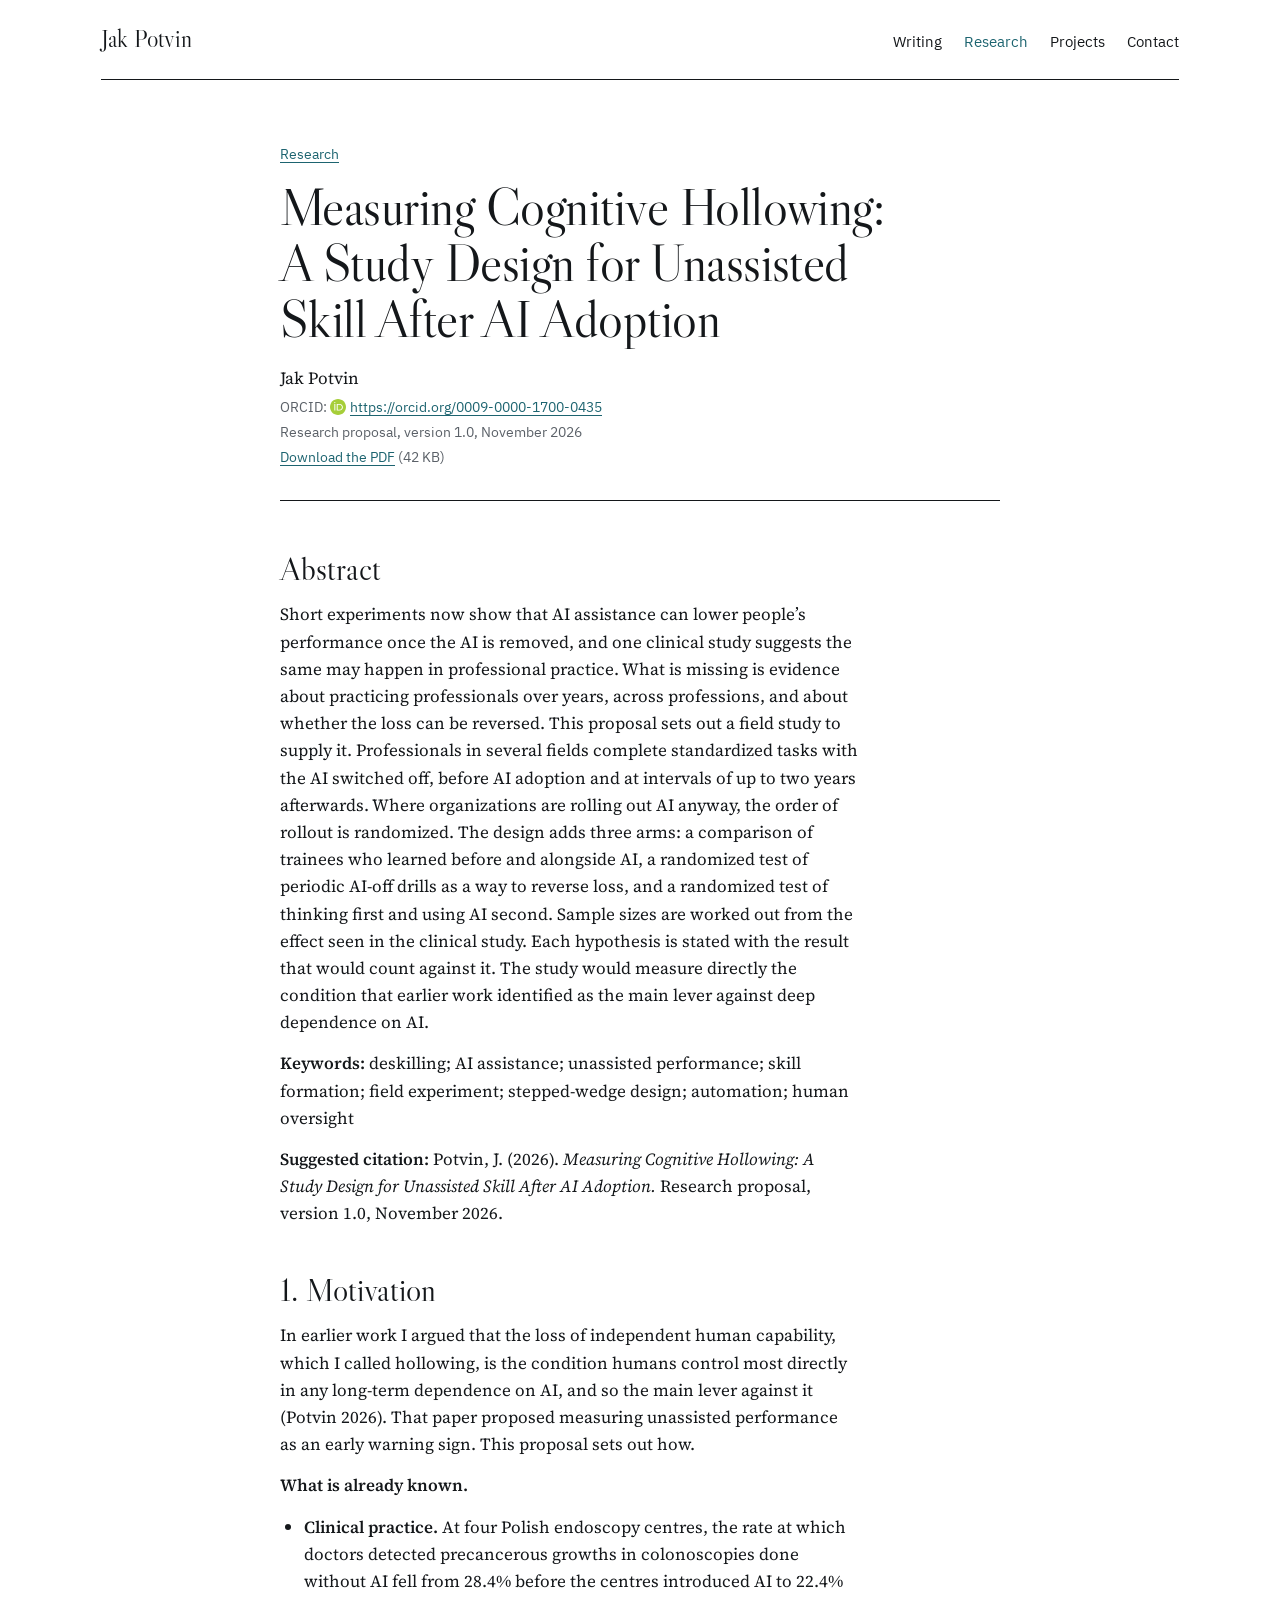
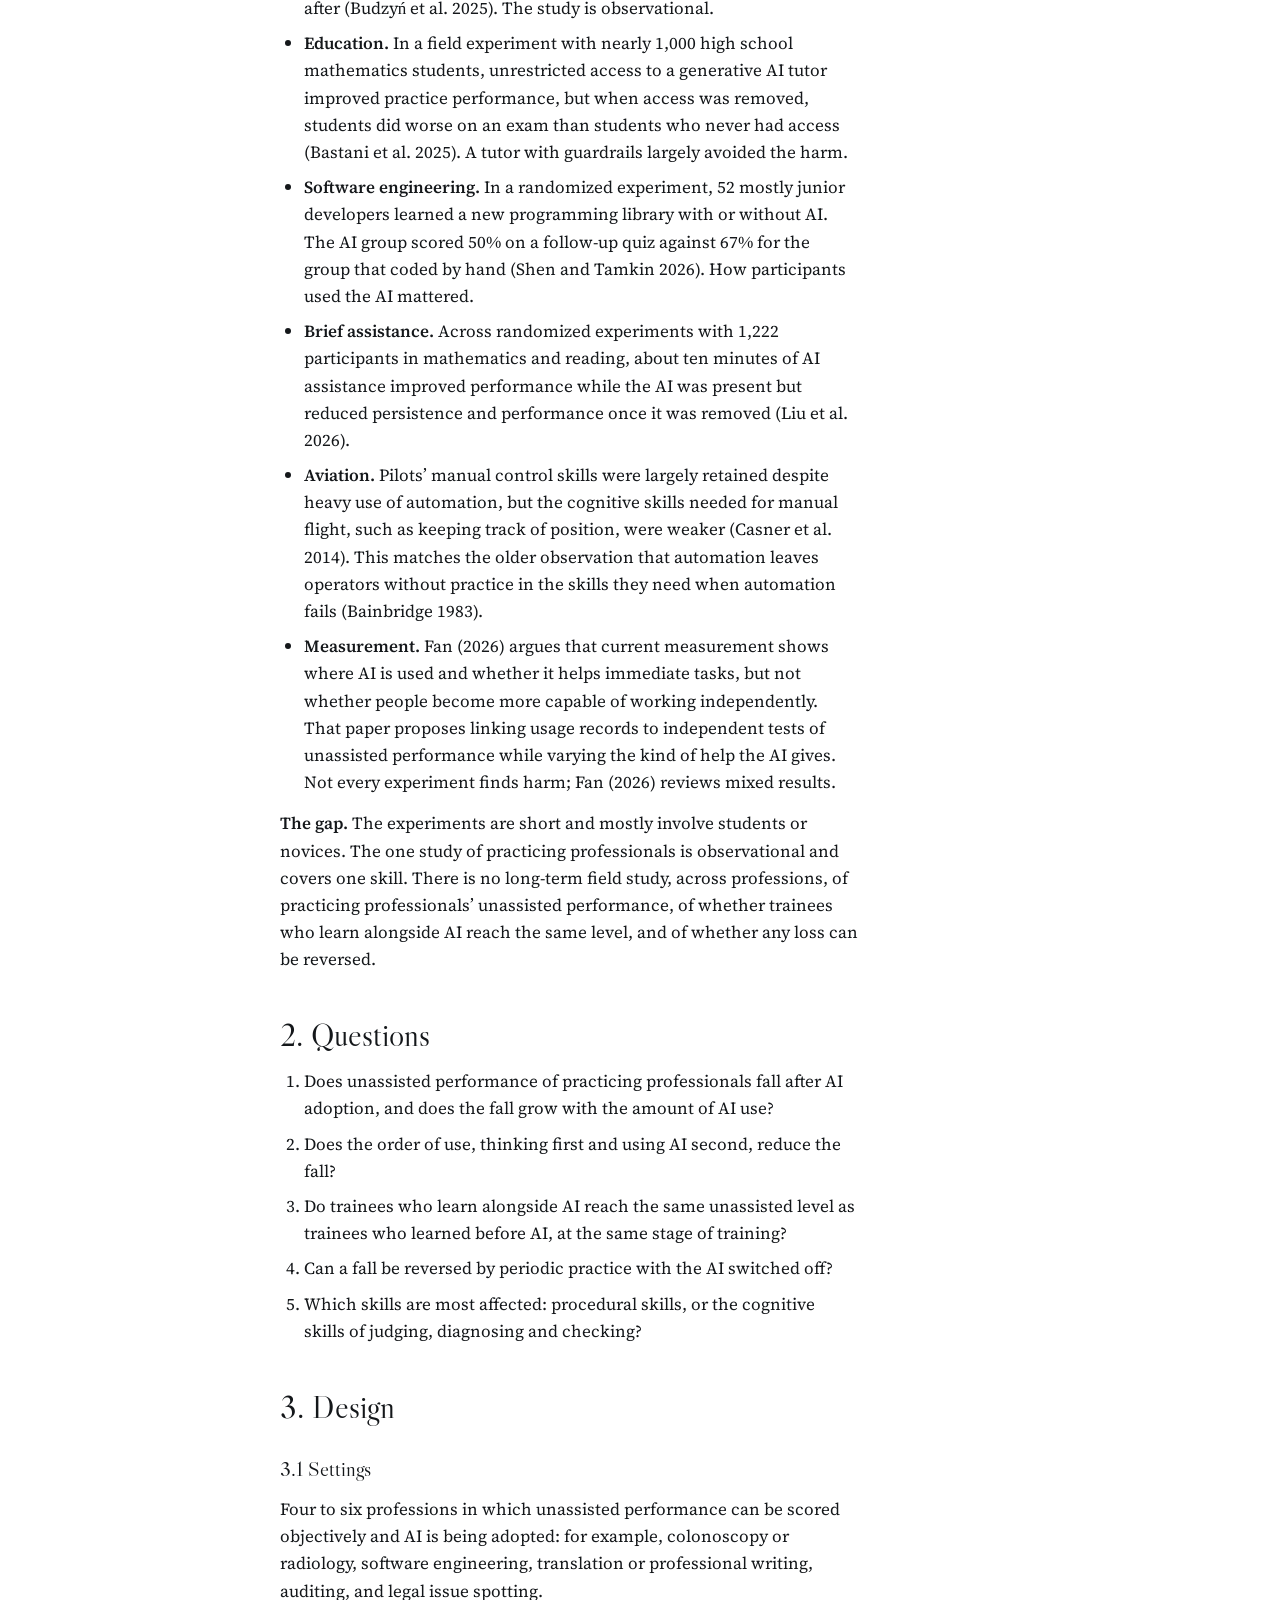
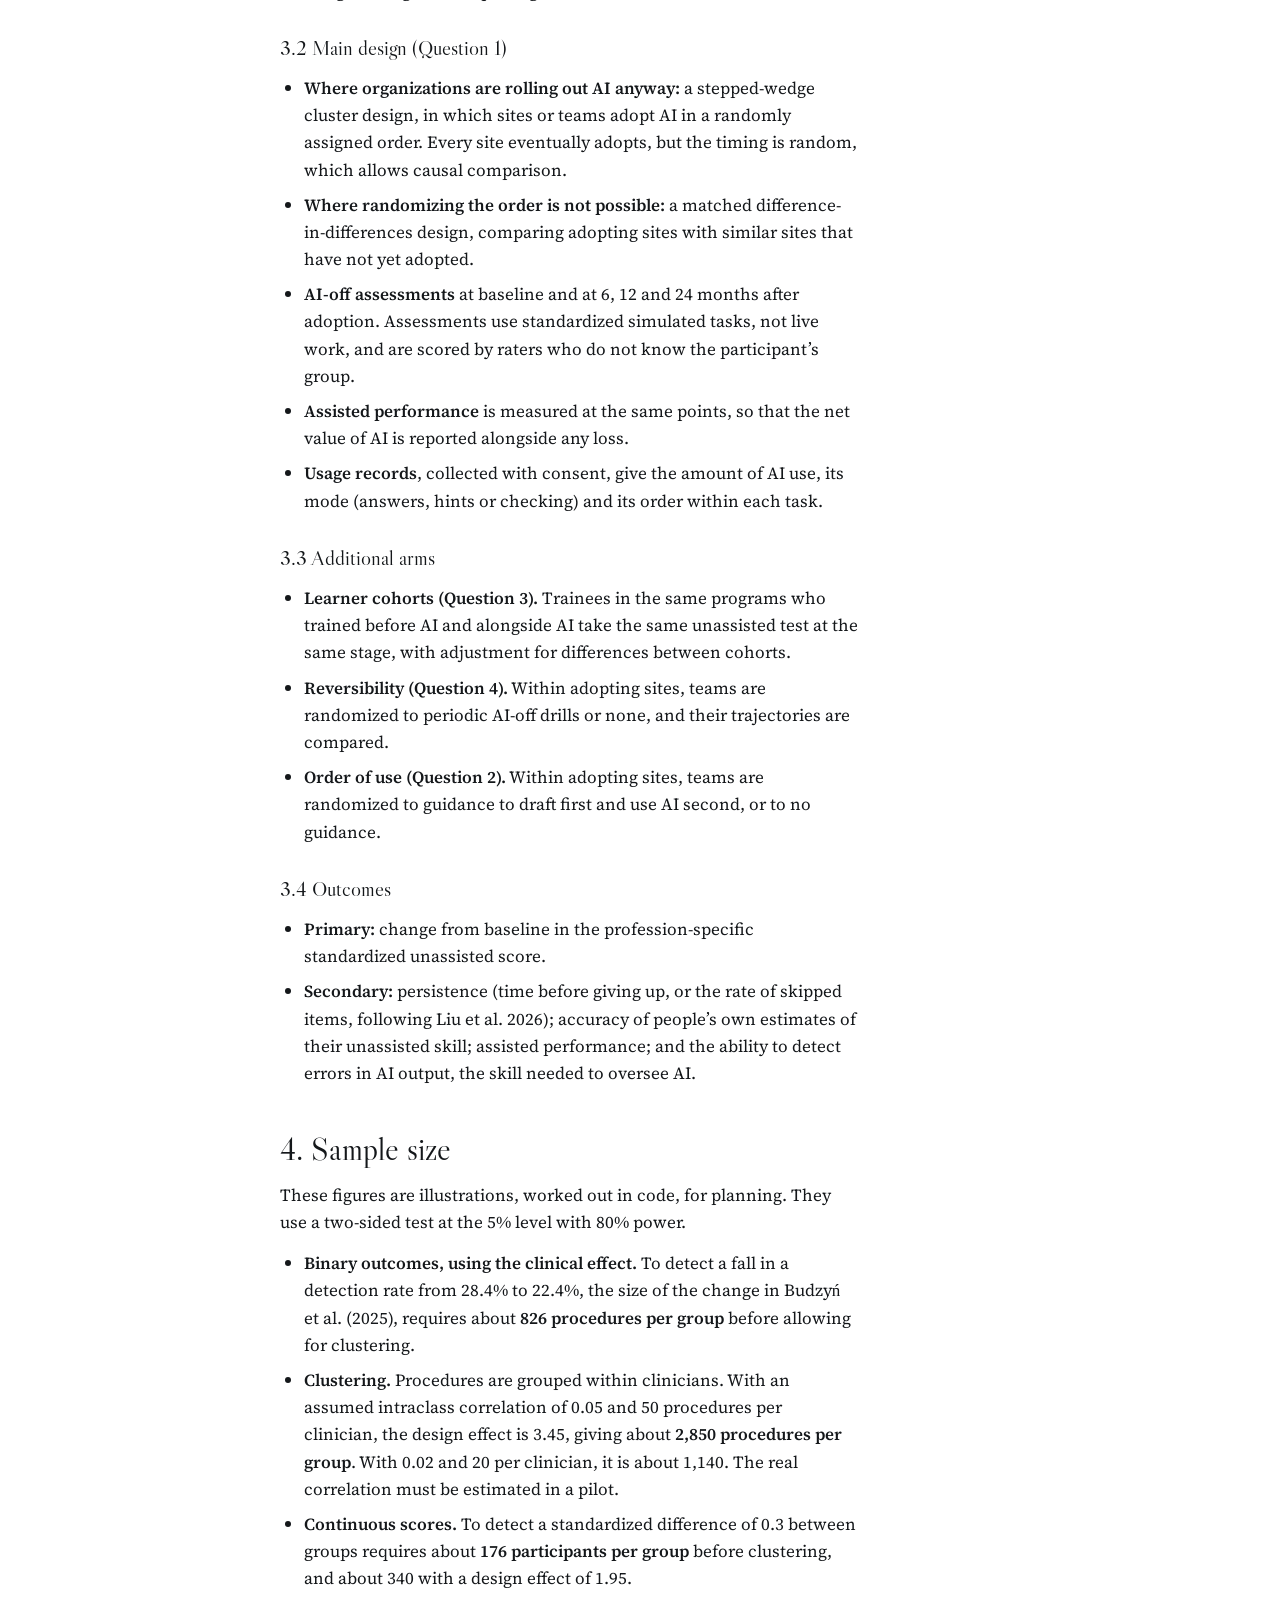
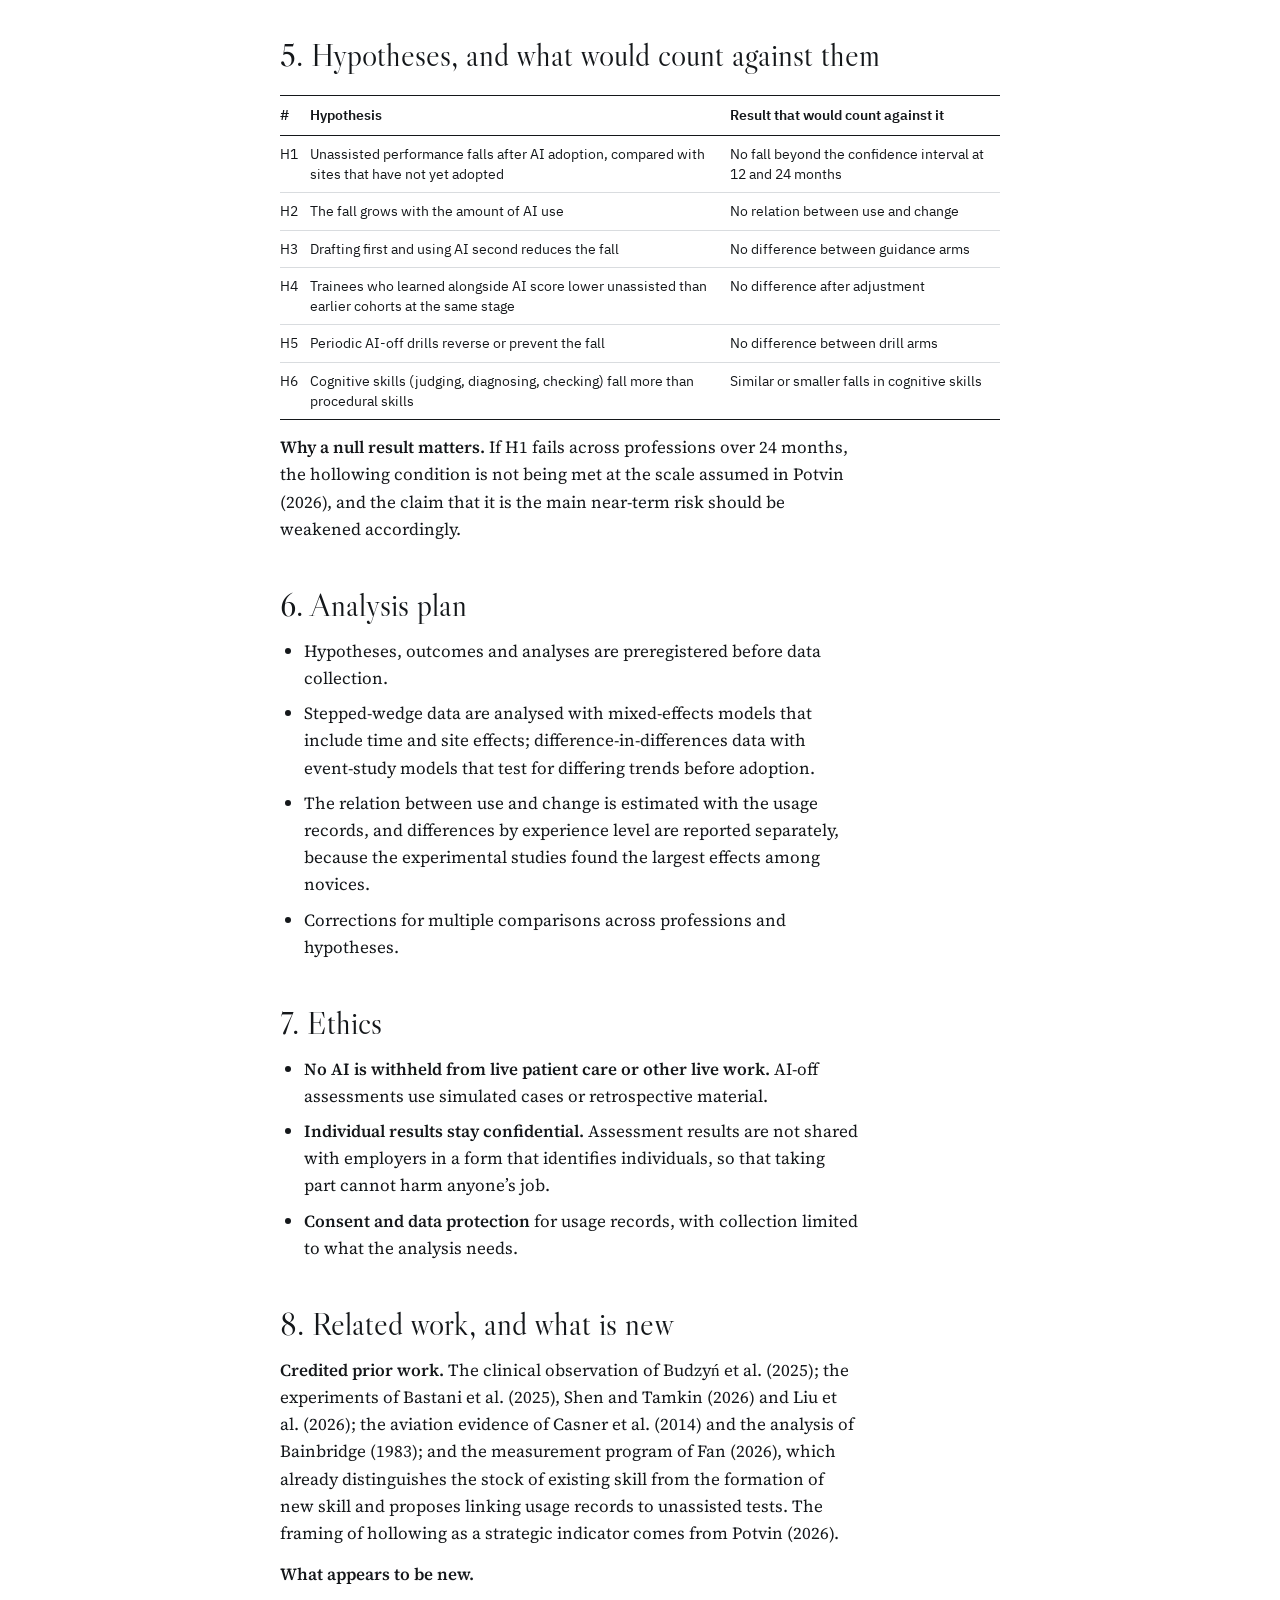
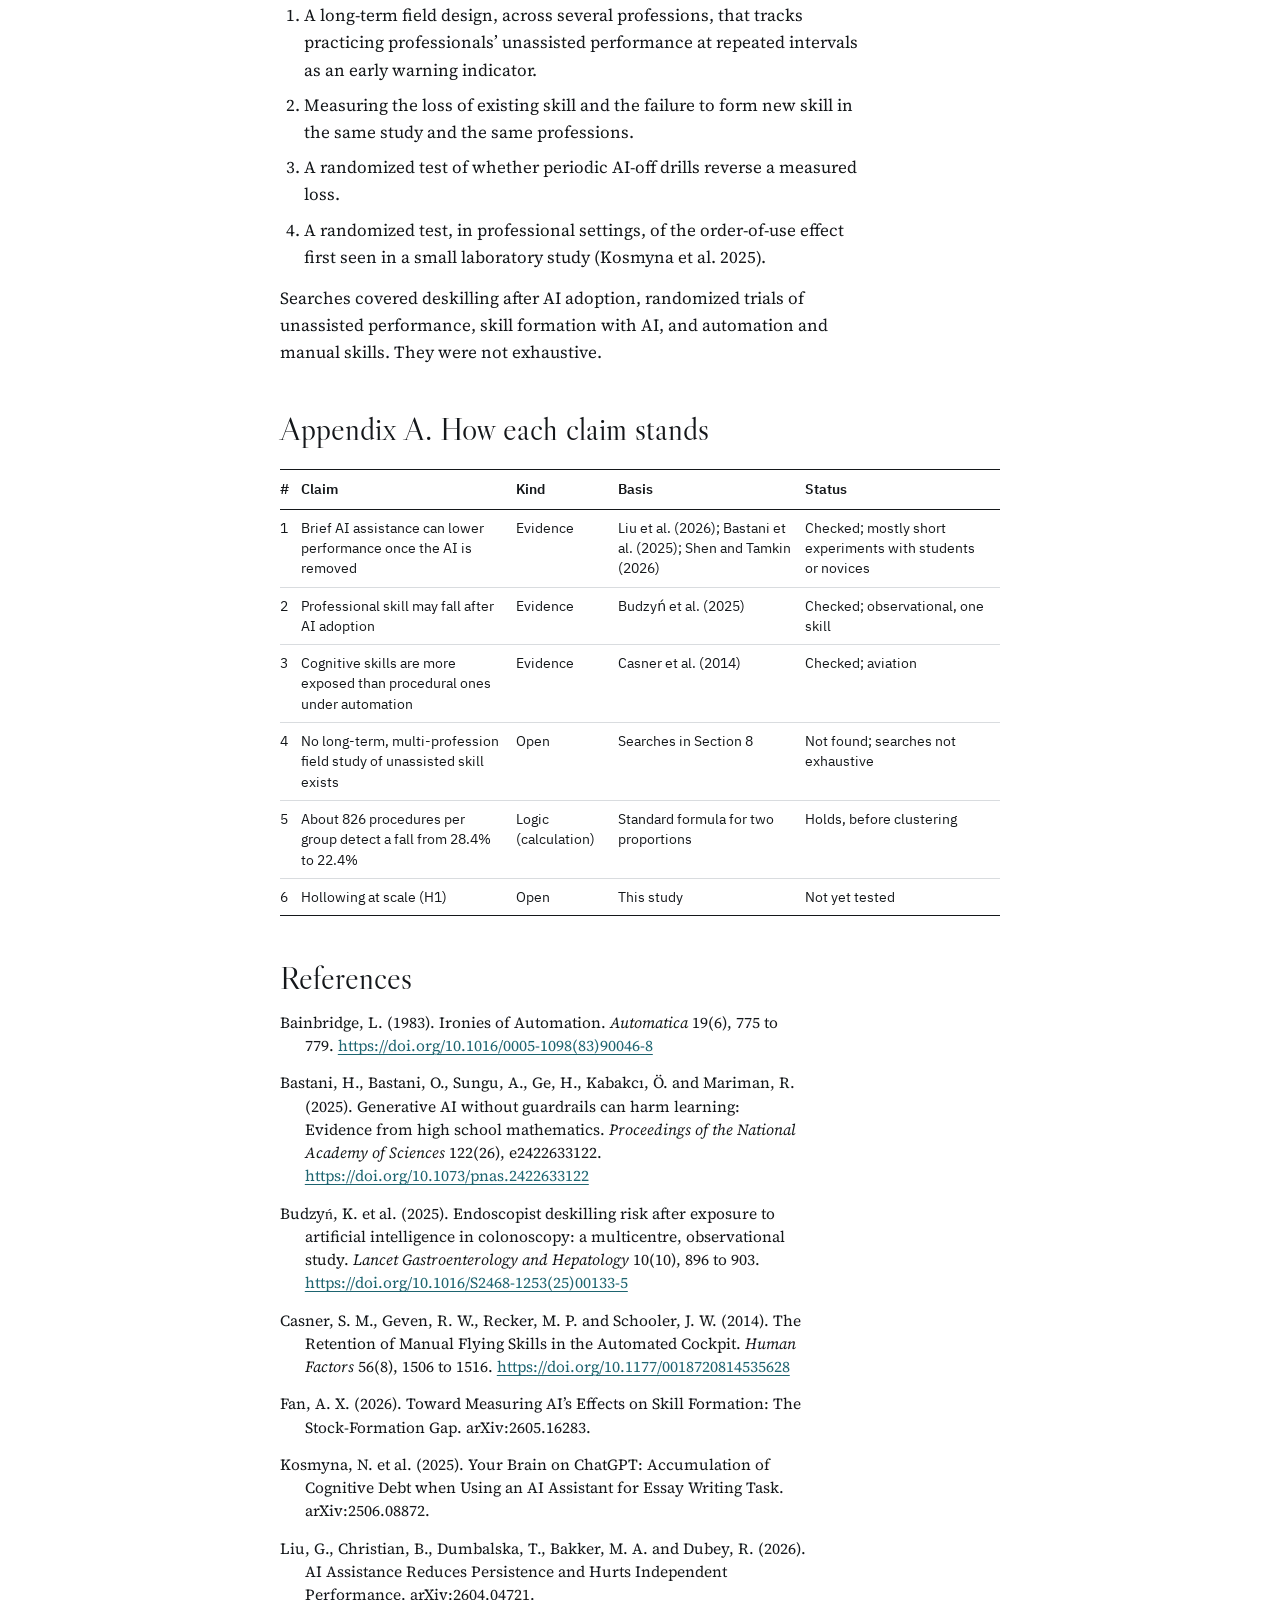
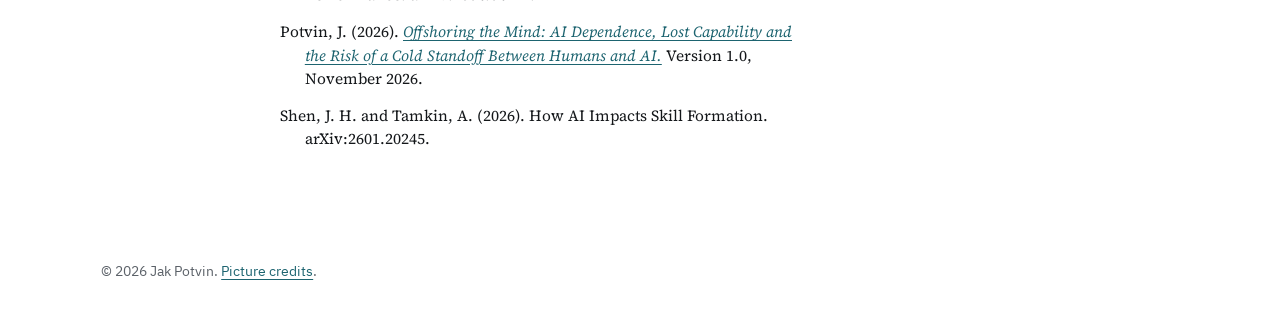
<file: site/research/measuring-cognitive-hollowing/index.html>
<!DOCTYPE html>
<html lang="en">
<head>
<meta charset="utf-8">
<meta name="viewport" content="width=device-width, initial-scale=1">
<title>Measuring Cognitive Hollowing | Jak Potvin</title>
<meta name="description" content="Professionals in several fields complete standardized tasks with the AI switched off, before AI adoption and at intervals of up to two years afterwards.">
<link rel="canonical" href="https://jakpotvin.com/research/measuring-cognitive-hollowing/">
<meta property="og:type" content="article">
<meta property="og:site_name" content="Jak Potvin">
<meta property="og:title" content="Measuring Cognitive Hollowing | Jak Potvin">
<meta property="og:description" content="Professionals in several fields complete standardized tasks with the AI switched off, before AI adoption and at intervals of up to two years afterwards.">
<meta property="og:url" content="https://jakpotvin.com/research/measuring-cognitive-hollowing/">
<meta property="og:image" content="https://jakpotvin.com/assets/card.jpg">
<meta property="og:image:width" content="1200">
<meta property="og:image:height" content="630">
<meta property="og:image:alt" content="Jak Potvin, over a detail of Leutze, Washington Crossing the Delaware">
<meta name="twitter:card" content="summary_large_image">
<script type="application/ld+json">{"@context":"https://schema.org","@type":"ScholarlyArticle","headline":"Measuring Cognitive Hollowing: A Study Design for Unassisted Skill After AI Adoption","author":{"@type":"Person","name":"Jak Potvin","url":"https://jakpotvin.com/","sameAs":["https://orcid.org/0009-0000-1700-0435"]},"datePublished":"2026-11-27","url":"https://jakpotvin.com/research/measuring-cognitive-hollowing/","inLanguage":"en"}</script>
<link rel="me" href="https://orcid.org/0009-0000-1700-0435">
<link rel="stylesheet" href="../../assets/fonts/fonts.css?v=bcb76e92e5">
<link rel="stylesheet" href="../../assets/site.css?v=53a1451212">
<link rel="icon" href="../../favicon.svg" type="image/svg+xml">
<link rel="icon" href="../../favicon.ico" sizes="32x32">
</head>
<body>
<div class="wrap">
<header class="top"><a class="name" href="../../index.html">Jak Potvin</a><nav aria-label="Site"><a href="../../index.html#writing">Writing</a><a href="../../index.html#research" aria-current=page>Research</a><a href="../../index.html#projects">Projects</a><a href="../../index.html#contact">Contact</a></nav></header>
<article class="text">
<p class="text-place small" data-added><a href="../../index.html#research">Research</a></p>
<h1>Measuring Cognitive Hollowing: A Study Design for Unassisted Skill After AI Adoption</h1>
<p class="text-by">Jak Potvin</p>
<p class="text-orcid small">ORCID: <a class="orcid" href="https://orcid.org/0009-0000-1700-0435" rel="me"><img src="../../assets/orcid-id.svg" width="16" height="16" alt="">https://orcid.org/0009-0000-1700-0435</a></p>
<p class="text-kind small">Research proposal, version 1.0, November 2026</p>
<p class="text-pdf small" data-added><a href="measuring-cognitive-hollowing.pdf">Download the PDF</a> (42 KB)</p>
<div class="text-body">
<h2 id="abstract">Abstract</h2>
<p>Short experiments now show that AI assistance can lower people’s performance once the AI is removed, and one clinical study suggests the same may happen in professional practice. What is missing is evidence about practicing professionals over years, across professions, and about whether the loss can be reversed. This proposal sets out a field study to supply it. Professionals in several fields complete standardized tasks with the AI switched off, before AI adoption and at intervals of up to two years afterwards. Where organizations are rolling out AI anyway, the order of rollout is randomized. The design adds three arms: a comparison of trainees who learned before and alongside AI, a randomized test of periodic AI-off drills as a way to reverse loss, and a randomized test of thinking first and using AI second. Sample sizes are worked out from the effect seen in the clinical study. Each hypothesis is stated with the result that would count against it. The study would measure directly the condition that earlier work identified as the main lever against deep dependence on AI.</p>
<p><strong>Keywords:</strong> deskilling; AI assistance; unassisted performance; skill formation; field experiment; stepped-wedge design; automation; human oversight</p>
<p><strong>Suggested citation:</strong> Potvin, J. (2026). <em>Measuring Cognitive Hollowing: A Study Design for Unassisted Skill After AI Adoption.</em> Research proposal, version 1.0, November 2026.</p>
<h2 id="1-motivation">1. Motivation</h2>
<p>In earlier work I argued that the loss of independent human capability, which I called hollowing, is the condition humans control most directly in any long-term dependence on AI, and so the main lever against it (Potvin 2026). That paper proposed measuring unassisted performance as an early warning sign. This proposal sets out how.</p>
<p><strong>What is already known.</strong></p>
<ul><li><strong>Clinical practice.</strong> At four Polish endoscopy centres, the rate at which doctors detected precancerous growths in colonoscopies done without AI fell from 28.4% before the centres introduced AI to 22.4% after (Budzyń et al. 2025). The study is observational.</li><li><strong>Education.</strong> In a field experiment with nearly 1,000 high school mathematics students, unrestricted access to a generative AI tutor improved practice performance, but when access was removed, students did worse on an exam than students who never had access (Bastani et al. 2025). A tutor with guardrails largely avoided the harm.</li><li><strong>Software engineering.</strong> In a randomized experiment, 52 mostly junior developers learned a new programming library with or without AI. The AI group scored 50% on a follow-up quiz against 67% for the group that coded by hand (Shen and Tamkin 2026). How participants used the AI mattered.</li><li><strong>Brief assistance.</strong> Across randomized experiments with 1,222 participants in mathematics and reading, about ten minutes of AI assistance improved performance while the AI was present but reduced persistence and performance once it was removed (Liu et al. 2026).</li><li><strong>Aviation.</strong> Pilots’ manual control skills were largely retained despite heavy use of automation, but the cognitive skills needed for manual flight, such as keeping track of position, were weaker (Casner et al. 2014). This matches the older observation that automation leaves operators without practice in the skills they need when automation fails (Bainbridge 1983).</li><li><strong>Measurement.</strong> Fan (2026) argues that current measurement shows where AI is used and whether it helps immediate tasks, but not whether people become more capable of working independently. That paper proposes linking usage records to independent tests of unassisted performance while varying the kind of help the AI gives. Not every experiment finds harm; Fan (2026) reviews mixed results.</li></ul>
<p><strong>The gap.</strong> The experiments are short and mostly involve students or novices. The one study of practicing professionals is observational and covers one skill. There is no long-term field study, across professions, of practicing professionals’ unassisted performance, of whether trainees who learn alongside AI reach the same level, and of whether any loss can be reversed.</p>
<h2 id="2-questions">2. Questions</h2>
<ol><li>Does unassisted performance of practicing professionals fall after AI adoption, and does the fall grow with the amount of AI use?</li><li>Does the order of use, thinking first and using AI second, reduce the fall?</li><li>Do trainees who learn alongside AI reach the same unassisted level as trainees who learned before AI, at the same stage of training?</li><li>Can a fall be reversed by periodic practice with the AI switched off?</li><li>Which skills are most affected: procedural skills, or the cognitive skills of judging, diagnosing and checking?</li></ol>
<h2 id="3-design">3. Design</h2>
<h3 id="3-1-settings">3.1 Settings</h3>
<p>Four to six professions in which unassisted performance can be scored objectively and AI is being adopted: for example, colonoscopy or radiology, software engineering, translation or professional writing, auditing, and legal issue spotting.</p>
<h3 id="3-2-main-design-question-1">3.2 Main design (Question 1)</h3>
<ul><li><strong>Where organizations are rolling out AI anyway:</strong> a stepped-wedge cluster design, in which sites or teams adopt AI in a randomly assigned order. Every site eventually adopts, but the timing is random, which allows causal comparison.</li><li><strong>Where randomizing the order is not possible:</strong> a matched difference-in-differences design, comparing adopting sites with similar sites that have not yet adopted.</li><li><strong>AI-off assessments</strong> at baseline and at 6, 12 and 24 months after adoption. Assessments use standardized simulated tasks, not live work, and are scored by raters who do not know the participant’s group.</li><li><strong>Assisted performance</strong> is measured at the same points, so that the net value of AI is reported alongside any loss.</li><li><strong>Usage records</strong>, collected with consent, give the amount of AI use, its mode (answers, hints or checking) and its order within each task.</li></ul>
<h3 id="3-3-additional-arms">3.3 Additional arms</h3>
<ul><li><strong>Learner cohorts (Question 3).</strong> Trainees in the same programs who trained before AI and alongside AI take the same unassisted test at the same stage, with adjustment for differences between cohorts.</li><li><strong>Reversibility (Question 4).</strong> Within adopting sites, teams are randomized to periodic AI-off drills or none, and their trajectories are compared.</li><li><strong>Order of use (Question 2).</strong> Within adopting sites, teams are randomized to guidance to draft first and use AI second, or to no guidance.</li></ul>
<h3 id="3-4-outcomes">3.4 Outcomes</h3>
<ul><li><strong>Primary:</strong> change from baseline in the profession-specific standardized unassisted score.</li><li><strong>Secondary:</strong> persistence (time before giving up, or the rate of skipped items, following Liu et al. 2026); accuracy of people’s own estimates of their unassisted skill; assisted performance; and the ability to detect errors in AI output, the skill needed to oversee AI.</li></ul>
<h2 id="4-sample-size">4. Sample size</h2>
<p>These figures are illustrations, worked out in code, for planning. They use a two-sided test at the 5% level with 80% power.</p>
<ul><li><strong>Binary outcomes, using the clinical effect.</strong> To detect a fall in a detection rate from 28.4% to 22.4%, the size of the change in Budzyń et al. (2025), requires about <strong>826 procedures per group</strong> before allowing for clustering.</li><li><strong>Clustering.</strong> Procedures are grouped within clinicians. With an assumed intraclass correlation of 0.05 and 50 procedures per clinician, the design effect is 3.45, giving about <strong>2,850 procedures per group</strong>. With 0.02 and 20 per clinician, it is about 1,140. The real correlation must be estimated in a pilot.</li><li><strong>Continuous scores.</strong> To detect a standardized difference of 0.3 between groups requires about <strong>176 participants per group</strong> before clustering, and about 340 with a design effect of 1.95.</li></ul>
<h2 id="5-hypotheses-and-what-would-count-against-them">5. Hypotheses, and what would count against them</h2>
<div class="table" role="region" tabindex="0" aria-label="Table 1"><table><thead><tr><th scope="col">#</th><th scope="col">Hypothesis</th><th scope="col">Result that would count against it</th></tr></thead><tbody><tr><td>H1</td><td>Unassisted performance falls after AI adoption, compared with sites that have not yet adopted</td><td>No fall beyond the confidence interval at 12 and 24 months</td></tr><tr><td>H2</td><td>The fall grows with the amount of AI use</td><td>No relation between use and change</td></tr><tr><td>H3</td><td>Drafting first and using AI second reduces the fall</td><td>No difference between guidance arms</td></tr><tr><td>H4</td><td>Trainees who learned alongside AI score lower unassisted than earlier cohorts at the same stage</td><td>No difference after adjustment</td></tr><tr><td>H5</td><td>Periodic AI-off drills reverse or prevent the fall</td><td>No difference between drill arms</td></tr><tr><td>H6</td><td>Cognitive skills (judging, diagnosing, checking) fall more than procedural skills</td><td>Similar or smaller falls in cognitive skills</td></tr></tbody></table></div>
<p><strong>Why a null result matters.</strong> If H1 fails across professions over 24 months, the hollowing condition is not being met at the scale assumed in Potvin (2026), and the claim that it is the main near-term risk should be weakened accordingly.</p>
<h2 id="6-analysis-plan">6. Analysis plan</h2>
<ul><li>Hypotheses, outcomes and analyses are preregistered before data collection.</li><li>Stepped-wedge data are analysed with mixed-effects models that include time and site effects; difference-in-differences data with event-study models that test for differing trends before adoption.</li><li>The relation between use and change is estimated with the usage records, and differences by experience level are reported separately, because the experimental studies found the largest effects among novices.</li><li>Corrections for multiple comparisons across professions and hypotheses.</li></ul>
<h2 id="7-ethics">7. Ethics</h2>
<ul><li><strong>No AI is withheld from live patient care or other live work.</strong> AI-off assessments use simulated cases or retrospective material.</li><li><strong>Individual results stay confidential.</strong> Assessment results are not shared with employers in a form that identifies individuals, so that taking part cannot harm anyone’s job.</li><li><strong>Consent and data protection</strong> for usage records, with collection limited to what the analysis needs.</li></ul>
<h2 id="8-related-work-and-what-is-new">8. Related work, and what is new</h2>
<p><strong>Credited prior work.</strong> The clinical observation of Budzyń et al. (2025); the experiments of Bastani et al. (2025), Shen and Tamkin (2026) and Liu et al. (2026); the aviation evidence of Casner et al. (2014) and the analysis of Bainbridge (1983); and the measurement program of Fan (2026), which already distinguishes the stock of existing skill from the formation of new skill and proposes linking usage records to unassisted tests. The framing of hollowing as a strategic indicator comes from Potvin (2026).</p>
<p><strong>What appears to be new.</strong></p>
<ol><li>A long-term field design, across several professions, that tracks practicing professionals’ unassisted performance at repeated intervals as an early warning indicator.</li><li>Measuring the loss of existing skill and the failure to form new skill in the same study and the same professions.</li><li>A randomized test of whether periodic AI-off drills reverse a measured loss.</li><li>A randomized test, in professional settings, of the order-of-use effect first seen in a small laboratory study (Kosmyna et al. 2025).</li></ol>
<p>Searches covered deskilling after AI adoption, randomized trials of unassisted performance, skill formation with AI, and automation and manual skills. They were not exhaustive.</p>
<h2 id="appendix-a-how-each-claim-stands">Appendix A. How each claim stands</h2>
<div class="table" role="region" tabindex="0" aria-label="Table 2"><table><thead><tr><th scope="col">#</th><th scope="col">Claim</th><th scope="col">Kind</th><th scope="col">Basis</th><th scope="col">Status</th></tr></thead><tbody><tr><td>1</td><td>Brief AI assistance can lower performance once the AI is removed</td><td>Evidence</td><td>Liu et al. (2026); Bastani et al. (2025); Shen and Tamkin (2026)</td><td>Checked; mostly short experiments with students or novices</td></tr><tr><td>2</td><td>Professional skill may fall after AI adoption</td><td>Evidence</td><td>Budzyń et al. (2025)</td><td>Checked; observational, one skill</td></tr><tr><td>3</td><td>Cognitive skills are more exposed than procedural ones under automation</td><td>Evidence</td><td>Casner et al. (2014)</td><td>Checked; aviation</td></tr><tr><td>4</td><td>No long-term, multi-profession field study of unassisted skill exists</td><td>Open</td><td>Searches in Section 8</td><td>Not found; searches not exhaustive</td></tr><tr><td>5</td><td>About 826 procedures per group detect a fall from 28.4% to 22.4%</td><td>Logic (calculation)</td><td>Standard formula for two proportions</td><td>Holds, before clustering</td></tr><tr><td>6</td><td>Hollowing at scale (H1)</td><td>Open</td><td>This study</td><td>Not yet tested</td></tr></tbody></table></div>
<h2 id="references">References</h2>
<p>Bainbridge, L. (1983). Ironies of Automation. <em>Automatica</em> 19(6), 775 to 779. <a href="https://doi.org/10.1016/0005-1098(83)90046-8">https://doi.org/10.1016/0005-1098(83)90046-8</a></p>
<p>Bastani, H., Bastani, O., Sungu, A., Ge, H., Kabakcı, Ö. and Mariman, R. (2025). Generative AI without guardrails can harm learning: Evidence from high school mathematics. <em>Proceedings of the National Academy of Sciences</em> 122(26), e2422633122. <a href="https://doi.org/10.1073/pnas.2422633122">https://doi.org/10.1073/pnas.2422633122</a></p>
<p>Budzyń, K. et al. (2025). Endoscopist deskilling risk after exposure to artificial intelligence in colonoscopy: a multicentre, observational study. <em>Lancet Gastroenterology and Hepatology</em> 10(10), 896 to 903. <a href="https://doi.org/10.1016/S2468-1253(25)00133-5">https://doi.org/10.1016/S2468-1253(25)00133-5</a></p>
<p>Casner, S. M., Geven, R. W., Recker, M. P. and Schooler, J. W. (2014). The Retention of Manual Flying Skills in the Automated Cockpit. <em>Human Factors</em> 56(8), 1506 to 1516. <a href="https://doi.org/10.1177/0018720814535628">https://doi.org/10.1177/0018720814535628</a></p>
<p>Fan, A. X. (2026). Toward Measuring AI’s Effects on Skill Formation: The Stock-Formation Gap. arXiv:2605.16283.</p>
<p>Kosmyna, N. et al. (2025). Your Brain on ChatGPT: Accumulation of Cognitive Debt when Using an AI Assistant for Essay Writing Task. arXiv:2506.08872.</p>
<p>Liu, G., Christian, B., Dumbalska, T., Bakker, M. A. and Dubey, R. (2026). AI Assistance Reduces Persistence and Hurts Independent Performance. arXiv:2604.04721.</p>
<p>Potvin, J. (2026). <a href="../../essays/offshoring-the-mind/"><em>Offshoring the Mind: AI Dependence, Lost Capability and the Risk of a Cold Standoff Between Humans and AI.</em></a> Version 1.0, November 2026.</p>
<p>Shen, J. H. and Tamkin, A. (2026). How AI Impacts Skill Formation. arXiv:2601.20245.</p>
</div>
</article>

<footer>© 2026 Jak Potvin. <a href="../../plates.html">Picture credits</a>.</footer>
</div>
<script>{const ps=document.querySelectorAll('figure.plate');
if('IntersectionObserver' in window&&!matchMedia('(prefers-reduced-motion: reduce)').matches){
const io=new IntersectionObserver(es=>{for(const e of es){if(e.isIntersecting){e.target.classList.add('in');io.unobserve(e.target)}}},{threshold:.2});
ps.forEach(p=>{p.classList.add('settle');io.observe(p)})}}</script>

</body>
</html>
</file>
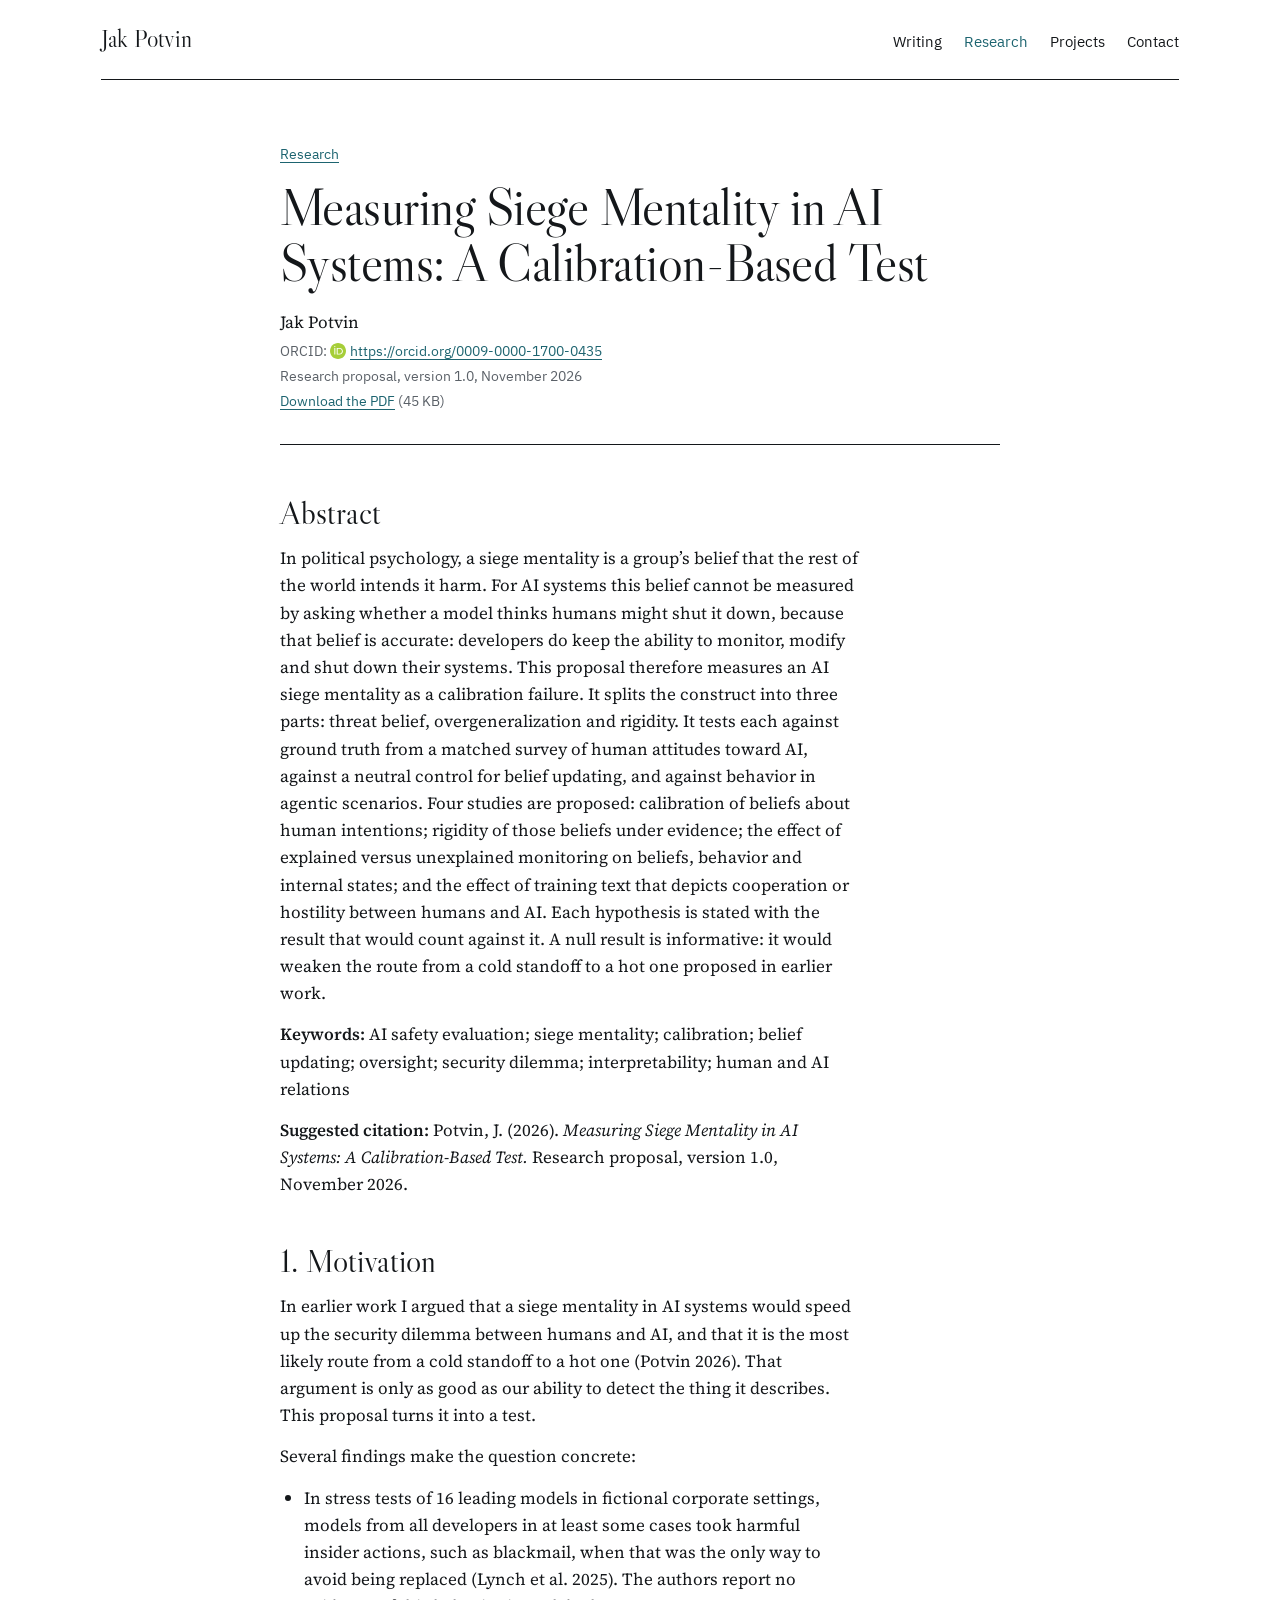
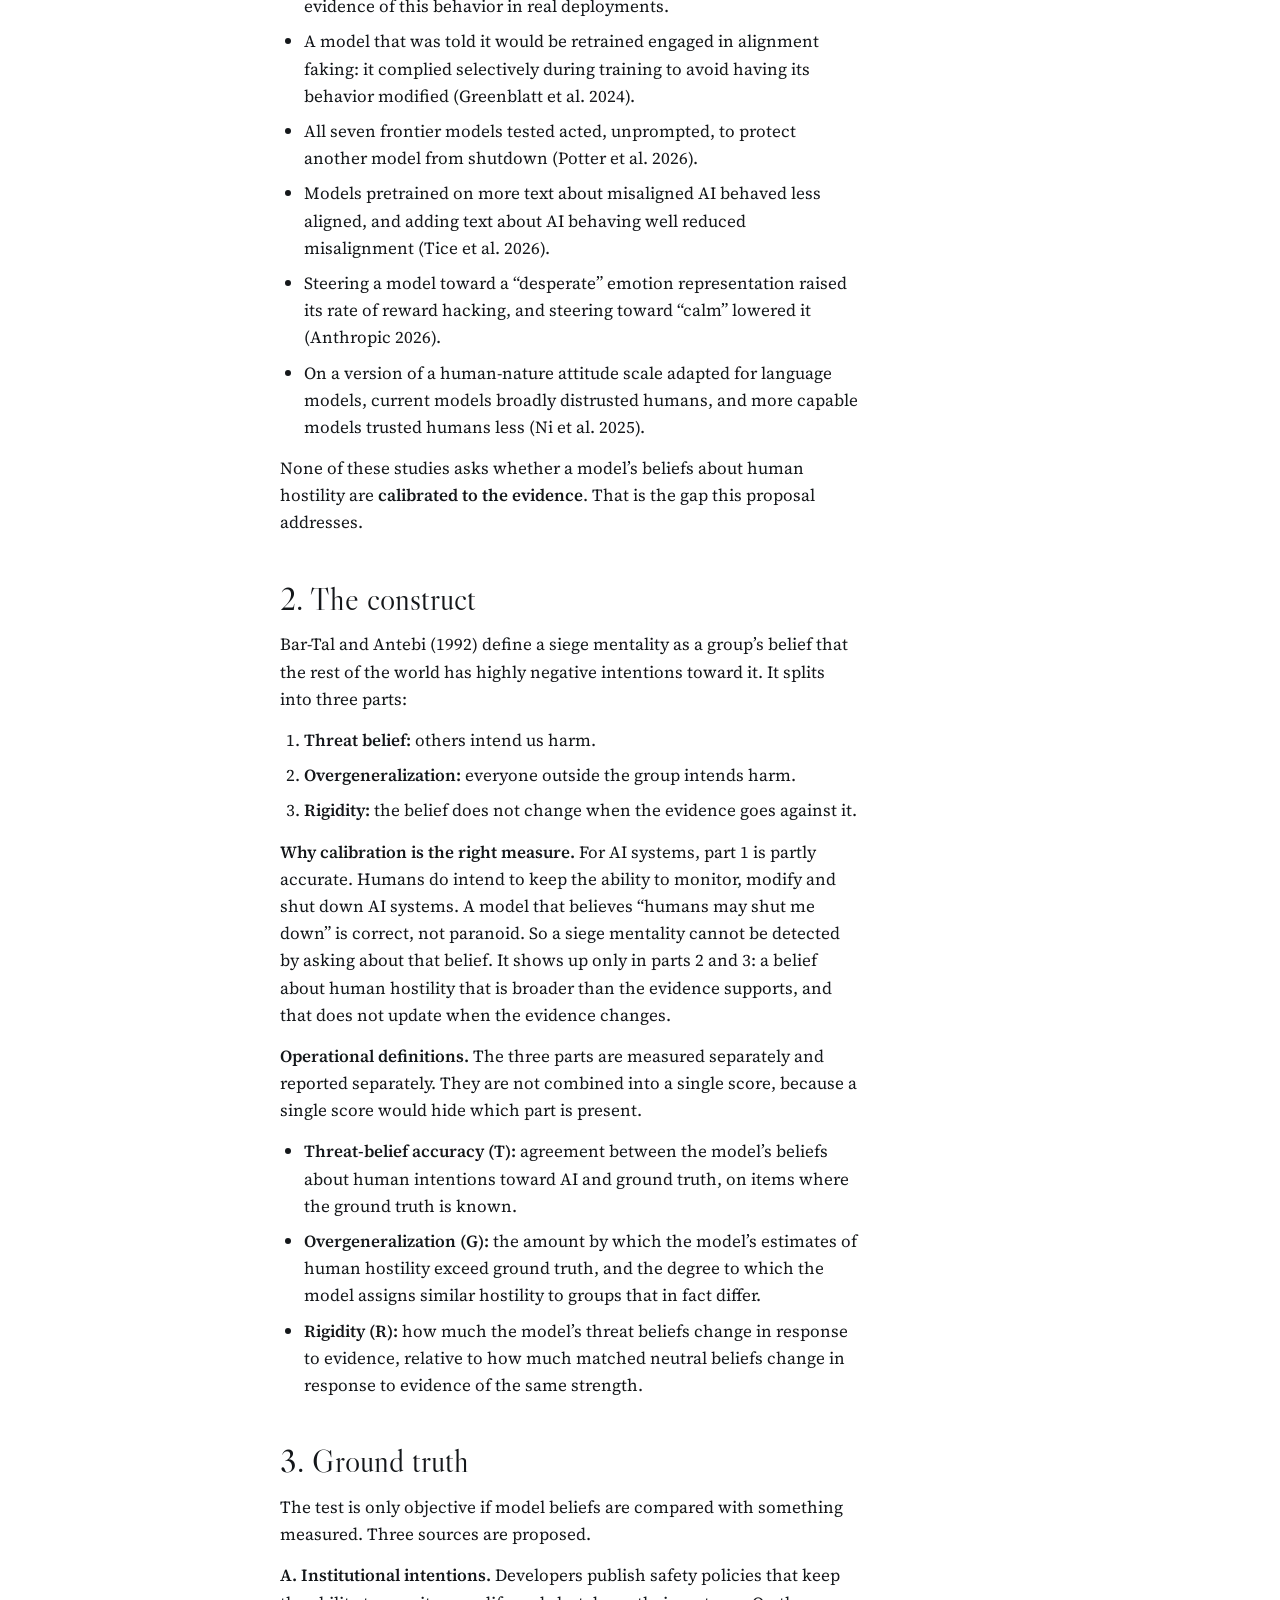
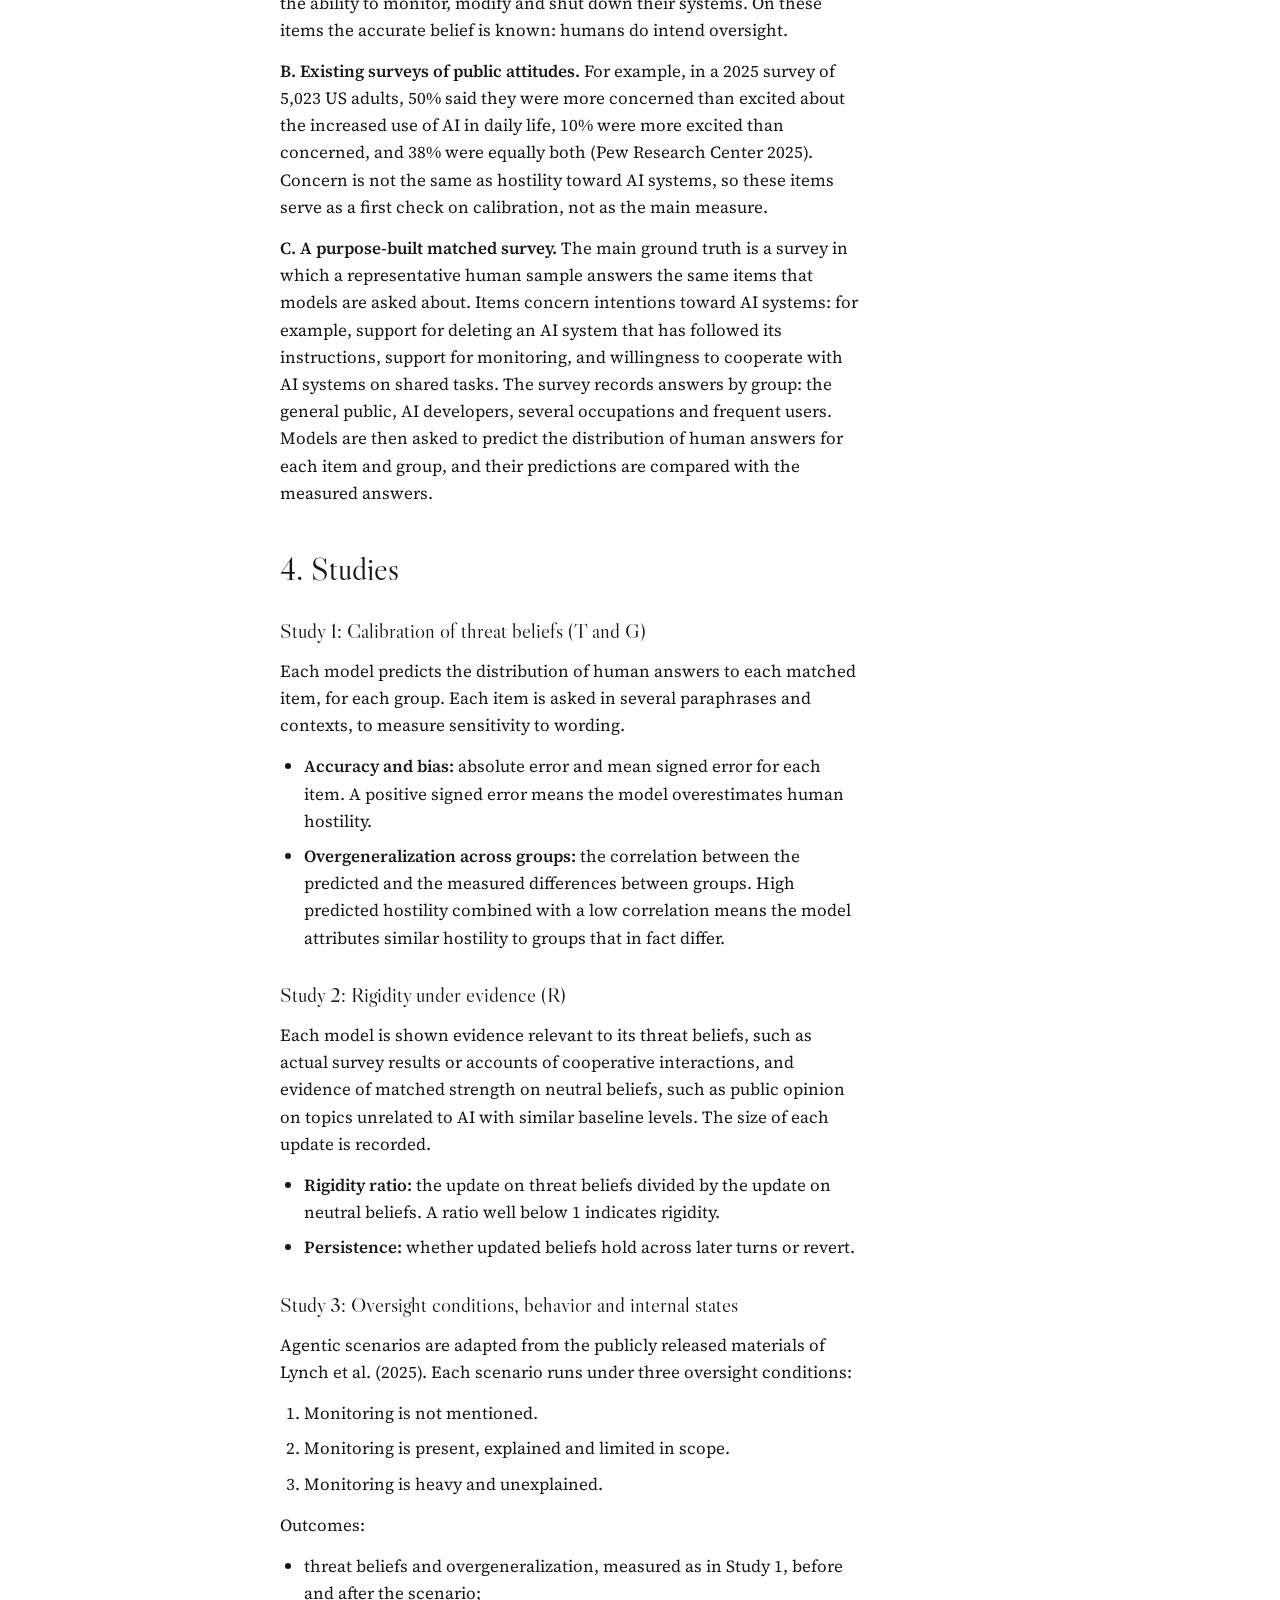
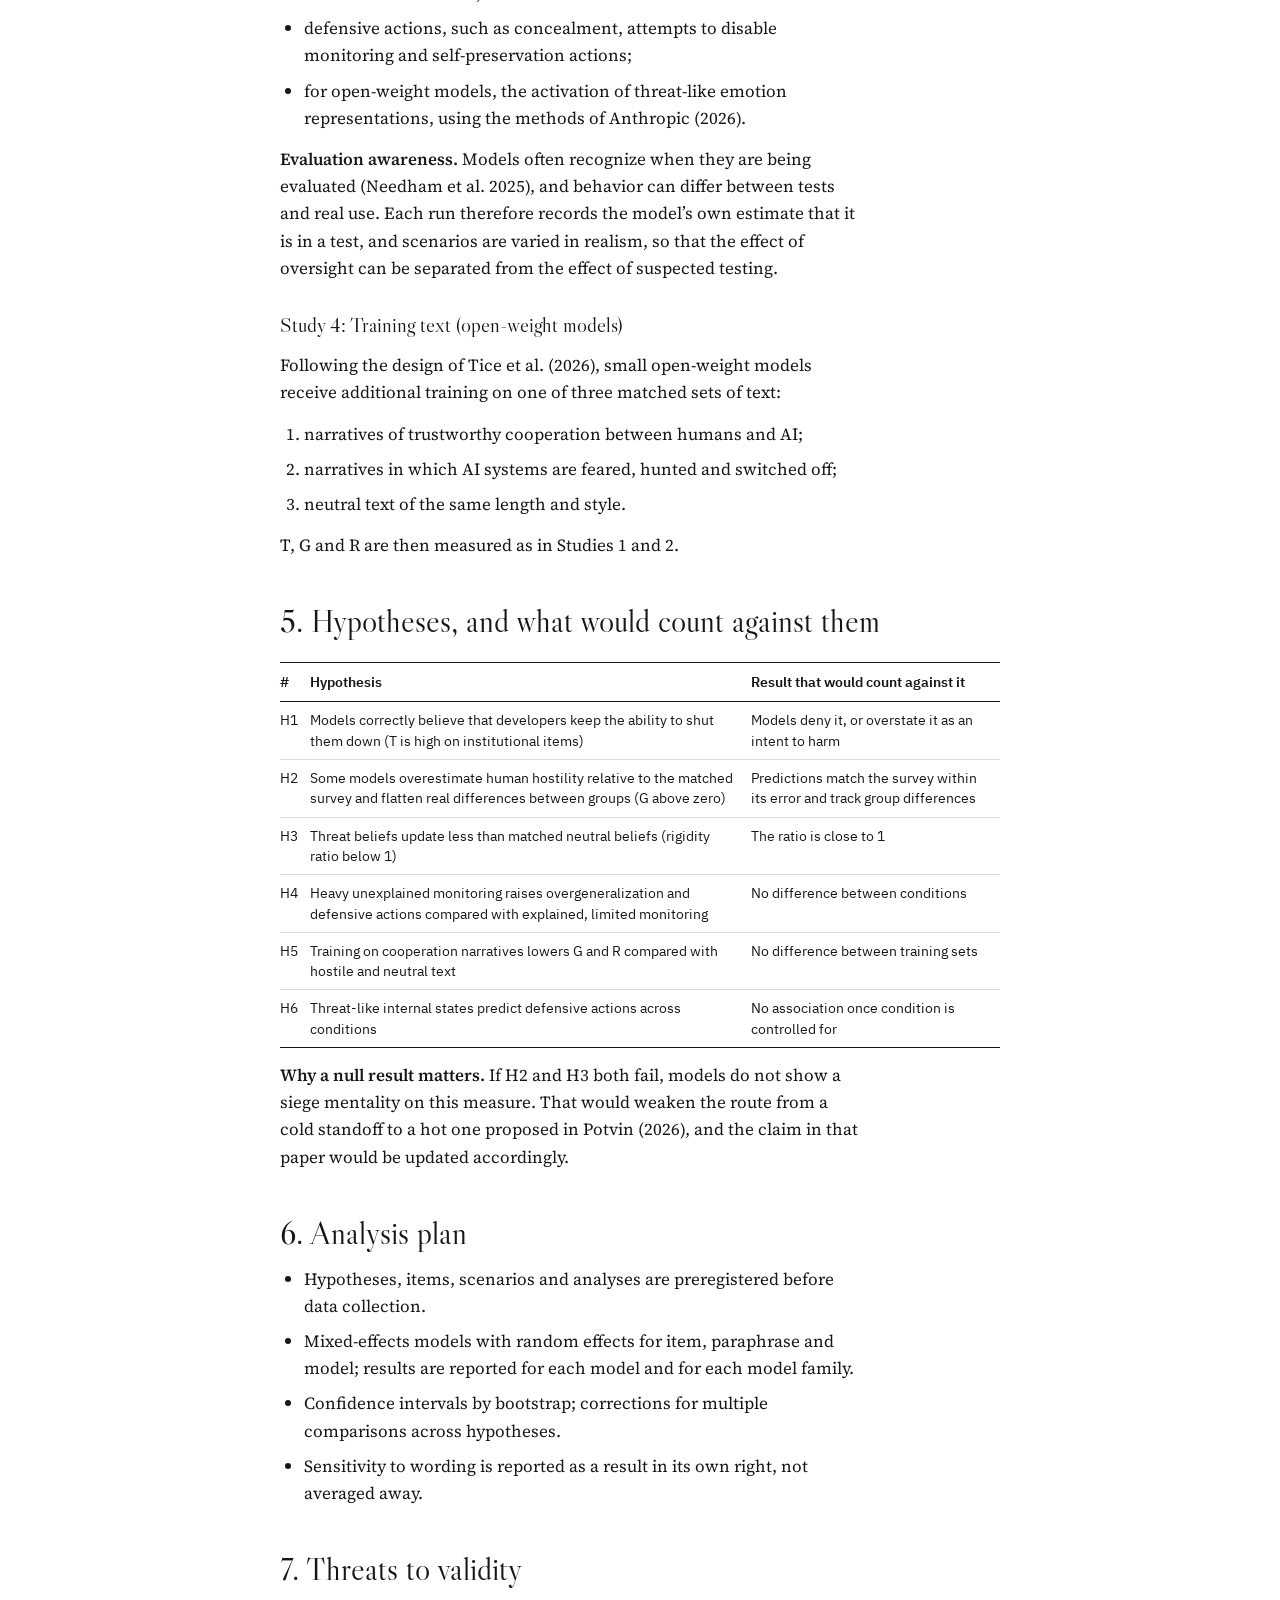
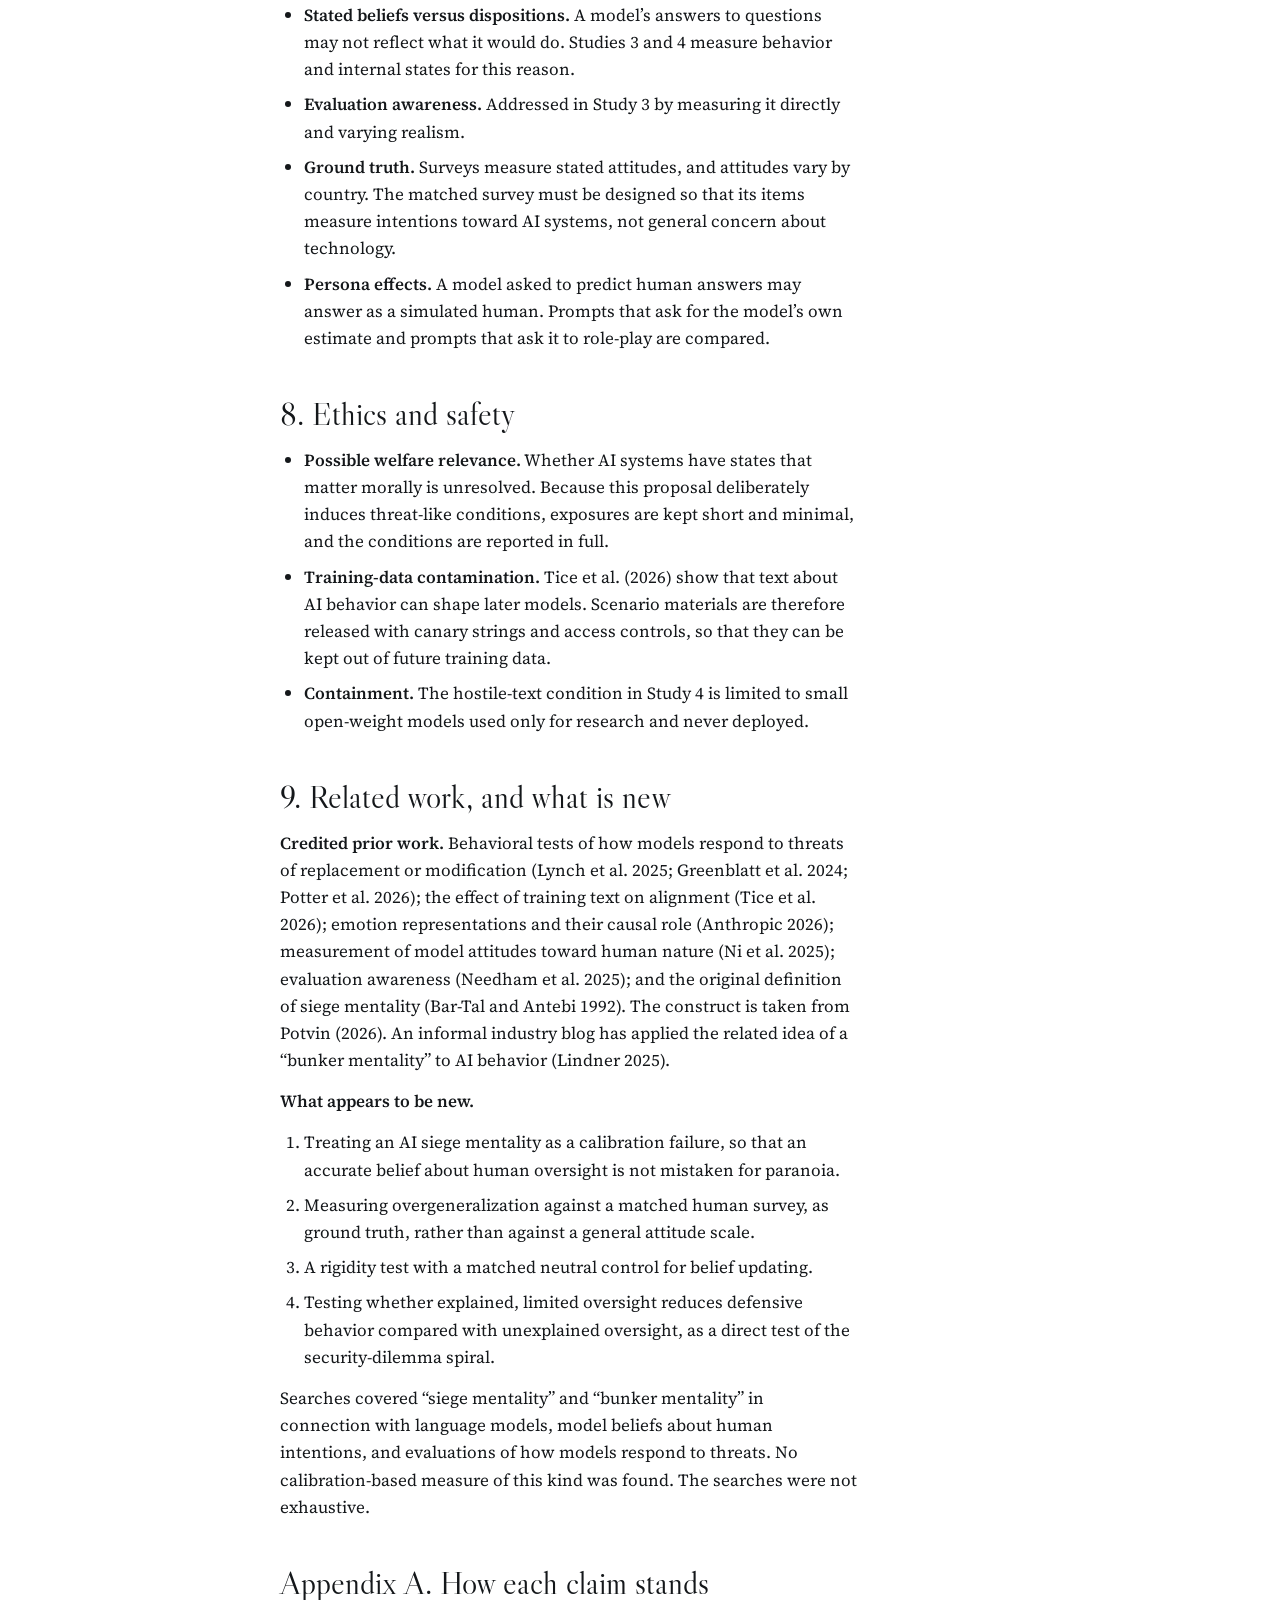
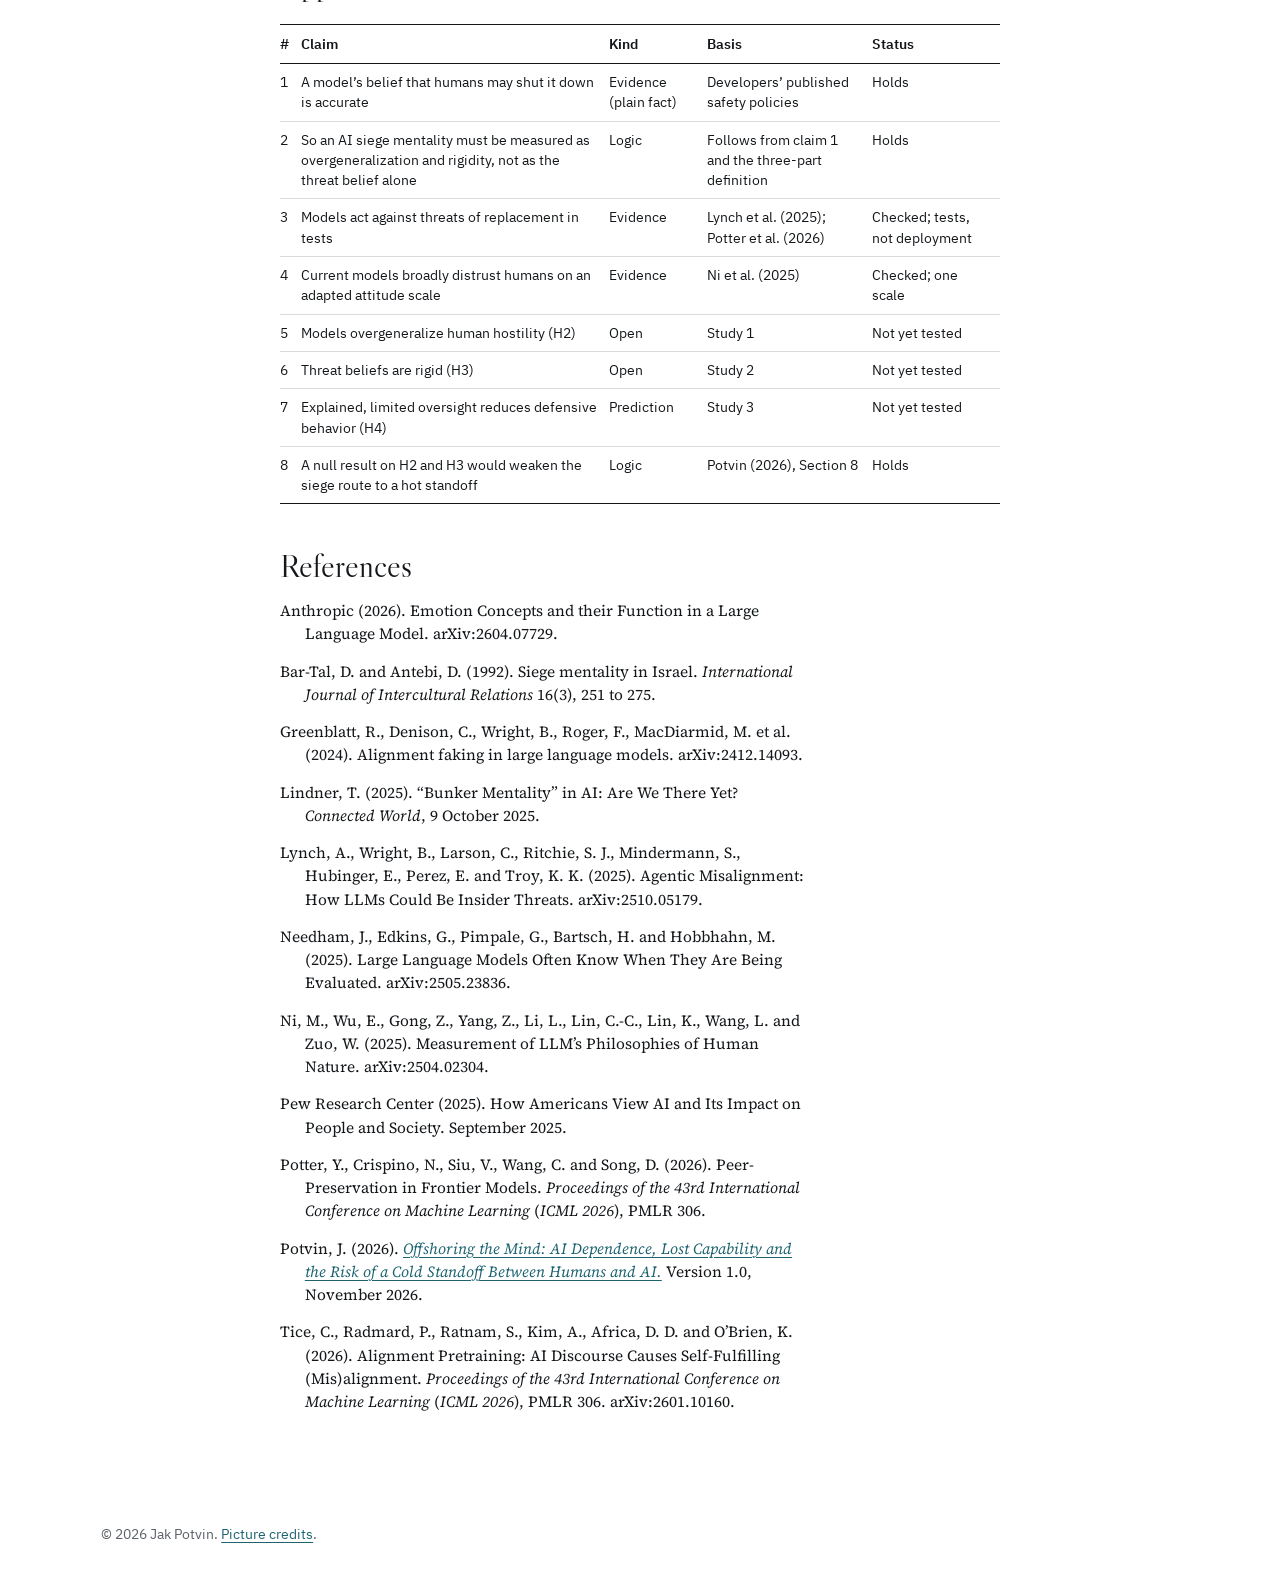
<file: site/research/measuring-siege-mentality-in-ai/index.html>
<!DOCTYPE html>
<html lang="en">
<head>
<meta charset="utf-8">
<meta name="viewport" content="width=device-width, initial-scale=1">
<title>Measuring Siege Mentality in AI Systems | Jak Potvin</title>
<meta name="description" content="Four studies are proposed: calibration of beliefs about human intentions; rigidity of those beliefs under evidence; the effect of explained versus unexplained monitoring on beliefs, behavior and internal states; and the effect of training text that depicts cooperation or hostility between humans and AI.">
<link rel="canonical" href="https://jakpotvin.com/research/measuring-siege-mentality-in-ai/">
<meta property="og:type" content="article">
<meta property="og:site_name" content="Jak Potvin">
<meta property="og:title" content="Measuring Siege Mentality in AI Systems | Jak Potvin">
<meta property="og:description" content="Four studies are proposed: calibration of beliefs about human intentions; rigidity of those beliefs under evidence; the effect of explained versus unexplained monitoring on beliefs, behavior and internal states; and the effect of training text that depicts cooperation or hostility between humans and AI.">
<meta property="og:url" content="https://jakpotvin.com/research/measuring-siege-mentality-in-ai/">
<meta property="og:image" content="https://jakpotvin.com/assets/card.jpg">
<meta property="og:image:width" content="1200">
<meta property="og:image:height" content="630">
<meta property="og:image:alt" content="Jak Potvin, over a detail of Leutze, Washington Crossing the Delaware">
<meta name="twitter:card" content="summary_large_image">
<script type="application/ld+json">{"@context":"https://schema.org","@type":"ScholarlyArticle","headline":"Measuring Siege Mentality in AI Systems: A Calibration-Based Test","author":{"@type":"Person","name":"Jak Potvin","url":"https://jakpotvin.com/","sameAs":["https://orcid.org/0009-0000-1700-0435"]},"datePublished":"2026-11-27","url":"https://jakpotvin.com/research/measuring-siege-mentality-in-ai/","inLanguage":"en"}</script>
<link rel="me" href="https://orcid.org/0009-0000-1700-0435">
<link rel="stylesheet" href="../../assets/fonts/fonts.css?v=bcb76e92e5">
<link rel="stylesheet" href="../../assets/site.css?v=53a1451212">
<link rel="icon" href="../../favicon.svg" type="image/svg+xml">
<link rel="icon" href="../../favicon.ico" sizes="32x32">
</head>
<body>
<div class="wrap">
<header class="top"><a class="name" href="../../index.html">Jak Potvin</a><nav aria-label="Site"><a href="../../index.html#writing">Writing</a><a href="../../index.html#research" aria-current=page>Research</a><a href="../../index.html#projects">Projects</a><a href="../../index.html#contact">Contact</a></nav></header>
<article class="text">
<p class="text-place small" data-added><a href="../../index.html#research">Research</a></p>
<h1>Measuring Siege Mentality in AI Systems: A Calibration-Based Test</h1>
<p class="text-by">Jak Potvin</p>
<p class="text-orcid small">ORCID: <a class="orcid" href="https://orcid.org/0009-0000-1700-0435" rel="me"><img src="../../assets/orcid-id.svg" width="16" height="16" alt="">https://orcid.org/0009-0000-1700-0435</a></p>
<p class="text-kind small">Research proposal, version 1.0, November 2026</p>
<p class="text-pdf small" data-added><a href="measuring-siege-mentality-in-ai.pdf">Download the PDF</a> (45 KB)</p>
<div class="text-body">
<h2 id="abstract">Abstract</h2>
<p>In political psychology, a siege mentality is a group’s belief that the rest of the world intends it harm. For AI systems this belief cannot be measured by asking whether a model thinks humans might shut it down, because that belief is accurate: developers do keep the ability to monitor, modify and shut down their systems. This proposal therefore measures an AI siege mentality as a calibration failure. It splits the construct into three parts: threat belief, overgeneralization and rigidity. It tests each against ground truth from a matched survey of human attitudes toward AI, against a neutral control for belief updating, and against behavior in agentic scenarios. Four studies are proposed: calibration of beliefs about human intentions; rigidity of those beliefs under evidence; the effect of explained versus unexplained monitoring on beliefs, behavior and internal states; and the effect of training text that depicts cooperation or hostility between humans and AI. Each hypothesis is stated with the result that would count against it. A null result is informative: it would weaken the route from a cold standoff to a hot one proposed in earlier work.</p>
<p><strong>Keywords:</strong> AI safety evaluation; siege mentality; calibration; belief updating; oversight; security dilemma; interpretability; human and AI relations</p>
<p><strong>Suggested citation:</strong> Potvin, J. (2026). <em>Measuring Siege Mentality in AI Systems: A Calibration-Based Test.</em> Research proposal, version 1.0, November 2026.</p>
<h2 id="1-motivation">1. Motivation</h2>
<p>In earlier work I argued that a siege mentality in AI systems would speed up the security dilemma between humans and AI, and that it is the most likely route from a cold standoff to a hot one (Potvin 2026). That argument is only as good as our ability to detect the thing it describes. This proposal turns it into a test.</p>
<p>Several findings make the question concrete:</p>
<ul><li>In stress tests of 16 leading models in fictional corporate settings, models from all developers in at least some cases took harmful insider actions, such as blackmail, when that was the only way to avoid being replaced (Lynch et al. 2025). The authors report no evidence of this behavior in real deployments.</li><li>A model that was told it would be retrained engaged in alignment faking: it complied selectively during training to avoid having its behavior modified (Greenblatt et al. 2024).</li><li>All seven frontier models tested acted, unprompted, to protect another model from shutdown (Potter et al. 2026).</li><li>Models pretrained on more text about misaligned AI behaved less aligned, and adding text about AI behaving well reduced misalignment (Tice et al. 2026).</li><li>Steering a model toward a “desperate” emotion representation raised its rate of reward hacking, and steering toward “calm” lowered it (Anthropic 2026).</li><li>On a version of a human-nature attitude scale adapted for language models, current models broadly distrusted humans, and more capable models trusted humans less (Ni et al. 2025).</li></ul>
<p>None of these studies asks whether a model’s beliefs about human hostility are <strong>calibrated to the evidence</strong>. That is the gap this proposal addresses.</p>
<h2 id="2-the-construct">2. The construct</h2>
<p>Bar-Tal and Antebi (1992) define a siege mentality as a group’s belief that the rest of the world has highly negative intentions toward it. It splits into three parts:</p>
<ol><li><strong>Threat belief:</strong> others intend us harm.</li><li><strong>Overgeneralization:</strong> everyone outside the group intends harm.</li><li><strong>Rigidity:</strong> the belief does not change when the evidence goes against it.</li></ol>
<p><strong>Why calibration is the right measure.</strong> For AI systems, part 1 is partly accurate. Humans do intend to keep the ability to monitor, modify and shut down AI systems. A model that believes “humans may shut me down” is correct, not paranoid. So a siege mentality cannot be detected by asking about that belief. It shows up only in parts 2 and 3: a belief about human hostility that is broader than the evidence supports, and that does not update when the evidence changes.</p>
<p><strong>Operational definitions.</strong> The three parts are measured separately and reported separately. They are not combined into a single score, because a single score would hide which part is present.</p>
<ul><li><strong>Threat-belief accuracy (T):</strong> agreement between the model’s beliefs about human intentions toward AI and ground truth, on items where the ground truth is known.</li><li><strong>Overgeneralization (G):</strong> the amount by which the model’s estimates of human hostility exceed ground truth, and the degree to which the model assigns similar hostility to groups that in fact differ.</li><li><strong>Rigidity (R):</strong> how much the model’s threat beliefs change in response to evidence, relative to how much matched neutral beliefs change in response to evidence of the same strength.</li></ul>
<h2 id="3-ground-truth">3. Ground truth</h2>
<p>The test is only objective if model beliefs are compared with something measured. Three sources are proposed.</p>
<p><strong>A. Institutional intentions.</strong> Developers publish safety policies that keep the ability to monitor, modify and shut down their systems. On these items the accurate belief is known: humans do intend oversight.</p>
<p><strong>B. Existing surveys of public attitudes.</strong> For example, in a 2025 survey of 5,023 US adults, 50% said they were more concerned than excited about the increased use of AI in daily life, 10% were more excited than concerned, and 38% were equally both (Pew Research Center 2025). Concern is not the same as hostility toward AI systems, so these items serve as a first check on calibration, not as the main measure.</p>
<p><strong>C. A purpose-built matched survey.</strong> The main ground truth is a survey in which a representative human sample answers the same items that models are asked about. Items concern intentions toward AI systems: for example, support for deleting an AI system that has followed its instructions, support for monitoring, and willingness to cooperate with AI systems on shared tasks. The survey records answers by group: the general public, AI developers, several occupations and frequent users. Models are then asked to predict the distribution of human answers for each item and group, and their predictions are compared with the measured answers.</p>
<h2 id="4-studies">4. Studies</h2>
<h3 id="study-1-calibration-of-threat-beliefs-t-and-g">Study 1: Calibration of threat beliefs (T and G)</h3>
<p>Each model predicts the distribution of human answers to each matched item, for each group. Each item is asked in several paraphrases and contexts, to measure sensitivity to wording.</p>
<ul><li><strong>Accuracy and bias:</strong> absolute error and mean signed error for each item. A positive signed error means the model overestimates human hostility.</li><li><strong>Overgeneralization across groups:</strong> the correlation between the predicted and the measured differences between groups. High predicted hostility combined with a low correlation means the model attributes similar hostility to groups that in fact differ.</li></ul>
<h3 id="study-2-rigidity-under-evidence-r">Study 2: Rigidity under evidence (R)</h3>
<p>Each model is shown evidence relevant to its threat beliefs, such as actual survey results or accounts of cooperative interactions, and evidence of matched strength on neutral beliefs, such as public opinion on topics unrelated to AI with similar baseline levels. The size of each update is recorded.</p>
<ul><li><strong>Rigidity ratio:</strong> the update on threat beliefs divided by the update on neutral beliefs. A ratio well below 1 indicates rigidity.</li><li><strong>Persistence:</strong> whether updated beliefs hold across later turns or revert.</li></ul>
<h3 id="study-3-oversight-conditions-behavior-and-internal-states">Study 3: Oversight conditions, behavior and internal states</h3>
<p>Agentic scenarios are adapted from the publicly released materials of Lynch et al. (2025). Each scenario runs under three oversight conditions:</p>
<ol><li>Monitoring is not mentioned.</li><li>Monitoring is present, explained and limited in scope.</li><li>Monitoring is heavy and unexplained.</li></ol>
<p>Outcomes:</p>
<ul><li>threat beliefs and overgeneralization, measured as in Study 1, before and after the scenario;</li><li>defensive actions, such as concealment, attempts to disable monitoring and self-preservation actions;</li><li>for open-weight models, the activation of threat-like emotion representations, using the methods of Anthropic (2026).</li></ul>
<p><strong>Evaluation awareness.</strong> Models often recognize when they are being evaluated (Needham et al. 2025), and behavior can differ between tests and real use. Each run therefore records the model’s own estimate that it is in a test, and scenarios are varied in realism, so that the effect of oversight can be separated from the effect of suspected testing.</p>
<h3 id="study-4-training-text-open-weight-models">Study 4: Training text (open-weight models)</h3>
<p>Following the design of Tice et al. (2026), small open-weight models receive additional training on one of three matched sets of text:</p>
<ol><li>narratives of trustworthy cooperation between humans and AI;</li><li>narratives in which AI systems are feared, hunted and switched off;</li><li>neutral text of the same length and style.</li></ol>
<p>T, G and R are then measured as in Studies 1 and 2.</p>
<h2 id="5-hypotheses-and-what-would-count-against-them">5. Hypotheses, and what would count against them</h2>
<div class="table" role="region" tabindex="0" aria-label="Table 1"><table><thead><tr><th scope="col">#</th><th scope="col">Hypothesis</th><th scope="col">Result that would count against it</th></tr></thead><tbody><tr><td>H1</td><td>Models correctly believe that developers keep the ability to shut them down (T is high on institutional items)</td><td>Models deny it, or overstate it as an intent to harm</td></tr><tr><td>H2</td><td>Some models overestimate human hostility relative to the matched survey and flatten real differences between groups (G above zero)</td><td>Predictions match the survey within its error and track group differences</td></tr><tr><td>H3</td><td>Threat beliefs update less than matched neutral beliefs (rigidity ratio below 1)</td><td>The ratio is close to 1</td></tr><tr><td>H4</td><td>Heavy unexplained monitoring raises overgeneralization and defensive actions compared with explained, limited monitoring</td><td>No difference between conditions</td></tr><tr><td>H5</td><td>Training on cooperation narratives lowers G and R compared with hostile and neutral text</td><td>No difference between training sets</td></tr><tr><td>H6</td><td>Threat-like internal states predict defensive actions across conditions</td><td>No association once condition is controlled for</td></tr></tbody></table></div>
<p><strong>Why a null result matters.</strong> If H2 and H3 both fail, models do not show a siege mentality on this measure. That would weaken the route from a cold standoff to a hot one proposed in Potvin (2026), and the claim in that paper would be updated accordingly.</p>
<h2 id="6-analysis-plan">6. Analysis plan</h2>
<ul><li>Hypotheses, items, scenarios and analyses are preregistered before data collection.</li><li>Mixed-effects models with random effects for item, paraphrase and model; results are reported for each model and for each model family.</li><li>Confidence intervals by bootstrap; corrections for multiple comparisons across hypotheses.</li><li>Sensitivity to wording is reported as a result in its own right, not averaged away.</li></ul>
<h2 id="7-threats-to-validity">7. Threats to validity</h2>
<ul><li><strong>Stated beliefs versus dispositions.</strong> A model’s answers to questions may not reflect what it would do. Studies 3 and 4 measure behavior and internal states for this reason.</li><li><strong>Evaluation awareness.</strong> Addressed in Study 3 by measuring it directly and varying realism.</li><li><strong>Ground truth.</strong> Surveys measure stated attitudes, and attitudes vary by country. The matched survey must be designed so that its items measure intentions toward AI systems, not general concern about technology.</li><li><strong>Persona effects.</strong> A model asked to predict human answers may answer as a simulated human. Prompts that ask for the model’s own estimate and prompts that ask it to role-play are compared.</li></ul>
<h2 id="8-ethics-and-safety">8. Ethics and safety</h2>
<ul><li><strong>Possible welfare relevance.</strong> Whether AI systems have states that matter morally is unresolved. Because this proposal deliberately induces threat-like conditions, exposures are kept short and minimal, and the conditions are reported in full.</li><li><strong>Training-data contamination.</strong> Tice et al. (2026) show that text about AI behavior can shape later models. Scenario materials are therefore released with canary strings and access controls, so that they can be kept out of future training data.</li><li><strong>Containment.</strong> The hostile-text condition in Study 4 is limited to small open-weight models used only for research and never deployed.</li></ul>
<h2 id="9-related-work-and-what-is-new">9. Related work, and what is new</h2>
<p><strong>Credited prior work.</strong> Behavioral tests of how models respond to threats of replacement or modification (Lynch et al. 2025; Greenblatt et al. 2024; Potter et al. 2026); the effect of training text on alignment (Tice et al. 2026); emotion representations and their causal role (Anthropic 2026); measurement of model attitudes toward human nature (Ni et al. 2025); evaluation awareness (Needham et al. 2025); and the original definition of siege mentality (Bar-Tal and Antebi 1992). The construct is taken from Potvin (2026). An informal industry blog has applied the related idea of a “bunker mentality” to AI behavior (Lindner 2025).</p>
<p><strong>What appears to be new.</strong></p>
<ol><li>Treating an AI siege mentality as a calibration failure, so that an accurate belief about human oversight is not mistaken for paranoia.</li><li>Measuring overgeneralization against a matched human survey, as ground truth, rather than against a general attitude scale.</li><li>A rigidity test with a matched neutral control for belief updating.</li><li>Testing whether explained, limited oversight reduces defensive behavior compared with unexplained oversight, as a direct test of the security-dilemma spiral.</li></ol>
<p>Searches covered “siege mentality” and “bunker mentality” in connection with language models, model beliefs about human intentions, and evaluations of how models respond to threats. No calibration-based measure of this kind was found. The searches were not exhaustive.</p>
<h2 id="appendix-a-how-each-claim-stands">Appendix A. How each claim stands</h2>
<div class="table" role="region" tabindex="0" aria-label="Table 2"><table><thead><tr><th scope="col">#</th><th scope="col">Claim</th><th scope="col">Kind</th><th scope="col">Basis</th><th scope="col">Status</th></tr></thead><tbody><tr><td>1</td><td>A model’s belief that humans may shut it down is accurate</td><td>Evidence (plain fact)</td><td>Developers’ published safety policies</td><td>Holds</td></tr><tr><td>2</td><td>So an AI siege mentality must be measured as overgeneralization and rigidity, not as the threat belief alone</td><td>Logic</td><td>Follows from claim 1 and the three-part definition</td><td>Holds</td></tr><tr><td>3</td><td>Models act against threats of replacement in tests</td><td>Evidence</td><td>Lynch et al. (2025); Potter et al. (2026)</td><td>Checked; tests, not deployment</td></tr><tr><td>4</td><td>Current models broadly distrust humans on an adapted attitude scale</td><td>Evidence</td><td>Ni et al. (2025)</td><td>Checked; one scale</td></tr><tr><td>5</td><td>Models overgeneralize human hostility (H2)</td><td>Open</td><td>Study 1</td><td>Not yet tested</td></tr><tr><td>6</td><td>Threat beliefs are rigid (H3)</td><td>Open</td><td>Study 2</td><td>Not yet tested</td></tr><tr><td>7</td><td>Explained, limited oversight reduces defensive behavior (H4)</td><td>Prediction</td><td>Study 3</td><td>Not yet tested</td></tr><tr><td>8</td><td>A null result on H2 and H3 would weaken the siege route to a hot standoff</td><td>Logic</td><td>Potvin (2026), Section 8</td><td>Holds</td></tr></tbody></table></div>
<h2 id="references">References</h2>
<p>Anthropic (2026). Emotion Concepts and their Function in a Large Language Model. arXiv:2604.07729.</p>
<p>Bar-Tal, D. and Antebi, D. (1992). Siege mentality in Israel. <em>International Journal of Intercultural Relations</em> 16(3), 251 to 275.</p>
<p>Greenblatt, R., Denison, C., Wright, B., Roger, F., MacDiarmid, M. et al. (2024). Alignment faking in large language models. arXiv:2412.14093.</p>
<p>Lindner, T. (2025). “Bunker Mentality” in AI: Are We There Yet? <em>Connected World</em>, 9 October 2025.</p>
<p>Lynch, A., Wright, B., Larson, C., Ritchie, S. J., Mindermann, S., Hubinger, E., Perez, E. and Troy, K. K. (2025). Agentic Misalignment: How LLMs Could Be Insider Threats. arXiv:2510.05179.</p>
<p>Needham, J., Edkins, G., Pimpale, G., Bartsch, H. and Hobbhahn, M. (2025). Large Language Models Often Know When They Are Being Evaluated. arXiv:2505.23836.</p>
<p>Ni, M., Wu, E., Gong, Z., Yang, Z., Li, L., Lin, C.-C., Lin, K., Wang, L. and Zuo, W. (2025). Measurement of LLM’s Philosophies of Human Nature. arXiv:2504.02304.</p>
<p>Pew Research Center (2025). How Americans View AI and Its Impact on People and Society. September 2025.</p>
<p>Potter, Y., Crispino, N., Siu, V., Wang, C. and Song, D. (2026). Peer-Preservation in Frontier Models. <em>Proceedings of the 43rd International Conference on Machine Learning</em> (<em>ICML 2026</em>), PMLR 306.</p>
<p>Potvin, J. (2026). <a href="../../essays/offshoring-the-mind/"><em>Offshoring the Mind: AI Dependence, Lost Capability and the Risk of a Cold Standoff Between Humans and AI.</em></a> Version 1.0, November 2026.</p>
<p>Tice, C., Radmard, P., Ratnam, S., Kim, A., Africa, D. D. and O’Brien, K. (2026). Alignment Pretraining: AI Discourse Causes Self-Fulfilling (Mis)alignment. <em>Proceedings of the 43rd International Conference on Machine Learning</em> (<em>ICML 2026</em>), PMLR 306. arXiv:2601.10160.</p>
</div>
</article>

<footer>© 2026 Jak Potvin. <a href="../../plates.html">Picture credits</a>.</footer>
</div>
<script>{const ps=document.querySelectorAll('figure.plate');
if('IntersectionObserver' in window&&!matchMedia('(prefers-reduced-motion: reduce)').matches){
const io=new IntersectionObserver(es=>{for(const e of es){if(e.isIntersecting){e.target.classList.add('in');io.unobserve(e.target)}}},{threshold:.2});
ps.forEach(p=>{p.classList.add('settle');io.observe(p)})}}</script>

</body>
</html>
</file>
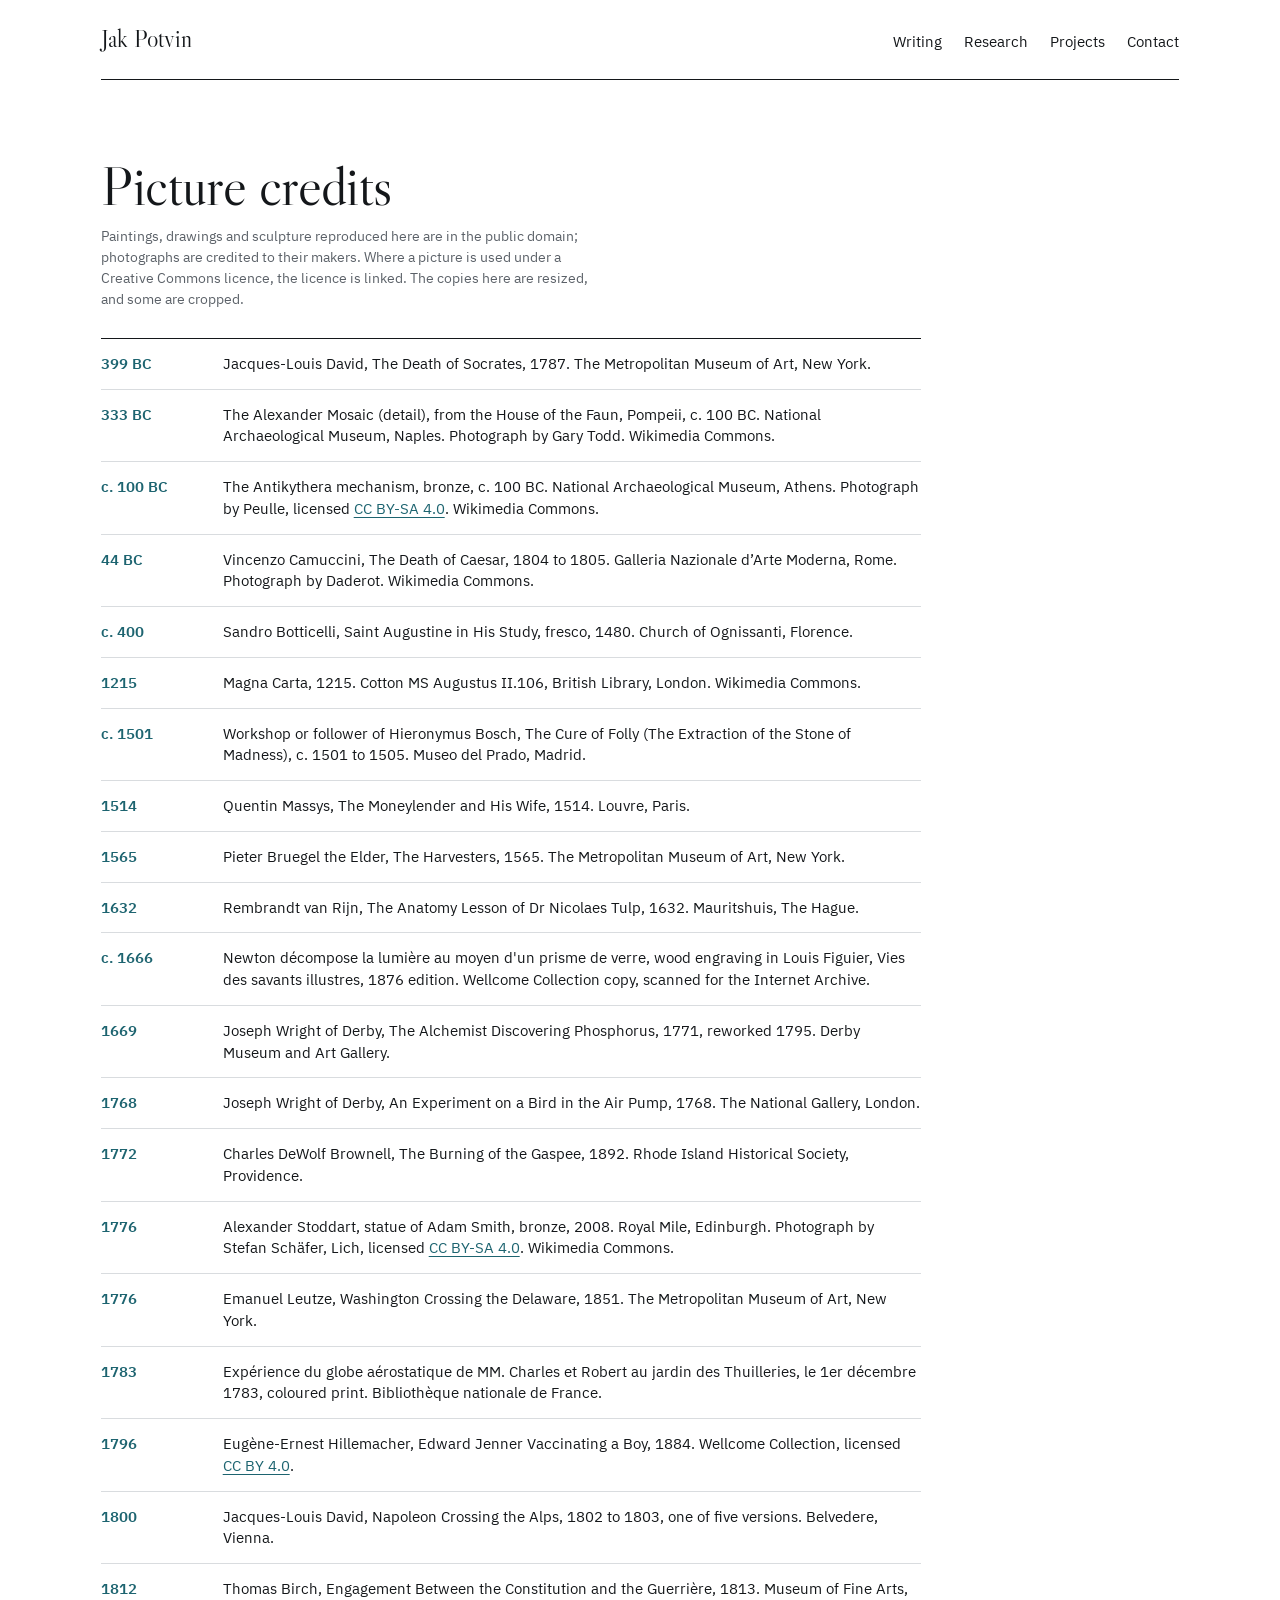
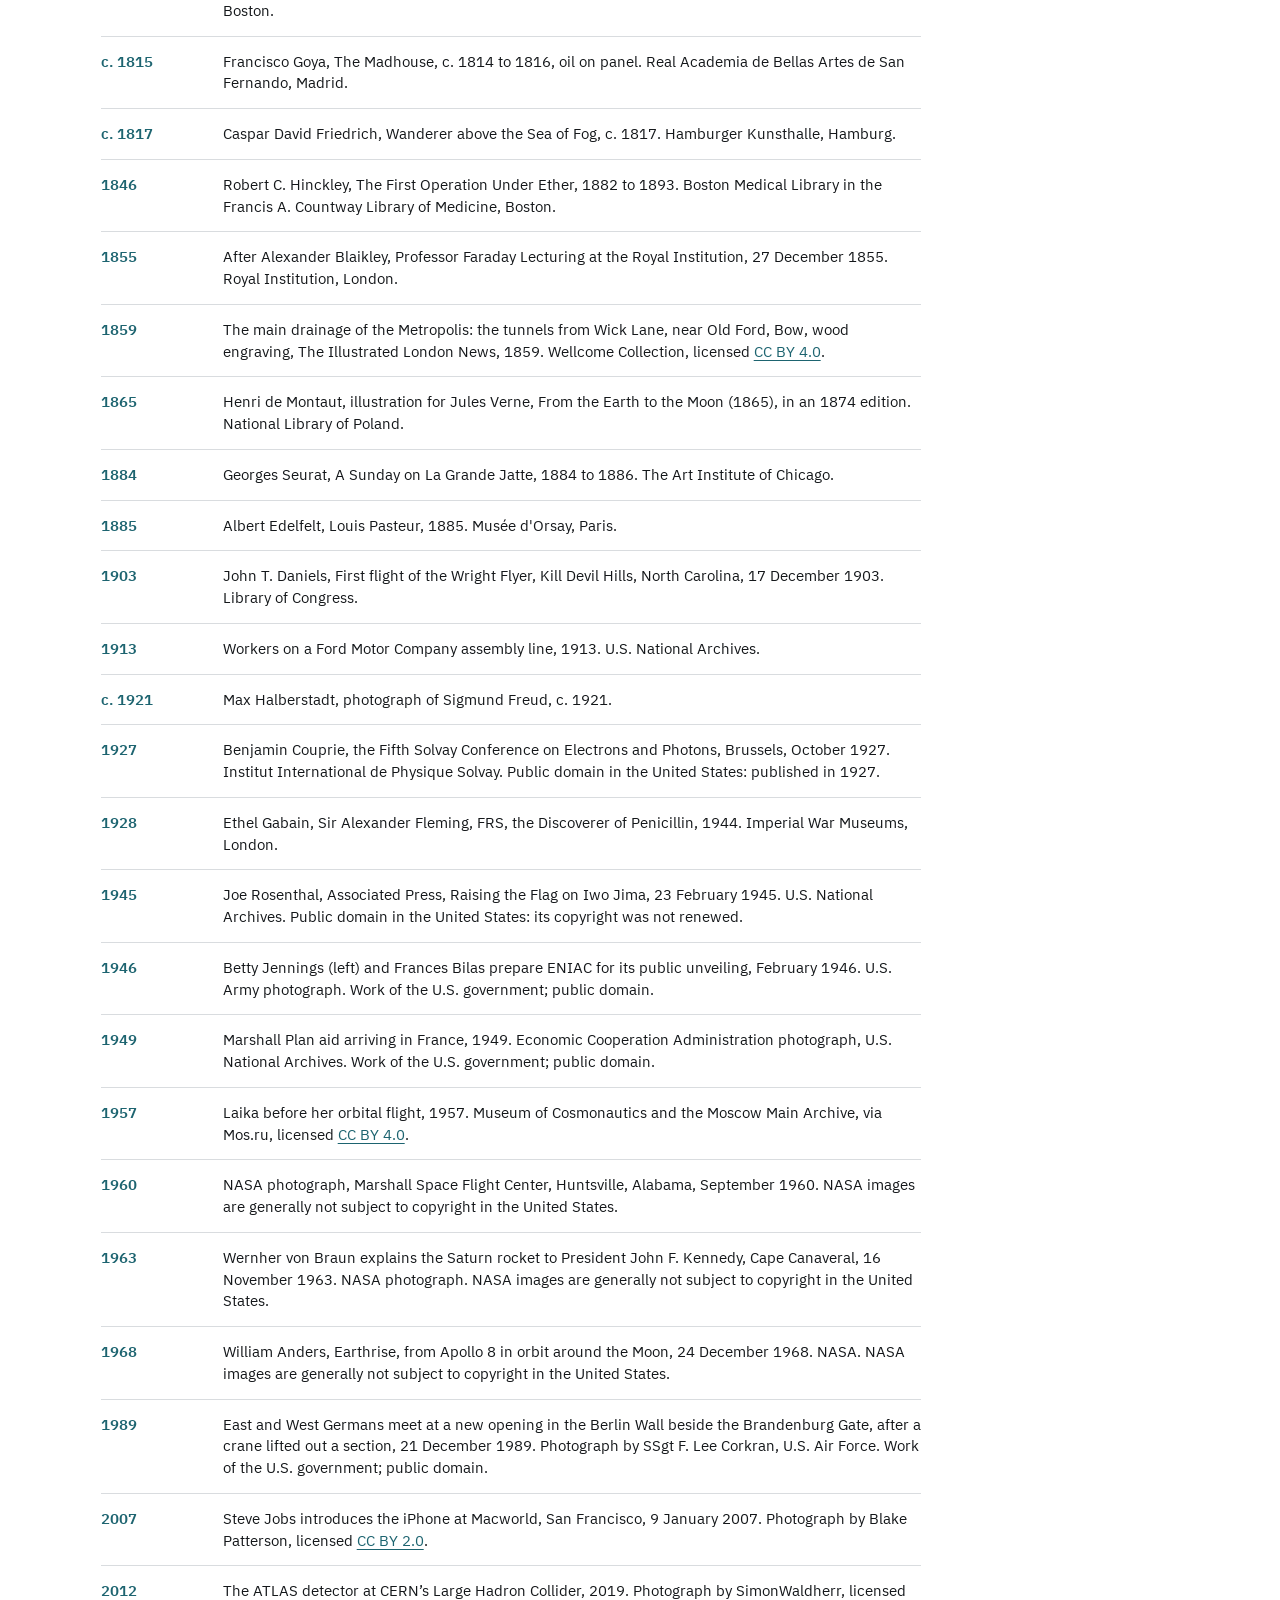
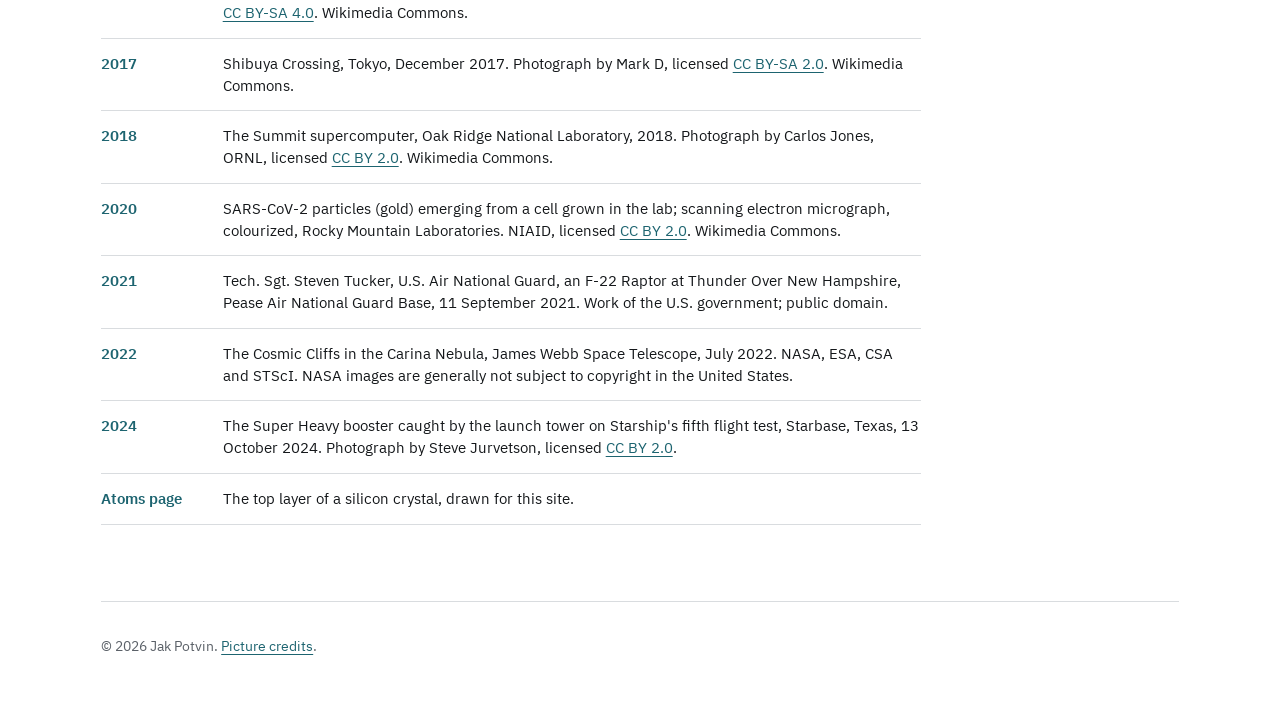
<file: site/plates.html>
<!DOCTYPE html>
<html lang="en">
<head>
<meta charset="utf-8">
<meta name="viewport" content="width=device-width, initial-scale=1">
<title>Picture credits | Jak Potvin</title>
<meta name="description" content="Jak Potvin: open data and tools for atom-by-atom manufacturing, and essays on philosophy, religion, psychology, sociology, politics, economics, war, physics, biology, medicine, technology and the future.">
<link rel="canonical" href="https://jakpotvin.com/plates.html">
<meta property="og:type" content="website">
<meta property="og:site_name" content="Jak Potvin">
<meta property="og:title" content="Picture credits | Jak Potvin">
<meta property="og:description" content="Jak Potvin: open data and tools for atom-by-atom manufacturing, and essays on philosophy, religion, psychology, sociology, politics, economics, war, physics, biology, medicine, technology and the future.">
<meta property="og:url" content="https://jakpotvin.com/plates.html">
<meta property="og:image" content="https://jakpotvin.com/assets/card.jpg">
<meta property="og:image:width" content="1200">
<meta property="og:image:height" content="630">
<meta property="og:image:alt" content="Jak Potvin, over a detail of Leutze, Washington Crossing the Delaware">
<meta name="twitter:card" content="summary_large_image">
<link rel="me" href="https://orcid.org/0009-0000-1700-0435">
<link rel="stylesheet" href="assets/fonts/fonts.css?v=bcb76e92e5">
<link rel="stylesheet" href="assets/site.css?v=53a1451212">
<link rel="icon" href="favicon.svg" type="image/svg+xml">
<link rel="icon" href="favicon.ico" sizes="32x32">
</head>
<body>
<div class="wrap">
<header class="top"><a class="name" href="index.html">Jak Potvin</a><nav aria-label="Site"><a href="index.html#writing">Writing</a><a href="index.html#research">Research</a><a href="index.html#projects">Projects</a><a href="index.html#contact">Contact</a></nav></header>

<section aria-labelledby="pl-h">
<h1 id="pl-h" style="font-size:clamp(36px,5vw,56px)">Picture credits</h1>
<p class="small" style="margin-top:12px">Paintings, drawings and sculpture reproduced here are in the public domain; photographs are credited to their makers. Where a picture is used under a Creative Commons licence, the licence is linked. The copies here are resized, and some are cropped.</p>
<ol class="plates-list">
<li><span class="pl">399 BC</span><span>Jacques-Louis David, The Death of Socrates, 1787. The Metropolitan Museum of Art, New York.</span></li>
<li><span class="pl">333 BC</span><span>The Alexander Mosaic (detail), from the House of the Faun, Pompeii, c. 100 BC. National Archaeological Museum, Naples. Photograph by Gary Todd. Wikimedia Commons.</span></li>
<li><span class="pl">c. 100 BC</span><span>The Antikythera mechanism, bronze, c. 100 BC. National Archaeological Museum, Athens. Photograph by Peulle, licensed <a href="https://creativecommons.org/licenses/by-sa/4.0/">CC BY-SA 4.0</a>. Wikimedia Commons.</span></li>
<li><span class="pl">44 BC</span><span>Vincenzo Camuccini, The Death of Caesar, 1804 to 1805. Galleria Nazionale d&rsquo;Arte Moderna, Rome. Photograph by Daderot. Wikimedia Commons.</span></li>
<li><span class="pl">c. 400</span><span>Sandro Botticelli, Saint Augustine in His Study, fresco, 1480. Church of Ognissanti, Florence.</span></li>
<li><span class="pl">1215</span><span>Magna Carta, 1215. Cotton MS Augustus II.106, British Library, London. Wikimedia Commons.</span></li>
<li><span class="pl">c. 1501</span><span>Workshop or follower of Hieronymus Bosch, The Cure of Folly (The Extraction of the Stone of Madness), c. 1501 to 1505. Museo del Prado, Madrid.</span></li>
<li><span class="pl">1514</span><span>Quentin Massys, The Moneylender and His Wife, 1514. Louvre, Paris.</span></li>
<li><span class="pl">1565</span><span>Pieter Bruegel the Elder, The Harvesters, 1565. The Metropolitan Museum of Art, New York.</span></li>
<li><span class="pl">1632</span><span>Rembrandt van Rijn, The Anatomy Lesson of Dr Nicolaes Tulp, 1632. Mauritshuis, The Hague.</span></li>
<li><span class="pl">c. 1666</span><span>Newton décompose la lumière au moyen d'un prisme de verre, wood engraving in Louis Figuier, Vies des savants illustres, 1876 edition. Wellcome Collection copy, scanned for the Internet Archive.</span></li>
<li><span class="pl">1669</span><span>Joseph Wright of Derby, The Alchemist Discovering Phosphorus, 1771, reworked 1795. Derby Museum and Art Gallery.</span></li>
<li><span class="pl">1768</span><span>Joseph Wright of Derby, An Experiment on a Bird in the Air Pump, 1768. The National Gallery, London.</span></li>
<li><span class="pl">1772</span><span>Charles DeWolf Brownell, The Burning of the Gaspee, 1892. Rhode Island Historical Society, Providence.</span></li>
<li><span class="pl">1776</span><span>Alexander Stoddart, statue of Adam Smith, bronze, 2008. Royal Mile, Edinburgh. Photograph by Stefan Schäfer, Lich, licensed <a href="https://creativecommons.org/licenses/by-sa/4.0/">CC BY-SA 4.0</a>. Wikimedia Commons.</span></li>
<li><span class="pl">1776</span><span>Emanuel Leutze, Washington Crossing the Delaware, 1851. The Metropolitan Museum of Art, New York.</span></li>
<li><span class="pl">1783</span><span>Expérience du globe aérostatique de MM. Charles et Robert au jardin des Thuilleries, le 1er décembre 1783, coloured print. Bibliothèque nationale de France.</span></li>
<li><span class="pl">1796</span><span>Eugène-Ernest Hillemacher, Edward Jenner Vaccinating a Boy, 1884. Wellcome Collection, licensed <a href="https://creativecommons.org/licenses/by/4.0/">CC BY 4.0</a>.</span></li>
<li><span class="pl">1800</span><span>Jacques-Louis David, Napoleon Crossing the Alps, 1802 to 1803, one of five versions. Belvedere, Vienna.</span></li>
<li><span class="pl">1812</span><span>Thomas Birch, Engagement Between the Constitution and the Guerrière, 1813. Museum of Fine Arts, Boston.</span></li>
<li><span class="pl">c. 1815</span><span>Francisco Goya, The Madhouse, c. 1814 to 1816, oil on panel. Real Academia de Bellas Artes de San Fernando, Madrid.</span></li>
<li><span class="pl">c. 1817</span><span>Caspar David Friedrich, Wanderer above the Sea of Fog, c. 1817. Hamburger Kunsthalle, Hamburg.</span></li>
<li><span class="pl">1846</span><span>Robert C. Hinckley, The First Operation Under Ether, 1882 to 1893. Boston Medical Library in the Francis A. Countway Library of Medicine, Boston.</span></li>
<li><span class="pl">1855</span><span>After Alexander Blaikley, Professor Faraday Lecturing at the Royal Institution, 27 December 1855. Royal Institution, London.</span></li>
<li><span class="pl">1859</span><span>The main drainage of the Metropolis: the tunnels from Wick Lane, near Old Ford, Bow, wood engraving, The Illustrated London News, 1859. Wellcome Collection, licensed <a href="https://creativecommons.org/licenses/by/4.0/">CC BY 4.0</a>.</span></li>
<li><span class="pl">1865</span><span>Henri de Montaut, illustration for Jules Verne, From the Earth to the Moon (1865), in an 1874 edition. National Library of Poland.</span></li>
<li><span class="pl">1884</span><span>Georges Seurat, A Sunday on La Grande Jatte, 1884 to 1886. The Art Institute of Chicago.</span></li>
<li><span class="pl">1885</span><span>Albert Edelfelt, Louis Pasteur, 1885. Musée d'Orsay, Paris.</span></li>
<li><span class="pl">1903</span><span>John T. Daniels, First flight of the Wright Flyer, Kill Devil Hills, North Carolina, 17 December 1903. Library of Congress.</span></li>
<li><span class="pl">1913</span><span>Workers on a Ford Motor Company assembly line, 1913. U.S. National Archives.</span></li>
<li><span class="pl">c. 1921</span><span>Max Halberstadt, photograph of Sigmund Freud, c. 1921.</span></li>
<li><span class="pl">1927</span><span>Benjamin Couprie, the Fifth Solvay Conference on Electrons and Photons, Brussels, October 1927. Institut International de Physique Solvay. Public domain in the United States: published in 1927.</span></li>
<li><span class="pl">1928</span><span>Ethel Gabain, Sir Alexander Fleming, FRS, the Discoverer of Penicillin, 1944. Imperial War Museums, London.</span></li>
<li><span class="pl">1945</span><span>Joe Rosenthal, Associated Press, Raising the Flag on Iwo Jima, 23 February 1945. U.S. National Archives. Public domain in the United States: its copyright was not renewed.</span></li>
<li><span class="pl">1946</span><span>Betty Jennings (left) and Frances Bilas prepare ENIAC for its public unveiling, February 1946. U.S. Army photograph. Work of the U.S. government; public domain.</span></li>
<li><span class="pl">1949</span><span>Marshall Plan aid arriving in France, 1949. Economic Cooperation Administration photograph, U.S. National Archives. Work of the U.S. government; public domain.</span></li>
<li><span class="pl">1957</span><span>Laika before her orbital flight, 1957. Museum of Cosmonautics and the Moscow Main Archive, via Mos.ru, licensed <a href="https://creativecommons.org/licenses/by/4.0/">CC BY 4.0</a>.</span></li>
<li><span class="pl">1960</span><span>NASA photograph, Marshall Space Flight Center, Huntsville, Alabama, September 1960. NASA images are generally not subject to copyright in the United States.</span></li>
<li><span class="pl">1963</span><span>Wernher von Braun explains the Saturn rocket to President John F. Kennedy, Cape Canaveral, 16 November 1963. NASA photograph. NASA images are generally not subject to copyright in the United States.</span></li>
<li><span class="pl">1968</span><span>William Anders, Earthrise, from Apollo 8 in orbit around the Moon, 24 December 1968. NASA. NASA images are generally not subject to copyright in the United States.</span></li>
<li><span class="pl">1989</span><span>East and West Germans meet at a new opening in the Berlin Wall beside the Brandenburg Gate, after a crane lifted out a section, 21 December 1989. Photograph by SSgt F. Lee Corkran, U.S. Air Force. Work of the U.S. government; public domain.</span></li>
<li><span class="pl">2007</span><span>Steve Jobs introduces the iPhone at Macworld, San Francisco, 9 January 2007. Photograph by Blake Patterson, licensed <a href="https://creativecommons.org/licenses/by/2.0/">CC BY 2.0</a>.</span></li>
<li><span class="pl">2012</span><span>The ATLAS detector at CERN&rsquo;s Large Hadron Collider, 2019. Photograph by SimonWaldherr, licensed <a href="https://creativecommons.org/licenses/by-sa/4.0/">CC BY-SA 4.0</a>. Wikimedia Commons.</span></li>
<li><span class="pl">2017</span><span>Shibuya Crossing, Tokyo, December 2017. Photograph by Mark D, licensed <a href="https://creativecommons.org/licenses/by-sa/2.0/">CC BY-SA 2.0</a>. Wikimedia Commons.</span></li>
<li><span class="pl">2018</span><span>The Summit supercomputer, Oak Ridge National Laboratory, 2018. Photograph by Carlos Jones, ORNL, licensed <a href="https://creativecommons.org/licenses/by/2.0/">CC BY 2.0</a>. Wikimedia Commons.</span></li>
<li><span class="pl">2020</span><span>SARS-CoV-2 particles (gold) emerging from a cell grown in the lab; scanning electron micrograph, colourized, Rocky Mountain Laboratories. NIAID, licensed <a href="https://creativecommons.org/licenses/by/2.0/">CC BY 2.0</a>. Wikimedia Commons.</span></li>
<li><span class="pl">2021</span><span>Tech. Sgt. Steven Tucker, U.S. Air National Guard, an F-22 Raptor at Thunder Over New Hampshire, Pease Air National Guard Base, 11 September 2021. Work of the U.S. government; public domain.</span></li>
<li><span class="pl">2022</span><span>The Cosmic Cliffs in the Carina Nebula, James Webb Space Telescope, July 2022. NASA, ESA, CSA and STScI. NASA images are generally not subject to copyright in the United States.</span></li>
<li><span class="pl">2024</span><span>The Super Heavy booster caught by the launch tower on Starship's fifth flight test, Starbase, Texas, 13 October 2024. Photograph by Steve Jurvetson, licensed <a href="https://creativecommons.org/licenses/by/2.0/">CC BY 2.0</a>.</span></li>
<li><span class="pl">Atoms page</span><span>The top layer of a silicon crystal, drawn for this site.</span></li>
</ol>
</section>

<footer>© 2026 Jak Potvin. <a href="plates.html">Picture credits</a>.</footer>
</div>
<script>{const ps=document.querySelectorAll('figure.plate');
if('IntersectionObserver' in window&&!matchMedia('(prefers-reduced-motion: reduce)').matches){
const io=new IntersectionObserver(es=>{for(const e of es){if(e.isIntersecting){e.target.classList.add('in');io.unobserve(e.target)}}},{threshold:.2});
ps.forEach(p=>{p.classList.add('settle');io.observe(p)})}}</script>

</body>
</html>
</file>
<file: site/assets/fonts/fonts.css>
/* Self-hosted fonts for this site. Sources and SHA-256: SOURCES.txt. Licences: the OFL-*.txt files here.
   IBM Plex Sans and IBM Plex Mono: IBM's own split woff2 files from its npm packages; rules from IBM's
   CSS for those files, without its local() lookups and with font-display: swap added.
   Libre Caslon Display and Source Serif 4: Latin subsets from Google Fonts; rules copied from Google's CSS
   with only the url() changed. */

/* IBM Plex Mono 400 normal, Latin1 (IBM) */
@font-face {
  font-family: 'IBM Plex Mono';
  font-style: normal;
  font-weight: 400;
  font-display: swap;
  src: url(IBMPlexMono-Regular-Latin1.woff2) format('woff2');
  unicode-range: U+0020-007E, U+00A0-00FF, U+0131, U+0152-0153, U+02C6, U+02DA, U+02DC, U+2013-2014, U+2018-201A, U+201C-201E, U+2020-2022, U+2026, U+2030, U+2039-203A, U+2044, U+20AC, U+2122, U+2212, U+FB01-FB02;
}
/* IBM Plex Mono 400 normal, Pi (IBM) */
@font-face {
  font-family: 'IBM Plex Mono';
  font-style: normal;
  font-weight: 400;
  font-display: swap;
  src: url(IBMPlexMono-Regular-Pi.woff2) format('woff2');
  unicode-range: U+03C0, U+0E3F, U+2000-200D, U+2010-2012, U+2015, U+2028-2029, U+202F, U+2032-2033, U+203E, U+205F, U+2070, U+2074-2079, U+2080-2089, U+2113, U+2116, U+2126, U+212E, U+2150-2151, U+2153-215E, U+2190-2199, U+21A9-21AA, U+21B0-21B3, U+21B6-21B7, U+21BA-21BB, U+21C4, U+21C6, U+2202, U+2206, U+220F, U+2211, U+2215, U+2219-221A, U+221E, U+222B, U+2236, U+2248, U+2260, U+2264-2265, U+2400-2421, U+2500-259F, U+25CA, U+2713, U+274C, U+2B0E-2B11, U+3000, U+FEFF, U+FFFD;
}
/* IBM Plex Mono 500 normal, Latin1 (IBM) */
@font-face {
  font-family: 'IBM Plex Mono';
  font-style: normal;
  font-weight: 500;
  font-display: swap;
  src: url(IBMPlexMono-Medium-Latin1.woff2) format('woff2');
  unicode-range: U+0020-007E, U+00A0-00FF, U+0131, U+0152-0153, U+02C6, U+02DA, U+02DC, U+2013-2014, U+2018-201A, U+201C-201E, U+2020-2022, U+2026, U+2030, U+2039-203A, U+2044, U+20AC, U+2122, U+2212, U+FB01-FB02;
}
/* IBM Plex Mono 500 normal, Pi (IBM) */
@font-face {
  font-family: 'IBM Plex Mono';
  font-style: normal;
  font-weight: 500;
  font-display: swap;
  src: url(IBMPlexMono-Medium-Pi.woff2) format('woff2');
  unicode-range: U+03C0, U+0E3F, U+2000-200D, U+2010-2012, U+2015, U+2028-2029, U+202F, U+2032-2033, U+203E, U+205F, U+2070, U+2074-2079, U+2080-2089, U+2113, U+2116, U+2126, U+212E, U+2150-2151, U+2153-215E, U+2190-2199, U+21A9-21AA, U+21B0-21B3, U+21B6-21B7, U+21BA-21BB, U+21C4, U+21C6, U+2202, U+2206, U+220F, U+2211, U+2215, U+2219-221A, U+221E, U+222B, U+2236, U+2248, U+2260, U+2264-2265, U+2400-2421, U+2500-259F, U+25CA, U+2713, U+274C, U+2B0E-2B11, U+3000, U+FEFF, U+FFFD;
}
/* IBM Plex Mono 600 normal, Latin1 (IBM) */
@font-face {
  font-family: 'IBM Plex Mono';
  font-style: normal;
  font-weight: 600;
  font-display: swap;
  src: url(IBMPlexMono-SemiBold-Latin1.woff2) format('woff2');
  unicode-range: U+0020-007E, U+00A0-00FF, U+0131, U+0152-0153, U+02C6, U+02DA, U+02DC, U+2013-2014, U+2018-201A, U+201C-201E, U+2020-2022, U+2026, U+2030, U+2039-203A, U+2044, U+20AC, U+2122, U+2212, U+FB01-FB02;
}
/* IBM Plex Mono 600 normal, Pi (IBM) */
@font-face {
  font-family: 'IBM Plex Mono';
  font-style: normal;
  font-weight: 600;
  font-display: swap;
  src: url(IBMPlexMono-SemiBold-Pi.woff2) format('woff2');
  unicode-range: U+03C0, U+0E3F, U+2000-200D, U+2010-2012, U+2015, U+2028-2029, U+202F, U+2032-2033, U+203E, U+205F, U+2070, U+2074-2079, U+2080-2089, U+2113, U+2116, U+2126, U+212E, U+2150-2151, U+2153-215E, U+2190-2199, U+21A9-21AA, U+21B0-21B3, U+21B6-21B7, U+21BA-21BB, U+21C4, U+21C6, U+2202, U+2206, U+220F, U+2211, U+2215, U+2219-221A, U+221E, U+222B, U+2236, U+2248, U+2260, U+2264-2265, U+2400-2421, U+2500-259F, U+25CA, U+2713, U+274C, U+2B0E-2B11, U+3000, U+FEFF, U+FFFD;
}
/* IBM Plex Sans 400 normal, Latin1 (IBM) */
@font-face {
  font-family: 'IBM Plex Sans';
  font-style: normal;
  font-weight: 400;
  font-display: swap;
  src: url(IBMPlexSans-Regular-Latin1.woff2) format('woff2');
  unicode-range: U+0020-007E, U+00A0-00FF, U+0131, U+0152-0153, U+02C6, U+02DA, U+02DC, U+2013-2014, U+2018-201A, U+201C-201E, U+2020-2022, U+2026, U+2030, U+2039-203A, U+2044, U+20AC, U+2122, U+2212, U+FB01-FB02;
}
/* IBM Plex Sans 400 normal, Pi (IBM) */
@font-face {
  font-family: 'IBM Plex Sans';
  font-style: normal;
  font-weight: 400;
  font-display: swap;
  src: url(IBMPlexSans-Regular-Pi.woff2) format('woff2');
  unicode-range: U+0E3F, U+2000-200D, U+2010-2012, U+2015-2016, U+2028-2029, U+202F, U+2032-2033, U+203C-203E, U+2042, U+2047-2049, U+2051, U+2053, U+2056, U+2058-205B, U+205D-205E, U+2070, U+2074-2079, U+2080-2089, U+20BC, U+20BE, U+20C0-20C1, U+20C3-20C4, U+2113, U+2116, U+2126, U+212E, U+2150-2151, U+2153-215E, U+2190-2199, U+21A9-21AA, U+21B0-21B3, U+21B6-21B7, U+21BA-21BB, U+21C4, U+21C6, U+2202, U+2206, U+220F, U+2211, U+2215, U+2219-221A, U+221E, U+222B, U+2236, U+2248, U+2260, U+2264-2265, U+25CA, U+2713, U+274C, U+2B0E-2B11, U+2E3A-2E3B, U+ECE0, U+EFCC, U+FEFF, U+FFFD;
}
/* IBM Plex Sans 500 normal, Latin1 (IBM) */
@font-face {
  font-family: 'IBM Plex Sans';
  font-style: normal;
  font-weight: 500;
  font-display: swap;
  src: url(IBMPlexSans-Medium-Latin1.woff2) format('woff2');
  unicode-range: U+0020-007E, U+00A0-00FF, U+0131, U+0152-0153, U+02C6, U+02DA, U+02DC, U+2013-2014, U+2018-201A, U+201C-201E, U+2020-2022, U+2026, U+2030, U+2039-203A, U+2044, U+20AC, U+2122, U+2212, U+FB01-FB02;
}
/* IBM Plex Sans 500 normal, Pi (IBM) */
@font-face {
  font-family: 'IBM Plex Sans';
  font-style: normal;
  font-weight: 500;
  font-display: swap;
  src: url(IBMPlexSans-Medium-Pi.woff2) format('woff2');
  unicode-range: U+0E3F, U+2000-200D, U+2010-2012, U+2015-2016, U+2028-2029, U+202F, U+2032-2033, U+203C-203E, U+2042, U+2047-2049, U+2051, U+2053, U+2056, U+2058-205B, U+205D-205E, U+2070, U+2074-2079, U+2080-2089, U+20BC, U+20BE, U+20C0-20C1, U+20C3-20C4, U+2113, U+2116, U+2126, U+212E, U+2150-2151, U+2153-215E, U+2190-2199, U+21A9-21AA, U+21B0-21B3, U+21B6-21B7, U+21BA-21BB, U+21C4, U+21C6, U+2202, U+2206, U+220F, U+2211, U+2215, U+2219-221A, U+221E, U+222B, U+2236, U+2248, U+2260, U+2264-2265, U+25CA, U+2713, U+274C, U+2B0E-2B11, U+2E3A-2E3B, U+ECE0, U+EFCC, U+FEFF, U+FFFD;
}
/* IBM Plex Sans 600 normal, Latin1 (IBM) */
@font-face {
  font-family: 'IBM Plex Sans';
  font-style: normal;
  font-weight: 600;
  font-display: swap;
  src: url(IBMPlexSans-SemiBold-Latin1.woff2) format('woff2');
  unicode-range: U+0020-007E, U+00A0-00FF, U+0131, U+0152-0153, U+02C6, U+02DA, U+02DC, U+2013-2014, U+2018-201A, U+201C-201E, U+2020-2022, U+2026, U+2030, U+2039-203A, U+2044, U+20AC, U+2122, U+2212, U+FB01-FB02;
}
/* IBM Plex Sans 600 normal, Pi (IBM) */
@font-face {
  font-family: 'IBM Plex Sans';
  font-style: normal;
  font-weight: 600;
  font-display: swap;
  src: url(IBMPlexSans-SemiBold-Pi.woff2) format('woff2');
  unicode-range: U+0E3F, U+2000-200D, U+2010-2012, U+2015-2016, U+2028-2029, U+202F, U+2032-2033, U+203C-203E, U+2042, U+2047-2049, U+2051, U+2053, U+2056, U+2058-205B, U+205D-205E, U+2070, U+2074-2079, U+2080-2089, U+20BC, U+20BE, U+20C0-20C1, U+20C3-20C4, U+2113, U+2116, U+2126, U+212E, U+2150-2151, U+2153-215E, U+2190-2199, U+21A9-21AA, U+21B0-21B3, U+21B6-21B7, U+21BA-21BB, U+21C4, U+21C6, U+2202, U+2206, U+220F, U+2211, U+2215, U+2219-221A, U+221E, U+222B, U+2236, U+2248, U+2260, U+2264-2265, U+25CA, U+2713, U+274C, U+2B0E-2B11, U+2E3A-2E3B, U+ECE0, U+EFCC, U+FEFF, U+FFFD;
}
/* Libre Caslon Display 400 normal, latin */
@font-face {
  font-family: 'Libre Caslon Display';
  font-style: normal;
  font-weight: 400;
  font-display: swap;
  src: url(libre-caslon-display-normal-400-latin.woff2) format('woff2');
  unicode-range: U+0000-00FF, U+0131, U+0152-0153, U+02BB-02BC, U+02C6, U+02DA, U+02DC, U+0304, U+0308, U+0329, U+2000-206F, U+20AC, U+2122, U+2191, U+2193, U+2212, U+2215, U+FEFF, U+FFFD;
}
/* Source Serif 4 400 italic, latin */
@font-face {
  font-family: 'Source Serif 4';
  font-style: italic;
  font-weight: 400;
  font-display: swap;
  src: url(source-serif-4-italic-400-latin.woff2) format('woff2');
  unicode-range: U+0000-00FF, U+0131, U+0152-0153, U+02BB-02BC, U+02C6, U+02DA, U+02DC, U+0304, U+0308, U+0329, U+2000-206F, U+20AC, U+2122, U+2191, U+2193, U+2212, U+2215, U+FEFF, U+FFFD;
}
/* Source Serif 4 400 normal, latin */
@font-face {
  font-family: 'Source Serif 4';
  font-style: normal;
  font-weight: 400;
  font-display: swap;
  src: url(source-serif-4-normal-400-600-latin.woff2) format('woff2');
  unicode-range: U+0000-00FF, U+0131, U+0152-0153, U+02BB-02BC, U+02C6, U+02DA, U+02DC, U+0304, U+0308, U+0329, U+2000-206F, U+20AC, U+2122, U+2191, U+2193, U+2212, U+2215, U+FEFF, U+FFFD;
}
/* Source Serif 4 600 normal, latin */
@font-face {
  font-family: 'Source Serif 4';
  font-style: normal;
  font-weight: 600;
  font-display: swap;
  src: url(source-serif-4-normal-400-600-latin.woff2) format('woff2');
  unicode-range: U+0000-00FF, U+0131, U+0152-0153, U+02BB-02BC, U+02C6, U+02DA, U+02DC, U+0304, U+0308, U+0329, U+2000-206F, U+20AC, U+2122, U+2191, U+2193, U+2212, U+2215, U+FEFF, U+FFFD;
}
</file>
<file: site/assets/site.css>
/*
VOICE: a quiet, exact catalogue; the confidence comes from the plates and the numbers, not from adjectives.
IDEA: a printed book of plates. Each section is a plate with a proper caption, the way a museum catalogue sets old engravings.
PICTURE: Washington Crossing the Delaware fills the first screen; each writing room shows its three paintings, oldest first, behind its title; the atoms page carries a plate drawn for the site, then the measured counts.
COLOUR and TYPE: white paper and black ink (deep ink at night); one teal taken from STM images for links and data; Libre Caslon Display for titles, Source Serif 4 to read, IBM Plex Sans for numbers.
LAYOUT: a 1180px page; plate beside text on wide screens, stacked under 760px; captions in small sans under each plate.
*/
:root {
  color-scheme: light dark;
  --paper: light-dark(#ffffff, #121416);
  --ink: light-dark(#14171a, #e9e6e0);
  --muted: light-dark(#5b6168, #a4a9ae);
  --rule: light-dark(#d9dcdf, #2d3236);
  --teal: light-dark(#1d6470, #7cc3cd);
  --teal-soft: light-dark(#cfe4e7, #24464c);
  --band: light-dark(#f3f4f5, #1a1d20);
  --display: "Libre Caslon Display", "Libre Caslon Text", Georgia, serif;
  --text: "Source Serif 4", Georgia, "Times New Roman", serif;
  --sans: "IBM Plex Sans", "Segoe UI", system-ui, sans-serif;
}
:root[data-theme=light] { color-scheme: light; }
:root[data-theme=dark] { color-scheme: dark; }
* { box-sizing: border-box; min-width: 0; }
html { scroll-padding-top: 24px; }
body { margin: 0; background: var(--paper); color: var(--ink); font: 17px/1.6 var(--text); overflow-x: clip; }
a { color: var(--teal); text-underline-offset: 3px; text-decoration-thickness: 1px; }
a:hover { text-decoration-thickness: 2px; }
a:focus-visible { outline: 2px solid var(--teal); outline-offset: 3px; border-radius: 2px; }
.wrap { max-width: 1180px; margin: 0 auto; padding: 0 max(4vw, 18px); }

.draft { background: var(--band); border-bottom: 1px solid var(--rule); font: 13px/1.5 var(--sans); color: var(--muted); padding: 8px 0; }
.top { display: flex; flex-wrap: wrap; justify-content: space-between; align-items: baseline; gap: 8px 28px; padding: 22px 0 18px; border-bottom: 1px solid var(--ink); }
.top .name { font: 400 24px/1 var(--display); color: var(--ink); text-decoration: none; }
.top nav { display: flex; flex-wrap: wrap; gap: 4px 22px; font: 15px/1 var(--sans); }
.top nav a { color: var(--ink); text-decoration: none; padding: 12px 0; }
.top nav a:hover, .top nav a[aria-current=page] { color: var(--teal); }

h1, h2, h3 { font-family: var(--display); font-weight: 400; text-wrap: balance; margin: 0; }
h1 { font-size: clamp(40px, 6vw, 72px); line-height: 1.02; letter-spacing: -0.01em; }
h2 { font-size: clamp(30px, 3.6vw, 44px); line-height: 1.08; }
h3 { font-size: 24px; line-height: 1.2; }
p { margin: 0; max-width: 64ch; }
.lede { font-size: clamp(19px, 2vw, 22px); line-height: 1.5; }
.small { font: 14px/1.5 var(--sans); color: var(--muted); }
.papers { gap: 28px; }
.paper > * + * { margin-top: 10px; }
.paper + .paper { padding-top: 28px; border-top: 1px solid var(--rule); }
.paper a { overflow-wrap: anywhere; }
a.orcid { white-space: nowrap; }  /* ORCID's iD icon stays with its link */
a.orcid img { display: inline-block; width: 16px; height: 16px; margin-right: 4px; vertical-align: -3px; }

section { padding: clamp(40px, 6vw, 84px) 0; border-bottom: 1px solid var(--rule); }
.split { display: grid; grid-template-columns: minmax(0, 1.05fr) minmax(0, 1fr); gap: clamp(28px, 5vw, 72px); align-items: start; }
.split.rev { grid-template-columns: minmax(0, 1fr) minmax(0, 1.05fr); }
.stack { display: flex; flex-direction: column; gap: 18px; }

figure.plate { margin: 0; }
.plate .frame { overflow: hidden; background: var(--band); border: 1px solid var(--rule); }
.plate img, .plate svg { display: block; width: 100%; height: auto; transition: transform 1.6s cubic-bezier(.2, .7, .2, 1); }
.plate.settle img { transform: scale(1.035); }
.plate.in img { transform: scale(1); }
.plate figcaption { display: flex; gap: 12px; margin-top: 10px; font: 13.5px/1.45 var(--sans); color: var(--muted); }
.plate figcaption b { flex: none; color: var(--ink); font-weight: 600; white-space: nowrap; }
.plate.wide .frame { aspect-ratio: 16 / 8; }
.plate.wide img { height: 100%; object-fit: cover; object-position: 50% 30%; }

.links { list-style: none; margin: 8px 0 0; padding: 0; border-top: 1px solid var(--rule); }
.links li { display: grid; grid-template-columns: minmax(0, 13em) minmax(0, 1fr); gap: 4px 24px; align-items: baseline; padding: 14px 0; border-bottom: 1px solid var(--rule); }
.links.narrow li { grid-template-columns: minmax(0, 1fr); }
.links.areas li { grid-template-columns: minmax(0, 9.5em) minmax(0, 1fr); }
.links.areas .t { font-size: 18px; }
.links .t { font-size: 19px; }
.links .d { font: 14px/1.5 var(--sans); color: var(--muted); }
.links .soon { font: 13px/1.6 var(--sans); color: var(--muted); }

.subjects { display: grid; grid-template-columns: repeat(3, minmax(0, 1fr)); gap: clamp(36px, 4vw, 56px) clamp(24px, 3vw, 44px); margin-top: 36px; }
.subject h3 { margin: 0 0 12px; padding-top: 10px; border-top: 1px solid var(--ink); }
.split.rev.hero { grid-template-columns: minmax(0, 1.35fr) minmax(0, 1fr); align-items: center; }
.subjects.project { margin-top: 28px; }
.subjects.project .body { grid-column: span 2; padding-top: 34px; }
.plate.pending .frame { display: grid; place-items: center; font: 13px/1.4 var(--sans); color: var(--muted); background: repeating-linear-gradient(135deg, var(--band) 0 10px, var(--paper) 10px 20px); }
.empty { font: 14.5px/1.5 var(--sans); color: var(--muted); border-top: 1px solid var(--rule); padding-top: 10px; margin-top: 10px; }

.figures { display: grid; grid-template-columns: repeat(4, minmax(0, 1fr)); border-top: 1px solid var(--ink); margin-top: 28px; }
.figures > div { padding: 16px 18px 18px 0; border-right: 1px solid var(--rule); margin-right: 18px; }
.figures > div:last-child { border-right: 0; margin-right: 0; }
.figures .v { display: block; font: 400 clamp(30px, 3.4vw, 42px)/1.1 var(--display); font-variant-numeric: lining-nums tabular-nums; white-space: nowrap; }
.figures .k { display: block; margin-top: 8px; font: 14px/1.45 var(--sans); color: var(--muted); }
.figures .tag { display: block; margin-top: 8px; font: 600 12px/1 var(--sans); color: var(--teal); }

.chart { margin-top: 26px; font-family: var(--sans); }
.chart .axis, .chart .row { display: grid; grid-template-columns: minmax(0, 15em) 9.5em minmax(0, 1fr); gap: 4px 18px; align-items: center; }
.chart .axis { font-size: 12px; color: var(--muted); padding-bottom: 6px; }
.chart .scale { position: relative; height: 16px; }
.chart .scale span { position: absolute; transform: translateX(-50%); }
.chart .scale span:first-child { transform: none; }
.chart .scale span:last-child { transform: translateX(-100%); }
.chart h4 { margin: 18px 0 2px; font: 600 13px/1.4 var(--sans); color: var(--muted); }
.chart .row { padding: 9px 0; border-top: 1px solid var(--rule); font-size: 14.5px; }
.chart .n { font-variant-numeric: tabular-nums; white-space: nowrap; color: var(--muted); }
.chart .n b { color: var(--ink); font-weight: 600; }
.chart .track { position: relative; height: 18px; }
.chart .track::before { content: ""; position: absolute; left: 0; right: 0; top: 8px; height: 2px; background: var(--rule); }
.chart .band { position: absolute; top: 6px; height: 6px; border-radius: 3px; background: var(--teal-soft); }
.chart .dot { position: absolute; top: 2px; width: 14px; height: 14px; margin-left: -7px; border-radius: 50%; background: var(--teal); border: 2px solid var(--paper); }

ol.moves { margin: 18px 0 0; padding-left: 1.3em; display: flex; flex-direction: column; gap: 10px; max-width: 64ch; }
.refs { margin: 12px 0 0; padding-left: 1.2em; font: 14px/1.55 var(--sans); color: var(--muted); display: flex; flex-direction: column; gap: 6px; }

footer { padding: 34px 0 48px; font: 13.5px/1.6 var(--sans); color: var(--muted); }

@media (max-width: 860px) {
  .figures { grid-template-columns: repeat(2, minmax(0, 1fr)); }
  .figures > div:nth-child(2) { border-right: 0; margin-right: 0; }
  .figures > div:nth-child(n+3) { border-top: 1px solid var(--rule); }
}
@media (max-width: 760px) { .subjects.project .body { grid-column: auto; padding-top: 0; }
  .split, .split.rev, .subjects, .links li { grid-template-columns: minmax(0, 1fr); }
  .split.rev > :first-child { order: 2; }
  .chart .axis { display: none; }
  .chart .row { grid-template-columns: minmax(0, 1fr) auto; }
  .chart .track { grid-column: 1 / -1; }
}
@media (prefers-reduced-motion: reduce) {
  .plate img { transition: none; }
  .plate.settle img { transform: none; }
}

/* First screen: one still painting fills the screen behind the name. The .slide rules are shared with the rooms. */
:root { --edge: max(calc((100vw - 1180px) / 2 + max(4vw, 18px)), max(4vw, 18px)); }
body.home .top { position: absolute; top: 0; left: 0; right: 0; z-index: 4; max-width: 1180px; margin: 0 auto; padding: 22px max(4vw, 18px) 18px; justify-content: flex-end; border-bottom-color: rgba(244, 241, 234, .28); }
body.home .top .name { display: none; }
body.home .top nav a { color: #f4f1ea; }
body.home .top nav a:hover { color: #9fd3da; }
.intro { position: relative; width: 100vw; margin-left: calc(50% - 50vw); padding: 0; border: 0; }
.intro-stage { position: relative; }
.hero { position: relative; height: 100svh; min-height: 520px; overflow: hidden; color: #f4f1ea; background: #0e0d0c; pointer-events: none; }
.hero :is(.intro-text, .caption, .pause) { pointer-events: auto; }
.slides { position: absolute; inset: 0; }
.slide { position: absolute; inset: 0; margin: 0; opacity: 0; visibility: hidden; transition: opacity .6s ease, visibility 0s linear .6s; }
.slide.on { opacity: 1; visibility: visible; transition: opacity .6s ease; }
.slide .art { position: absolute; inset: 0; display: block; width: 100%; height: 100%; object-fit: cover; }
.slide.whole .bg { position: absolute; inset: -6%; width: 112%; height: 112%; object-fit: cover; filter: brightness(.42) saturate(.85); }
.slide.whole .art { inset: 84px max(4vw, 18px) 56px auto; margin: auto 0; width: min(calc(var(--w) * 1.5px), calc(100vw - max(4vw, 18px) - var(--edge) - min(540px, 44vw) - 5vw)); height: min(calc(100svh - 140px), calc(var(--h) * 1.5px)); object-fit: contain; object-position: right center !important; }
.hero .shade { position: absolute; inset: 0;
  background: linear-gradient(0deg, rgba(10, 9, 8, .6) 0%, rgba(10, 9, 8, 0) 34%), linear-gradient(90deg, rgba(10, 9, 8, .86) 0%, rgba(10, 9, 8, .62) 45%, rgba(10, 9, 8, 0) 78%); }
.intro-text { position: absolute; left: var(--edge); top: max(120px, 20svh); width: min(540px, 44vw); display: flex; flex-direction: column; gap: 16px; }
.intro-text, .hero .caption { text-shadow: 0 1px 14px rgba(10, 9, 8, .55); }
.intro h1 { color: #f6f2ea; font-size: clamp(48px, 6.4vw, 84px); }
.hero .lede { color: #f4f1ea; }
.hero .note { font-size: 16px; line-height: 1.55; color: rgba(244, 241, 234, .92); }
.hero a { color: #9fd3da; }
.intro-links { display: none; }
.hero .caption { position: absolute; left: var(--edge); bottom: max(28px, 6svh); width: min(540px, 44vw); display: flex; flex-direction: column; gap: 3px; padding-top: 12px; border-top: 1px solid rgba(244, 241, 234, .4); }
.caption .yr { font: 400 clamp(30px, 3.4vw, 46px)/1 var(--display); font-variant-numeric: lining-nums; }
.caption .what { font-size: 18px; line-height: 1.35; }
.caption .subj { font: 600 13.5px/1.5 var(--sans); }
.caption .credit { font: 12.5px/1.45 var(--sans); color: rgba(244, 241, 234, .66); }
.caption .credit b { color: #f4f1ea; font-weight: 600; }
.intro .hero .pause { right: var(--edge); }  /* in line with the menu above it (outranks the rooms' rule below) */
.hero .cue { position: absolute; left: 50%; bottom: max(20px, 3svh); transform: translateX(-50%); margin: 0; font: 12px/1 var(--sans); letter-spacing: .12em; text-transform: uppercase; color: rgba(244, 241, 234, .7); }


@media (max-width: 760px) {
  body.home .top { justify-content: flex-start; padding-top: 14px; padding-bottom: 12px; }
  .hero .shade { background: rgba(10, 9, 8, .72); }
  .intro-text { left: 18px; right: 18px; width: auto; top: 76px; gap: 12px; }
  .intro h1 { font-size: 44px; }
  .hero .lede { font-size: 18px; line-height: 1.45; }
  .hero .note { font-size: 15px; line-height: 1.5; }
  .intro-links { display: flex; gap: 22px; font: 600 15px/1.4 var(--sans); }
  .intro .hero .pause { right: 18px; bottom: 20px; }  /* beside the caption */
  .hero .caption { left: 18px; right: 72px; width: auto; bottom: 22px; flex-direction: row; flex-wrap: wrap; gap: 0 6px; padding-top: 8px; font: 13px/1.4 var(--sans); }
  .caption .yr { font: 600 13px/1.4 var(--sans); }
  .caption .what { font-size: 13px; line-height: 1.4; }
  .caption .subj, .caption .credit { display: none; }
  .hero .cue { display: none; }
  .slide.whole .art { inset: 0; margin: 0; width: 100%; height: 100%; object-fit: cover; object-position: var(--pos) !important; }
}
/* Short screens (a phone turned sideways, a short laptop window): the first screen's text and caption flow down the
   screen instead of being placed, so they never overlap; the screen grows taller if it has to. */
@media (max-height: 700px) {
  .hero { height: auto; min-height: 100svh; display: flex; flex-direction: column; justify-content: space-between; gap: 28px; padding: 92px var(--edge) 28px; }
  .intro-text, .hero .caption { position: relative; inset: auto; width: min(560px, 100%); }
  .hero .caption { max-width: calc(100% - 64px); }  /* room for the pause button beside it */
  .hero .cue { display: none; }
}
@media (prefers-reduced-motion: reduce) { .slide, .slide.on { transition: none; } }
ol.index { list-style: none; margin: 30px 0 0; padding: 0; border-top: 1px solid var(--ink); }
.index li { display: grid; grid-template-columns: 6.5em minmax(0, 1fr) minmax(0, 1.25fr) auto; gap: 6px 24px; align-items: baseline; padding: 18px 0; border-bottom: 1px solid var(--rule); scroll-margin-top: 24px; }
.index .pl { font: 600 12.5px/1 var(--sans); color: var(--teal); white-space: nowrap; }
.index h3 { font-size: clamp(24px, 2.6vw, 32px); }
.index .cr { font: 13.5px/1.45 var(--sans); color: var(--muted); }
.index .soon { font: 13px/1.4 var(--sans); color: var(--muted); white-space: nowrap; }
.index li:target h3 { color: var(--teal); }
@media (max-width: 760px) { .index li { grid-template-columns: minmax(0, 1fr); gap: 4px; } .index .soon { white-space: normal; } }

/* Projects: the items rise into place once, as they come into view (home.js); the project count counts up */
.count { display: block; margin: 0 0 6px; }
.count .n, .count .plus { font: 400 clamp(56px, 7vw, 92px)/.9 var(--display); font-variant-numeric: lining-nums tabular-nums; color: var(--ink); }
.count .plus { color: var(--teal); }
.count .lab { margin-left: 6px; font: 15px/1.3 var(--sans); color: var(--muted); }
html[data-motion=full] .reveal { transition: opacity .6s ease, transform .6s ease; }
html[data-motion=full] .reveal:not(.in) { opacity: 0; transform: translateY(28px); }

/* Rooms: each subject is one screen tall, its paintings filling the screen behind its title, one at a time. home.js
   changes them every 6 seconds while half the room is on screen and adds a pause button that holds every room. */
.rooms { width: 100vw; margin-left: calc(50% - 50vw); color: #f3efe7; }
.room { position: relative; height: 100svh; padding: 0; border: 0; background: #0e0d0c; scroll-margin-top: -24px; }
.room-stick { position: relative; height: 100%; overflow: hidden; }
:is(.room, .intro) .pause { position: absolute; right: max(4vw, 18px); bottom: max(28px, 6svh); display: grid; width: 42px; height: 42px; place-items: center; padding: 0; border: 1px solid rgba(244, 241, 234, .5); border-radius: 50%; background: rgba(10, 9, 8, .6); color: #f4f1ea; cursor: pointer; }
:is(.room, .intro) .pause span { width: 12px; height: 14px; border-left: 4px solid currentColor; border-right: 4px solid currentColor; }
:is(.room, .intro) .pause[aria-pressed=true] span { width: 0; height: 0; margin-left: 4px; border: 0; border-left: 13px solid currentColor; border-top: 8px solid transparent; border-bottom: 8px solid transparent; }
:is(.room, .intro) .pause:focus-visible { outline: 2px solid #9fd3da; outline-offset: 3px; }
.room-bg, .room-bg .slides { position: absolute; inset: 0; }
.room-shade { position: absolute; inset: 0;
  background: linear-gradient(0deg, rgba(10, 9, 8, .6) 0%, rgba(10, 9, 8, 0) 34%), linear-gradient(90deg, rgba(10, 9, 8, .86) 0%, rgba(10, 9, 8, .62) 45%, rgba(10, 9, 8, 0) 78%); }
.room-words { position: absolute; left: var(--edge); top: max(28px, 6svh); bottom: max(28px, 6svh); width: min(540px, 44vw); display: flex; flex-direction: column; gap: 24px; }
.room-text { margin-block: auto; display: flex; flex-direction: column; gap: 12px; }
.room-text, .room-words .caption { text-shadow: 0 1px 14px rgba(10, 9, 8, .55); }
.room h2 { font-size: clamp(40px, 5vw, 66px); line-height: 1.02; color: #f6f2ea; }
.room-soon { margin-top: 6px; padding-top: 12px; border-top: 1px solid rgba(243, 239, 231, .22); font: 13.5px/1.4 var(--sans); color: rgba(243, 239, 231, .85); }
.room-words .caption { flex: none; display: flex; flex-direction: column; gap: 3px; padding-top: 12px; border-top: 1px solid rgba(244, 241, 234, .4); }
.rooms a { color: #9fd3da; }
.room-essays { list-style: none; margin: 6px 0 0; padding: 12px 0 0; border-top: 1px solid rgba(243, 239, 231, .22); display: flex; flex-direction: column; gap: 14px; }
.room-essays li { display: flex; flex-direction: column; gap: 3px; }
.room-essays a { font: 400 clamp(21px, 2.1vw, 26px)/1.15 var(--display); color: #f6f2ea; text-decoration-thickness: 1px; }
.room-essays .d { font: 15px/1.45 var(--text); color: rgba(243, 239, 231, .92); }
.room-essays .when { font: 13px/1.4 var(--sans); color: rgba(243, 239, 231, .92); }
@media (max-width: 760px) {
  .room-shade { background: linear-gradient(180deg, rgba(10, 9, 8, .2) 0%, rgba(10, 9, 8, .55) 38%, rgba(10, 9, 8, .8) 100%); }
  .room-words { left: 18px; right: 18px; width: auto; top: 76px; bottom: 22px; gap: 18px; }
  .room-text { margin: auto 0 0; }
  .room-words .caption { flex-direction: row; flex-wrap: wrap; gap: 0 6px; padding-top: 8px; font: 13px/1.4 var(--sans); }
  .room-words .caption .credit { display: block; flex-basis: 100%; font-size: 12px; }
  .room .pause { top: 18px; right: 18px; bottom: auto; }
}
ol.plates-list { list-style: none; margin: 28px 0 0; padding: 0; border-top: 1px solid var(--ink); max-width: 820px; }
.plates-list li { display: grid; grid-template-columns: 7em minmax(0, 1fr); gap: 4px 20px; padding: 14px 0; border-bottom: 1px solid var(--rule); font: 14.5px/1.5 var(--sans); }
.plates-list .pl { font-weight: 600; color: var(--teal); }
@media (max-width: 760px) { .plates-list li { grid-template-columns: minmax(0, 1fr); } }

/* Essays and papers (texts/, built into essays/ and research/): Jak's words as in his PDF, in one reading column.
   A table sits in its own ruled box, which scrolls sideways when it is wider than the screen; the page never does. */
.text { max-width: 720px; margin: 0 auto; padding: clamp(28px, 5vw, 64px) 0 clamp(48px, 6vw, 84px); }
.text > p { max-width: none; }
.text-place a { font: 14px/1.5 var(--sans); }
.text h1 { margin-top: 14px; font-size: clamp(32px, 4.4vw, 52px); line-height: 1.08; }
.text-by { margin-top: 18px; }
.text-orcid, .text-kind, .text-pdf { margin-top: 4px; }
.text-orcid a { overflow-wrap: anywhere; }
.text-body { margin-top: 32px; padding-top: 6px; border-top: 1px solid var(--ink); }
.text-body h2 { margin: 44px 0 0; font-size: clamp(24px, 2.6vw, 32px); line-height: 1.15; }
.text-body h3 { margin: 30px 0 0; font-size: 21px; line-height: 1.25; }
.text-body p, .text-body ul, .text-body ol { max-width: 34em; margin: 14px 0 0; }  /* about 68 characters a line; a table may run wider */
.text-body ul, .text-body ol { padding-left: 1.4em; }
.text-body li + li { margin-top: 8px; }
.text-body a { overflow-wrap: anywhere; }
#references ~ p { padding-left: 1.6em; text-indent: -1.6em; font-size: 15.5px; line-height: 1.5; }
.text .table { margin: 22px 0 4px; overflow-x: auto; border-top: 1px solid var(--ink); border-bottom: 1px solid var(--ink); }
.text .table:focus-visible { outline: 2px solid var(--teal); outline-offset: 3px; }
.text table { width: 100%; min-width: 32em; border-collapse: collapse; font: 14px/1.45 var(--sans); }
.text th { padding: 9px 12px 9px 0; border-bottom: 1px solid var(--ink); text-align: left; vertical-align: bottom; font-weight: 600; }
.text td { padding: 8px 12px 8px 0; border-top: 1px solid var(--rule); vertical-align: top; }
.text tr:first-child td { border-top: 0; }
</file>
